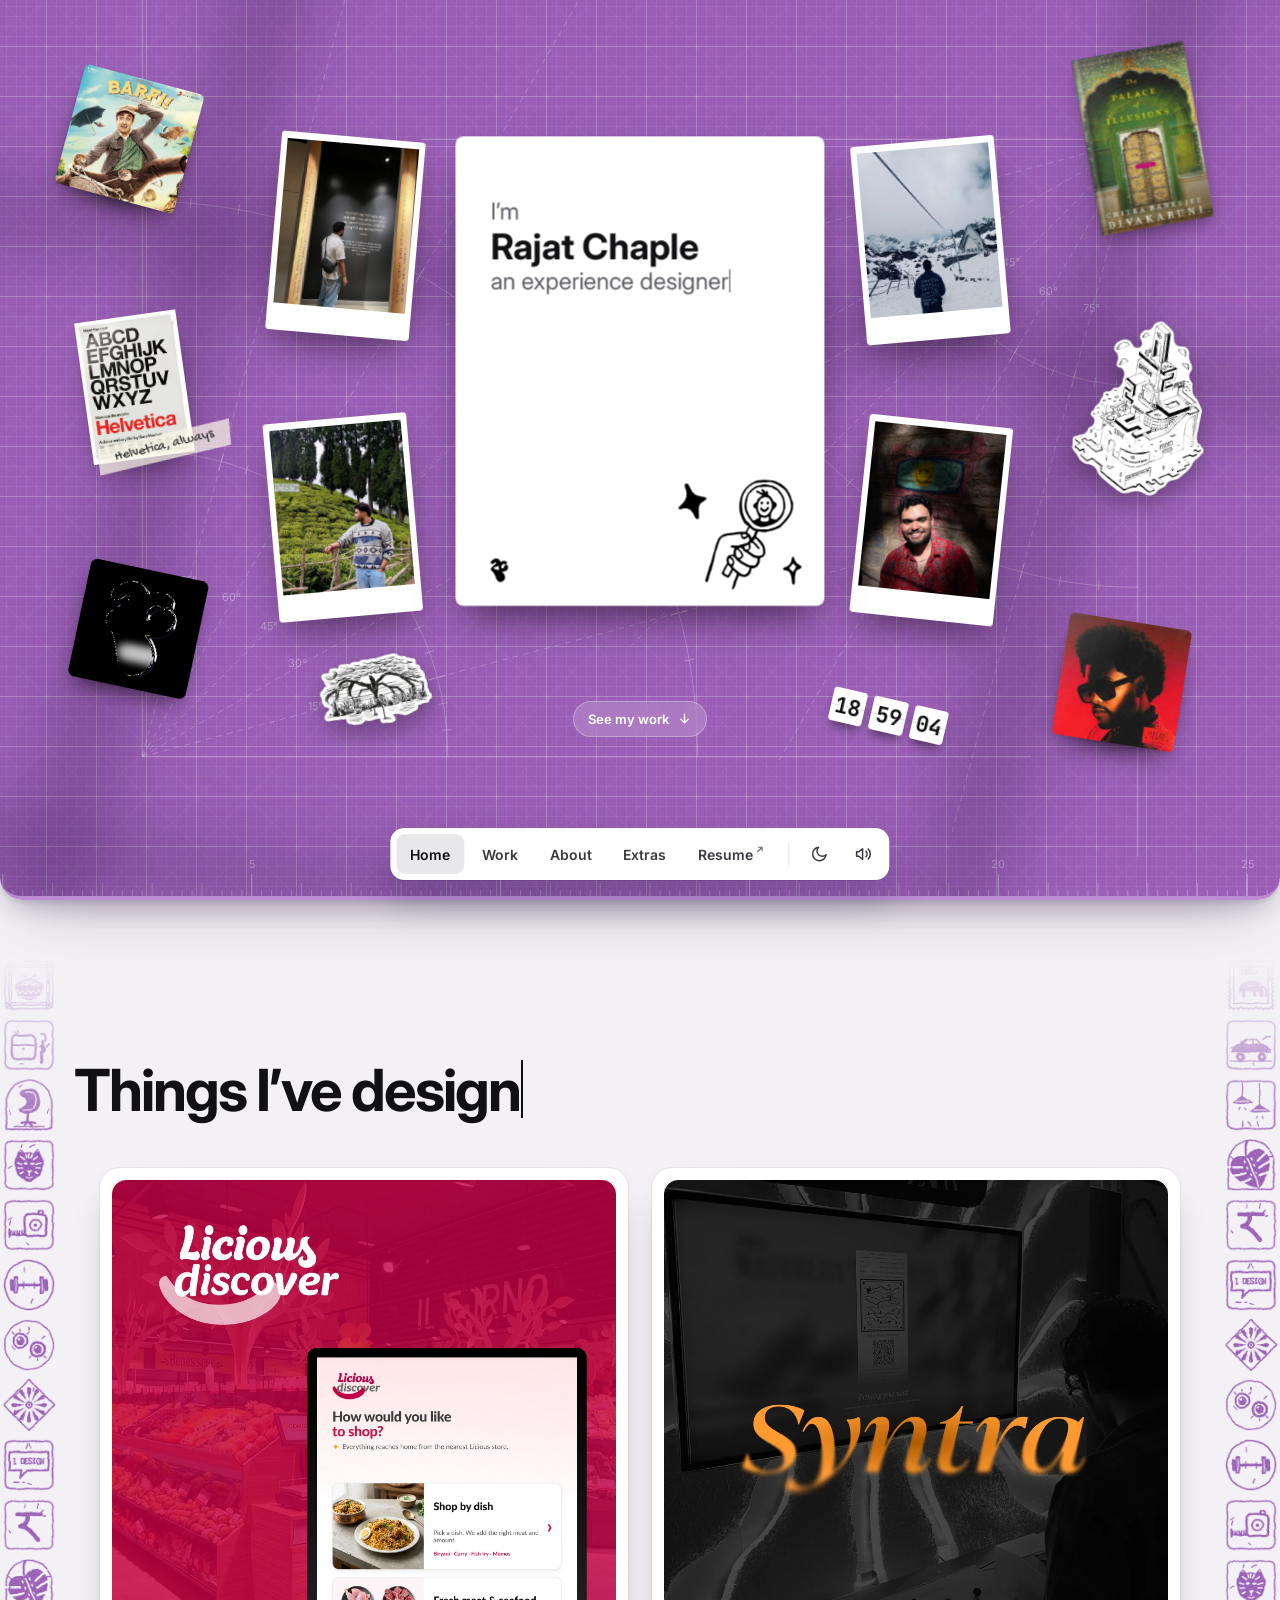
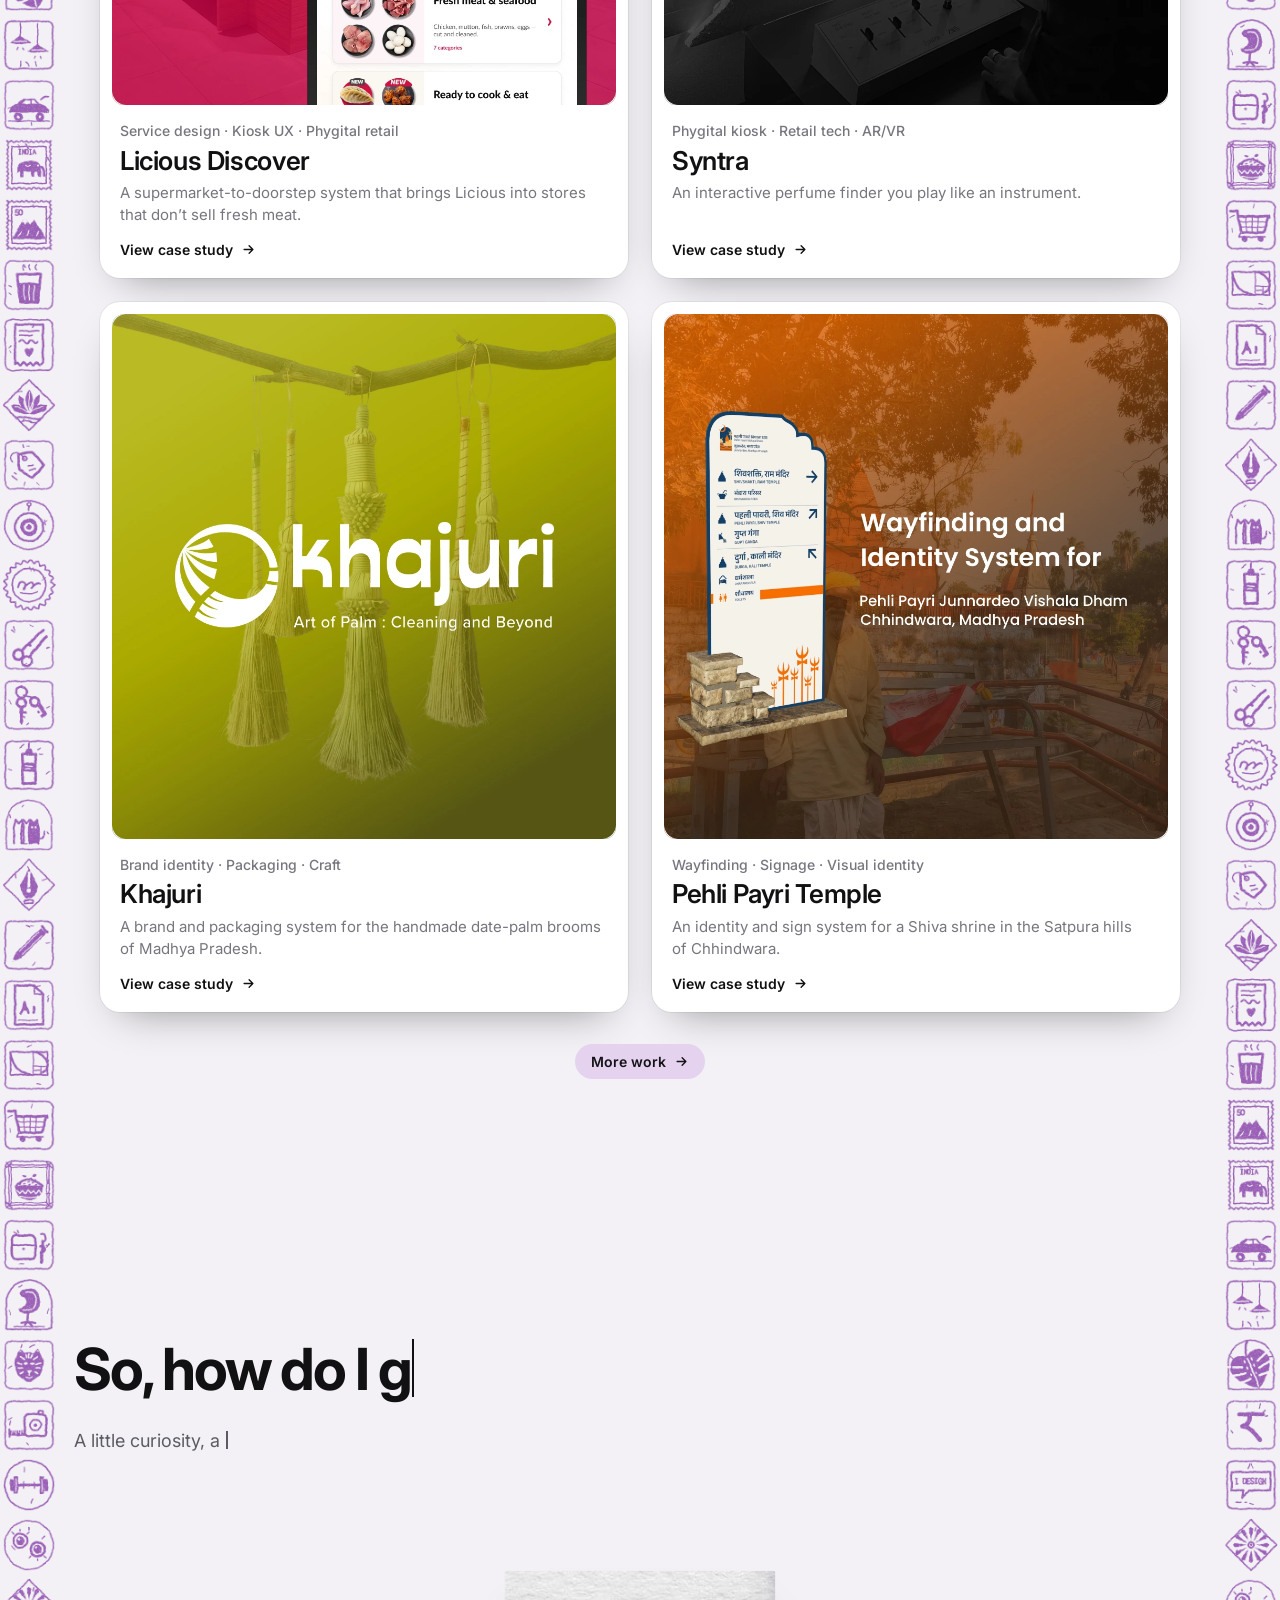
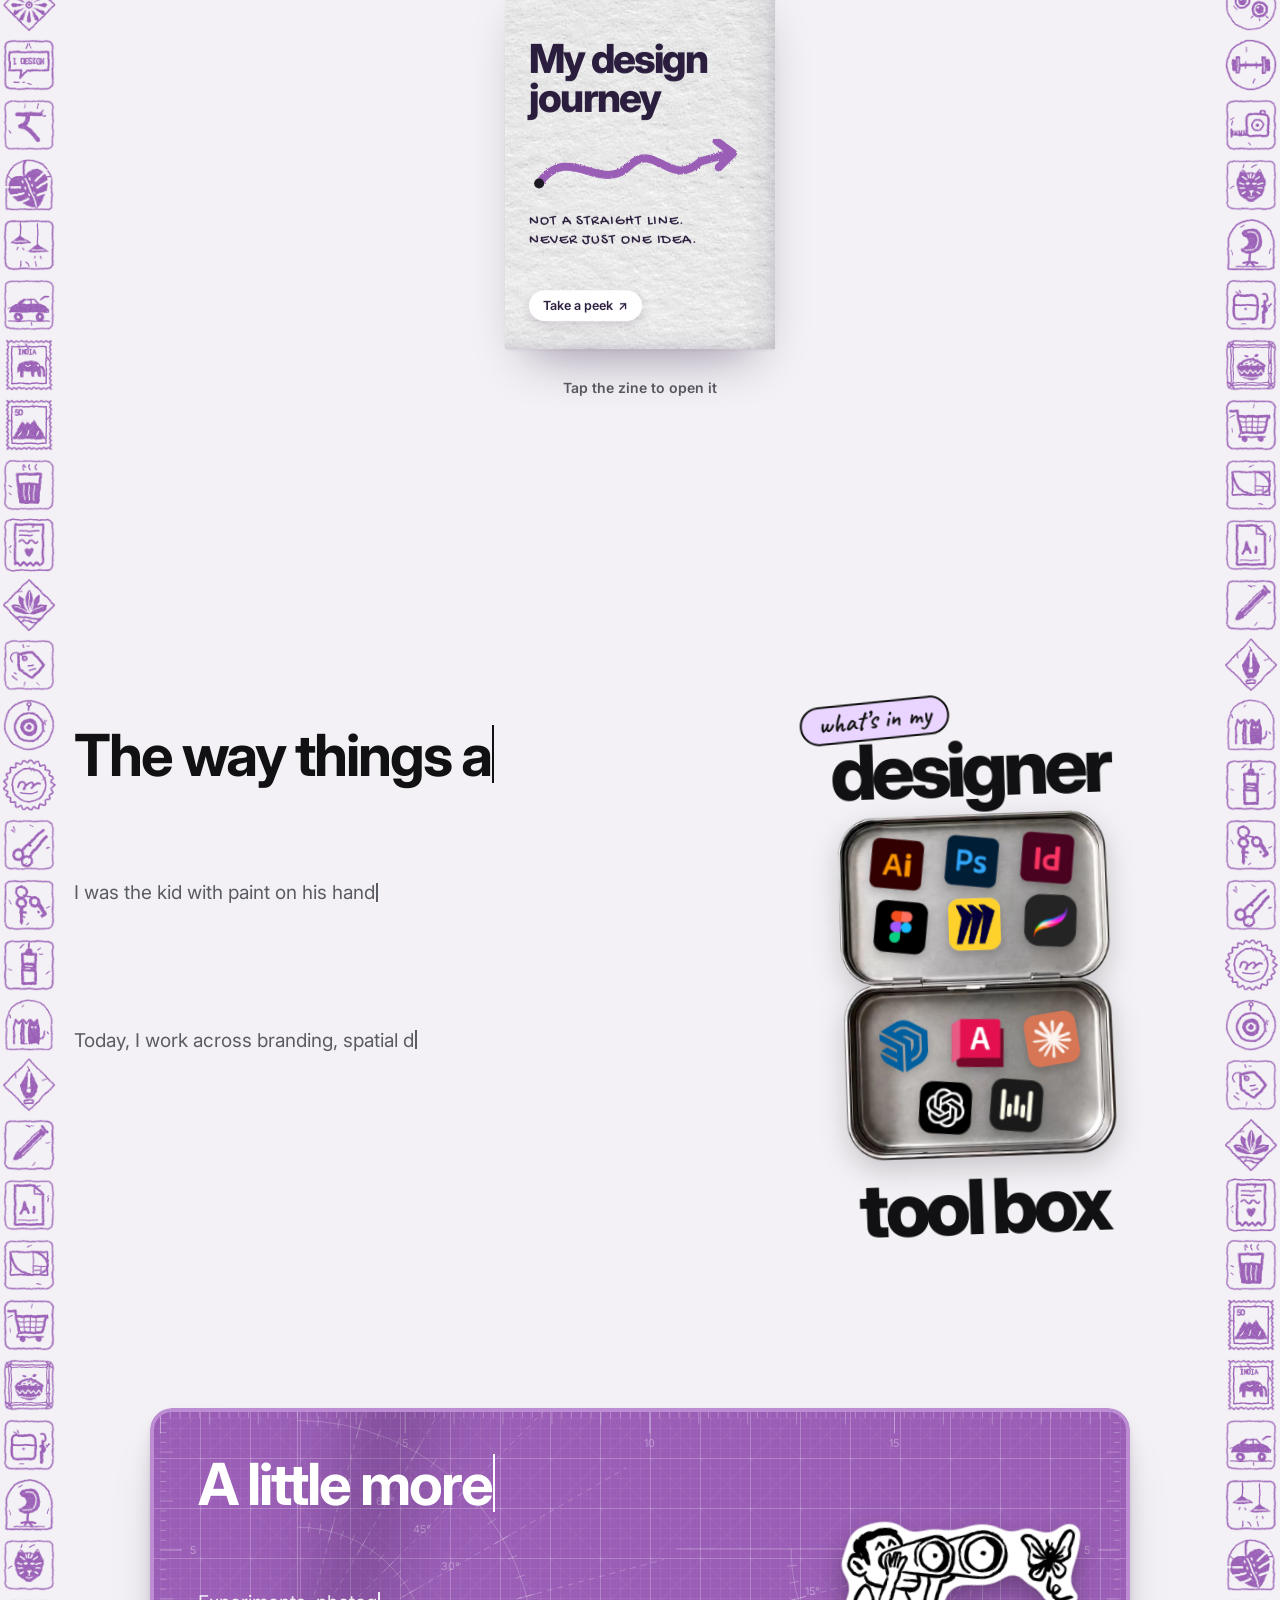
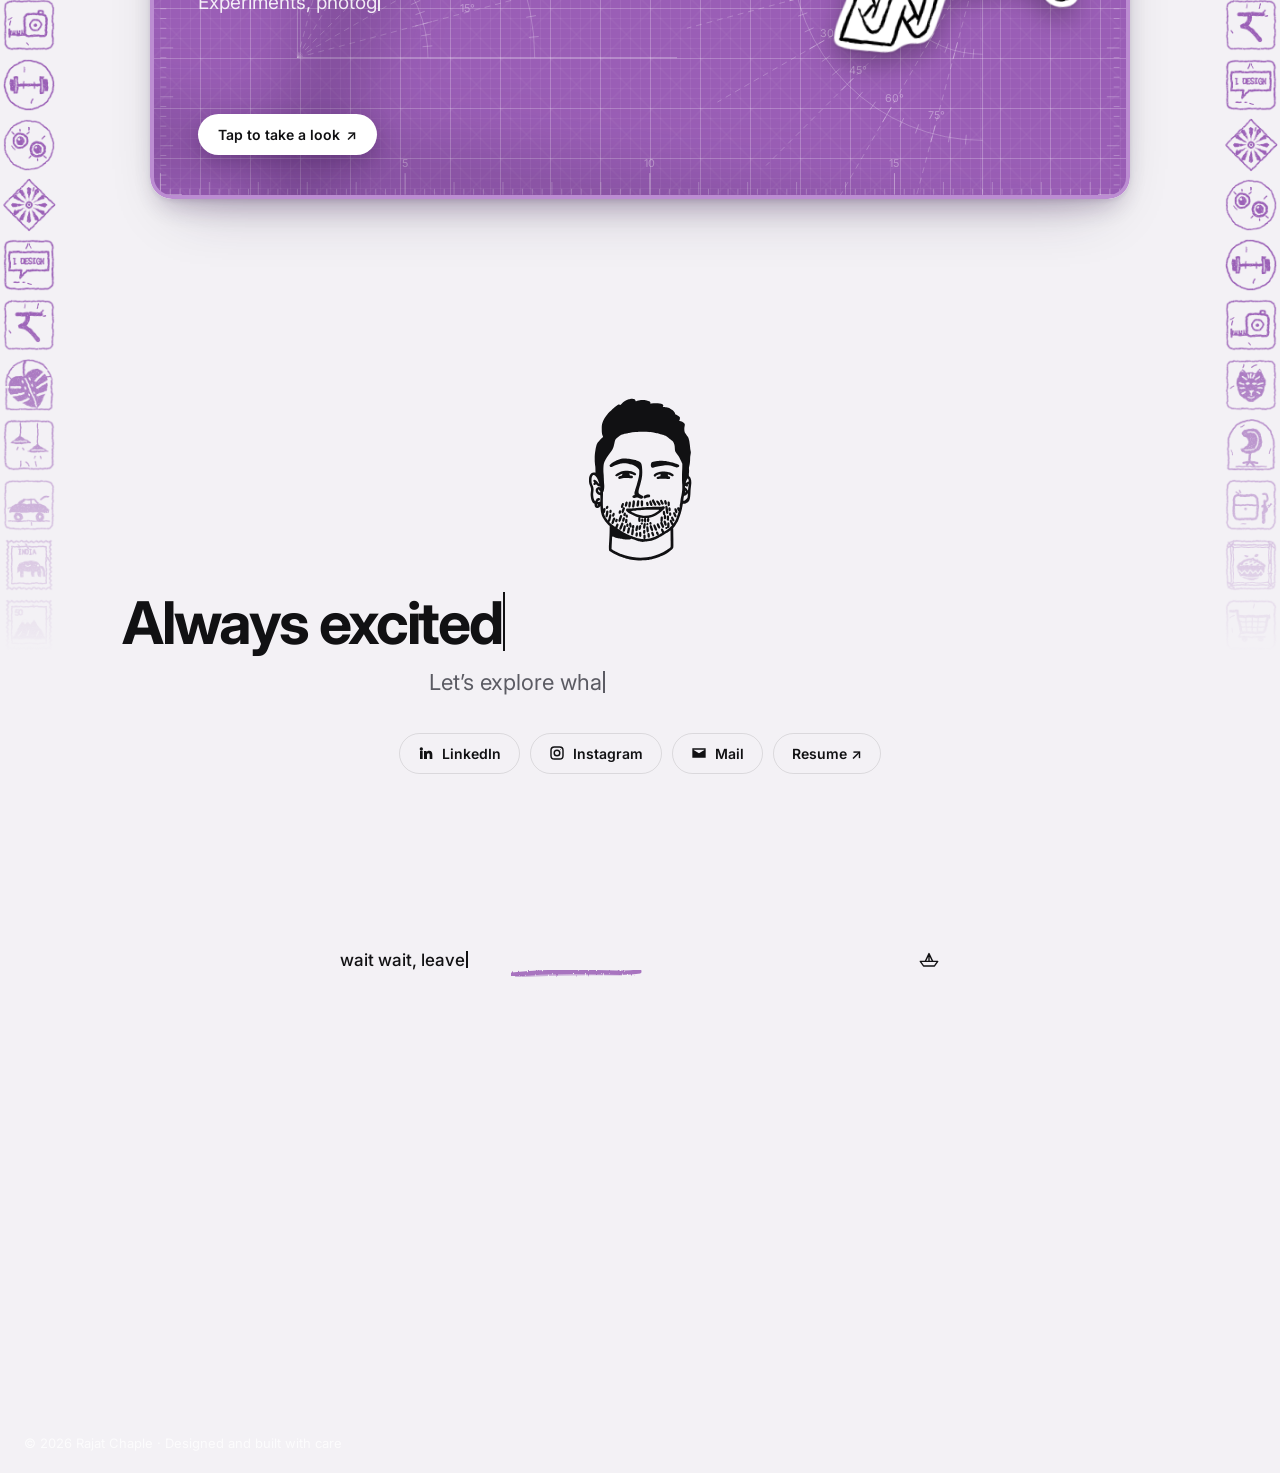
<file: index.html>
<!doctype html>
<html lang="en">
<head>
<meta charset="utf-8" />
<meta name="viewport" content="width=device-width, initial-scale=1, viewport-fit=cover" />
<link rel="icon" href="favicon.svg" type="image/svg+xml">
<link rel="icon" href="favicon-48.png" type="image/png" sizes="48x48">
<link rel="apple-touch-icon" href="apple-touch-icon.png">
<title>Rajat Chaple</title>
<link rel="preconnect" href="https://fonts.googleapis.com" />
<link rel="preconnect" href="https://fonts.gstatic.com" crossorigin />
<link href="https://fonts.googleapis.com/css2?family=Inter:ital,wght@0,200;0,300;0,400;0,500;0,600;0,700;0,800;1,300&family=JetBrains+Mono:wght@500;700&family=Caveat:wght@600&family=Gochi+Hand&family=Noto+Sans+Devanagari:wght@700&display=swap" rel="stylesheet" />
<!-- three.js r160 is kept in assets/vendor so the site never depends on an outside CDN -->
<script type="importmap">{"imports":{"three":"./assets/vendor/three/three.module.js","three/addons/":"./assets/vendor/three/addons/"}}</script>
<style>
/* =========================================================
   THEME TOKENS
   ========================================================= */
:root{
  --board:#9A5EB6;          /* violet cutting mat (day) */
  --board-edge:#BC8DD2;
  --grid:rgba(255,255,255,.19);
  --grid-fine:rgba(255,255,255,.06);
  --diag:rgba(255,255,255,.065);
  --shade:rgba(35,10,55,.50); /* window-light shadow bars */
  --card:#141416;
  --card-2:#1d1d20;
  --line:#2a2a2e;
  --text:#f4f4f5;
  --muted:#9a9aa3;
  --page:#0a0a0a;
  --dock:#151517;
  /* board cards (flip card, projects, clock): day mode = white with black text */
  --c-bg:#ffffff; --c-text:#111113; --c-strong:#000000; --c-muted:#5b5b63; --c-sub:#76767e; --c-faint:#9c9ca4;
  --c-ring:rgba(0,0,0,.06); --c-split:rgba(0,0,0,.12);
  --c-tip-bg:rgba(17,17,19,.78); --c-tip-line:rgba(255,255,255,.12);
  --dk-bg:#ffffff; --dk-fg:#3a3a40; --dk-strong:#111113; --dk-hover:#f2f2f4; --dk-on:#e8e8eb; --dk-line:#e4e4e7; --dk-ring:rgba(0,0,0,.08); --dk-shadow:rgba(10,20,40,.22);
}
html[data-theme="night"]{
  /* deeper shade of the same violet at night */
  --board:#643B7E; --board-edge:#8A62A3;
  --grid:rgba(255,255,255,.15); --grid-fine:rgba(255,255,255,.05); --diag:rgba(255,255,255,.05);
  --shade:rgba(20,5,35,.55);
  --c-bg:#141416; --c-text:#e7e7ea; --c-strong:#ffffff; --c-muted:#bebebe; --c-sub:#9a9aa3; --c-faint:#77777f;
  --c-ring:rgba(255,255,255,.04); --c-split:rgba(0,0,0,.6);
  --c-tip-bg:rgba(255,255,255,.18); --c-tip-line:rgba(255,255,255,.3);
  --dk-bg:#151517; --dk-fg:#cfcfd6; --dk-strong:#ffffff; --dk-hover:#232327; --dk-on:#26262a; --dk-line:#2c2c30; --dk-ring:rgba(255,255,255,.06); --dk-shadow:rgba(0,0,0,.45);
}
*{box-sizing:border-box}
html,body{margin:0;height:100%;background:var(--page);color:var(--text);
  font-family:Inter,system-ui,sans-serif;-webkit-font-smoothing:antialiased;overflow:hidden;
  overscroll-behavior:none}
img{display:block}
button{font:inherit;color:inherit}

/* =========================================================
   VIEWPORT + BOARD (the pannable "infinite" canvas)
   ========================================================= */
#viewport{position:fixed;inset:0;cursor:grab;touch-action:none;user-select:none;-webkit-user-select:none}
#viewport.panning{cursor:grabbing}
#board{position:absolute;left:50%;top:50%;width:3200px;height:2760px;will-change:transform}
.surface{position:absolute;inset:0;border-radius:10px;overflow:hidden;
  background:var(--board);border:4px solid var(--board-edge);transition:background .6s,border-color .6s}
/* 80px square grid */
.surface .g1{position:absolute;inset:0;background-size:50px 50px;background-position:-4px -4px;
  background-image:linear-gradient(90deg,var(--grid) 1px,transparent 0),linear-gradient(var(--grid) 1px,transparent 0),
   linear-gradient(90deg,var(--grid-fine) 1px,transparent 0),linear-gradient(var(--grid-fine) 1px,transparent 0);
  background-size:50px 50px,50px 50px,10px 10px,10px 10px}   /* 50px squares split into 10px */
/* diagonal "X" grid */
.surface .g2{position:absolute;inset:0;background-size:50px 50px;background-position:-2.5px -2.5px;
  background-image:
   linear-gradient(45deg,transparent 49.5%,var(--diag) 0,var(--diag) 50.5%,transparent 0),
   linear-gradient(-45deg,transparent 49.5%,var(--diag) 0,var(--diag) 50.5%,transparent 0)}
/* soft "sunlight through a window" shadow — the original uses a PNG, this is pure CSS */
.surface .marks{position:absolute;inset:0;width:100%;height:100%;pointer-events:none}
.surface .light{position:absolute;inset:-200px;opacity:.6;filter:blur(38px);pointer-events:none;
  background:
   repeating-linear-gradient(98deg,transparent 0 420px,var(--shade) 420px 470px,transparent 470px 900px),
   repeating-linear-gradient(8deg,transparent 0 260px,var(--shade) 260px 300px,transparent 300px 620px);
  mix-blend-mode:multiply;transform:skewX(-6deg)}

/* =========================================================
   ITEMS — everything on the board is an .item
   ========================================================= */
.item{position:absolute;left:0;top:0;transform-origin:center;will-change:transform;
  animation:enter .7s cubic-bezier(.2,.8,.2,1) both;animation-delay:calc(var(--i,0) * 90ms);
  cursor:grab}
.item.grabbed{cursor:grabbing}
.item[data-fixed]{cursor:auto;z-index:5}   /* fixed cards: can't be picked up */
.item .lift{transition:transform .25s cubic-bezier(.2,.8,.2,1),filter .25s}
.item.grabbed .lift{transform:scale(1.05);filter:drop-shadow(0 30px 40px rgba(0,0,0,.35))}
@keyframes enter{from{opacity:0;scale:.85}to{opacity:1;scale:1}}

/* ---------- Flip card (profile) — faces from Figma "Profile card (from site)" ---------- */
.flip-card{position:relative;width:calc(568px * var(--k,1));height:calc(722px * var(--k,1));cursor:pointer;outline:none}
.flip-card .flip-scale{position:absolute;left:0;top:0;width:568px;height:722px;transform:scale(var(--k,1));transform-origin:0 0;perspective:1800px}
.flip-card .flip-inner{position:absolute;inset:0;transform-style:preserve-3d;transition:transform .9s cubic-bezier(.3,1.25,.45,1)}
.flip-card.flipped .flip-inner{transform:rotateY(180deg)}
.flip-card:not(.flipped):hover .flip-inner{transform:rotateY(-4deg)}
.flip-card.flipped:hover .flip-inner{transform:rotateY(184deg)}
.flip-card:focus-visible .flip-scale{outline:3px solid #7dd3fc;outline-offset:6px;border-radius:14px}
.face{position:absolute;inset:0;background:var(--c-bg);transition:background .5s;border-radius:12px;backface-visibility:hidden;-webkit-backface-visibility:hidden;overflow:hidden;
  box-shadow:0 30px 60px -20px rgba(0,0,0,.6),0 0 0 1px var(--c-ring)}
.face.back{transform:rotateY(180deg)}
.face .mark{color:var(--c-strong);position:absolute;left:270px;top:654px;width:27px;height:36px}
/* front face: left-aligned; each line sits on the baseline from the Figma frame (top = baseline − 0.864 × size, Inter) */
.front-text{position:absolute;inset:0;margin:0;color:var(--c-muted);transition:color .5s}
.front-text>span{position:absolute;left:54px;line-height:1;white-space:nowrap}
.front-text .im{top:98px;font-size:36px}
.front-text .nm{top:142.3px;font-size:55px;font-weight:700;color:var(--c-text)}
.front-text .role{top:204px;font-size:36px}
.front-text .desc{top:308.3px;width:434px;font-size:28px;line-height:43px;white-space:normal}
.front-text b{font-weight:600;color:var(--c-strong)}
/* white → soft pink fade on the name and the highlighted words */
.face.front .mark{left:54px;top:650px}
.card-hello,.card-illus{position:absolute;background:var(--c-strong);-webkit-mask:var(--m) center/contain no-repeat;mask:var(--m) center/contain no-repeat;transition:background .5s}
.card-hello{--m:url("assets/card-hello.svg");left:387px;top:82px;width:85px;height:84px;z-index:3;transform:scale(0) rotate(-14deg);transform-origin:22% 92%;transition:transform .45s cubic-bezier(.3,1.7,.5,1),background .5s}
.card-hello.on{transform:none}
.card-illus{--m:url("assets/card-illus.svg");left:328px;top:518px;width:221px;height:191px}
@media (prefers-reduced-motion:reduce){.card-hello{transform:none;transition:none}}
.face.back .mark{left:506px;top:654px}
.card-flower{position:absolute;left:90px;bottom:0;width:97px;height:281px;background:var(--c-strong);transition:background .5s;
  -webkit-mask:url("assets/card-flower.svg") bottom/contain no-repeat;mask:url("assets/card-flower.svg") bottom/contain no-repeat}
/* typewriter: every character is laid out from the start (no reflow), then revealed one by one */
.front-text .ch{visibility:hidden}
.front-text .ch.on{visibility:visible}
.caret{display:inline-block;width:0;height:1em;vertical-align:-.12em;position:relative}
.caret::after{content:"";position:absolute;left:1px;top:0;bottom:0;width:2px;background:var(--c-strong);animation:caretBlink 1s steps(1) infinite}
.caret.done{opacity:0;transition:opacity .6s}
@keyframes caretBlink{50%{opacity:0}}
/* Figma-style selection around "I’m / Rajat Chaple / an experience designer" */
.front-text .dev{font-family:"Noto Sans Devanagari",Inter,sans-serif;font-weight:700}   /* र / च in the name */
.back-text{position:absolute;left:54px;top:39px;width:441px;color:var(--c-text);font-size:55px;line-height:70px;font-weight:200;letter-spacing:0}
.back-text b{font-weight:700}
.back-text i{font-weight:300;font-style:italic}
.flip-tip{position:absolute;left:0;top:0;z-index:5;pointer-events:none;display:flex;align-items:center;gap:6px;padding:7px 12px;border-radius:999px;
  background:var(--c-tip-bg);backdrop-filter:blur(10px);-webkit-backdrop-filter:blur(10px);border:1px solid var(--c-tip-line);
  color:#fff;font:600 13px/1 Inter,sans-serif;white-space:nowrap;box-shadow:0 8px 20px rgba(0,0,0,.35);
  translate:14px 14px;opacity:0;scale:.7;transition:opacity .2s,scale .2s}
.flip-card:hover .flip-tip{opacity:1;scale:1}
.flip-tip svg{width:14px;height:14px}
.flip-tap{display:none}
@media (hover:none){.flip-tip{display:none}
  .flip-tap{display:flex;position:absolute;left:50%;bottom:-40px;translate:-50% 0;align-items:center;gap:6px;padding:6px 11px;border-radius:999px;
    background:#151517;color:#fff;font:600 12px/1 Inter,sans-serif;white-space:nowrap}
  .flip-tap svg{width:13px;height:13px}}

/* ---------- Projects: one card per project, all visible at once ---------- */
.projects{width:min(1080px,100vw - 32px);display:flex;flex-direction:column;align-items:center;gap:32px}
.pj-grid{width:100%;display:grid;grid-template-columns:1fr 1fr;gap:24px}
.pj-card{display:flex;flex-direction:column;min-width:0;padding:12px;border-radius:20px;background:var(--c-bg);color:var(--c-text);text-decoration:none;
  box-shadow:0 18px 40px -22px rgba(0,0,0,.45),0 0 0 1px var(--c-ring);transition:transform .45s cubic-bezier(.2,.8,.2,1),background .5s,box-shadow .25s}
.pj-card.pre{transform:translateY(24px)}   /* soft rise as it scrolls in; never hidden, so no project can be missed */
.pj-card:focus-visible{outline:2px solid #7dd3fc;outline-offset:3px}
.pj-img{position:relative;aspect-ratio:480/500;border-radius:12px;overflow:hidden}
.pj-img img{display:block;width:100%;height:100%;object-fit:cover;object-position:50% 0;transition:filter .45s,transform .45s}
/* hover: the cover blurs and the project summary fades in over it */
.pj-desc{position:absolute;inset:0;display:flex;align-items:center;padding:28px 32px;color:#fff;font-size:15px;line-height:1.55;font-weight:500;text-wrap:pretty;opacity:0;transition:opacity .35s;pointer-events:none}
.pj-info{flex:1;display:flex;flex-direction:column;align-items:flex-start;padding:16px 8px 8px}
.pj-tag{font-size:14px;line-height:1.4;font-weight:500;color:var(--c-sub)}
.pj-title{font-size:26px;font-weight:600;line-height:1.2;letter-spacing:-.015em;margin:4px 0 0}
.pj-blurb{font-size:15px;line-height:1.5;color:var(--c-sub);margin:6px 0 14px;text-wrap:pretty}
.pj-go{display:inline-flex;align-items:center;gap:8px;margin-top:auto;font-size:14px;font-weight:600}
.pj-go svg{width:15px;height:15px;transition:transform .2s}
@media(hover:hover){
  .pj-card:hover{transform:translateY(-4px)}
  .pj-card:hover .pj-img img{filter:blur(16px) brightness(.45);transform:scale(1.08)}
  .pj-card:hover .pj-desc{opacity:1}
  .pj-card:hover .pj-go svg{transform:translateX(3px)}
}
.pj-card:focus-visible .pj-img img{filter:blur(16px) brightness(.45);transform:scale(1.08)}
.pj-card:focus-visible .pj-desc{opacity:1}
.pj-more{all:unset;display:inline-flex;align-items:center;gap:8px;padding:9px 16px;border-radius:999px;cursor:pointer;
  font-size:14px;font-weight:600;color:#141416;background:#E4D2EE;transition:background .2s}
.pj-more:hover{background:#d9c1e6}
.pj-more svg{width:15px;height:15px;transition:transform .2s}
.pj-more:hover svg{transform:translateX(3px)}
.pj-more:focus-visible{outline:2px solid #7dd3fc;outline-offset:3px}
@media(max-width:760px){ .pj-grid{grid-template-columns:1fr;gap:18px} .pj-title{font-size:22px} }

/* ---------- Profile card (social post) ---------- */
.profile{width:568px;max-width:92vw;background:var(--card);border-radius:12px;padding:24px;
  box-shadow:0 30px 60px -20px rgba(0,0,0,.6),0 0 0 1px var(--c-ring)}
.p-head{display:flex;align-items:center;gap:14px}
.avatar{width:48px;height:48px;border-radius:50%;flex:none;display:grid;place-items:center;font-weight:700;
  background:conic-gradient(from 200deg,#ff7a59,#ffcb47,#5ad1a0,#4c8dff,#b56cff,#ff7a59);color:#111;overflow:hidden}
.avatar img{width:100%;height:100%;object-fit:cover}
.p-name{font-weight:600;font-size:18px;line-height:1.2}
.p-role{color:var(--muted);font-size:14px;font-weight:500}
.p-logo{margin-left:auto;width:36px;height:36px}
.p-body{margin-top:18px;font-size:15px;line-height:1.6;color:#e7e7ea}
.p-body p{margin:0 0 12px}
.serif{font:inherit}
.links{display:flex;flex-wrap:wrap;gap:8px;margin-top:16px}
.btn{display:inline-flex;align-items:center;gap:8px;padding:8px 12px;border-radius:7px;background:var(--card-2);
  color:var(--text);text-decoration:none;font-size:13px;font-weight:600;border:0;cursor:pointer;transition:background .15s,transform .15s}
.btn:hover{background:#29292d}
.btn:active{transform:scale(.96)}
.btn svg{width:15px;height:15px}
.sep{border:0;border-top:1px dashed #333;margin:22px 0 16px}
.xp{display:flex;flex-direction:column;gap:6px}
.xp-row{display:flex;align-items:center;gap:12px;padding:6px;margin:0 -6px;border-radius:8px;transition:background .15s}
.xp-row:hover{background:#1b1b1e}
.xp-sq{width:32px;height:32px;border-radius:4px;flex:none}
.xp-t{font-weight:600;font-size:14px}
.xp-s{color:var(--muted);font-size:12.5px}
.xp-d{margin-left:auto;font-family:"JetBrains Mono",monospace;font-size:11px;color:#bdbdc4;
  background:#1f1f22;border:1px solid #2c2c30;border-radius:5px;padding:3px 7px;white-space:nowrap}
.card-title{font-size:13px;color:var(--muted);font-weight:600;text-transform:uppercase;letter-spacing:.08em;margin-bottom:10px}

/* ---------- Polaroid (Aceternity-style draggable card w/ 3D tilt + glare) ---------- */
.polaroid{perspective:900px}
.polaroid .tilt{background:#fff;padding:9px 9px 40px;border-radius:4px;box-shadow:0 20px 40px -10px rgba(0,0,0,.45);
  transform-style:preserve-3d;transition:transform .2s ease-out;position:relative;overflow:hidden}
.polaroid img{width:180px;height:225px;object-fit:cover;pointer-events:none;background:#ddd}
.polaroid .cap{position:absolute;left:0;right:0;bottom:9px;text-align:center;font-family:Caveat,cursive;font-size:20px;color:#333}
.hero .polaroid .tilt{padding:8px 7px 32px}
.hero .polaroid img{width:152px;height:190px}
.polaroid .glare{position:absolute;inset:0;pointer-events:none;opacity:0;transition:opacity .2s;
  background:radial-gradient(circle at var(--gx,50%) var(--gy,50%),rgba(255,255,255,.55),transparent 55%)}

/* ---------- Pinned images on the mat ---------- */
.pin .pf{position:relative;transition:transform .35s cubic-bezier(.3,1.4,.5,1)}
.pin:hover .pf{transform:scale(1.035)}
.pin img{display:block;pointer-events:none;user-select:none}
.pin.print .pf{background:#fff;padding:8px 8px 34px;border-radius:2px;box-shadow:0 18px 32px -14px rgba(0,0,0,.5),0 2px 4px rgba(0,0,0,.08)}
.pin.poster .pf{box-shadow:0 20px 36px -14px rgba(0,0,0,.55),0 2px 4px rgba(0,0,0,.1)}
.pin.poster .pf::before{content:"";position:absolute;left:50%;top:-11px;width:78px;height:24px;translate:-50% 0;rotate:var(--tape,-3deg);z-index:1;
  background:rgba(250,246,230,.72);box-shadow:0 1px 2px rgba(0,0,0,.08);clip-path:polygon(3% 0,100% 6%,97% 100%,0 94%)}   /* washi tape */

.pin .pcap{position:absolute;left:0;right:0;bottom:6px;text-align:center;font:600 19px/1 Caveat,cursive;color:#3a3a3a;white-space:nowrap}
/* posters have no white border, so their caption is written on the washi tape */
.pin.poster .pf::before{content:attr(data-cap);width:auto;height:auto;padding:5px 12px 4px;white-space:nowrap;font:600 16px/1 Caveat,cursive;color:#3a3a3a;top:-13px}

/* the washi tape can sit on the bottom edge instead (data-tape="bottom") */
.pin.poster .pf[data-tape="bottom"]::before{top:auto;bottom:-6px;left:4px;translate:0 0;rotate:-6deg;width:160px;height:32px;box-sizing:border-box;padding:7px 0 0;
  text-align:center;font:400 16px/1 "Gochi Hand",cursive;color:#3a3a3a}

/* ---------- Die-cut sticker ---------- */
.sticker img{display:block;pointer-events:none;user-select:none;filter:drop-shadow(0 12px 14px rgba(0,0,0,.26)) drop-shadow(0 1px 1.5px rgba(0,0,0,.18));
  transition:transform .35s cubic-bezier(.3,1.4,.5,1)}
.item:hover .sticker img{transform:scale(1.04) rotate(-1.5deg)}

/* ---------- Album covers (ref: andregs.com) — tap slides the sleeve off and the record spins ---------- */
.alb{position:relative;width:142px;height:142px}
.alb .disc{position:absolute;inset:5px;border-radius:50%;box-shadow:0 14px 26px -10px rgba(0,0,0,.6);
  background:repeating-radial-gradient(circle,rgba(255,255,255,.05) 0 1px,transparent 1px 4px),radial-gradient(circle,#2b2b2e 0 36%,#121214 37%,#1d1d20 60%,#0b0b0c 100%);
  animation:albSpin 2.6s linear infinite paused}
.alb .disc::after{content:"";position:absolute;inset:0;border-radius:50%;background:conic-gradient(from 30deg,transparent 0 15%,rgba(255,255,255,.08) 20%,transparent 26% 65%,rgba(255,255,255,.06) 70%,transparent 76%)}
.alb .lbl{position:absolute;left:50%;top:50%;width:40%;height:40%;translate:-50% -50%;border-radius:50%;overflow:hidden;border:2px solid rgba(0,0,0,.5)}
.alb .lbl img{width:100%;height:100%;object-fit:cover;pointer-events:none}
.alb .lbl::after{content:"";position:absolute;left:50%;top:50%;width:8px;height:8px;translate:-50% -50%;border-radius:50%;background:#0b0b0c}
.alb .sleeve{position:absolute;inset:0;border-radius:6px;overflow:hidden;box-shadow:0 18px 30px -12px rgba(0,0,0,.55),0 2px 4px rgba(0,0,0,.1);
  transition:transform .6s cubic-bezier(.3,1.15,.4,1)}
.alb .sleeve img{display:block;width:100%;height:100%;object-fit:cover;pointer-events:none}
.alb .sleeve::after{content:"";position:absolute;inset:0;background:linear-gradient(120deg,rgba(255,255,255,.16),transparent 40%)}
.alb.open .sleeve{transform:translateX(calc(var(--dir) * 46%))}
.alb.open .disc{animation-play-state:running}
@keyframes albSpin{to{transform:rotate(360deg)}}
.alb .tip{position:absolute;left:50%;top:calc(100% + 10px);translate:-50% 4px;opacity:0;pointer-events:none;white-space:nowrap;z-index:2;
  padding:6px 11px;border-radius:7px;background:#111113;color:#fff;font-size:12.5px;line-height:1.3;text-align:center;box-shadow:0 6px 16px rgba(0,0,0,.25);transition:opacity .2s,translate .2s}
.alb .tip b{display:block;font-weight:600}.alb .tip span{color:#a1a1aa}
.item:hover .alb .tip{opacity:1;translate:-50% 0}
@media (prefers-reduced-motion:reduce){.alb .disc{animation:none}.alb .sleeve{transition:none}}

/* ---------- Designer toolbox (ref: "what's in my designer tool box") ---------- */
.toolbox{position:relative;width:460px;height:600px;cursor:pointer}   /* no card — sits straight on the mat */
.tb-pill{position:absolute;left:62px;top:34px;rotate:-4deg;padding:3px 16px 5px;border:2.5px solid #111;border-radius:999px;background:#e9d5ff;
  font:600 27px/1 Caveat,cursive;color:#111;z-index:3}
.tb-big{position:absolute;left:0;right:0;text-align:center;font:800 76px/1 Inter,sans-serif;letter-spacing:-.06em;color:var(--tb-text);transition:color .5s}
.tb-big.t1{top:66px}.tb-big.t2{top:504px}
.tb-tin{position:absolute;left:95px;top:150px;width:270px;height:auto;pointer-events:none;filter:drop-shadow(0 10px 14px rgba(0,0,0,.18))}
.tb-logo{position:absolute;left:0;top:0;width:52px;height:52px;object-fit:contain;pointer-events:none;z-index:4;opacity:0;
  filter:drop-shadow(0 4px 5px rgba(0,0,0,.22))}
.tb-tap{position:absolute;right:16px;bottom:12px;font:600 17px/1 Caveat,cursive;color:var(--tb-text);opacity:0;transition:opacity .3s}
.toolbox:hover .tb-tap{opacity:1}

/* ---------- 3D book ---------- */
.book{perspective:600px}
.book .b3d{position:relative;transform-style:preserve-3d;transform-origin:left;transition:transform .3s ease-out;animation:bookIn 1s ease 1}
.item:hover .book .b3d,.book .b3d:hover{transform:rotateY(-22deg) scale(1.03) translateX(-2px)}
@keyframes bookIn{from{transform:rotateY(-30deg)}to{transform:rotateY(0)}}
.book .front{position:absolute;inset:0;border-radius:2px 4px 4px 2px;transform:translateZ(var(--hd));overflow:hidden;
  box-shadow:0 1px 1px rgba(0,0,0,.02),0 4px 8px -4px rgba(0,0,0,.1),0 16px 24px -8px rgba(0,0,0,.03);
  display:flex;flex-direction:column;justify-content:space-between;padding:14px 14px 12px 18px}
.book .front::before{content:"";position:absolute;left:0;top:0;bottom:0;width:8px;background:linear-gradient(90deg,rgba(0,0,0,.25),rgba(255,255,255,.12),transparent)}
.book .front.cover{padding:0}
.book .front.cover img{position:absolute;inset:0;width:100%;height:100%;object-fit:cover;pointer-events:none}
.book .front.cover::before{z-index:1;width:14px;background:linear-gradient(90deg,rgba(0,0,0,.35),rgba(255,255,255,.18) 35%,rgba(0,0,0,.18) 60%,transparent)}
.book .front.cover::after{content:"";position:absolute;inset:0;z-index:1;pointer-events:none;
  background:linear-gradient(115deg,rgba(255,255,255,.22) 0%,rgba(255,255,255,0) 32%,rgba(0,0,0,0) 70%,rgba(0,0,0,.18) 100%)}
.book .pages{position:absolute;left:0;top:3px;background:linear-gradient(90deg,#fff,#f2f2f2,#fff);
  background-size:4px 100%;background-image:repeating-linear-gradient(90deg,#fff 0 2px,#e9e9e9 2px 3px)}
.book .back{position:absolute;inset:0;border-radius:2px 4px 4px 2px;transform:translateZ(calc(var(--hd) * -1));box-shadow:0 10px 20px rgba(0,0,0,.3)}
.book .bt{font-weight:800;line-height:1.02;font-size:19px;letter-spacing:-.02em;position:relative}
.book .ba{font-size:11px;font-weight:600;opacity:.8;position:relative}

/* ---------- Other-work cards (Extras mat) ---------- */
.work-card{position:relative;display:block;width:296px;height:386px;padding:78px 22px 22px;border-radius:30px;background:#fff center/cover no-repeat;
  color:#141416;text-decoration:none;box-shadow:0 30px 50px -20px rgba(30,0,50,.5);transition:transform .35s cubic-bezier(.3,1.4,.5,1)}
.item:hover .work-card{transform:translateY(-6px) scale(1.02)}
.wc-t{display:block;font-size:30px;line-height:1.1;font-weight:600;letter-spacing:-.01em}
.work-card.art{padding:20px 30px 30px}   /* a card with its own artwork (exported from Figma); colours come from WORKS */
.wc-m{display:block;min-height:13px;margin-bottom:6px;font-size:11px;line-height:1.2;font-weight:500;letter-spacing:.08em;text-transform:uppercase;opacity:.7}
.wc-d{display:block;margin-top:8px;max-width:236px;font-size:13px;line-height:1.4;opacity:.85}

/* ---------- Flip clock ---------- */
.clock{display:flex;gap:18px;padding:18px}
.hero-clock{zoom:.42}
.hero-logo{zoom:.46}
.flip{position:relative;width:96px;height:96px;border-radius:10px;font-family:"JetBrains Mono",monospace;font-weight:700;font-size:60px;
  perspective:400px;box-shadow:0 20px 30px -10px rgba(0,0,0,.5)}
.flip .h{position:absolute;inset:0;display:grid;place-items:center;background:var(--c-bg);color:var(--c-text);border-radius:10px;backface-visibility:hidden}
.flip .t{clip-path:polygon(0 0,100% 0,100% 50%,0 50%)}
.flip .b{clip-path:polygon(0 50%,100% 50%,100% 100%,0 100%)}
.flip .ft{z-index:3;transform-origin:50% 50%}
.flip .fb{z-index:3;transform-origin:50% 50%;transform:rotateX(90deg)}
.flip.go .ft{animation:flipTop .3s ease-in forwards}
.flip.go .fb{animation:flipBottom .3s ease-out .3s forwards}
.flip::after{content:"";position:absolute;left:0;right:0;top:50%;height:2px;margin-top:-1px;background:var(--c-split);z-index:4}
@keyframes flipTop{to{transform:rotateX(-90deg)}}
@keyframes flipBottom{to{transform:rotateX(0)}}

/* ---------- Logo material tile (scrub through renders of the mark) ---------- */
.logo-tile{width:300px;height:300px;border-radius:18px;overflow:hidden;background:#000;position:relative;cursor:none;
  box-shadow:0 30px 50px -20px rgba(0,0,0,.6)}
.logo-tile canvas{width:100%;height:100%;display:block;pointer-events:none}
.logo-tile .scrub{position:absolute;left:0;top:0;width:48px;height:48px;margin:-24px 0 0 -24px;border-radius:50%;pointer-events:none;
  background:rgba(255,255,255,.18);backdrop-filter:blur(10px);-webkit-backdrop-filter:blur(10px);border:1px solid rgba(255,255,255,.3);
  box-shadow:0 8px 20px rgba(0,0,0,.35);display:flex;align-items:center;justify-content:center;gap:4px;color:#fff;
  opacity:0;scale:.6;transition:opacity .2s,scale .2s}
.logo-tile:hover .scrub{opacity:1;scale:1}
.logo-tile .scrub svg{width:12px;height:12px}
.logo-tile .mat{position:absolute;left:12px;bottom:10px;font:600 11px/1 "JetBrains Mono",monospace;color:rgba(255,255,255,.55);
  letter-spacing:.06em;text-transform:uppercase;opacity:0;transition:opacity .2s;pointer-events:none}
.logo-tile:hover .mat{opacity:1}

/* ---------- Garden panel (opens at #garden) ---------- */
#garden{position:fixed;inset:0;z-index:40;display:grid;place-items:center;background:rgba(8,12,20,.55);
  backdrop-filter:blur(6px);-webkit-backdrop-filter:blur(6px);opacity:0;pointer-events:none;transition:opacity .25s}
#garden.open{opacity:1;pointer-events:auto}
#garden .gm{position:relative;width:min(94vw,calc(88vh * 1.6));aspect-ratio:1440/900;background:#F9F0DC;border-radius:20px;overflow:hidden;
  box-shadow:0 40px 80px rgba(0,0,0,.5);transform:translateY(16px) scale(.97);transition:transform .35s cubic-bezier(.2,.8,.2,1)}
#garden.open .gm{transform:none}
#garden iframe{position:absolute;inset:0;width:100%;height:100%;border:0;display:block}
#garden .gm-x{position:absolute;top:12px;right:12px;z-index:2;width:38px;height:38px;border-radius:50%;border:0;cursor:pointer;
  background:#151517;color:#fff;font-size:20px;line-height:1;display:grid;place-items:center;box-shadow:0 6px 14px rgba(0,0,0,.3);transition:transform .15s}
#garden .gm-x:hover{transform:scale(1.08)}
@media (max-width:700px){#garden .gm{width:100vw;height:100dvh;aspect-ratio:auto;border-radius:0}
  #garden iframe{top:52px;height:calc(100% - 52px)}   /* phones: the close button gets its own strip above the garden */
  #garden .gm-x{top:8px;right:12px;width:36px;height:36px}}

/* ---------- Fake multiplayer cursor ---------- */
#ghost{position:absolute;left:0;top:0;z-index:9999;pointer-events:none;transition:transform 2.4s cubic-bezier(.45,.05,.25,1)}
#ghost .nm{margin:2px 0 0 14px;background:#0ea5e9;color:#fff;font-size:13px;font-weight:600;padding:3px 9px;border-radius:999px;width:max-content}

/* =========================================================
   CHROME — hint pill, dock, sheets
   ========================================================= */
#hint{position:fixed;left:50%;bottom:92px;translate:-50% 0;background:var(--dk-bg);color:var(--dk-strong);font-size:13px;font-weight:600;
  padding:7px 12px;border-radius:999px;display:flex;gap:8px;align-items:center;box-shadow:0 10px 20px rgba(0,0,0,.3),0 0 0 1px var(--dk-ring);
  transition:opacity .4s,transform .4s,background .4s,color .4s;z-index:20;pointer-events:none}
#hint.gone{opacity:0;transform:translateY(8px)}
#dock{position:fixed;left:50%;bottom:20px;translate:-50% 0;display:flex;align-items:center;gap:4px;padding:6px;background:var(--dk-bg);transition:background .4s;
  border-radius:14px;box-shadow:0 20px 40px var(--dk-shadow),0 0 0 1px var(--dk-ring);z-index:20}
#dock .d{height:40px;min-width:40px;padding:0 10px;border:0;background:transparent;border-radius:9px;display:flex;gap:7px;align-items:center;justify-content:center;
  cursor:pointer;color:var(--dk-fg);font-size:14px;font-weight:600;position:relative;transition:background .15s,color .15s,transform .15s}
#dock .d:hover{background:var(--dk-hover);color:var(--dk-strong)}
#dock .d:active{transform:scale(.92)}
#dock .d.on{background:var(--dk-on);color:var(--dk-strong)}
#dock .d svg{width:18px;height:18px}
#dock .d.t{padding:0 14px;font-size:14px;font-weight:600;letter-spacing:-.005em;text-decoration:none}
#dock .d.t .ext{width:9px;height:9px;align-self:flex-start;margin:11px 0 0 -4px;opacity:.75}   /* thin arrow tucked into the top-right of "Resume" */
#dock .d.t:hover .ext{opacity:1;translate:1px -1px;transition:translate .2s}
#dock .d[data-tip]:hover::after{content:attr(data-tip);position:absolute;bottom:calc(100% + 10px);left:50%;translate:-50% 0;background:#151517;color:#fff;
  padding:5px 9px;border-radius:7px;font-size:12px;white-space:nowrap;box-shadow:0 6px 14px rgba(0,0,0,.35)}
#dock .div{width:1px;height:24px;background:var(--dk-line);margin:0 6px}
#dock [data-act="theme"] svg{transition:transform .45s cubic-bezier(.3,1.4,.5,1),opacity .2s}
#dock [data-act="theme"].swap svg{transform:rotate(-90deg) scale(.4);opacity:0}
#sheet{position:fixed;left:50%;bottom:84px;translate:-50% 0;width:min(620px,calc(100vw - 32px));max-height:min(70vh,640px);overflow:auto;
  background:var(--card);border-radius:16px;padding:22px;z-index:19;box-shadow:0 30px 60px rgba(0,0,0,.55),0 0 0 1px rgba(255,255,255,.06);
  transform:translateY(20px) scale(.97);opacity:0;pointer-events:none;transition:.28s cubic-bezier(.2,.8,.2,1)}
#sheet.open{transform:none;opacity:1;pointer-events:auto}
#sheet h2{margin:0 0 4px;font-size:20px}
#sheet .sub{color:var(--muted);font-size:14px;margin:0 0 18px}
#sheet .grid{display:grid;grid-template-columns:repeat(auto-fill,minmax(170px,1fr));gap:12px}
#sheet .tile{background:var(--card-2);border-radius:12px;overflow:hidden;text-decoration:none;color:inherit;transition:transform .2s}
#sheet .tile:hover{transform:translateY(-3px)}
#sheet .tile .ph{aspect-ratio:4/3;background-size:cover;background-position:center}
#sheet .tile div.tx{padding:10px 12px;font-size:13px}
#sheet .tile b{display:block;font-size:14px;margin-bottom:2px}

@media (max-width:600px){
  #dock .d.t{padding:0 9px;font-size:13px}
  #dock .d{min-width:34px}
  #dock .div{margin:0 3px}
  #hint{bottom:84px}
}
@media (prefers-reduced-motion:reduce){
  .item{animation:none}
  #ghost{transition:none}
}

/* =========================================================
   LONG SCROLL — page, sections, stages
   ========================================================= */
:root{--pg-bg:#F3F1F5;--pg-text:#111113;--pg-muted:#5b5b63;--pg-faint:#8a8a93;--pg-line:rgba(0,0,0,.1);--tb-text:#111113}
html[data-theme="night"]{--pg-bg:#0c0c0e;--pg-text:#f4f4f5;--pg-muted:#a1a1aa;--pg-faint:#71717a;--pg-line:rgba(255,255,255,.12);--tb-text:#ffffff}
html,body{height:auto;overflow-x:hidden;overflow-y:auto;overscroll-behavior:auto;background:var(--pg-bg);color:var(--pg-text);transition:background .5s,color .5s}
html{scroll-behavior:smooth}
@media (prefers-reduced-motion:reduce){html{scroll-behavior:auto}}
section{position:relative}
/* the violet cutting mat, used behind the hero and the "off the clock" section */
.mat-sec{padding:14px 14px 30px}   /* room below for the shadow */
.mat{position:relative;border-radius:22px;overflow:hidden;isolation:isolate;
  box-shadow:0 2px 4px rgba(40,10,60,.08),0 14px 28px -10px rgba(40,10,60,.28),0 30px 60px -30px rgba(40,10,60,.30)}   /* soft shadow: the mat sits on the page */
html[data-theme="night"] .mat{box-shadow:0 2px 4px rgba(0,0,0,.3),0 14px 28px -10px rgba(0,0,0,.6),0 30px 60px -30px rgba(0,0,0,.6)}
.mat .surface{border-radius:22px}
.hero .mat{min-height:calc(100svh - 28px);display:flex;flex-direction:column;align-items:center;justify-content:center;padding:28px 16px 150px}
/* a stage holds draggable items: absolute positions on desktop, a simple wrapped flow on phones */
.stage{position:relative;margin:0 auto;z-index:1}
.stage:not(.flow) .item{position:absolute}
.stage:not(.flow) .item:not([data-fixed]){touch-action:none}
.stage.flow{display:flex;flex-wrap:wrap;justify-content:center;align-items:center;gap:28px 14px;width:100%;max-width:640px}
.stage.flow .item{position:relative}
.stage.flow .item[data-fixed]{margin-bottom:30px;flex-basis:100%;display:flex;justify-content:center}
.scroll-cue{position:absolute;left:50%;bottom:100px;translate:-50% 0;z-index:2;display:flex;align-items:center;gap:8px;padding:9px 14px;border-radius:999px;
  background:rgba(255,255,255,.16);border:1px solid rgba(255,255,255,.3);backdrop-filter:blur(8px);-webkit-backdrop-filter:blur(8px);
  color:#fff;font-size:13px;font-weight:600;text-decoration:none;animation:cue 2.4s ease-in-out infinite}
.scroll-cue svg{width:15px;height:15px}
/* desktop: sits right under the stage, where it is in the Figma hero (not pinned to the mat's bottom) */
@media (min-width:900px){.hero .scroll-cue{position:relative;left:auto;bottom:auto;translate:none;margin-top:4px}}
@keyframes cue{50%{transform:translateY(6px)}}
/* plain sections */
.sec{max-width:1180px;margin:0 auto;padding:130px 24px}
.eyebrow{font:600 12px/1 "JetBrains Mono",monospace;letter-spacing:.12em;text-transform:uppercase;color:var(--pg-faint);margin:0 0 16px}
.sec-h{font-size:clamp(34px,5vw,58px);line-height:1.04;letter-spacing:-.035em;font-weight:700;margin:0 0 18px}
.sec-h em{font:inherit;letter-spacing:inherit}   /* one font everywhere (Inter) */
.sec-sub{font-size:18px;line-height:1.55;color:var(--pg-muted);max-width:560px;margin:0 0 52px}
.work-wrap{display:flex;justify-content:center}
.work-wrap .item,.tb-slot .item{position:relative}
.about{display:grid;grid-template-columns:1fr 460px;gap:64px;align-items:center}
.about .story{font-size:19px;line-height:1.65;color:var(--pg-muted);margin:0 0 22px;max-width:560px}
.about .story b{color:var(--pg-text);font-weight:600}
.xp-list{display:flex;flex-direction:column;border-top:1px solid var(--pg-line);max-width:560px}
.xp-li{display:flex;align-items:baseline;gap:16px;padding:16px 0;border-bottom:1px solid var(--pg-line)}
.xp-li b{font-size:16px;font-weight:600}
.xp-li span{color:var(--pg-muted);font-size:14px}
.xp-li i{margin-left:auto;font:500 12px "JetBrains Mono",monospace;color:var(--pg-faint);white-space:nowrap}
.tb-slot{display:flex;justify-content:center}
.mat-cta{max-width:980px;min-height:380px;margin:0 auto;padding:46px 48px 44px;cursor:pointer;transition:transform .35s cubic-bezier(.2,.8,.2,1)}
.mat-cta:hover{transform:translateY(-4px)}
.mat-cta:focus-visible{outline:3px solid #7dd3fc;outline-offset:4px}
.mat-cta .mat-head{margin:0;max-width:490px;text-align:left}
.mat-cta .sec-h{margin:0 0 14px}
.mat-cta .mat-head p{margin:0;max-width:400px;font-size:19px}
.mat-cta .cta-pill{margin-top:68px;padding:12px 20px;font-size:14px}
.mat-sticker{position:absolute;z-index:1;left:70.3%;top:104px;width:240px;height:auto;rotate:6deg;pointer-events:none;
  filter:drop-shadow(0 12px 14px rgba(0,0,0,.26)) drop-shadow(0 1px 1.5px rgba(0,0,0,.18));transition:transform .4s cubic-bezier(.3,1.4,.5,1)}
.mat-cta:hover .mat-sticker{transform:rotate(-4deg) scale(1.04)}
.cta-pill{display:inline-flex;align-items:center;gap:6px;margin-top:28px;padding:11px 18px;border-radius:999px;background:#fff;color:#111113;font-size:14px;font-weight:600;box-shadow:0 8px 20px rgba(40,10,60,.25)}
/* the endless mat (opens from Extras) */
#pg{position:fixed;inset:0;z-index:45;overflow:hidden;user-select:none;-webkit-user-select:none;background:var(--board);visibility:hidden;opacity:0;transition:opacity .3s,visibility 0s .3s;cursor:grab;touch-action:none}
#pg.open{visibility:visible;opacity:1;transition:opacity .3s}
#pg.panning{cursor:grabbing}
#pg .pg-board{position:absolute;left:0;top:0;width:2000px;height:2000px;will-change:transform}
#pg .pg-board .surface{border-radius:0;border:0}
#pg .pg-board .stage{position:absolute;left:0;top:0;margin:0}
.pg-title{position:fixed;left:20px;top:18px;z-index:2;display:flex;flex-direction:column;gap:2px;padding:10px 16px;border-radius:14px;background:rgba(255,255,255,.92);color:#111113;box-shadow:0 10px 24px rgba(40,10,60,.25);pointer-events:none}
.pg-title b{font-size:15px}.pg-title span{font-size:12px;color:#5b5b63}
.pg-narrow{display:none}
@media (max-width:899px){.pg-wide{display:none}.pg-narrow{display:inline}}
.pg-x{position:fixed;top:18px;right:20px;z-index:2;width:44px;height:44px;border-radius:50%;border:0;background:#fff;color:#111113;font-size:24px;line-height:1;cursor:pointer;box-shadow:0 10px 24px rgba(40,10,60,.25);transition:transform .15s}
.pg-x:hover{transform:scale(1.08)}
html.pg-open{overflow:hidden}
html.pg-open #dock{opacity:0;pointer-events:none}
#garden{z-index:60}
@media (max-width:899px){
  #pg{overflow-y:auto;touch-action:auto;cursor:auto}
  #pg .pg-board{position:relative;width:100%;height:auto;min-height:100%;padding:96px 12px 60px}
  #pg .pg-board .stage{position:relative;left:auto;top:auto;margin:0 auto}
}
.mat-head{position:relative;z-index:1;text-align:center;color:#fff;margin:0 auto 56px;max-width:640px}
.mat-head .eyebrow{color:rgba(255,255,255,.72)}
.mat-head p{color:rgba(255,255,255,.88);margin:0 auto;font-size:17px;line-height:1.5;max-width:460px}
#work .sec-h{margin-bottom:48px}
#process .sec-h{margin-bottom:28px}
.process-sub{max-width:640px}
.about-h{max-width:640px;margin-bottom:32px}
.contact{text-align:center;padding:clamp(120px,13vw,180px) 24px clamp(110px,11vw,160px)}
.contact-face{display:block;width:clamp(96px,8.5vw,122px);aspect-ratio:1392/2157;margin:0 auto 28px;background:var(--pg-text);-webkit-mask:url("assets/rajat-face.svg?v=3") center/contain no-repeat;mask:url("assets/rajat-face.svg?v=3") center/contain no-repeat}
.contact .sec-h{font-size:clamp(34px,4.6vw,64px);text-wrap:balance;max-width:1100px;margin:0 auto 14px}
.contact-sub{font-size:clamp(18px,2vw,22px);line-height:1.45;color:var(--pg-muted);margin:0 auto 34px;max-width:620px}
.contact .mail{display:inline-block;font-size:clamp(20px,2.4vw,28px);font-weight:600;color:var(--pg-text);text-decoration:none;border-bottom:2px solid currentColor;padding-bottom:4px;margin:12px 0 36px}
.contact .row{display:flex;flex-wrap:wrap;gap:10px;justify-content:center}
.pill{display:inline-flex;align-items:center;gap:8px;padding:11px 18px;border-radius:999px;border:1px solid var(--pg-line);color:var(--pg-text);text-decoration:none;font-size:14px;font-weight:600;transition:background .2s}
.pill:hover{background:var(--pg-line)}
.pill svg{width:16px;height:16px}
.foot{color:var(--pg-faint);font-size:13px;margin-top:72px}
/* scroll typewriter: characters keep their place (no reflow) and appear one by one when the text scrolls into view */
.tw-c{visibility:hidden}
.tw-c.on{visibility:visible}
.tw-caret{display:inline-block;width:0;height:1em;vertical-align:-.12em;position:relative}
.tw-caret::after{content:"";position:absolute;left:1px;top:0;bottom:0;width:2px;background:currentColor;animation:caretBlink 1s steps(1) infinite}
@media (max-width:899px){
  .about{grid-template-columns:1fr;gap:40px}
  .sec{padding:96px 20px}
  .hero .mat{padding:40px 12px 140px}
  .mat-cta{padding:44px 24px 40px;min-height:0}
  .mat-cta .cta-pill{margin-top:28px}
  .mat-sticker{position:relative;display:block;left:auto;top:auto;width:min(220px,60%);margin:28px 0 0 auto}
}
@media (max-width:600px){#dock [data-act="home"],#dock [data-act="sound"],#dock .div{display:none}}

/* ---------- Lens cursor: a thin ring; inside it the mat's lines bulge like a magnifier ---------- */
.lens{position:absolute;left:0;top:0;width:var(--lens);height:var(--lens);border-radius:50%;overflow:hidden;pointer-events:none;opacity:0;transition:opacity .15s}
.lens.on{opacity:1}
.lens-fx{position:absolute;left:0;top:0;width:calc(var(--lens) * 2);height:calc(var(--lens) * 2);transform:scale(.5);transform-origin:0 0;filter:url(#lensFx)}   /* drawn at 2× so the lines stay crisp */
.lens-in{position:absolute;left:0;top:0;background:var(--board);transition:background .6s;transform-origin:0 0}
#ring{position:fixed;left:0;top:0;width:var(--lens);height:var(--lens);border-radius:50%;pointer-events:none;z-index:9998;opacity:0;transition:opacity .15s;
  border:1px solid rgba(255,255,255,.95);box-shadow:0 0 0 .5px rgba(30,0,50,.25),inset 0 0 0 .5px rgba(30,0,50,.18)}
#ring.on{opacity:1}
.lensing,.lensing *{cursor:none!important}

/* ---------- Linocut strips: a tight column of hand-printed tiles pinned to each edge of the page (the mats cover them) ---------- */
.lino{position:absolute;width:var(--lt);overflow:hidden;z-index:0}
.lino.l{left:var(--lx)}.lino.r{right:var(--lx)}
.lino-in{display:flex;flex-direction:column;gap:var(--lg)}
.lino img{width:var(--lt);height:var(--lt);display:block;transition:transform .35s cubic-bezier(.3,1.6,.5,1)}
.lino img:hover{transform:rotate(-7deg) scale(1.1)}
main{position:relative}
main>section{z-index:1}
.lino{--lt:54px;--lx:2px;--lg:6px}
@media (min-width:1440px){.lino{--lt:64px;--lg:8px}}
/* landing mat runs off the top and both sides (endless); only its bottom edge shows */
.hero.mat-sec{padding:0 0 30px}
.hero .mat,.hero .mat .surface{border-radius:0 0 22px 22px}
.hero .mat .surface{border-width:0 0 4px}
.hero .mat{min-height:100svh}


/* ---------- Paper boat lake (end of the page) ---------- */
.lake{position:relative;height:clamp(460px,62vh,640px);overflow:hidden;z-index:1}
.lake-cv{position:absolute;inset:0;width:100%;height:100%;display:block;cursor:pointer}
.lake-tag{position:absolute;left:50%;top:26px;translate:-50% 0;z-index:2;display:flex;align-items:center;gap:10px;border:0;background:none;cursor:pointer;
  font:500 17px/1.3 Inter,sans-serif;color:var(--pg-text);text-align:center;padding:8px 12px;border-radius:12px;transition:background .2s;max-width:calc(100% - 32px)}
.lake-tag:hover{background:var(--pg-line)}
.lake-tag svg{width:20px;height:20px;flex:none;transition:transform .3s}
.lake-tag:hover svg{transform:translateX(3px) rotate(-6deg)}
.lake-note{position:absolute;left:0;top:0;z-index:3;max-width:260px;padding:10px 14px;border-radius:12px;background:#fff;color:#111113;font-size:14px;line-height:1.45;
  box-shadow:0 12px 30px rgba(30,10,50,.3);pointer-events:none;opacity:0;transform:translate(-50%,calc(-100% - 14px)) scale(.9);transition:opacity .2s,transform .2s}
.lake-note.on{opacity:1;transform:translate(-50%,calc(-100% - 14px)) scale(1)}
.lake-foot{position:absolute;left:24px;bottom:22px;margin:0;z-index:2;color:rgba(255,255,255,.75);pointer-events:none}

.lake-tag .brush{position:relative;white-space:nowrap}
.lake-tag .brush svg{position:absolute;left:-2%;right:-4%;bottom:-9px;width:106%;height:12px;overflow:visible}
.lake-tag .tag-ic{width:22px;height:22px;flex:none;transition:transform .3s}
.lake-tag:hover .tag-ic{transform:translateX(3px) rotate(-6deg)}
/* ---------- writing a paper boat note ---------- */
#note{position:fixed;inset:0;z-index:70;display:grid;place-items:center;padding:24px;visibility:hidden;opacity:0;transition:opacity .35s,visibility 0s .35s;
  background:color-mix(in srgb,var(--pg-bg) 40%,transparent);backdrop-filter:blur(16px) saturate(.9);-webkit-backdrop-filter:blur(16px) saturate(.9)}
#note.open{visibility:visible;opacity:1;transition:opacity .35s}
html.note-open #dock{opacity:0;pointer-events:none}
.note-in{width:min(920px,100%);display:flex;flex-direction:column;gap:26px}
.note-in h3{margin:0;font-size:clamp(28px,3.4vw,44px);font-weight:700;letter-spacing:-.035em;color:var(--pg-text);transition:opacity .4s}
.sheet-wrap{perspective:1600px}
.sheet{--paper:#f7f7f6 url("assets/paper.jpg") center/cover;
  position:relative;width:100%;aspect-ratio:4/3;max-height:62vh;margin:0 auto;transform-style:preserve-3d;transition:transform .9s cubic-bezier(.45,0,.2,1),width .9s cubic-bezier(.45,0,.2,1)}
.sheet .half{position:absolute;left:0;right:0;height:50%;transform-style:preserve-3d;transition:transform .8s cubic-bezier(.6,0,.3,1)}
.sheet .half.top{top:0;transform-origin:50% 100%;z-index:2}
.sheet .half.bot{bottom:0}
.sheet .face{position:absolute;inset:0;background:var(--paper);box-shadow:0 30px 60px -25px rgba(30,10,50,.45)}
.sheet .half.top .face{box-shadow:none}
.sheet .flat{position:absolute;left:0;right:0;bottom:0;height:50%;background:var(--paper);opacity:0;
  clip-path:polygon(0 0,25% 0,50% 0,75% 0,100% 0,100% 100%,0 100%);transition:clip-path .75s cubic-bezier(.6,0,.3,1),opacity .2s;filter:drop-shadow(0 18px 24px rgba(30,10,50,.35))}
.sheet .crease{position:absolute;inset:0;width:100%;height:100%;opacity:0;transition:opacity .4s .35s}
.sheet .crease path{fill:none;stroke:rgba(90,80,110,.35);stroke-width:.5;vector-effect:non-scaling-stroke}
.sheet textarea{position:absolute;inset:0;z-index:3;width:100%;height:100%;padding:7% 8%;border:0;outline:none;resize:none;background:none;
  font:600 clamp(24px,2.6vw,34px)/1.45 Caveat,cursive;color:#2a2530;transition:opacity .35s}
.sheet textarea::placeholder{color:#b9b3c2}
.sheet .count{position:absolute;right:7%;bottom:6%;z-index:3;font:500 13px "JetBrains Mono",monospace;letter-spacing:.06em;color:#a29cab;transition:opacity .3s}
.release{align-self:flex-start;display:inline-flex;align-items:center;gap:10px;border:0;background:none;cursor:pointer;font:600 18px Inter,sans-serif;color:var(--pg-text);padding:6px 0;transition:opacity .3s}
.release:disabled{opacity:.35;cursor:default}
.release svg{width:22px;height:22px;transition:transform .3s}
.release:not(:disabled):hover svg{transform:translate(3px,-3px)}
.note-x{position:fixed;top:18px;right:20px;width:44px;height:44px;border-radius:50%;border:0;background:#fff;color:#111113;font-size:24px;cursor:pointer;box-shadow:0 10px 24px rgba(30,10,50,.2);transition:opacity .3s}
/* fold sequence */
#note.folding h3,#note.folding .release,#note.folding .note-x,#note.folding .count{opacity:0;pointer-events:none}
#note.s1 textarea{opacity:0}
#note.s1 .sheet{width:min(460px,70%);transform:rotateX(14deg) rotateZ(-5deg)}
#note.s2 .half.top{transform:rotateX(-180deg)}
#note.s3 .half{opacity:0}
#note.s3 .flat{opacity:1;clip-path:polygon(0 100%,25% 50%,50% 0,75% 50%,100% 100%,100% 100%,0 100%)}
#note.s3 .crease.hat{opacity:1}
#note.s4 .flat{clip-path:polygon(0 24%,32% 44%,50% 0,68% 44%,100% 24%,80% 100%,20% 100%)}
#note.s4 .crease.hat{opacity:0}#note.s4 .crease.boat{opacity:1}
#note.s4 .sheet{transform:rotateX(8deg) rotateZ(0)}
#note.s5 .sheet{transition:none}
#note.s5 .flat{filter:drop-shadow(0 6px 8px rgba(30,10,50,.25))}
#note.s5{background:transparent;backdrop-filter:none;-webkit-backdrop-filter:none;transition:background .9s,backdrop-filter .9s}
@media (prefers-reduced-motion:reduce){.sheet,.sheet .half,.sheet .flat{transition:none}}

/* ---------- Design journey zine ---------- */
.journey{display:flex;gap:20px;overflow-x:auto;scroll-snap-type:x mandatory;padding:12px 6px 34px;margin:0 -6px;scrollbar-width:thin;outline:none;
  -webkit-mask:linear-gradient(90deg,transparent,#000 24px,#000 calc(100% - 24px),transparent);mask:linear-gradient(90deg,transparent,#000 24px,#000 calc(100% - 24px),transparent)}
.zine{position:relative;flex:0 0 288px;aspect-ratio:3/4.2;scroll-snap-align:start;background:#f8f7f5 url("assets/paper.jpg") center/cover;border-radius:3px;padding:30px 22px 22px;
  box-shadow:0 1px 2px rgba(30,10,50,.08),0 18px 34px -18px rgba(30,10,50,.35);display:flex;flex-direction:column;transition:transform .35s cubic-bezier(.2,.8,.2,1)}
.zine:nth-child(odd){rotate:-.6deg}.zine:nth-child(even){rotate:.5deg}
.zine:hover{transform:translateY(-6px)}
.zine p{margin:0;font-size:13.5px;line-height:1.45;color:#2a2530;text-align:center;min-height:40px}
.zine svg{flex:1;width:100%;margin-top:6px}
.zine .pg{position:absolute;bottom:12px;right:16px;font:500 10px "JetBrains Mono",monospace;letter-spacing:.08em;color:#a29cab}
.zine .lb{font-family:"Gochi Hand",cursive;font-size:12.5px;letter-spacing:.06em;fill:#1d1922}
.zine .dot{fill:#1d1922}
.zine .ar{fill:none;stroke-linecap:round;stroke-linejoin:round}
.zine .hd{opacity:0;transition:opacity .3s}
.zine.on .hd{opacity:1}
@media (prefers-reduced-motion:reduce){.zine .hd{opacity:1}}

/* ---------- the zine: closed cover → unfolds page by page → fully open (2 × 4) ---------- */
.zbook-wrap{display:none;justify-content:center;perspective:2400px;height:var(--ph);transition:height .9s cubic-bezier(.45,0,.2,1);margin-top:88px}
.zbook-wrap.tall{height:calc(var(--ph) * 2)}
.zb{position:relative;width:var(--w);height:var(--ph);transform-style:preserve-3d;cursor:pointer;outline:none;
  transition:transform .9s cubic-bezier(.45,0,.2,1);transform:translateX(var(--tx,0)) rotateX(var(--tilt,0deg))}
.zb:focus-visible{outline:3px solid #7dd3fc;outline-offset:6px}
.zb .cell,.zb .leaf,.zb .drop{transform-style:preserve-3d}
.zb .cell{position:absolute;inset:0}
.zb .leaf{position:absolute;top:0;left:100%;width:var(--w);height:var(--ph);transform-origin:0 50%;transition:transform 1s cubic-bezier(.55,0,.25,1)}
.zb .leaf.shut{transform:rotateY(-180deg) translateZ(1px)}   /* folded pages stack behind the one they hinge from */
.zb>.cell{transform:translateZ(1px)}
.zb .drop{position:absolute;left:0;top:100%;width:calc(var(--w) * 4);height:var(--ph);transform-origin:50% 0;display:flex;transition:transform 1.1s cubic-bezier(.55,0,.25,1),opacity .2s}
.zb .drop.shut{transform:rotateX(180deg) translateZ(1px)}
.zb .drop.hide{opacity:0;transition:transform 1.1s cubic-bezier(.55,0,.25,1),opacity .2s 1s}
.zb .drop>.dcell{position:relative;flex:1;transform-style:preserve-3d}
.zb .face{position:absolute;inset:0;backface-visibility:hidden;-webkit-backface-visibility:hidden;background:#f8f7f5 url("assets/paper.jpg");
  background-size:740px auto;background-position:calc(var(--w) * var(--c,0) * -1) calc(var(--ph) * var(--r,0) * -1);border-radius:0;box-shadow:none;transition:none}
.zb .crease-fx{position:absolute;inset:0;pointer-events:none;z-index:2}
.zb .face.back{transform:rotateY(180deg);box-shadow:inset 0 0 40px rgba(60,40,80,.08)!important}
.zb .drop .face.back{transform:rotateX(180deg)}
.zb .face .zine{position:absolute;inset:0;flex:none;aspect-ratio:auto;rotate:none!important;border-radius:0;box-shadow:none;background:none;transform:none!important}
.zb::after{content:"";position:absolute;left:0;top:0;width:calc(var(--w) * var(--cols,1));height:calc(var(--ph) * var(--rows,1));transform:translateZ(-3px);
  box-shadow:0 2px 3px rgba(30,10,50,.08),0 28px 50px -24px rgba(30,10,50,.45);pointer-events:none;transition:width 1s cubic-bezier(.55,0,.25,1),height 1.1s cubic-bezier(.55,0,.25,1)}
.zcover{position:absolute;inset:0;display:flex;flex-direction:column;padding:28px 24px}
.zcover small{font:600 10px/1 "JetBrains Mono",monospace;letter-spacing:.14em;color:#8a8a93}
.zcover h4{margin:auto 0 0;font-size:40px;line-height:.98;font-weight:800;letter-spacing:-.045em;color:#2a1d3d}
.zcover svg{width:100%;height:auto;margin:14px 0 10px}
.zcover>span{font-family:"Gochi Hand",cursive;font-size:15px;line-height:1.3;letter-spacing:.06em;color:#2a1d3d}
.zcover em{margin-top:auto;align-self:flex-start;display:inline-flex;gap:5px;font-style:normal;font-size:12.5px;font-weight:600;color:#2a1d3d;padding:8px 14px;border-radius:999px;background:#fff;box-shadow:0 4px 12px rgba(40,10,60,.14);transition:transform .2s}
.zb:hover .zcover em{transform:translateY(-2px)}
.zb-hint{display:none;margin:22px auto 0;border:0;background:none;cursor:pointer;font:600 14px Inter,sans-serif;color:var(--pg-muted);padding:8px 14px;border-radius:999px;transition:background .2s}
.zb-hint:hover{background:var(--pg-line);color:var(--pg-text)}
@media (min-width:900px){.zbook-wrap{display:flex}.zb-hint{display:block}#journey{display:none}}
@media (prefers-reduced-motion:reduce){.zb,.zb .leaf,.zb .drop,.zbook-wrap{transition:none}}
</style>
</head>
<body>

<main>
<section class="hero mat-sec" id="home">
  <div class="mat">
    <div class="surface"><div class="g1"></div><div class="g2"></div><svg class="marks" aria-hidden="true"></svg><div class="light"></div></div>
    <div class="stage" id="heroStage"></div>
    <a class="scroll-cue" href="#work">See my work<svg viewBox="0 0 24 24" fill="none" stroke="currentColor" stroke-width="2.2" stroke-linecap="round" stroke-linejoin="round"><path d="M12 5v14M6 13l6 6 6-6"/></svg></a>
  </div>
</section>

<section class="sec" id="work">
  <h2 class="sec-h">Things I’ve <em>designed</em></h2>
  <div class="work-wrap" id="workSlot"></div>
</section>

<section class="sec" id="process">
  <h2 class="sec-h">So, how do I get there?</h2>
  <p class="sec-sub process-sub">A little curiosity, a lot of questions, and a few unexpected turns.<br>Here’s how an idea finds its way into the world.</p>
  <div class="zbook-wrap" id="zbookWrap">
    <div class="zb" id="zb" role="button" tabindex="0" aria-label="My design journey zine. Tap to unfold."></div>
  </div>
  <button class="zb-hint" type="button" id="zbHint">Tap the zine to open it</button>
  <div class="journey" id="journey" tabindex="0" aria-label="My design process, in seven pages"></div>
</section>

<section class="sec" id="about">
  <div class="about">
    <div>
      <h2 class="sec-h about-h">The way things are isn’t the only way.</h2>
      <div id="story"></div>
    </div>
    <div class="tb-slot" id="tbSlot"></div>
  </div>
</section>

<section class="extras mat-sec" id="extras">
  <div class="mat mat-cta" id="openPg" role="button" tabindex="0" aria-label="A little more of what I make: tap to take a look">
    <div class="surface"><div class="g1"></div><div class="g2"></div><svg class="marks" aria-hidden="true"></svg><div class="light"></div></div>
    <div class="mat-head"><h2 class="sec-h">A little more of what I make.</h2><p>Experiments, photographs, class projects, and other things I’ve made along the way.</p><span class="cta-pill">Tap to take a look <span aria-hidden="true">↗</span></span></div>
    <img class="mat-sticker" src="assets/sticker-binoculars.webp" alt="Sticker: someone looking at a butterfly through binoculars" draggable="false">
  </div>
</section>

<section class="contact" id="contact">
  <span class="contact-face" role="img" aria-label="Illustrated portrait of Rajat"></span>
  <h2 class="sec-h">Always excited to learn, design, and grow.</h2>
  <p class="contact-sub">Let’s explore what we can create together.</p>
  <div class="row" id="links"></div>
</section>

<section class="lake" id="lake" aria-label="Paper boat notes">
  <canvas class="lake-cv" aria-hidden="true"></canvas>
  <button class="lake-tag" type="button" id="boatBtn"><span>wait wait, leave me a <span class="brush">paper boat note<svg viewBox="0 0 200 14" preserveAspectRatio="none" aria-hidden="true"><path d="M4 9C40 6 90 5 130 6s52 1 66-1" fill="none" stroke="#9A5EB6" stroke-width="5" stroke-linecap="round" opacity=".85" filter="url(#brushFx)"/><path d="M10 11C60 9 120 8 170 9" fill="none" stroke="#9A5EB6" stroke-width="2" stroke-linecap="round" opacity=".45" filter="url(#brushFx)"/></svg></span>, would love to hear your thoughts</span>
    <svg class="tag-ic" viewBox="0 0 24 24" fill="none" stroke="currentColor" stroke-width="1.5" stroke-linejoin="round" aria-hidden="true"><path d="M2.5 13.5h19l-3.5 5H6z"/><path d="M8 13.5L12 5l4 8.5M12 5v8.5"/></svg></button>
  <div class="lake-note" id="boatNote" role="status"></div>
  <p class="foot lake-foot">© 2026 Rajat Chaple · Designed and built with care</p>
</section>
</main>

<div id="note" aria-hidden="true" role="dialog" aria-label="Leave a paper boat note">
  <svg width="0" height="0" style="position:absolute"><filter id="brushFx"><feTurbulence type="fractalNoise" baseFrequency=".9 .08" numOctaves="2" seed="3"/><feDisplacementMap in="SourceGraphic" scale="3"/></filter></svg>
  <div class="note-in">
    <h3>Leave something afloat.</h3>
    <div class="sheet-wrap">
      <div class="sheet">
        <div class="half top"><div class="face"></div></div>
        <div class="half bot"><div class="face"></div></div>
        <div class="flat"><svg class="crease hat" viewBox="0 0 100 50" preserveAspectRatio="none"><path d="M25 25L50 0L75 25M50 0V50M0 50L50 25L100 50" /></svg><svg class="crease boat" viewBox="0 0 100 50" preserveAspectRatio="none"><path d="M32 22L50 0L68 22M50 0V50M20 50L32 22H68L80 50M0 12L32 22M100 12L68 22"/></svg></div>
        <textarea maxlength="240" spellcheck="false" aria-label="Your note" placeholder="dear rajat…"></textarea>
        <span class="count">0 / 240</span>
      </div>
    </div>
    <button class="release" type="button" disabled>Fold &amp; release <svg viewBox="0 0 24 24" fill="none" stroke="currentColor" stroke-width="1.6" stroke-linejoin="round"><path d="M21 3L10 14M21 3l-7 18-4-7-7-4z"/></svg></button>
  </div>
  <button class="note-x" type="button" aria-label="Close">×</button>
</div>

<div id="pg" aria-hidden="true" role="dialog" aria-label="Extras — my other work">
  <div class="pg-board"><div class="surface"><div class="g1"></div><div class="g2"></div><svg class="marks" aria-hidden="true"></svg><div class="light"></div></div><div class="stage" id="playStage"></div></div>
  <div class="pg-title"><b>Extras</b><span class="pg-wide">Drag the mat to look around · pick anything up</span><span class="pg-narrow">Scroll to see everything · tap to play</span></div>
  <button class="pg-x" type="button" aria-label="Close">×</button>
</div>

<div id="garden" aria-hidden="true">
  <div class="gm" role="dialog" aria-modal="true" aria-label="R’s Little Garden">
    <iframe title="R’s Little Garden — draw a flower and plant it"></iframe>
    <button class="gm-x" type="button" aria-label="Close garden">×</button>
  </div>
</div>

<div id="ring" aria-hidden="true"></div>
<nav id="dock">
  <button class="d t on" data-act="home">Home</button>
  <button class="d t" data-act="work">Work</button>
  <button class="d t" data-act="about">About</button>
  <button class="d t" data-act="extras">Extras</button>
  <a class="d t" data-act="resume" href="#" target="_blank" rel="noopener">Resume<svg class="ext" viewBox="0 0 10 10" fill="none" stroke="currentColor" stroke-width="1.2" stroke-linecap="round" stroke-linejoin="round" aria-hidden="true"><path d="M2.5 7.5l5-5M3.5 2.5h4v4"/></svg></a>
  <span class="div"></span>
  <button class="d" data-act="theme" data-tip="Night mode" aria-label="Switch to night mode"><svg id="thm" viewBox="0 0 24 24" fill="none" stroke="currentColor" stroke-width="2" stroke-linecap="round" stroke-linejoin="round"></svg></button>
  <button class="d" data-act="sound" data-tip="Sound"><svg id="snd" viewBox="0 0 24 24" fill="none" stroke="currentColor" stroke-width="2" stroke-linecap="round" stroke-linejoin="round"></svg></button>
</nav>

<script src="extras/works.js"></script>
<script>
/* =========================================================================
   ✏️  EDIT EVERYTHING ABOUT YOU HERE
   All images are placeholders (picsum.photos). Swap for your own files,
   e.g.  photo: "photos/me-at-nid.jpg"
   ========================================================================= */
const ME = {
  name: "Rajat Chaple",
  role: "Designer",
  avatar: "",            // e.g. "photos/avatar.jpg" — blank shows initials
  intro: `Welcome to <span class="serif">my little corner of the internet</span>. I’m an experience designer who loves turning everyday moments into something people enjoy.`,
  story: `I was the kid with paint on his hands and clay under his nails, turning every festival at home into an experience for everyone who walked in. Engineering taught me how things work, while graphic design taught me how they communicate.</p><p class="story">Today, I work across branding, spatial design, UX, and research, exploring the space between how things function and how people experience them. <b>I’m drawn to the details others overlook, the questions no one thinks to ask, and the possibilities that emerge when design starts with people.</b>`,
  outro: `Have fun exploring my portfolio, and feel free to connect below.`,
  links: [
    { label:"LinkedIn", url:"https://www.linkedin.com/in/rajat-chaple-2b653818b/", icon:"in" },
    { label:"Instagram",url:"https://www.instagram.com/_rajatc/", icon:"ig" },
    { label:"Mail",     url:"mailto:rajatchaple13@gmail.com", icon:"mail" },
  ],
  experience: [
    { org:"Studio One",     role:"Product Designer",      years:"2025 – Present", color:"#4C9BE8" },
    { org:"National Institute of Design", role:"M.Des, Interaction Design", years:"2023 – 2025", color:"#52B36B" },
    { org:"Freelance",      role:"Visual & UI Designer",  years:"2021 – 2023", color:"#7BAE34" },
    { org:"Agency Name",    role:"Design Intern",         years:"2021",        color:"#F06A35" },
  ],
  education: [
    { org:"National Institute of Design", role:"Interaction Design", years:"2025", color:"#3355A8" },
    { org:"Some University",              role:"B.Des",              years:"2021", color:"#E3A33B" },
  ],
  photos: [
    { src:"photos/me-4.jpg",           cap:"" },   // top-left of the profile card
    { src:"photos/me-tea-garden.jpg",  cap:"" },   // bottom-left
    { src:"photos/me-snow.jpg",        cap:"" },   // top-right
    { src:"photos/me-red-shirt.jpg",   cap:"" },   // bottom-right
  ],
  books: [
    { title:"The Palace of Illusions",       author:"Chitra Banerjee Divakaruni", bg:"#1d4a26", fg:"#fff", cover:"assets/books/palace-of-illusions.webp", ratio:2000/1276, w:128 },
  ],
  // prints on the Extras mat: [file, image width, style, image height, caption]  — style: "print" (white border) or "poster" (taped)
  // positions live in PLAY.pins (same order); sizes match the Figma "Extras — endless mat" frame
  pins: [
    ["gallery/g10.jpg",  180, "print", 240, "Written in ink"],   // tattoo
    ["gallery/g13.webp", 200, "print", 267, "Into the fog"],   // forest canopy
    ["gallery/g15.webp", 180, "print", 180, "Through a telescope"],   // moon
    ["gallery/g09.jpg",  190, "print", 253, "Late night rides"],   // night ride
    ["gallery/g17.webp", 250, "print", 190, "Where it began"],   // family photo
    ["gallery/g14.webp", 200, "print", 267, "Carved in stone"],   // temple
    ["gallery/g05.jpg",  220, "print", 293, "Café scale model"],   // café model
    ["gallery/g08.jpg",  200, "print", 267, "Workshop bench days"],   // workshop bench
    ["gallery/g12.jpg",  320, "print", 240, "Scaled model for yoga centre"],   // pavilion model
    ["gallery/g16.webp", 190, "print", 286, "Comfort food"],   // khichdi
    ["gallery/g11.jpg",  190, "print", 253, "Sunrise, window seat"],   // plane window
  ],
  // die-cut stickers on the Extras mat: [file, width, description]
  playStickers: [
    ["assets/sticker-laptop.webp", 220, "Ink drawing of me lying on the grass, working on a laptop, shoes kicked off"],
  ],
  // taped up around the profile card on the first screen: [file, width, caption, tape at "top" | "bottom"]
  heroPins: [
    ["gallery/g02.jpg", 118, "Helvetica, always", "bottom"],   // Helvetica
  ],
  // die-cut stickers on the first screen: [file, width, description]
  stickers: [
    ["assets/sticker-nid.webp",    152, "Isometric pencil drawing of the NID campus"],
    ["assets/sticker-spider.webp", 127, "Ink drawing of a giant spider creature over a field"],
  ],
  // records on the first screen — tap one to slide the record out and play its song
  // audio: full songs (m4a) in assets/albums/
  albums: [
    { title:"Blinding Lights", artist:"The Weeknd", cover:"assets/albums/blinding-lights.jpg", audio:"assets/albums/blinding-lights.m4a" },
    { title:"Phir Le Aya Dil", artist:"Barfi! · Pritam", cover:"assets/albums/barfi.jpg", audio:"assets/albums/phir-le-aya-dil.m4a" },
  ],
  // four main projects: keywords sit above the title, desc shows on card hover
  projects: [
    { title:"Licious Discover", keywords:"Service design · Kiosk UX · Phygital retail", tag:"System design",
      blurb:"A supermarket-to-doorstep system that brings Licious into stores that don’t sell fresh meat.",
      desc:"Most supermarkets don’t sell meat, so shoppers leave mid-trip to find it. Licious Discover puts a screen in the aisle: pick by dish or by cut, and the order reaches home from the nearest Licious store. Nothing is stored on site, the supermarket earns without handling meat, and Licious wins first orders without paying platform commission.",
      color:"#F2A33A", image:"photos/project-1.webp", link:"projects/licious.html" },
    { title:"Syntra", keywords:"Phygital kiosk · Retail tech · AR/VR", tag:"Retail tech",
      blurb:"An interactive perfume finder you play like an instrument.",
      desc:"Shoppers arrive with a mood, but stores answer in names and notes, and after a few sprays every scent blurs. Syntra is a kiosk with a knob and three sliders. Describe a feeling and the screen finds your ZARA scent, double-press to step into its world, and hold to print a scent ticket that comes alive in AR.",
      color:"#7C9CFF", image:"photos/project-2.webp", link:"projects/syntra.html" },
    { title:"Khajuri", keywords:"Brand identity · Packaging · Craft", tag:"Branding and packaging",
      blurb:"A brand and packaging system for the handmade date-palm brooms of Madhya Pradesh.",
      desc:"The khajur broom lasts long, cuts no tree and goes back to the soil, yet plastic quietly replaced it. Khajuri gives the craft of the Khajur Vanshi artisans a brand for today’s homes: every broom carries its maker’s name and a story in Gond art. From nature, back to nature.",
      color:"#4FC48A", image:"photos/project-3.webp", link:"projects/khajuri.html" },
    { title:"Pehli Payri Temple", keywords:"Wayfinding · Signage · Visual identity", tag:"Signage and wayfinding design",
      blurb:"An identity and sign system for a Shiva shrine in the Satpura hills of Chhindwara.",
      desc:"Pehli Payri is where pilgrims bathe before the Chauragarh yatra: a few hundred visitors on a normal day, up to a lakh during the Mahashivratri mela. From on-site research and pilgrim journeys came a visual identity, a sign family and a temporary mela kit that work on an ordinary Tuesday and on the busiest day of the year.",
      color:"#E9708E", image:"photos/project-4.webp", link:"projects/pehli-payri.html" },
  ],
  resume: "Rajat_Chaple_Resume.pdf",            // e.g. "resume.pdf" (put the file next to index.html) — opens in a new tab
};

/* Where things sit on the two mats (desktop): [x, y, rotationDeg] — top-left corner, inside a fixed-size stage.
   On phones (under 900px wide) the stages switch to a simple wrapped flow and these are ignored. */
const HERO = { w:1440, h:756, profile:[507,110,0], photos:[[297,110,5],[294,435,-5],[972,115,-5],[973,438,6]],
  // same order as ME.heroPins / ME.albums / ME.books; albums: [x, y, rotation, which way the sleeve slides]
  pins:[[78,317,-8]], albums:[[1205,669,9,-1],[60,42,15,1]], books:[[1236,12,-10]], stickers:[[1226,321,10],[351,711,-11]],
  clock:[931,751,13], logo:[72,609,12] };
// the Extras stage covers the whole 2000 × 2000 mat, so these are mat coordinates, copied from the Figma frame
// (w is 32px under the mat so the stage isn't zoomed to fit)
const PLAY = { w:1968, h:2000,
  // same order as ME.pins
  pins:[[673,97,1.6],[1056,81,-6],[323,302,3],[1489,274,8.4],[220,713,4],[1484,756,-4],
        [229,1105,-16.1],[1523,1275,4],[385,1560,2],[888,1474,5],[1231,1572,-8.7]],
  // same order as WORKS in extras/works.js
  works:[[565,478,5.2],[1100,473,-8.5],[590,1066,-14.8],[1142,1067,11.3]],
  stickers:[[913,757,.2]] };


/* =========================================================================
   LOGO MARK — vectorised from the Procreate drawing (assets/logo/rc-mark.svg)
   ========================================================================= */
const RC_PATH = "M 189.514 32.559 C 153.881 37.354, 111.613 56.951, 72.894 86.630 C 21.950 125.680, 17.025 179.175, 62.500 199.513 C 88.752 211.253, 110.228 204.485, 140.632 174.890 C 171.292 145.045, 192.721 140.860, 202.747 162.758 C 212.758 184.625, 189.648 212.877, 126.500 255.968 C 101.029 273.349, 79.124 293.389, 58.847 317.863 C 21.049 363.485, 25.486 401.153, 73.387 441.273 C 108.594 470.761, 119.879 484.076, 140.537 520.500 C 157.548 550.494, 166.610 571.064, 190.537 634 C 217.044 703.719, 249.338 751.413, 286.710 776.031 C 332.073 805.912, 407.775 787.037, 457.975 733.326 C 520.512 666.416, 498.260 552.030, 407.899 475.919 C 386.159 457.607, 387.371 454.355, 415.778 454.780 C 498.845 456.021, 562.242 421.859, 588.164 361.890 C 620.718 286.578, 562.447 203.257, 502.322 239.145 C 485.631 249.109, 476.901 262.693, 460.967 303.500 C 448.273 336.009, 437.058 346.500, 415 346.500 C 363.939 346.500, 350.894 282.724, 392.931 238.606 C 421.832 208.275, 446.719 201.818, 486 214.456 C 513.094 223.174, 525.039 221.135, 541.027 205.061 C 568.744 177.196, 558.837 135.124, 519.931 115.475 C 496.486 103.634, 459.284 98.004, 436.500 102.850 C 409.861 108.515, 386.947 118.905, 365.355 135.109 C 348.462 147.787, 344.864 146.385, 340.682 125.500 C 328.957 66.941, 258.038 23.338, 189.514 32.559 M 267.500 268.107 C 251.141 275.485, 233.824 282.094, 207.500 291.004 C 146.061 311.800, 126.261 324.885, 129.568 342.510 C 132.175 356.407, 148.009 365.626, 190.578 378.032 C 236.204 391.328, 249.303 395.445, 269 402.681 C 307.028 416.649, 311.854 415.841, 302.914 397 C 289.212 368.121, 284.356 337.224, 287.211 297.072 C 289.715 261.848, 287.757 258.970, 267.500 268.107";
const RC_VIEWBOX = "31 31 566 759";

/* Each material is drawn as an SVG (fills, procedural textures, lighting filters).
   Every material is rendered at 3 light angles, so scrubbing feels like a slow turn under a lamp. */
function LOGO_FRAMES(){
  const s=420/759, tx=(600-566*s)/2-31*s, ty=(600-759*s)/2-31*s;
  const T=`translate(${tx.toFixed(1)} ${ty.toFixed(1)}) scale(${s.toFixed(4)})`;
  const P=(attrs='')=>`<path d="${RC_PATH}" fill-rule="evenodd" transform="${T}" ${attrs}/>`;
  const grad=(id,stops,x2=0,y2=1)=>`<linearGradient id="${id}" x1="0" y1="0" x2="${x2}" y2="${y2}">${stops.map((c,i)=>`<stop offset="${(i/(stops.length-1)).toFixed(3)}" stop-color="${c}"/>`).join('')}</linearGradient>`;
  // bevel: blurred alpha as a height map → diffuse shading (multiply) + specular highlight (add)
  const bevel=(az,{blur=12,ss=7,se=28,sc=1.1,el=38,dc=1,lc='#fff'}={})=>`<filter id="bv" x="-10%" y="-10%" width="120%" height="120%" color-interpolation-filters="sRGB">
     <feGaussianBlur in="SourceAlpha" stdDeviation="${blur}" result="a"/>
     <feDiffuseLighting in="a" surfaceScale="${ss}" diffuseConstant="${dc}" lighting-color="#fff" result="df"><feDistantLight azimuth="${az}" elevation="${el+20}"/></feDiffuseLighting>
     <feComposite in="df" in2="SourceAlpha" operator="in" result="dfi"/>
     <feBlend in="SourceGraphic" in2="dfi" mode="multiply" result="lit"/>
     <feSpecularLighting in="a" surfaceScale="${ss}" specularConstant="${sc}" specularExponent="${se}" lighting-color="${lc}" result="sp"><feDistantLight azimuth="${az}" elevation="${el}"/></feSpecularLighting>
     <feComposite in="sp" in2="SourceAlpha" operator="in" result="spi"/>
     <feComposite in="lit" in2="spi" operator="arithmetic" k2="1" k3="1"/></filter>`;
  const noise=(id,type,freq,oct,matrix,seed=3)=>`<filter id="${id}" x="0" y="0" width="100%" height="100%" color-interpolation-filters="sRGB">
     <feTurbulence type="${type}" baseFrequency="${freq}" numOctaves="${oct}" seed="${seed}"/><feColorMatrix type="matrix" values="${matrix}"/></filter>`;
  const clip=`<clipPath id="cp">${P()}</clipPath>`;
  const tex=(f,rot=0)=>`<g clip-path="url(#cp)"><g transform="rotate(${rot} 300 300)"><rect x="-150" y="-150" width="900" height="900" filter="url(#${f})"/></g></g>`;
  const glow=(c,b=18,o=.55)=>`<filter id="gl" x="-30%" y="-30%" width="160%" height="160%"><feGaussianBlur stdDeviation="${b}"/></filter><g opacity="${o}" filter="url(#gl)">${P(`fill="${c}"`)}</g>`;

  const M=[
    ['Neon glass', az=>`<defs>${grad('rim',['#f4f0ff','#b58cff','#7c3aed','#d8b4fe'],1,1)}<radialGradient id="in" cx=".5" cy=".55" r=".6"><stop offset="0" stop-color="#05030a"/><stop offset=".75" stop-color="#140a2a"/><stop offset="1" stop-color="#5b21b6"/></radialGradient>
        <filter id="g2" x="-30%" y="-30%" width="160%" height="160%"><feGaussianBlur stdDeviation="14"/></filter><filter id="g3"><feGaussianBlur stdDeviation="6"/></filter>${clip}</defs>
        <g filter="url(#g2)" opacity=".7">${P('fill="none" stroke="#a855f7" stroke-width="30"')}</g>
        ${P('fill="url(#in)"')}<g clip-path="url(#cp)"><g filter="url(#g3)" opacity="${.6+az/1000}">${P('fill="none" stroke="#c084fc" stroke-width="44" opacity=".55"')}</g></g>
        ${P('fill="none" stroke="url(#rim)" stroke-width="9"')}`],
    ['Chrome', az=>`<defs>${grad('f',['#ffffff','#9aa0a8','#2a2d33','#e8ebef','#4b5058','#f7f8fa','#6c727b'])}${bevel(az,{se:40,sc:1.4})}</defs>${glow('#9aa0a8',22,.25)}<g filter="url(#bv)">${P('fill="url(#f)"')}</g>`],
    ['Gold', az=>`<defs>${grad('f',['#fff4b8','#e2b33a','#8a5a00','#f8dc7a','#b37a12','#ffe9a1'])}${bevel(az,{se:32,sc:1.3,lc:'#fff6d6'})}</defs>${glow('#e2b33a',24,.3)}<g filter="url(#bv)">${P('fill="url(#f)"')}</g>`],
    ['Iridescent foil', az=>`<defs>${grad('f',['#ff9ad5','#a3c8ff','#a6ffd8','#fff7a1','#ffb38a','#d6a3ff','#9af3ff'],1,1)}${bevel(az,{se:22,sc:1.2})}</defs>${glow('#c6b5ff',26,.35)}<g filter="url(#bv)">${P('fill="url(#f)"')}</g>`],
    ['Ice', az=>`<defs>${clip}${noise('n','fractalNoise','0.018',4,'0 0 0 0 1  0 0 0 0 1  0 0 0 0 1  0.9 0 0 0 -0.25')}${bevel(az,{se:45,sc:1.6,ss:9,lc:'#e6f6ff'})}</defs>
        <g filter="url(#bv)"><g>${P('fill="#9fd8ff" fill-opacity=".55"')}${tex('n')}</g></g>${P('fill="none" stroke="#e8f7ff" stroke-width="4" opacity=".7"')}`],
    ['Black glass', az=>`<defs>${bevel(az,{se:55,sc:2.2,ss:9,el:30})}</defs>${glow('#ffffff',18,.12)}<g filter="url(#bv)">${P('fill="#0b0b10"')}</g>${P('fill="none" stroke="#fff" stroke-opacity=".5" stroke-width="4"')}`],
    ['Walnut', az=>`<defs>${clip}${noise('n','fractalNoise','0.006 0.09',3,'0.55 0 0 0 0.22  0.33 0 0 0 0.1  0.15 0 0 0 0.03  0 0 0 0 1',7)}${bevel(az,{se:14,sc:.55,ss:6})}</defs><g filter="url(#bv)">${tex('n',-62)}</g>`],
    ['Marble', az=>`<defs>${clip}${noise('n','turbulence','0.012',5,'-1.3 0 0 0 1.25  -1.3 0 0 0 1.22  -1.3 0 0 0 1.2  0 0 0 0 1',11)}${bevel(az,{se:30,sc:.9})}</defs><g filter="url(#bv)">${tex('n')}</g>`],
    ['Clay', az=>`<defs>${bevel(az,{se:8,sc:.35,ss:10,blur:16})}</defs><g filter="url(#bv)">${P('fill="#ff8a65"')}</g>`],
    ['Jade', az=>`<defs>${clip}${noise('n','fractalNoise','0.02',4,'0.15 0 0 0 0.1  0.55 0 0 0 0.35  0.35 0 0 0 0.22  0 0 0 0 1',5)}${bevel(az,{se:36,sc:1.2})}</defs>${glow('#2dd4a7',24,.3)}<g filter="url(#bv)">${tex('n')}</g>`],
    ['Copper', az=>`<defs>${grad('f',['#ffd2b5','#c46a35','#5e260c','#f2a57a','#8f4520','#ffc29e'])}${bevel(az,{se:30,sc:1.2,lc:'#ffe2cf'})}</defs><g filter="url(#bv)">${P('fill="url(#f)"')}</g>`],
    ['Velvet', az=>`<defs>${grad('f',['#5b4bff','#2a1b9e','#120a5a'])}${bevel(az,{se:6,sc:.5,ss:5,blur:18,lc:'#b9b0ff'})}</defs><g filter="url(#bv)">${P('fill="url(#f)"')}</g>`],
    ['Lava', az=>`<defs>${clip}${noise('n','turbulence','0.022',4,'3 0 0 0 -0.4  1.6 0 0 0 -0.55  0.3 0 0 0 -0.1  0 0 0 0 1',az%97)}${bevel(az,{se:20,sc:.8})}</defs>${glow('#ff5a1f',28,.55)}<g filter="url(#bv)">${tex('n')}</g>`],
    ['Oil slick', az=>`<defs>${clip}${noise('n','fractalNoise','0.012',3,'2.2 0 0 0 -0.6  0 2.2 0 0 -0.6  0 0 2.2 0 -0.6  0 0 0 0 1',az%53)}${bevel(az,{se:40,sc:1.4})}</defs><g filter="url(#bv)"><g>${P('fill="#0b0b10"')}<g opacity=".8" style="mix-blend-mode:screen">${tex('n')}</g></g></g>`],
    ['Frosted glass', az=>`<defs>${clip}${noise('n','fractalNoise','0.9',2,'0 0 0 0 1  0 0 0 0 1  0 0 0 0 1  0.6 0 0 0 0')}${bevel(az,{se:25,sc:1,ss:6})}</defs><g filter="url(#bv)"><g>${P('fill="#fff" fill-opacity=".28"')}${tex('n')}</g></g>${P('fill="none" stroke="#fff" stroke-opacity=".6" stroke-width="3"')}`],
    ['Candy', az=>`<defs><pattern id="st" width="34" height="34" patternUnits="userSpaceOnUse" patternTransform="rotate(${35+az/10})"><rect width="34" height="34" fill="#fff"/><rect width="17" height="34" fill="#ff3b5c"/></pattern>${bevel(az,{se:30,sc:1.1})}</defs><g filter="url(#bv)">${P('fill="url(#st)"')}</g>`],
    ['Holo dots', az=>`<defs><pattern id="dt" width="18" height="18" patternUnits="userSpaceOnUse"><rect width="18" height="18" fill="#101018"/><circle cx="9" cy="9" r="5" fill="url(#hg)"/></pattern>${grad('hg',['#ff7ad9','#7ad7ff','#9bff9b','#fff27a'],1,1)}${bevel(az,{se:30,sc:1})}</defs><g filter="url(#bv)">${P('fill="url(#dt)"')}</g>`],
    ['Wireframe', az=>`<defs><filter id="g2" x="-20%" y="-20%" width="140%" height="140%"><feGaussianBlur stdDeviation="8"/></filter></defs>
        <g filter="url(#g2)" opacity=".6">${P('fill="none" stroke="#7dd3fc" stroke-width="8"')}</g>${P(`fill="none" stroke="#e0f2fe" stroke-width="4" stroke-dasharray="18 10" stroke-dashoffset="${az}"`)}`],
    ['Rubber', az=>`<defs>${bevel(az,{se:12,sc:.6,ss:9,blur:14})}</defs><g filter="url(#bv)">${P('fill="#ff4fa3"')}</g>`],
    ['Paper', az=>`<defs>${clip}${noise('n','fractalNoise','0.8',3,'0 0 0 0 0  0 0 0 0 0  0 0 0 0 0  0.12 0 0 0 0')}${bevel(az,{se:4,sc:.15,ss:3,blur:6})}</defs><g filter="url(#bv)"><g>${P('fill="#f3efe4"')}${tex('n')}</g></g>`],
    ['Cobalt glass', az=>`<defs>${grad('f',['#7fb0ff','#1e4fff','#0a1f7a','#3d7bff'],1,1)}${bevel(az,{se:50,sc:1.7,ss:8})}</defs>${glow('#2f6bff',26,.45)}<g filter="url(#bv)">${P('fill="url(#f)" fill-opacity=".9"')}</g>`],
    ['Pixel', az=>`<defs><pattern id="px" width="24" height="24" patternUnits="userSpaceOnUse" patternTransform="translate(${az/10} 0)"><rect width="24" height="24" fill="#16f2a6"/><rect width="12" height="12" fill="#0fbf83"/><rect x="12" y="12" width="12" height="12" fill="#0fbf83"/></pattern>${bevel(az,{se:20,sc:.7,ss:4,blur:4})}</defs><g filter="url(#bv)">${P('fill="url(#px)"')}</g>`],
  ];
  const out=[];
  M.forEach(([name,fn])=>[225,300,15].forEach(az=>out.push({name,svg:`<svg xmlns="http://www.w3.org/2000/svg" width="600" height="600" viewBox="0 0 600 600"><rect width="600" height="600" fill="#000"/>${fn(az)}</svg>`})));
  return out;
}

/* =========================================================================
   CUTTING-MAT MARKINGS — edge rulers (unit = 80px, numbers every 5) + angle guides
   ========================================================================= */
function drawMat(svg){
  const W=svg.parentElement.offsetWidth,H=svg.parentElement.offsetHeight,U=50,FADE=.6,ln=(x1,y1,x2,y2,o,w=1,dash='')=>`<line x1="${x1}" y1="${y1}" x2="${x2}" y2="${y2}" stroke="#fff" stroke-opacity="${(o*FADE).toFixed(3)}" stroke-width="${w}"${dash?` stroke-dasharray="${dash}"`:''}/>`;
  const tx=(x,y,t,a='middle',sz=11)=>`<text x="${x}" y="${y}" fill="#fff" fill-opacity=".36" font-family="Inter,sans-serif" font-size="${sz}" text-anchor="${a}">${t}</text>`;
  let g='';
  const endless=!!svg.closest('.hero');   // the landing mat has no top or side edges, so no rulers there
  for(let x=0;x<=W;x+=10){ const m=x%U===0, f=x%(U*5)===0, L=f?22:m?13:6;
    g+=(endless?'':ln(x,0,x,L,f?.7:.45))+ln(x,H,x,H-L,f?.7:.45); if(f&&x>0&&x<W){ g+=(endless?'':tx(x,36,x/U))+tx(x,H-28,x/U); } }
  if(!endless) for(let v=0;v<=H;v+=10){ const y=H-v, m=v%U===0, f=v%(U*5)===0, L=f?22:m?13:6;   // side rulers count up from the bottom
    g+=ln(0,y,L,y,f?.7:.45)+ln(W,y,W-L,y,f?.7:.45); if(f&&v>0&&v<H){ g+=tx(30,y+4,v/U,'start')+tx(W-30,y+4,v/U,'end'); } }
  // angle guides from a corner point: dashed rays + labelled degrees + arcs
  const guide=(ox,oy,sx,sy,R)=>{ let o='';
    [15,30,45,60,75].forEach(d=>{ const a=d*Math.PI/180, ex=ox+sx*Math.cos(a)*R*1.6, ey=oy-sy*Math.sin(a)*R*1.6;
      o+=ln(ox,oy,ex,ey,.38,1,'6 5'); const lx=ox+sx*Math.cos(a)*180, ly=oy-sy*Math.sin(a)*180; o+=tx(lx,ly,d+'°','middle',11); });
    o+=ln(ox,oy,ox+sx*R*1.6,oy,.45,1.1)+ln(ox,oy,ox,oy-sy*R*1.6,.45,1.1);
    [R*.55,R].forEach(r=>{ o+=`<path d="M${ox+sx*r} ${oy} A${r} ${r} 0 0 ${sx*sy>0?0:1} ${ox} ${oy-sy*r}" fill="none" stroke="#fff" stroke-opacity="${(.38*FADE).toFixed(3)}" stroke-width="1"/>`;
      for(let d=5;d<90;d+=5){ const a=d*Math.PI/180, k=d%15===0?9:5; o+=ln(ox+sx*Math.cos(a)*(r-k),oy-sy*Math.sin(a)*(r-k),ox+sx*Math.cos(a)*(r+k),oy-sy*Math.sin(a)*(r+k),.45); } });
    return o; };
  g+=guide(140,H-140,1,1,Math.min(1100,H*.62))+guide(W-140,140,-1,-1,Math.min(900,H*.5));
  svg.setAttribute('viewBox',`0 0 ${W} ${H}`); svg.innerHTML=g;
}
const drawMats=()=>document.querySelectorAll('.surface .marks').forEach(drawMat);

/* =========================================================================
   HELPERS
   ========================================================================= */
const $ = (s,el=document)=>el.querySelector(s);
const h = (html)=>{const t=document.createElement('template');t.innerHTML=html.trim();return t.content.firstElementChild};
const heroStage=$('#heroStage'), playStage=$('#playStage');
let zTop = 10, order = 0;
const ICONS = {
  x:'<svg viewBox="0 0 24 24" fill="currentColor"><path d="M18.2 2H21l-6.5 7.4L22 22h-6l-4.7-6.1L5.9 22H3l7-8L2 2h6.1l4.2 5.6zM17.2 20h1.6L7 3.7H5.3z"/></svg>',
  in:'<svg viewBox="0 0 24 24" fill="currentColor"><path d="M4.98 3.5a2.5 2.5 0 11-.01 5 2.5 2.5 0 01.01-5zM3 9h4v12H3zM9 9h3.8v1.7h.1c.5-1 1.8-2 3.8-2 4 0 4.8 2.6 4.8 6V21h-4v-5.6c0-1.3 0-3-1.9-3s-2.1 1.4-2.1 2.9V21H9z"/></svg>',
  be:'<svg viewBox="0 0 24 24" fill="currentColor"><path d="M8.2 11.3c1-.5 1.6-1.3 1.6-2.5C9.8 6.4 8 5.5 5.8 5.5H0v13h6c2.3 0 4.4-1.1 4.4-3.6 0-1.6-.8-2.9-2.2-3.6zM2.7 7.7h2.6c1 0 1.9.3 1.9 1.4s-.7 1.5-1.7 1.5H2.7zm2.9 8.6H2.7v-3.6h3c1.2 0 2 .5 2 1.8s-.9 1.8-2.1 1.8zM21.6 6.5h-6v-1.5h6zM24 13.8c0-2.9-1.7-5.3-4.8-5.3-3 0-5 2.2-5 5.2 0 3.1 1.9 5.2 5 5.2 2.4 0 3.9-1.1 4.6-3.3h-2.4c-.3.8-1.3 1.3-2.1 1.3-1.6 0-2.5-.9-2.5-2.5h7.2v-.6zm-7.1-1c.1-1.3 1-2.1 2.3-2.1s2 .8 2.1 2.1z"/></svg>',
  ig:'<svg viewBox="0 0 24 24" fill="none" stroke="currentColor" stroke-width="2.2"><rect x="3" y="3" width="18" height="18" rx="5"/><circle cx="12" cy="12" r="4.2"/><circle cx="17.4" cy="6.6" r=".6" fill="currentColor" stroke="none"/></svg>',
  mail:'<svg viewBox="0 0 24 24" fill="currentColor"><path d="M2 5h20v14H2zm2 2v.5l8 5 8-5V7z"/></svg>',
};
function place(el,[x,y,r=0],into){
  const st={x,y,r,baseR:r,vx:0,vy:0,hx:x,hy:y,lay:[x,y]};   // hx/hy = home it springs back to; lay = its desktop spot
  el.style.setProperty('--i',order++);
  el._st=st; apply(el); into.appendChild(el); return el;
}
function apply(el){const s=el._st;el.style.transform=`translate(${s.x}px,${s.y}px) rotate(${s.r}deg)`;}

/* =========================================================================
   SOUND (tiny WebAudio synth — no files needed)
   ========================================================================= */
let soundOn = true, actx = null, master = null;
function ac(){ if(!actx){ actx=new (window.AudioContext||window.webkitAudioContext)(); master=actx.createGain(); master.gain.value=.9; master.connect(actx.destination);} if(actx.state==='suspended')actx.resume(); return actx;}
function blip(freq=900,dur=.05,type='sine',vol=.06){
  if(!soundOn) return; const a=ac(),o=a.createOscillator(),g=a.createGain();
  o.type=type;o.frequency.setValueAtTime(freq,a.currentTime);o.frequency.exponentialRampToValueAtTime(freq*.5,a.currentTime+dur);
  g.gain.setValueAtTime(vol,a.currentTime);g.gain.exponentialRampToValueAtTime(.0001,a.currentTime+dur);
  o.connect(g).connect(master);o.start();o.stop(a.currentTime+dur+.02);
}
const sfx={pick:()=>blip(1100,.04,'triangle',.05),drop:()=>blip(260,.08,'sine',.09),click:()=>blip(1600,.03,'square',.025)};
/* =========================================================================
   BUILD THE ITEMS
   ========================================================================= */
// --- Profile flip card (front: who I am, back: what I do). Fixed in place: tap/click flips it, dragging pans the board.
const markSVG=`<svg class="mark" viewBox="${RC_VIEWBOX}" aria-hidden="true"><path d="${RC_PATH}" fill="currentColor" fill-rule="evenodd"/></svg>`;
place(h(`<div class="item" data-fixed><div class="lift">
  <div class="flip-card" role="button" tabindex="0" aria-pressed="false" aria-label="Profile card. Press to flip.">
    <div class="flip-scale"><div class="flip-inner">
      <div class="face front">
        <p class="front-text"><span class="im">I’m</span><span class="nm">Rajat Chaple</span><span class="role">an experience designer</span><span class="desc">I build <b>brand identities</b>, design <b>experiences</b> and <b>spaces</b>, and dig into <b>research</b> until the real problem shows up.</span></p>
        <span class="card-hello" aria-hidden="true"></span>
        <span class="card-illus" role="img" aria-label="A hand holding a magnifying glass over a smiling face"></span>
        ${markSVG}
      </div>
      <div class="face back">
        <p class="back-text" style="margin:0">a curious mind who designs<br>to make <b>everyday life<br>a little easier</b><i>.</i></p>
        <span class="card-flower" role="img" aria-label="A flower growing out of a pencil tip"></span>
        ${markSVG}
      </div>
    </div></div>
    <div class="flip-tip"><svg viewBox="0 0 24 24" fill="none" stroke="currentColor" stroke-width="2.2" stroke-linecap="round" stroke-linejoin="round"><path d="M3 12a9 9 0 0115.5-6.2L21 8M21 3v5h-5M21 12a9 9 0 01-15.5 6.2L3 16M3 21v-5h5"/></svg><span>Click to flip</span></div>
    <div class="flip-tap"><svg viewBox="0 0 24 24" fill="none" stroke="currentColor" stroke-width="2.2" stroke-linecap="round" stroke-linejoin="round"><path d="M3 12a9 9 0 0115.5-6.2L21 8M21 3v5h-5M21 12a9 9 0 01-15.5 6.2L3 16M3 21v-5h5"/></svg><span>Tap to flip</span></div>
  </div>
</div></div>`), HERO.profile, heroStage);
const flipCard=$('.flip-card');
const typer=(()=>{
  const face=$('.face.front',flipCard), lines=['.im','.nm','.role','.desc'].map(q=>$(q,face)), hello=$('.card-hello',face);
  const SPEED=[70,55,34,13];                      // ms per character for each line (the paragraph types fast)
  const wrap=n=>[...n.childNodes].forEach(c=>{ if(c.nodeType===3){ const f=document.createDocumentFragment(); for(const ch of c.textContent){ const x=document.createElement('span'); x.className='ch'; x.textContent=ch; f.appendChild(x);} c.replaceWith(f);} else wrap(c); });
  lines.forEach(wrap);
  const chars=lines.map(l=>[...l.querySelectorAll('.ch')]);
  const caret=document.createElement('i'); caret.className='caret';
  let timer=0, run=0;
  // whole-name swap: erase "Rajat Chaple", type "रजत चापले", hold, erase, type it back in English — on a loop
  const nmEl=lines[1], nmOrig=[...nmEl.childNodes], NAMES=['Rajat Chaple','रजत चापले'];
  const graphemes=t=>[...new Intl.Segmenter('hi',{granularity:'grapheme'}).segment(t)].map(x=>x.segment);   // र, ज, त, चा, प, ले — never half a syllable
  const HOLD=2000, TYPE=110, ERASE=45;
  let showing=0;
  const render=(i,n)=>{ const sp=document.createElement('span'); sp.textContent=graphemes(NAMES[i]).slice(0,n).join(''); if(i===1) sp.className='dev'; nmEl.replaceChildren(sp,caret); };
  const morph=id=>{ timer=setTimeout(()=>{ if(id!==run) return; caret.classList.remove('done'); let n=graphemes(NAMES[showing]).length;
      const erase=()=>{ if(id!==run) return;
        if(n>0){ render(showing,--n); timer=setTimeout(erase,ERASE); return; }
        showing=1-showing; const total=graphemes(NAMES[showing]).length; let m=0;
        const type=()=>{ if(id!==run) return;
          if(m<total){ render(showing,++m); timer=setTimeout(type,TYPE*(.75+Math.random()*.5)); return; }
          setTimeout(()=>{ if(id===run) caret.classList.add('done'); },700); morph(id); };
        timer=setTimeout(type,260); };
      erase(); }, HOLD); };
  const reset=show=>{ showing=0; nmEl.replaceChildren(...nmOrig); chars.flat().forEach(c=>c.classList.toggle('on',show)); hello.classList.toggle('on',show); caret.classList.remove('done'); caret.remove(); };
  const play=()=>{ clearTimeout(timer); const id=++run; reset(false); let li=0, ci=0;
    if(matchMedia('(prefers-reduced-motion: reduce)').matches){ reset(true); return; }   // no typing or letter swaps
    const step=()=>{ if(id!==run) return;
      if(li>=chars.length){ setTimeout(()=>{ if(id===run) caret.classList.add('done'); },1200); morph(id); return; }
      const arr=chars[li];
      if(ci<arr.length){ const c=arr[ci++]; c.classList.add('on'); c.after(caret);
        timer=setTimeout(step, SPEED[li]*(c.textContent===' '?.5:.7+Math.random()*.6)); }
      else { li++; ci=0; if(li===3){ setTimeout(()=>{ if(id===run) hello.classList.add('on'); },650); timer=setTimeout(step,900); } else timer=setTimeout(step,180); } };
    timer=setTimeout(step,300); };
  return { play, stop:()=>{ run++; clearTimeout(timer); } };
})();
document.fonts.ready.then(()=>setTimeout(typer.play,500));
function flipProfile(){ const on=flipCard.classList.toggle('flipped'); if(on) typer.stop(); else setTimeout(typer.play,420); flipCard.setAttribute('aria-pressed',on); blip(on?520:440,.12,'sine',.06); setTimeout(()=>sfx.click(),380); }
flipCard.addEventListener('keydown',e=>{ if(e.key==='Enter'||e.key===' '){ e.preventDefault(); flipProfile(); } });
flipCard.addEventListener('pointermove',e=>{ const r=flipCard.getBoundingClientRect(), t=$('.flip-tip',flipCard); t.style.left=(e.clientX-r.left)+'px'; t.style.top=(e.clientY-r.top)+'px'; });
const FLIP_SCALE=.75;   /* card is 75% of the 568×722 Figma size */
const fitFlip=()=>flipCard.style.setProperty('--k',Math.min(FLIP_SCALE,(innerWidth-64)/568).toFixed(4));   // phones: fits inside the mat   // phones: scale the whole card down
fitFlip(); addEventListener('resize',fitFlip);

// --- Projects: each project has its own card and every card opens its case study
{
  const arrow='<svg viewBox="0 0 24 24" fill="none" stroke="currentColor" stroke-width="2.2" stroke-linecap="round" stroke-linejoin="round"><path d="M5 12h14M13 6l6 6-6 6"/></svg>';
  const el=place(h(`<div class="item" data-fixed><div class="lift"><div class="projects">
    <div class="pj-grid">${ME.projects.map(x=>`<a class="pj-card" href="${x.link}" draggable="false">
      <div class="pj-img" style="background:linear-gradient(150deg,${x.color},#141416 140%)"><img src="${x.image}" alt="${x.title}" draggable="false">${x.desc?`<div class="pj-desc">${x.desc}</div>`:''}</div>
      <div class="pj-info"><span class="pj-tag">${x.keywords||x.tag}</span><h3 class="pj-title">${x.title}</h3><p class="pj-blurb">${x.blurb}</p><span class="pj-go">View case study ${arrow}</span></div>
    </a>`).join('')}</div>
    <button class="pj-more" type="button" onclick="openPg()">More work${arrow}</button>
  </div></div></div>`), [0,0,0], $('#workSlot'));
  // soft rise as the cards scroll in; without IntersectionObserver they simply stay visible
  if('IntersectionObserver' in window && !matchMedia('(prefers-reduced-motion:reduce)').matches){
    const io=new IntersectionObserver(es=>es.forEach(e=>{ if(e.isIntersecting){ e.target.classList.remove('pre'); io.unobserve(e.target); } }),{rootMargin:'0px 0px -6% 0px'});
    el.querySelectorAll('.pj-card').forEach(c=>{ c.classList.add('pre'); io.observe(c); });
  }
}

// --- Polaroids
ME.photos.forEach((p,i)=>{
  const el=place(h(`<div class="item polaroid"><div class="lift"><div class="tilt"><img src="${p.src}" alt="" draggable="false">${p.cap?`<div class="cap">${p.cap}</div>`:''}<div class="glare"></div></div></div></div>`), HERO.photos[i], heroStage);
  const tilt=$('.tilt',el), glare=$('.glare',el);
  el.addEventListener('pointermove',e=>{const r=tilt.getBoundingClientRect(),px=(e.clientX-r.left)/r.width,py=(e.clientY-r.top)/r.height;
    tilt.style.transform=`rotateX(${(.5-py)*22}deg) rotateY(${(px-.5)*22}deg)`;glare.style.opacity=.9;glare.style.setProperty('--gx',px*100+'%');glare.style.setProperty('--gy',py*100+'%');});
  el.addEventListener('pointerleave',()=>{tilt.style.transform='';glare.style.opacity=0;});
});

// --- Other work: colour cards on the Extras mat; tap one to open its long scroll (extras/view.html)
WORKS.forEach((w,i)=>{
  const el=place(h(`<div class="item work"><a class="lift work-card${w.card?' art':''}" href="extras/view.html?w=${w.id}" draggable="false"
     ${w.card?`style="background-image:url(extras/${w.id}/card.webp);background-color:${w.bg};color:${w.ink}"`:''}><span class="wc-m">${w.module||''}</span><b class="wc-t">${w.title}</b>${w.desc?`<span class="wc-d">${w.desc}</span>`:''}</a></div>`), PLAY.works[i], playStage);
  const link=$('a',el); link.addEventListener('click',e=>e.preventDefault());   // a drag shouldn't open it; taps go through _onTap
  el._onTap=()=>{ location.href=link.href; };
});

// --- Stickers on the Extras mat
ME.playStickers.forEach(([src,w,alt],i)=>{
  place(h(`<div class="item"><div class="lift sticker"><img src="${src}" alt="${alt}" draggable="false" loading="lazy" style="width:${w}px"></div></div>`), PLAY.stickers[i], playStage);
});

// --- Pinned images (draggable; spring back home like everything else)
ME.pins.forEach(([src,w,kind,ih,cap],i)=>{
  place(h(`<div class="item pin ${kind}"><div class="lift"><div class="pf" style="--tape:${i%2?4:-3}deg" data-cap="${cap||''}"><img src="${src}" alt="${cap||''}" draggable="false" loading="lazy" style="width:${w}px;height:${ih}px;object-fit:cover">${kind==='print'&&cap?`<span class="pcap">${cap}</span>`:''}</div></div></div>`), PLAY.pins[i], playStage);
});

// --- Posters taped up on the first screen
ME.heroPins.forEach(([src,w,cap,tape],i)=>{
  place(h(`<div class="item pin poster"><div class="lift"><div class="pf" style="--tape:${i%2?4:-3}deg" data-cap="${cap}" data-tape="${tape}"><img src="${src}" alt="${cap}" draggable="false" style="width:${w}px"></div></div></div>`), HERO.pins[i], heroStage);
});

// --- Stickers
ME.stickers.forEach(([src,w,alt],i)=>{
  place(h(`<div class="item"><div class="lift sticker"><img src="${src}" alt="${alt}" draggable="false" style="width:${w}px"></div></div>`), HERO.stickers[i], heroStage);
});

// --- Records: hover names the album, tap slides the sleeve off and the record spins
const records=[];
function fadeTo(au,v,ms,done){ cancelAnimationFrame(au._f); const v0=au.volume,t0=performance.now();
  const step=t=>{ const k=Math.min(1,(t-t0)/ms); au.volume=v0+(v-v0)*k; if(k<1) au._f=requestAnimationFrame(step); else done&&done(); }; au._f=requestAnimationFrame(step); }
ME.albums.forEach((a,i)=>{
  const [x,y,r,dir]=HERO.albums[i];
  const el=place(h(`<div class="item"><div class="lift"><div class="alb" style="--dir:${dir}">
     <div class="disc"><div class="lbl"><img src="${a.cover}" alt="" draggable="false"></div></div>
     <div class="sleeve"><img src="${a.cover}" alt="${a.title} by ${a.artist}" draggable="false"></div>
     <div class="tip"><b>${a.title}</b><span>${a.artist}</span></div></div></div></div>`), [x,y,r], heroStage);
  const alb=$('.alb',el);
  const rec={alb,au:null,
    play(){ if(!a.audio||!soundOn) return; if(!this.au){ this.au=new Audio(a.audio); this.au.preload='auto'; this.au.onended=()=>this.close(); }
      const au=this.au; au.volume=0; au.play().then(()=>fadeTo(au,.8,600)).catch(()=>{}); },
    stop(){ const au=this.au; if(au&&!au.paused) fadeTo(au,0,350,()=>au.pause()); },
    close(){ alb.classList.remove('open'); this.stop(); }};
  records.push(rec);
  el._onTap=()=>{ const open=alb.classList.toggle('open'); if(soundOn) blip(open?520:340,.09,'triangle',.05);
    if(open){ records.forEach(o=>o!==rec&&o.close()); rec.play(); } else rec.stop(); };   // one record plays at a time
});

// --- Designer toolbox: the logos drop into the tin when it comes into view; tap to tip them out and drop again
{
  const TOOLS=['illustrator','photoshop','indesign','figma','miro','procreate','sketchup','autocad','claude','chatgpt','waves'];
  const el=place(h(`<div class="item"><div class="lift toolbox" title="Shake the toolbox">
     <span class="tb-pill">what’s in my</span><div class="tb-big t1">designer</div>
     <img class="tb-tin" src="assets/tools/tin.png" alt="" draggable="false">
     ${TOOLS.map(t=>`<img class="tb-logo" src="assets/tools/${t}.png" alt="${t}" draggable="false">`).join('')}
     <div class="tb-big t2">tool box</div><span class="tb-tap">tap to shake ↻</span></div></div>`), [0,0,-2], $('#tbSlot'));
  const logos=[...el.querySelectorAll('.tb-logo')];
  // resting spots: 6 in the lid (3 + 3), 5 in the tray (3 + 2) — 52px logos, 22px apart, centred in each half
  const ROWS=[[3,172],[3,234],[3,353],[2,415]], spots=[];
  ROWS.forEach(([n,y])=>{ const w=n*52+(n-1)*22, x0=230-w/2; for(let k=0;k<n;k++) spots.push({ x:x0+k*74+(Math.random()*4-2), y:y+(Math.random()*4-2), r:Math.random()*16-8 }); });
  let busy=false;
  const drop=()=>{ if(busy) return; busy=true;
    logos.forEach((lg,i)=>{ const s=spots[i], d=i*110+Math.random()*60, x0=s.x+(Math.random()*80-40), r0=s.r+(Math.random()*240-120);
      lg.animate([
        {opacity:1, transform:`translate(${x0}px,-180px) rotate(${r0}deg)`, easing:'cubic-bezier(.45,0,.85,.5)'},   // fall
        {opacity:1, transform:`translate(${s.x}px,${s.y}px) rotate(${s.r+8}deg)`, offset:.62, easing:'cubic-bezier(.2,.7,.4,1)'},
        {opacity:1, transform:`translate(${s.x}px,${s.y-16}px) rotate(${s.r-5}deg)`, offset:.8, easing:'cubic-bezier(.6,0,.9,.6)'},   // bounce
        {opacity:1, transform:`translate(${s.x}px,${s.y}px) rotate(${s.r}deg)`}
      ],{duration:950, delay:d, fill:'both'});
      setTimeout(()=>{ if(soundOn&&actx) blip(260+i*25,.06,'triangle',.05); }, d+590);
    });
    setTimeout(()=>busy=false, logos.length*110+1100); };
  const tipOut=()=>{ if(busy) return; busy=true;
    logos.forEach((lg,i)=>{ const s=spots[i]; lg.animate([{opacity:1,transform:`translate(${s.x}px,${s.y}px) rotate(${s.r}deg)`},
      {opacity:0,transform:`translate(${s.x+(Math.random()*120-60)}px,${s.y-260}px) rotate(${s.r+(Math.random()*300-150)}deg)`}],
      {duration:420, delay:i*25, easing:'cubic-bezier(.2,.6,.4,1)', fill:'both'}); });
    setTimeout(()=>{ busy=false; drop(); }, 600); };
  const io=new IntersectionObserver(es=>{ if(es.some(e=>e.isIntersecting)){ io.disconnect(); setTimeout(drop,250); } },{threshold:.45});
  io.observe($('.toolbox',el));
  if(matchMedia('(prefers-reduced-motion: reduce)').matches) logos.forEach((lg,i)=>{ const s=spots[i]; lg.style.opacity=1; lg.style.transform=`translate(${s.x}px,${s.y}px) rotate(${s.r}deg)`; });
  el._onTap=()=>{ ac(); tipOut(); };
}

// --- Books (3D)
ME.books.forEach((b,i)=>{
  const w=b.w||(b.cover?140:[150,135,160,140,130,150,140][i%7]), hgt=b.cover?Math.round(w*b.ratio):200, depth=Math.round(w*.2);
  place(h(`<div class="item"><div class="lift book"><div class="b3d" style="width:${w}px;height:${hgt}px;--hd:${depth/2}px">
    ${b.cover
      ? `<div class="front cover" style="background:${b.bg}"><img src="${b.cover}" alt="${b.title} by ${b.author}" draggable="false"></div>`
      : `<div class="front" style="background:${b.bg};color:${b.fg}"><div class="bt">${b.title}</div><div class="ba">${b.author}</div></div>`}
    <div class="pages" style="width:${depth-4}px;height:${hgt-6}px;transform:translateX(${w-depth/2-2}px) rotateY(90deg)"></div>
    <div class="back" style="background:${b.bg}"></div>
  </div></div></div>`), HERO.books[i], heroStage);
});

const gardenEl=$('#garden'), gardenFrame=$('#garden iframe');
function openGarden(){
  if(!gardenFrame.src) gardenFrame.src='garden/index.html';
  gardenEl.classList.add('open'); gardenEl.setAttribute('aria-hidden','false'); sfx.click();
  if(location.hash!=='#garden') history.replaceState(null,'','#garden');
}
function closeGarden(){
  if(!gardenEl.classList.contains('open')) return;
  gardenEl.classList.remove('open'); gardenEl.setAttribute('aria-hidden','true');
  if(location.hash==='#garden') history.replaceState(null,'',location.pathname+location.search);
}
$('#garden .gm-x').addEventListener('click',closeGarden);
gardenEl.addEventListener('click',e=>{if(e.target===gardenEl)closeGarden()});
addEventListener('keydown',e=>{if(e.key==='Escape')closeGarden()});
gardenFrame.addEventListener('load',()=>{try{gardenFrame.contentWindow.addEventListener('keydown',e=>{if(e.key==='Escape')closeGarden()})}catch(_){}});

// --- Flip clock (live time)
{
  const el=place(h(`<div class="item"><div class="lift clock hero-clock">${[0,1,2].map(()=>`<div class="flip"><div class="h t s-top"></div><div class="h b s-bot"></div><div class="h t ft"></div><div class="h b fb"></div></div>`).join('')}</div></div>`), HERO.clock, heroStage);
  const cards=[...el.querySelectorAll('.flip')], prev=['','',''];
  const set=(c,v,old)=>{const q=s=>c.querySelector(s);
    if(old===''){q('.s-top').textContent=q('.s-bot').textContent=q('.ft').textContent=q('.fb').textContent=v;return}   /* all four layers start on the same value */
    q('.s-top').textContent=v; q('.s-bot').textContent=old; q('.ft').textContent=old; q('.fb').textContent=v;
    c.classList.remove('go'); void c.offsetWidth; c.classList.add('go');
    setTimeout(()=>{q('.s-bot').textContent=q('.ft').textContent=v;c.classList.remove('go')},620);   /* flap rests showing the new value */};
  const tick=()=>{const d=new Date(),v=[d.getHours(),d.getMinutes(),d.getSeconds()].map(n=>String(n).padStart(2,'0'));
    v.forEach((x,i)=>{if(x!==prev[i]){set(cards[i],x,prev[i]);prev[i]=x}});};
  tick(); setInterval(tick,250);   /* checks 4×/s so flips land on the real second */
}

// --- Logo material tile: drag your cursor across it to flip through materials
{
  const el=place(h(`<div class="item"><div class="lift logo-tile hero-logo">
     <canvas width="600" height="600"></canvas>
     <div class="scrub"><svg viewBox="0 0 24 24" fill="none" stroke="currentColor" stroke-width="2.4" stroke-linecap="round" stroke-linejoin="round"><path d="M15 19l-7-7 7-7"/></svg><svg viewBox="0 0 24 24" fill="none" stroke="currentColor" stroke-width="2.4" stroke-linecap="round" stroke-linejoin="round"><path d="M9 5l7 7-7 7"/></svg></div>
     <div class="mat"></div></div></div>`), HERO.logo, heroStage);
  const tile=$('.logo-tile',el), cv=$('canvas',el), cur=$('.scrub',el), lab=$('.mat',el);
  // Real 3D renderer (assets/logo3d.js); falls back to the 2D SVG materials if WebGL/modules aren't available
  let api=null, ctx=null, frames=null, imgs=[], count=1, idx=0, acc=0, last=null;
  const load=i=>imgs[i]||(imgs[i]=Object.assign(new Image(),{src:'data:image/svg+xml;charset=utf-8,'+encodeURIComponent(frames[i].svg)}));
  const show=i=>{ idx=(i+count)%count;
    if(api){ api.show(idx); lab.textContent=api.names[idx]; return; }
    if(!ctx) return; const im=load(idx); lab.textContent=frames[idx].name;
    const draw=()=>{ctx.clearRect(0,0,600,600);ctx.drawImage(im,0,0,600,600)}; im.complete&&im.naturalWidth?draw():im.onload=draw; };
  const fallback=err=>{ console.warn('3D logo unavailable, using 2D:',err); frames=LOGO_FRAMES(); count=frames.length; ctx=cv.getContext('2d'); show(0);
    let w=0;(function warm(){if(w<frames.length){load(w++);setTimeout(warm,60)}})(); };
  import('./assets/logo3d.js').then(m=>{ try{ api=m.createLogo3D(cv,RC_PATH); count=api.count; show(0);}catch(e){fallback(e)} }).catch(fallback);
  tile.addEventListener('pointermove',e=>{
    const r=tile.getBoundingClientRect(), a=-el._st.r*Math.PI/180, k=300*(Math.abs(Math.cos(a))+Math.abs(Math.sin(a)))/r.width;   // undo the tile's rotation and any zoom
    const vx=e.clientX-(r.left+r.width/2), vy=e.clientY-(r.top+r.height/2);
    const x=150+(vx*Math.cos(a)-vy*Math.sin(a))*k, y=150+(vx*Math.sin(a)+vy*Math.cos(a))*k;
    cur.style.left=x+'px'; cur.style.top=y+'px';
    if(last){const dx=e.clientX-last[0],dy=e.clientY-last[1];acc+=Math.abs(dx)>=Math.abs(dy)?dx:dy;
      const STEP=7; while(Math.abs(acc)>=STEP){const d=Math.sign(acc);acc-=d*STEP;show(idx+d);}}
    last=[e.clientX,e.clientY];
  });
  tile.addEventListener('pointerleave',()=>{last=null;acc=0});
}

/* =========================================================================
   DRAGGING ITEMS (with fling inertia, wobble & bring-to-front)
   ========================================================================= */
let dragging=null; const clampV=v=>Math.max(-40,Math.min(40,v));
document.addEventListener('pointerdown',e=>{
  const el=e.target.closest('.item'); if(!el || el.hasAttribute('data-fixed')) return;
  if(e.pointerType==='touch' && (el.closest('.flow') || el.closest('#tbSlot'))) return;   // phones: a swipe on an item scrolls the page
  // pads/scratch cards only drag from their handle; buttons & links behave normally
  if(e.target.closest('[data-no-drag]') && !e.target.closest('[data-handle]')) return;
  if(e.target.closest('button')) return;
  e.stopPropagation(); e.preventDefault(); ac();
  const s=el._st; s.vx=s.vy=0; cancelAnimationFrame(s.raf);
  el.style.zIndex=++zTop; el.classList.add('grabbed'); el.setPointerCapture(e.pointerId); sfx.pick();
  dragging={el,id:e.pointerId,sx:e.clientX,sy:e.clientY,ox:s.x,oy:s.y,lx:e.clientX,ly:e.clientY,lt:performance.now(),moved:false,z:(el.parentElement._z||1)*(el._z||1)};
});
window.addEventListener('pointermove',e=>{
  if(!dragging||e.pointerId!==dragging.id) return;
  const d=dragging,s=d.el._st,now=performance.now(),dt=Math.max(8,now-d.lt);
  s.vx=clampV(s.vx*.4+(e.clientX-d.lx)/dt*16*.6); s.vy=clampV(s.vy*.4+(e.clientY-d.ly)/dt*16*.6); d.lx=e.clientX; d.ly=e.clientY; d.lt=now;
  s.x=d.ox+(e.clientX-d.sx)/d.z; s.y=d.oy+(e.clientY-d.sy)/d.z;
  if(Math.hypot(e.clientX-d.sx,e.clientY-d.sy)>4) d.moved=true;
  s.r=s.baseR+Math.max(-10,Math.min(10,s.vx*.6));            // playful wobble while moving
  apply(d.el);
});
window.addEventListener('pointerup',e=>{
  if(!dragging||e.pointerId!==dragging.id) return;
  const {el,moved,lt:dragging_lt}=dragging; dragging=null; el.classList.remove('grabbed');
  if(!moved){ el._tapT=performance.now(); el._onTap&&el._onTap(); return; }
  sfx.drop(); const s=el._st; if(performance.now()-dragging_lt>90) s.vx=s.vy=0;
  (function spring(){                                         // springs back home with a little overshoot
    s.vx=(s.vx+(s.hx-s.x)*.06)*.82; s.vy=(s.vy+(s.hy-s.y)*.06)*.82; s.x+=s.vx; s.y+=s.vy; s.r+=(s.baseR-s.r)*.15;
    apply(el);
    if(Math.abs(s.hx-s.x)+Math.abs(s.hy-s.y)+Math.abs(s.vx)+Math.abs(s.vy)>.2||Math.abs(s.r-s.baseR)>.05) s.raf=requestAnimationFrame(spring);
    else { s.x=s.hx; s.y=s.hy; s.r=s.baseR; s.vx=s.vy=0; apply(el); }
  })();
});

// taps on phones (where items don't drag) still shake the toolbox / open a work card
document.addEventListener('click',e=>{ const el=e.target.closest('.item'); if(el&&el._onTap&&performance.now()-(el._tapT||0)>500){ ac(); el._onTap(); } });

flipCard.addEventListener('click',flipProfile);

/* =========================================================================
   STAGES — desktop: the stage keeps its design size and zooms to fit;
   phones: items wrap in a flow (photos two to a row) and spring back to their own spot
   ========================================================================= */
const STAGES=[[heroStage,HERO],[playStage,PLAY]];
function fitStages(){
  const wide=innerWidth>=900;
  STAGES.forEach(([st,L])=>{
    st.classList.toggle('flow',!wide);
    const avail=st.clientWidth-8;
    // desktop: fit the width; the hero also fits the screen height so the card and photos are all in the first view
    const z=wide?Math.min(1,(st.parentElement.clientWidth-32)/L.w,st===heroStage?(innerHeight-200)/L.h:9):1;
    st._z=z; st.style.zoom=wide&&z<1?z:''; st.style.width=wide?L.w+'px':''; st.style.height=wide?L.h+'px':'';
    [...st.children].forEach(el=>{ const s=el._st; if(!s) return;
      [s.hx,s.hy]=wide?s.lay:[0,0]; s.x=s.hx; s.y=s.hy; el.style.zoom=''; el._z=1;
      if(!wide){ const w=el.offsetWidth, two=el.matches('.polaroid,.pin,.work,#playStage>.item:has(.sticker)'), iz=Math.min(1,(two?(avail-14)/2:avail)/w); if(iz<1){ el.style.zoom=iz; el._z=iz; } }
      apply(el); });
  });
  const tb=$('#tbSlot .item'); if(tb){ const iz=Math.min(1,(innerWidth-40)/460); tb.style.zoom=iz<1?iz:''; tb._z=iz; }
  drawMats(); buildLenses(); if(window.layoutLino) layoutLino();
}
/* =========================================================================
   LENS CURSOR — on the mats the cursor becomes a small glass ring; the cutting-mat
   lines inside it bulge outward (like a magnifier). Cards, photos and colours stay as they are.
   ========================================================================= */
const LENS=48;                                           // ring diameter in px
const lensOK=matchMedia('(hover:hover) and (pointer:fine)').matches;
const lenses=[];
function buildLenses(){
  if(!lensOK) return;
  document.querySelectorAll('.mat-sec>.mat, #pg .pg-board').forEach(mat=>{
    let L=lenses.find(l=>l.mat===mat);
    if(!L){ const el=h('<div class="lens"><div class="lens-fx"><div class="lens-in"></div></div></div>'); mat.querySelector('.surface').after(el); L={mat,el,in:$('.lens-in',el)}; lenses.push(L); }
    // a live copy of the mat's grid, ruler and light layers, moved so it lines up under the ring
    L.in.style.width=mat.offsetWidth+'px'; L.in.style.height=mat.offsetHeight+'px';
    L.in.replaceChildren(mat.querySelector('.surface').cloneNode(true));
  });
}
if(lensOK){
  document.documentElement.style.setProperty('--lens',LENS+'px');
  // displacement map: every pixel stores where to sample from (red = x, green = y). Near the centre it samples
  // closer to the middle, so the lines swell out and curve towards the rim.
  const F=2*LENS, N=F, R=F/2, SCALE=.5*R, cv=document.createElement('canvas'); cv.width=cv.height=N;
  const g=cv.getContext('2d'), im=g.createImageData(N,N);
  for(let j=0;j<N;j++) for(let i=0;i<N;i++){
    const vx=i+.5-R, vy=j+.5-R, t=Math.hypot(vx,vy)/R, m=t<1?.42+.58*t*t:1, k=(j*N+i)*4;
    im.data[k]=Math.round(255*(.5+vx*(m-1)/SCALE)); im.data[k+1]=Math.round(255*(.5+vy*(m-1)/SCALE)); im.data[k+2]=128; im.data[k+3]=255; }
  g.putImageData(im,0,0);
  const defs=document.createElementNS('http://www.w3.org/2000/svg','svg'); defs.setAttribute('width',0); defs.setAttribute('height',0); defs.style.position='absolute';
  defs.innerHTML=`<filter id="lensFx" filterUnits="userSpaceOnUse" primitiveUnits="userSpaceOnUse" x="0" y="0" width="${F}" height="${F}" color-interpolation-filters="sRGB">
    <feImage href="${cv.toDataURL()}" x="0" y="0" width="${F}" height="${F}" preserveAspectRatio="none" result="map"/>
    <feDisplacementMap in="SourceGraphic" in2="map" scale="${SCALE}" xChannelSelector="R" yChannelSelector="G"/></filter>`;
  document.body.appendChild(defs);
  const ring=$('#ring'), root=document.documentElement; let pt=null, raf=0;
  const update=()=>{ raf=0; if(!pt) return;
    const t=document.elementFromPoint(pt.x,pt.y), mat=t&&t.closest('.mat-sec>.mat, #pg .pg-board'), on=!!mat&&!t.closest('.item,a,button,#dock');
    ring.style.transform=`translate(${pt.x-LENS/2}px,${pt.y-LENS/2}px)`; ring.classList.toggle('on',on); root.classList.toggle('lensing',on);
    lenses.forEach(L=>{ const me=on&&L.mat===mat; L.el.classList.toggle('on',me); if(!me) return;
      const r=mat.getBoundingClientRect(), x=pt.x-r.left-LENS/2, y=pt.y-r.top-LENS/2;
      L.el.style.transform=`translate(${x}px,${y}px)`; L.in.style.transform=`scale(2) translate(${-x}px,${-y}px)`; }); };
  const queue=()=>{ if(!raf) raf=requestAnimationFrame(update); };
  addEventListener('pointermove',e=>{ if(e.pointerType!=='mouse') return; pt={x:e.clientX,y:e.clientY}; queue(); },{passive:true});
  addEventListener('scroll',queue,{passive:true});
  document.addEventListener('pointerleave',()=>{ pt=null; ring.classList.remove('on'); root.classList.remove('lensing'); lenses.forEach(L=>L.el.classList.remove('on')); });
}

/* =========================================================================
   LINOCUT STRIPS — hand-printed tiles (assets/lino) in a tight column pinned to each edge of the page;
   the mats cover them, so they only show on the plain page
   ========================================================================= */
{
  const LINO=['khichdi','airpods','eggchair','tiger','tape','dumbbell','eyes','shibori','idesign','ra','monstera','lamps','car','stampindia','stampmountain',
              'chai','receipt','lotus','tags','nazar','cap','scissors','keys','glue','cats','nib','pencil','aifile','golden','cart'];
  // line-only tiles: the violet carving prints straight onto the page (no grey block)
  const FILLED=[0];
  // strips run from Work down past the Extras mat, then fade out to the page
  const SEGS=[['work','extras']], PAST=90, FADE=340, FADE_IN=3;   // fade in over the first FADE_IN tiles; solid for PAST px below the mat, then a FADE px fade out
  window.layoutLino=()=>{
    document.querySelectorAll('.lino').forEach(e=>e.remove());
    if(innerWidth<1280) return;                                   // no room beside the content
    const lt=innerWidth>=1440?64:54, lg=innerWidth>=1440?8:6, pad=28, main=$('main'); let n0=0;
    SEGS.forEach(([a,b])=>{
      const A=document.getElementById(a), B=document.getElementById(b), top=A.offsetTop+pad, hh=B.offsetTop+B.offsetHeight+PAST+FADE-top;
      const cnt=Math.max(0,Math.floor((hh+lg)/(lt+lg))), used=cnt*(lt+lg)-lg;   // whole tiles only
      ['l','r'].forEach((side,k)=>{
        const col=h(`<div class="lino ${side}" aria-hidden="true"><div class="lino-in"></div></div>`), inn=col.firstElementChild;
        col.style.top=top+'px'; col.style.height=used+'px';
        col.style.webkitMaskImage=col.style.maskImage=`linear-gradient(transparent,#000 ${FADE_IN*(lt+lg)}px,#000 ${used-FADE}px,transparent)`;
        for(let i=0;i<cnt;i++){ const n=n0+i, id=LINO[((k?13:0)+n*(k?-1:1)+LINO.length*20)%LINO.length], f=FILLED[(n+k*3)%FILLED.length];
          inn.insertAdjacentHTML('beforeend',`<img src="assets/lino/${id}${f?'':'-line'}.png" alt="" draggable="false">`); }
        main.prepend(col);
      });
      n0+=cnt;
    });
  };
}

/* =========================================================================
   EXTRAS — the small mat opens an endless cutting mat with the other work on it.
   Desktop: drag the empty mat (or scroll / trackpad) to look around. Phones: it scrolls.
   ========================================================================= */
{
  const pg=$('#pg'), board=$('.pg-board',pg), BW=2000, BH=2000, root=document.documentElement;
  const pan={x:0,y:0}; let pd=null;
  const wide=()=>innerWidth>=900;
  const render=()=>{ if(!wide()){ board.style.transform=''; return; }
    pan.x=Math.min(0,Math.max(innerWidth-BW,pan.x)); pan.y=Math.min(0,Math.max(innerHeight-BH,pan.y));
    board.style.transform=`translate(${pan.x}px,${pan.y}px)`; };
  window.openPg=()=>{ ac(); sfx.click(); pg.classList.add('open'); pg.setAttribute('aria-hidden','false'); root.classList.add('pg-open');
    pan.x=(innerWidth-BW)/2; pan.y=(innerHeight-BH)/2; render(); fitStages(); setTimeout(()=>$('.pg-x',pg).focus({preventScroll:true}),50); };
  const closePg=()=>{ if(!pg.classList.contains('open')) return; pg.classList.remove('open'); pg.setAttribute('aria-hidden','true'); root.classList.remove('pg-open'); $('#openPg').focus({preventScroll:true}); };
  $('#openPg').addEventListener('click',openPg);
  $('#openPg').addEventListener('keydown',e=>{ if(e.key==='Enter'||e.key===' '){ e.preventDefault(); openPg(); } });
  $('.pg-x',pg).addEventListener('click',closePg);
  addEventListener('keydown',e=>{ if(e.key==='Escape'&&!$('#garden').classList.contains('open')) closePg(); });
  pg.addEventListener('pointerdown',e=>{ if(!wide()||e.target.closest('.item,button,a')) return; pd={id:e.pointerId,x:e.clientX,y:e.clientY,ox:pan.x,oy:pan.y}; pg.setPointerCapture(e.pointerId); pg.classList.add('panning'); });
  pg.addEventListener('pointermove',e=>{ if(!pd||e.pointerId!==pd.id) return; pan.x=pd.ox+e.clientX-pd.x; pan.y=pd.oy+e.clientY-pd.y; render(); });
  ['pointerup','pointercancel'].forEach(t=>pg.addEventListener(t,()=>{ pd=null; pg.classList.remove('panning'); }));
  pg.addEventListener('wheel',e=>{ if(!wide()) return; e.preventDefault(); pan.x-=e.deltaX; pan.y-=e.deltaY; render(); },{passive:false});
  addEventListener('resize',render);
  if(location.hash==='#extras'){ history.replaceState(null,'',location.pathname+location.search); requestAnimationFrame(openPg); }
}

/* =========================================================================
   DESIGN JOURNEY — seven zine pages; the brush arrows draw themselves when a page scrolls into view
   ========================================================================= */
{
  const C=['#5B3A86','#C46BCF','#9A5EB6','#3F3577','#B78BD8','#6C5BD6','#8E4FA8'];
  const PAGES=[
    {t:'Every project begins the same way, with a brief.', dots:[[40,160]], ar:['M60 160 C120 156 180 164 250 158'], lb:[[34,136,'A BRIEF']]},
    {t:'I talk to people, a lot of them, and listen for what they need.', dots:[[52,160],[178,72],[192,114],[198,160],[188,206],[162,252]],
      ar:['M64 152 C100 96 130 70 164 72','M66 156 C110 118 150 110 178 114','M66 160 C120 150 160 170 184 160','M64 166 C110 200 150 212 174 206','M60 172 C80 236 120 256 148 252'],
      lb:[[2,200,'SIT WITH\nPEOPLE'],[124,30,'STEP INTO\nTHEIR WORLD'],[214,102,'LISTEN\nCLOSELY'],[220,150,'HEAR THE\nUNSAID'],[208,196,"WHAT THEY'VE\nTRIED"],[122,282,'WHAT LIGHTS\nTHEM UP']]},
    {t:'I dig through references and stumble onto things I wasn’t looking for.', dots:[[40,252],[108,190],[270,104]],
      ar:['M44 238 C36 214 70 222 66 206 C64 194 86 198 98 194','M118 184 C140 148 178 138 192 164 C206 190 170 214 160 190 C150 160 200 116 254 108'],
      lb:[[56,274,'LOOK FOR\nMETAPHORS'],[86,98,'TAKE A\nWRONG TURN'],[240,148,'A DOOR\nOPENS']]},
    {t:'I push ideas around, on paper and on screen, until they land somewhere new.', dots:[[40,244],[212,82],[262,166],[266,244]],
      ar:['M50 232 C100 170 150 120 198 92','M54 238 C130 210 190 186 248 170','M56 246 C130 248 190 246 250 244'],
      lb:[[56,152,'PUSH'],[116,184,'THINGS'],[130,228,'AROUND']]},
    {t:'Sometimes an idea fails, and the failure points somewhere better.', dots:[[60,252],[256,78]],
      ar:['M66 240 C36 192 58 140 110 150 C170 160 152 230 110 222 C78 214 150 122 238 86'],
      lb:[[34,282,'I EXPLORE'],[196,148,'SOMETHING\nUNEXPECTED']]},
    {t:'I revisit. I refine. I step back and refine again.', dots:[[44,142],[218,214]],
      ar:['M58 120 C82 96 116 110 112 134','M100 166 C80 184 50 176 46 160','M124 144 C152 122 152 172 170 182 C184 190 190 204 202 210','M230 194 C254 180 282 196 276 220','M264 246 C240 262 214 252 212 234'],
      lb:[[6,200,'ITERATE,\nITERATE'],[148,98,'SLEEP\nON IT'],[214,284,'MORE\nRESEARCH']]},
    {t:'And somewhere in all that wandering, the real design happens.', dots:[[44,112],[166,92],[152,252]],
      ar:['M112 272 C60 252 100 202 70 172 C56 152 56 138 56 128','M150 240 C112 200 120 132 156 106','M180 100 C232 120 236 200 184 228'],
      lb:[[12,80,'HAPPY\nACCIDENTS'],[184,56,'FOLLOW\nTHE HAND'],[168,280,'TRUST YOUR\nGUT']]},
  ];
  const NS='http://www.w3.org/2000/svg', box=$('#journey');
  const lbl=([x,y,txt])=>`<text class="lb" x="${x}" y="${y}">${txt.split('\n').map((l,i)=>`<tspan x="${x}" dy="${i?14:0}">${l}</tspan>`).join('')}</text>`;
  box.innerHTML=`<svg width="0" height="0" style="position:absolute"><filter id="zBrush" x="-5%" y="-5%" width="110%" height="110%"><feTurbulence type="fractalNoise" baseFrequency=".7" numOctaves="2" seed="5"/><feDisplacementMap in="SourceGraphic" scale="2.6"/></filter></svg>`+
    PAGES.map((pg,i)=>`<article class="zine"><p>${pg.t}</p><svg viewBox="0 0 300 300" aria-hidden="true"><g filter="url(#zBrush)">
      ${pg.ar.map(d=>`<path class="ar" d="${d}" stroke="${C[i]}" stroke-width="9"/><path class="ar hl" d="${d}" stroke="#fff" stroke-opacity=".28" stroke-width="2.5" transform="translate(-1 -1.5)"/>`).join('')}
      </g>${pg.dots.map(([x,y])=>`<circle class="dot" cx="${x}" cy="${y}" r="5"/>`).join('')}${pg.lb.map(lbl).join('')}</svg><span class="pg">${String(i+1).padStart(2,'0')} / 07</span></article>`).join('');
  const reduceM=matchMedia('(prefers-reduced-motion: reduce)').matches;
  // arrowheads at the end of each main stroke, and the draw-in (call draw(page) to play it)
  const prep=(z,i)=>{ const g=z.querySelector('g');
    z.querySelectorAll('.ar:not(.hl):not(.hd)').forEach(p=>{ const L=p.getTotalLength(), a=p.getPointAtLength(L), b=p.getPointAtLength(L-6), ang=Math.atan2(a.y-b.y,a.x-b.x)*180/Math.PI;
      const hd=document.createElementNS(NS,'path'); hd.setAttribute('d','M-15 -12L0 0L-15 12'); hd.setAttribute('class','ar hd'); hd.setAttribute('stroke',C[i]); hd.setAttribute('stroke-width','9');
      hd.setAttribute('transform',`translate(${a.x} ${a.y}) rotate(${ang})`); g.appendChild(hd); });
    z.querySelectorAll('.ar:not(.hd)').forEach(p=>{ const L=p.getTotalLength(); p.style.strokeDasharray=L; p.style.strokeDashoffset=reduceM?0:L; }); };
  const draw=z=>{ if(z.classList.contains('on')) return;
    z.querySelectorAll('.ar:not(.hd)').forEach((p,k)=>{ p.style.transition=`stroke-dashoffset .9s cubic-bezier(.6,.05,.3,1) ${Math.floor(k/2)*.18}s`; p.style.strokeDashoffset=0; });
    setTimeout(()=>z.classList.add('on'),700+z.querySelectorAll('.ar.hl').length*90); };
  const undraw=z=>{ z.classList.remove('on'); z.querySelectorAll('.ar:not(.hd)').forEach(p=>{ p.style.transition='none'; p.style.strokeDashoffset=reduceM?0:p.getTotalLength(); }); };
  // phones: the swipeable row
  box.querySelectorAll('.zine').forEach((z,i)=>prep(z,i));
  const io=new IntersectionObserver(es=>es.forEach(e=>{ if(e.isIntersecting){ io.unobserve(e.target); draw(e.target); } }),{threshold:.5});
  box.querySelectorAll('.zine').forEach(z=>io.observe(z));
  let d=null; box.addEventListener('pointerdown',e=>{ if(e.pointerType!=='mouse') return; d={x:e.clientX,s:box.scrollLeft}; box.style.scrollSnapType='none'; });
  addEventListener('pointermove',e=>{ if(d) box.scrollLeft=d.s-(e.clientX-d.x); });
  addEventListener('pointerup',()=>{ if(d){ d=null; box.style.scrollSnapType=''; } });

  // desktop: the folded zine
  const zb=$('#zb'), wrap=$('#zbookWrap'), hint=$('#zbHint'), pages=[...box.querySelectorAll('.zine')];
  // folds across the sheet: between columns valley / mountain / valley, between the rows a mountain fold
  const VF=['','v','m','v'], HF='m';
  const edge=(type,dir,side)=>{ // dir: 90deg = fold on the left of this panel, 270deg = on the right, 180deg = top, 0deg = bottom
    const d=`${dir}deg`;
    return type==='v' ? `linear-gradient(${d},rgba(45,30,70,.13),rgba(45,30,70,.05) 10px,rgba(45,30,70,0) 30px)`
      : (side ? `linear-gradient(${d},rgba(45,30,70,.16),rgba(45,30,70,0) 2px,rgba(255,255,255,.55) 2px,rgba(255,255,255,0) 26px)`
              : `linear-gradient(${d},rgba(45,30,70,.10),rgba(45,30,70,.04) 8px,rgba(45,30,70,0) 22px)`); };
  const creases=(c,r)=>{ const g=[];
    if(c>0) g.push(edge(VF[c],90,true)); if(c<3) g.push(edge(VF[c+1],270,false));
    if(r===1) g.push(edge(HF,180,true)); if(r===0) g.push(edge(HF,0,false));
    return `<div class="crease-fx" style="background:${g.join(',')}"></div>`; };
  const face=(html,c,r)=>`<div class="face" style="--c:${c};--r:${r}">${html}${creases(c,r)}</div><div class="face back" style="--c:${3-c};--r:${r}"></div>`;
  const pg=i=>{ const z=pages[i].cloneNode(true); return z.outerHTML; };
  const cover=`<div class="zcover"><h4>My design<br>journey</h4>
    <svg viewBox="0 0 220 70" aria-hidden="true"><g filter="url(#zBrush)"><path fill="none" stroke-linecap="round" stroke-linejoin="round" d="M10 52 C40 10 70 64 100 34 C125 10 140 58 170 30 L200 22" stroke="#9A5EB6" stroke-width="8"/><path fill="none" stroke-linecap="round" stroke-linejoin="round" d="M186 10 L202 22 L188 36" stroke="#9A5EB6" stroke-width="8"/></g><circle cx="10" cy="52" r="5" fill="#1d1922"/></svg>
    <span>NOT A STRAIGHT LINE.<br>NEVER JUST ONE IDEA.</span><em>Take a peek <span aria-hidden="true">↗</span></em></div>`;
  zb.innerHTML=`<div class="cell">${face(cover,0,0)}</div>
    <div class="leaf l1 shut">${face(pg(0),1,0)}<div class="leaf l2 shut">${face(pg(1),2,0)}<div class="leaf l3 shut">${face(pg(2),3,0)}</div></div></div>
    <div class="drop shut hide">${[3,4,5,6].map((i,k)=>`<div class="dcell">${face(pg(i),k,1)}</div>`).join('')}</div>`;
  const zp=[...zb.querySelectorAll('.face:not(.back) .zine')]; zp.forEach((z,k)=>prep(z,[0,1,2,3,4,5,6][k]));
  const L=[zb.querySelector('.l1'),zb.querySelector('.l2'),zb.querySelector('.l3')], drop=zb.querySelector('.drop');
  const HINT=['Tap the zine to open it','Keep tapping to unfold','Keep tapping to unfold','One more, open it fully','Tap to fold it back up'];
  let step=0, W=270;
  const size=()=>{ W=Math.min(270,Math.floor((wrap.parentElement.clientWidth-8)/4)); wrap.style.setProperty('--w',W+'px'); wrap.style.setProperty('--ph',Math.round(W*1.4)+'px'); render(); };
  const render=()=>{ const cols=Math.min(step,3)+1; zb.style.setProperty('--tx',(-(cols-1)*W/2)+'px'); zb.style.setProperty('--cols',cols); zb.style.setProperty('--rows',step>=4?2:1);
    L.forEach((l,k)=>l.classList.toggle('shut',step<k+1));
    drop.classList.toggle('shut',step<4); drop.classList.toggle('hide',step<4); wrap.classList.toggle('tall',step>=4);
    hint.textContent=HINT[step]; zb.setAttribute('aria-label',`My design journey zine. ${HINT[step]}.`); };
  const go=()=>{ ac(); if(step<4){ step++; try{blip(420+step*70,.09,'triangle',.04)}catch(_){}
      if(step<=3) setTimeout(()=>draw(zp[step-1]),650); else zp.slice(3).forEach((z,k)=>setTimeout(()=>draw(z),800+k*220)); }
    else { step=0; try{blip(300,.12,'sine',.05)}catch(_){} setTimeout(()=>zp.forEach(undraw),1100); }
    render(); };
  zb.addEventListener('click',go); hint.addEventListener('click',go);
  zb.addEventListener('keydown',e=>{ if(e.key==='Enter'||e.key===' '){ e.preventDefault(); go(); } });
  size(); addEventListener('resize',size);
}

fitStages(); addEventListener('resize',fitStages); document.fonts.ready.then(fitStages);

// about + contact content (edit ME at the top)
$('#story').innerHTML=`<p class="story">${ME.story}</p>`;
$('#links').innerHTML=ME.links.map(l=>`<a class="pill" href="${l.url}" target="_blank" rel="noopener">${ICONS[l.icon]||''}${l.label}</a>`).join('')
  +(ME.resume?`<a class="pill" href="${ME.resume}" target="_blank" rel="noopener">Resume ↗</a>`:'');

/* =========================================================================
   DOCK
   ========================================================================= */
const SECTIONS=['home','work','about','extras'];
function setOn(act){document.querySelectorAll('#dock .d').forEach(b=>SECTIONS.includes(b.dataset.act)&&b.classList.toggle('on',b.dataset.act===act))}
document.querySelector('#dock').addEventListener('click',e=>{
  const b=e.target.closest('.d'); if(!b) return; ac(); sfx.click(); const a=b.dataset.act;
  if(a==='resume'){ if(!ME.resume) e.preventDefault(); return; }
  if(SECTIONS.includes(a)){ document.getElementById(a).scrollIntoView({behavior:matchMedia('(prefers-reduced-motion: reduce)').matches?'auto':'smooth'}); return; }
  if(a==='theme'){ const night=document.documentElement.dataset.theme!=='night'; b.classList.add('swap');
    setTimeout(()=>{ document.documentElement.dataset.theme=night?'night':''; drawTheme(); b.classList.remove('swap'); },180); return; }
  if(a==='sound'){soundOn=!soundOn;drawSnd();records.forEach(o=>soundOn?(o.alb.classList.contains('open')&&o.play()):o.stop());return}
});
const spy=new IntersectionObserver(es=>es.forEach(e=>{ if(e.isIntersecting) setOn(e.target.id); }),{rootMargin:'-45% 0px -50% 0px'});
[...SECTIONS,'contact'].forEach(id=>spy.observe(document.getElementById(id)));
if(ME.resume) $('#dock [data-act="resume"]').href=ME.resume;
function drawTheme(){ const night=document.documentElement.dataset.theme==='night', b=$('#dock [data-act="theme"]');
  $('#thm').innerHTML=night
    ?'<circle cx="12" cy="12" r="4"/><path d="M12 2v2M12 20v2M4.9 4.9l1.4 1.4M17.7 17.7l1.4 1.4M2 12h2M20 12h2M4.9 19.1l1.4-1.4M17.7 6.3l1.4-1.4"/>'
    :'<path d="M21 13A9 9 0 1111 3a7 7 0 0010 10z"/>';
  b.dataset.tip=night?'Day mode':'Night mode'; b.setAttribute('aria-label',night?'Switch to day mode':'Switch to night mode'); }
drawTheme();
function drawSnd(){$('#snd').innerHTML=soundOn
  ?'<path d="M11 5L6 9H3v6h3l5 4z"/><path d="M15.5 8.5a5 5 0 010 7M18.5 5.5a9 9 0 010 13"/>'
  :'<path d="M11 5L6 9H3v6h3l5 4z"/><path d="M16 9l6 6M22 9l-6 6"/>';}
drawSnd();

/* =========================================================================
   SCROLL TYPEWRITER — headings and copy type themselves out as they come into view
   ========================================================================= */
if(!matchMedia('(prefers-reduced-motion: reduce)').matches){
  const TW=['.sec .sec-h','.sec .sec-sub','.about .story','.mat-cta .sec-h','.mat-cta .mat-head p','.contact .sec-h','.contact-sub','.lake-tag>span'];
  const split=n=>[...n.childNodes].forEach(c=>{
    if(c.nodeType===3){ const f=document.createDocumentFragment(); for(const ch of c.textContent){ const x=document.createElement('span'); x.className='tw-c'; x.textContent=ch; f.appendChild(x);} c.replaceWith(f); }
    else if(c.nodeType===1&&c.tagName!=='svg') split(c); });
  const typeOut=el=>{ const cs=[...el.querySelectorAll('.tw-c')], caret=document.createElement('i'); caret.className='tw-caret'; caret.setAttribute('aria-hidden','true');
    const big=el.matches('.sec-h'), per=Math.max(big?30:11,Math.min(big?75:32,(big?2000:3200)/cs.length));   // headings ~2s, paragraphs ~3s
    let i=0; const step=()=>{ if(i<cs.length){ cs[i].classList.add('on'); cs[i].after(caret); i++; setTimeout(step,per*(.7+Math.random()*.6)); } else setTimeout(()=>caret.remove(),900); };
    step(); };
  const io=new IntersectionObserver(es=>es.forEach(e=>{ if(e.isIntersecting){ io.unobserve(e.target); typeOut(e.target); } }),{threshold:.6});
  document.querySelectorAll(TW.join(',')).forEach(el=>{ if(!el.textContent.trim()) return; el.setAttribute('aria-label',el.textContent.replace(/\s+/g,' ').trim()); split(el); io.observe(el); });
}
</script>
<script type="module">
/* =========================================================================
   PAPER BOAT LAKE — a dark lavender lake with folded paper boats bobbing on it.
   Tap the line at the top to write a note: it folds into a boat and sails off.
   Notes are kept in this browser (localStorage). Tap a boat to read its note.
   ========================================================================= */
import * as THREE from 'three';
const sec=document.getElementById('lake'), cv=sec.querySelector('.lake-cv');
const reduce=matchMedia('(prefers-reduced-motion: reduce)').matches;
const renderer=new THREE.WebGLRenderer({canvas:cv,antialias:true,alpha:false});
renderer.setPixelRatio(Math.min(devicePixelRatio,2)); renderer.outputColorSpace=THREE.SRGBColorSpace;
renderer.toneMapping=THREE.ACESFilmicToneMapping; renderer.toneMappingExposure=1.05;
const scene=new THREE.Scene(), cam=new THREE.PerspectiveCamera(38,1,.1,200);
cam.position.set(0,6.2,15); cam.lookAt(0,0,-3);
const bg=new THREE.Color(); const readBg=()=>bg.set(getComputedStyle(document.documentElement).getPropertyValue('--pg-bg').trim()||'#F3F1F5');
readBg(); scene.background=bg; scene.fog=new THREE.Fog(bg,14,42);
scene.add(new THREE.HemisphereLight(0xfdfbff,0x6a4a8a,1.5));
const sun=new THREE.DirectionalLight(0xfff6ee,2.6); sun.position.set(-5,9,12); scene.add(sun);

/* ---- water: gentle crossing swells, same function on GPU and CPU so boats ride the surface ---- */
const W=[[.16,1.6,.0,.9,.55],[.10,1.1,.8,-.5,.8],[.06,.62,-.6,.3,1.25],[.035,.38,.4,.9,1.7]];   // amp, wavelength-ish, dirX, dirZ, speed
const height=(x,z,t)=>{ let h=0; for(const [a,l,dx,dz,s] of W){ const d=Math.hypot(dx,dz)||1; h+=a*Math.sin(((dx*x+dz*z)/d)/l*2+t*s); } return h; };
const wGLSL=W.map(([a,l,dx,dz,s])=>{const d=Math.hypot(dx,dz)||1;return `vec4(${a.toFixed(3)},${(2/l).toFixed(4)},${(s).toFixed(3)},0.)`;}).join(',');
const wDir=W.map(([a,l,dx,dz])=>{const d=Math.hypot(dx,dz)||1;return `vec2(${(dx/d).toFixed(4)},${(dz/d).toFixed(4)})`;}).join(',');
const waterMat=new THREE.ShaderMaterial({
  uniforms:{t:{value:0},deep:{value:new THREE.Color('#2A1840')},mid:{value:new THREE.Color('#4F3370')},sky:{value:new THREE.Color('#9C7DBE')},fogC:{value:bg},fogN:{value:14},fogF:{value:42},sunD:{value:sun.position.clone().normalize()}},
  vertexShader:`uniform float t; varying vec3 vP; varying vec3 vN;
    const vec4 A[4]=vec4[4](${wGLSL}); const vec2 D[4]=vec2[4](${wDir});
    void main(){ vec3 p=position.xzy; p.z=-p.z; float h=0.; vec2 g=vec2(0.);
      for(int i=0;i<4;i++){ float ph=dot(D[i],p.xz)*A[i].y+t*A[i].z; h+=A[i].x*sin(ph); g+=A[i].x*A[i].y*cos(ph)*D[i]; }
      p.y=h; vP=p; vN=normalize(vec3(-g.x,1.,-g.y)); gl_Position=projectionMatrix*viewMatrix*vec4(p,1.); }`,
  fragmentShader:`uniform vec3 deep,mid,sky,fogC,sunD; uniform float fogN,fogF,t; varying vec3 vP; varying vec3 vN;
    float n2(vec2 p){ return fract(sin(dot(p,vec2(12.9898,78.233)))*43758.5453); }
    float vn(vec2 p){ vec2 i=floor(p),f=fract(p); f=f*f*(3.-2.*f); return mix(mix(n2(i),n2(i+vec2(1,0)),f.x),mix(n2(i+vec2(0,1)),n2(i+1.),f.x),f.y); }
    void main(){ vec3 V=normalize(cameraPosition-vP);
      // fine ripples on top of the swells
      vec2 q=vP.xz*2.2; float r=vn(q+vec2(t*.35,t*.2))+.5*vn(q*2.3-vec2(t*.5,0.));
      vec3 N=normalize(vN+vec3((r-.75)*.1,0.,(vn(q.yx+t*.3)-.5)*.1));
      float fr=pow(1.-max(dot(N,V),0.),3.);
      vec3 c=mix(deep,mid,.3+.45*N.y*(1.-fr)); c=mix(c,sky,fr*.5);
      vec3 H=normalize(sunD+V); c+=vec3(.95,.9,1.)*pow(max(dot(N,H),0.),220.)*.45;
      float d=length(cameraPosition-vP); c=mix(c,fogC,smoothstep(fogN,fogF,d));
      gl_FragColor=vec4(c,1.);
      #include <colorspace_fragment>
    }`
});
const water=new THREE.Mesh(new THREE.PlaneGeometry(90,70,200,160),waterMat); water.frustumCulled=false; scene.add(water);

/* ---- paper: off-white with fibres, faint creases ---- */
const paperTex=new THREE.TextureLoader().load('assets/paper.jpg'); paperTex.colorSpace=THREE.SRGBColorSpace; paperTex.wrapS=paperTex.wrapT=THREE.RepeatWrapping; paperTex.anisotropy=4;
const paperBump=new THREE.TextureLoader().load('assets/paper.jpg'); paperBump.wrapS=paperBump.wrapT=THREE.RepeatWrapping;
const paper=new THREE.MeshStandardMaterial({map:paperTex,bumpMap:paperBump,bumpScale:2.5,roughness:1,metalness:0,side:THREE.DoubleSide,flatShading:true,emissive:0x2a2440,emissiveIntensity:.35});   // soft, matte paper; a touch of lake light in the shadows

/* ---- a classic folded paper boat: tall pointed ends, curved hull, small peaked sail, visible folds ---- */
function boatGeo(seed){
  let sd=seed; const R=()=>((sd=(sd*16807)%2147483647)/2147483647-.5)*.025;   // hand-folded irregularity
  const pos=[]; const tri=(a,b,c)=>pos.push(...a,...b,...c);
  const J=v=>[v[0]+R(),v[1]+R(),v[2]+R()];
  // one side wall (z>0); the other side is mirrored. The rim dips from the tips to the sail, the bottom curves.
  const side=k=>{ const z=v=>[v[0],v[1],v[2]*k];
    const tipL=J([-1.12,.78,.02]), tipR=J([1.12,.78,.02]),
          rimL=J([-.46,.44,.30]),  rimR=J([.46,.44,.30]),
          bL=J([-.62,.02,.13]), bR=J([.62,.02,.13]), bM=J([0,-.03,.15]),
          cL=J([-.86,.36,.08]), cR=J([.86,.36,.08]);        // curve points along the bottom edge towards the tips
    const P=[tipL,tipR,rimL,rimR,bL,bR,bM,cL,cR].map(z);
    const [TL,TR,RL,RR,BL,BR,BM,CL,CR]=P;
    // outer flaps (fold from the tip down to the bottom)
    tri(TL,RL,CL); tri(CL,RL,BL);  tri(TR,CR,RR); tri(CR,BR,RR);
    // middle band
    tri(RL,RR,BM); tri(RL,BM,BL); tri(RR,BR,BM);
    return P; };
  const F=side(1), B=side(-1);
  // closed ends + narrow bottom strip
  tri(F[0],F[7],B[7]); tri(B[0],B[7],F[7]); tri(F[7],F[4],B[4]); tri(F[7],B[4],B[7]);
  tri(F[1],B[8],F[8]); tri(B[1],F[8],B[8]); tri(F[8],B[5],F[5]); tri(F[8],B[8],B[5]);
  tri(F[4],F[6],B[6]); tri(F[4],B[6],B[4]); tri(F[6],F[5],B[5]); tri(F[6],B[5],B[6]);
  // the sail: a folded triangle with a centre crease, two layers slightly apart
  for(const k of [1,-1]){ const sl=J([-.46,.44,.06*k]), sr=J([.46,.44,.06*k]), top=J([0,.98,.015*k]), mid=J([0,.44,.10*k]);
    tri(sl,top,mid); tri(mid,top,sr); }
  const g=new THREE.BufferGeometry(); g.setAttribute('position',new THREE.Float32BufferAttribute(pos,3));
  const uv=[]; for(let i=0;i<pos.length;i+=3) uv.push(pos[i]*.45+.5,pos[i+1]*.7+pos[i+2]*.3); g.setAttribute('uv',new THREE.Float32BufferAttribute(uv,2));
  g.computeVertexNormals(); return g;
}
// soft wet shadow under each boat
const shadowTex=(()=>{ const c=document.createElement('canvas'); c.width=c.height=128; const g=c.getContext('2d'); const r=g.createRadialGradient(64,64,4,64,64,62);
  r.addColorStop(0,'rgba(20,6,35,.55)'); r.addColorStop(1,'rgba(20,6,35,0)'); g.fillStyle=r; g.fillRect(0,0,128,128); return new THREE.CanvasTexture(c); })();
const shadowMat=new THREE.MeshBasicMaterial({map:shadowTex,transparent:true,depthWrite:false});


const ripples=[], ringGeo=new THREE.RingGeometry(.92,1,64);
function ripple(x,z,delay){ const m=new THREE.Mesh(ringGeo,new THREE.MeshBasicMaterial({color:0xf2ecfa,transparent:true,opacity:0,depthWrite:false}));
  m.rotation.x=-Math.PI/2; scene.add(m); ripples.push({m,x,z,t:-delay}); }
const KEY='rajat-paperboats-v1', boats=[];
const saved=(()=>{ try{ return JSON.parse(localStorage.getItem(KEY))||[]; }catch(e){ return []; } })();
function addBoat(note,x,z,fresh){
  const g=new THREE.Group(), m=new THREE.Mesh(boatGeo(boats.length*97+13),paper); g.add(m);
  const sh=new THREE.Mesh(new THREE.PlaneGeometry(3,1.3),shadowMat); sh.rotation.x=-Math.PI/2; sh.position.y=.02; sh.renderOrder=-1;
  const k=.5+Math.random()*.22; g.scale.setScalar(k); scene.add(g); scene.add(sh);
  const b={g,m,sh,note,x,z,yaw:Math.random()*Math.PI*2,turn:(Math.random()-.5)*.08,v:.12+Math.random()*.12,ph:Math.random()*6,k,drop:0,vy:0,age:99};
  m.userData.boat=b; boats.push(b); return b;
}
const N0=innerWidth<700?12:22;
for(let i=0;i<N0;i++) addBoat('',(Math.random()-.5)*26,-14+Math.random()*20);
saved.forEach(n=>addBoat(n.text,(Math.random()-.5)*16,-6+Math.random()*10));

/* ---- motion: drift slowly, wander, ride the swells, pitch and roll with the slope ---- */
const clock=new THREE.Clock(); let T=0;
function step(dt){
  T+=dt; waterMat.uniforms.t.value=T;
  for(let i=ripples.length-1;i>=0;i--){ const r=ripples[i]; r.t+=dt; if(r.t<0) continue; const k=r.t/2.2;
    if(k>=1){ scene.remove(r.m); r.m.material.dispose(); ripples.splice(i,1); continue; }
    const sc=.5+k*3.2; r.m.scale.set(sc,sc*1,sc); r.m.position.set(r.x,height(r.x,r.z,T)+.03,r.z); r.m.material.opacity=.45*(1-k)*(1-k); }
  for(const b of boats){
    b.age+=dt;
    if(b.age<6){                                    // just landed: settle, then slowly get going and turn away
      b.vy+=(-55*b.drop-5.5*b.vy)*dt; b.drop+=b.vy*dt;
      b.v=Math.min(b.cruise,Math.max(0,(b.age-1.2)*.08));
      if(b.age>1.6) b.yaw+=(b.aim-b.yaw)*Math.min(1,dt*.35);
    } else { b.drop*=.9; b.turn+=(Math.random()-.5)*.02*dt; b.turn*=.995; b.yaw+=b.turn*dt; }
    b.x+=Math.cos(b.yaw)*b.v*dt; b.z+=Math.sin(b.yaw)*b.v*dt*.6+.04*dt;
    if(b.x>15) b.x=-15; if(b.x<-15) b.x=15; if(b.z>7) b.z=-16; if(b.z<-16) b.z=7;
    const y=height(b.x,b.z,T), e=.25, sx=(height(b.x+e,b.z,T)-height(b.x-e,b.z,T))/(2*e), sz=(height(b.x,b.z+e,T)-height(b.x,b.z-e,T))/(2*e);
    b.g.position.set(b.x,y+.02+b.drop,b.z);
    b.g.rotation.set(0,0,0); b.g.rotateY(-b.yaw);
    b.g.rotateZ(Math.atan(sx*Math.cos(b.yaw)+sz*Math.sin(b.yaw))*1.1+Math.sin(T*1.3+b.ph)*.03);
    b.g.rotateX(-Math.atan(-sx*Math.sin(b.yaw)+sz*Math.cos(b.yaw))*1.1);
    b.sh.position.set(b.x,y+.015,b.z); b.sh.rotation.z=-b.yaw; b.sh.scale.setScalar(b.k);
  }
}
function resize(){ const w=sec.clientWidth,h=sec.clientHeight; renderer.setSize(w,h,false); cam.aspect=w/h; cam.fov=w<700?52:38; cam.updateProjectionMatrix(); }
resize(); addEventListener('resize',resize);
new MutationObserver(()=>{ readBg(); waterMat.uniforms.fogC.value=bg; }).observe(document.documentElement,{attributes:true,attributeFilter:['data-theme']});
let on=false; new IntersectionObserver(es=>{ on=es[0].isIntersecting; if(on) clock.getDelta(); },{rootMargin:'100px'}).observe(sec);
(function loop(){ requestAnimationFrame(loop); if(!on) return; const dt=Math.min(.05,clock.getDelta()); if(!reduce||T===0) step(reduce?0.016:dt); renderer.render(scene,cam); })();

/* ---- tap a boat to read its note ---- */
const ray=new THREE.Raycaster(), mp=new THREE.Vector2(), noteEl=document.getElementById('boatNote'); let noteT=0;
cv.addEventListener('click',e=>{ const r=cv.getBoundingClientRect(); mp.set((e.clientX-r.left)/r.width*2-1,-(e.clientY-r.top)/r.height*2+1);
  ray.setFromCamera(mp,cam); const hit=ray.intersectObjects(boats.map(b=>b.m))[0];
  if(!hit){ openNote(); return; }   // tapping open water starts a new note; tapping a boat reads its note
  const b=hit.object.userData.boat;
  noteEl.textContent=b.note||'An empty boat, still waiting for a note. Write one ↑';
  noteEl.style.left=(e.clientX-r.left)+'px'; noteEl.style.top=(e.clientY-r.top)+'px'; noteEl.classList.add('on');
  clearTimeout(noteT); noteT=setTimeout(()=>noteEl.classList.remove('on'),3200); });

const LAND={x:0,z:3.2,k:.62};
function landSpot(){ const y=height(LAND.x,LAND.z,T)+.02, v=new THREE.Vector3(), r=cv.getBoundingClientRect(), P=p=>{ v.set(...p).project(cam); return [r.left+(v.x+1)/2*r.width, r.top+(1-v.y)/2*r.height]; };
  const c=P([LAND.x,y+.32*LAND.k,LAND.z]), a=P([LAND.x-1.12*LAND.k,y,LAND.z]), b=P([LAND.x+1.12*LAND.k,y,LAND.z]); return {x:c[0],y:c[1],w:b[0]-a[0]}; }
function landBoat(text){ const b=addBoat(text,LAND.x,LAND.z,true); b.g.scale.setScalar(LAND.k); b.k=LAND.k;
  b.yaw=0; b.aim=-Math.PI/2+(Math.random()-.5)*.6; b.cruise=.3; b.v=0; b.age=0; b.drop=.05; b.vy=-1.1;
  ripple(LAND.x,LAND.z,0); ripple(LAND.x,LAND.z,.35); ripple(LAND.x,LAND.z,.8); return b; }

/* ---- write a note on a sheet of paper → it folds into a boat → the boat sails off ---- */
const ov=document.getElementById('note'), ta=ov.querySelector('textarea'), cnt=ov.querySelector('.count'), rel=ov.querySelector('.release'), root=document.documentElement;
const sleep=ms=>new Promise(r=>setTimeout(r,ms));
let busy=false;
const openNote=()=>{ ov.className='open'; ov.setAttribute('aria-hidden','false'); root.classList.add('note-open'); ta.value=''; cnt.textContent='0 / 240'; rel.disabled=true; setTimeout(()=>ta.focus(),120); };
const closeNote=()=>{ if(busy) return; ov.className=''; ov.setAttribute('aria-hidden','true'); root.classList.remove('note-open'); };
document.getElementById('boatBtn').addEventListener('click',openNote);
ov.querySelector('.note-x').addEventListener('click',closeNote);
ov.addEventListener('wheel',e=>{ if(e.target!==ta) e.preventDefault(); },{passive:false});   // page stays put while writing (no layout-shifting scroll lock)
ov.addEventListener('touchmove',e=>{ if(e.target!==ta) e.preventDefault(); },{passive:false});
ov.addEventListener('click',e=>{ if(e.target===ov) closeNote(); });
addEventListener('keydown',e=>{ if(e.key==='Escape'&&ov.classList.contains('open')) closeNote(); });
ta.addEventListener('input',()=>{ cnt.textContent=`${ta.value.length} / 240`; rel.disabled=!ta.value.trim(); });
rel.addEventListener('click',async()=>{
  const text=ta.value.trim(); if(!text||busy) return; busy=true; ta.blur();
  const fast=matchMedia('(prefers-reduced-motion: reduce)').matches?.2:1, tick=(f,d)=>{ try{ window.blip&&window.blip(f,d,'triangle',.04); }catch(_){} };
  ov.classList.add('folding');
  ov.classList.add('s1'); tick(520,.08); await sleep(950*fast);          // the paper turns and shrinks
  ov.classList.add('s2'); tick(380,.1);  await sleep(850*fast);          // folds in half
  ov.classList.add('s3'); tick(440,.08); await sleep(800*fast);          // corners fold down into a triangle
  ov.classList.add('s4'); tick(600,.1);  await sleep(900*fast);          // opens out into a boat
  // the folded boat glides down like falling paper to the spot where it lands, shrinking to the real boat's size…
  sec.scrollIntoView({behavior:'smooth',block:'end'}); await sleep(650);
  ov.classList.add('s5');
  const sheet=ov.querySelector('.sheet'), flat=ov.querySelector('.flat'), fr=flat.getBoundingClientRect(), L=landSpot();
  const fx=fr.left+fr.width/2, fy=fr.top+fr.height*.55, sc=L.w/(fr.width*.96), dx=L.x-fx, dy=L.y-fy;
  const base=getComputedStyle(sheet).transform==='none'?'':getComputedStyle(sheet).transform;
  const kf=[[0,0,0,1,0],[.3,.18,.12,.8,-7],[.6,.55,.5,.5,6],[.85,.86,.85,.28,-3],[1,1,1,sc,0]].map(([o,ex,ey,s1,rz])=>({offset:o,
    transform:`translate(${dx*ex}px,${dy*ey}px) scale(${o<1?Math.max(sc,s1):sc}) rotateZ(${rz}deg) rotateX(${8*(1-o)}deg)`}));
  sheet.style.transformOrigin=`${fx-sheet.getBoundingClientRect().left}px ${fy-sheet.getBoundingClientRect().top}px`;
  await sheet.animate(kf,{duration:1700*fast,easing:'cubic-bezier(.35,.05,.45,1)',fill:'forwards'}).finished;
  // …and at touchdown the real boat takes over in the same spot: dips, bobs back up, ripples spread
  landBoat(text);
  saved.push({text,t:Date.now()}); try{ localStorage.setItem(KEY,JSON.stringify(saved)); }catch(_){}
  sheet.style.visibility='hidden';                                     // the paper is now the 3D boat
  setTimeout(()=>{ sheet.getAnimations().forEach(a=>a.cancel()); sheet.style.transformOrigin=''; sheet.style.visibility=''; },500);
  busy=false; ov.className=''; ov.setAttribute('aria-hidden','true'); root.classList.remove('note-open');
});
</script>
</body>
</html>
</file>
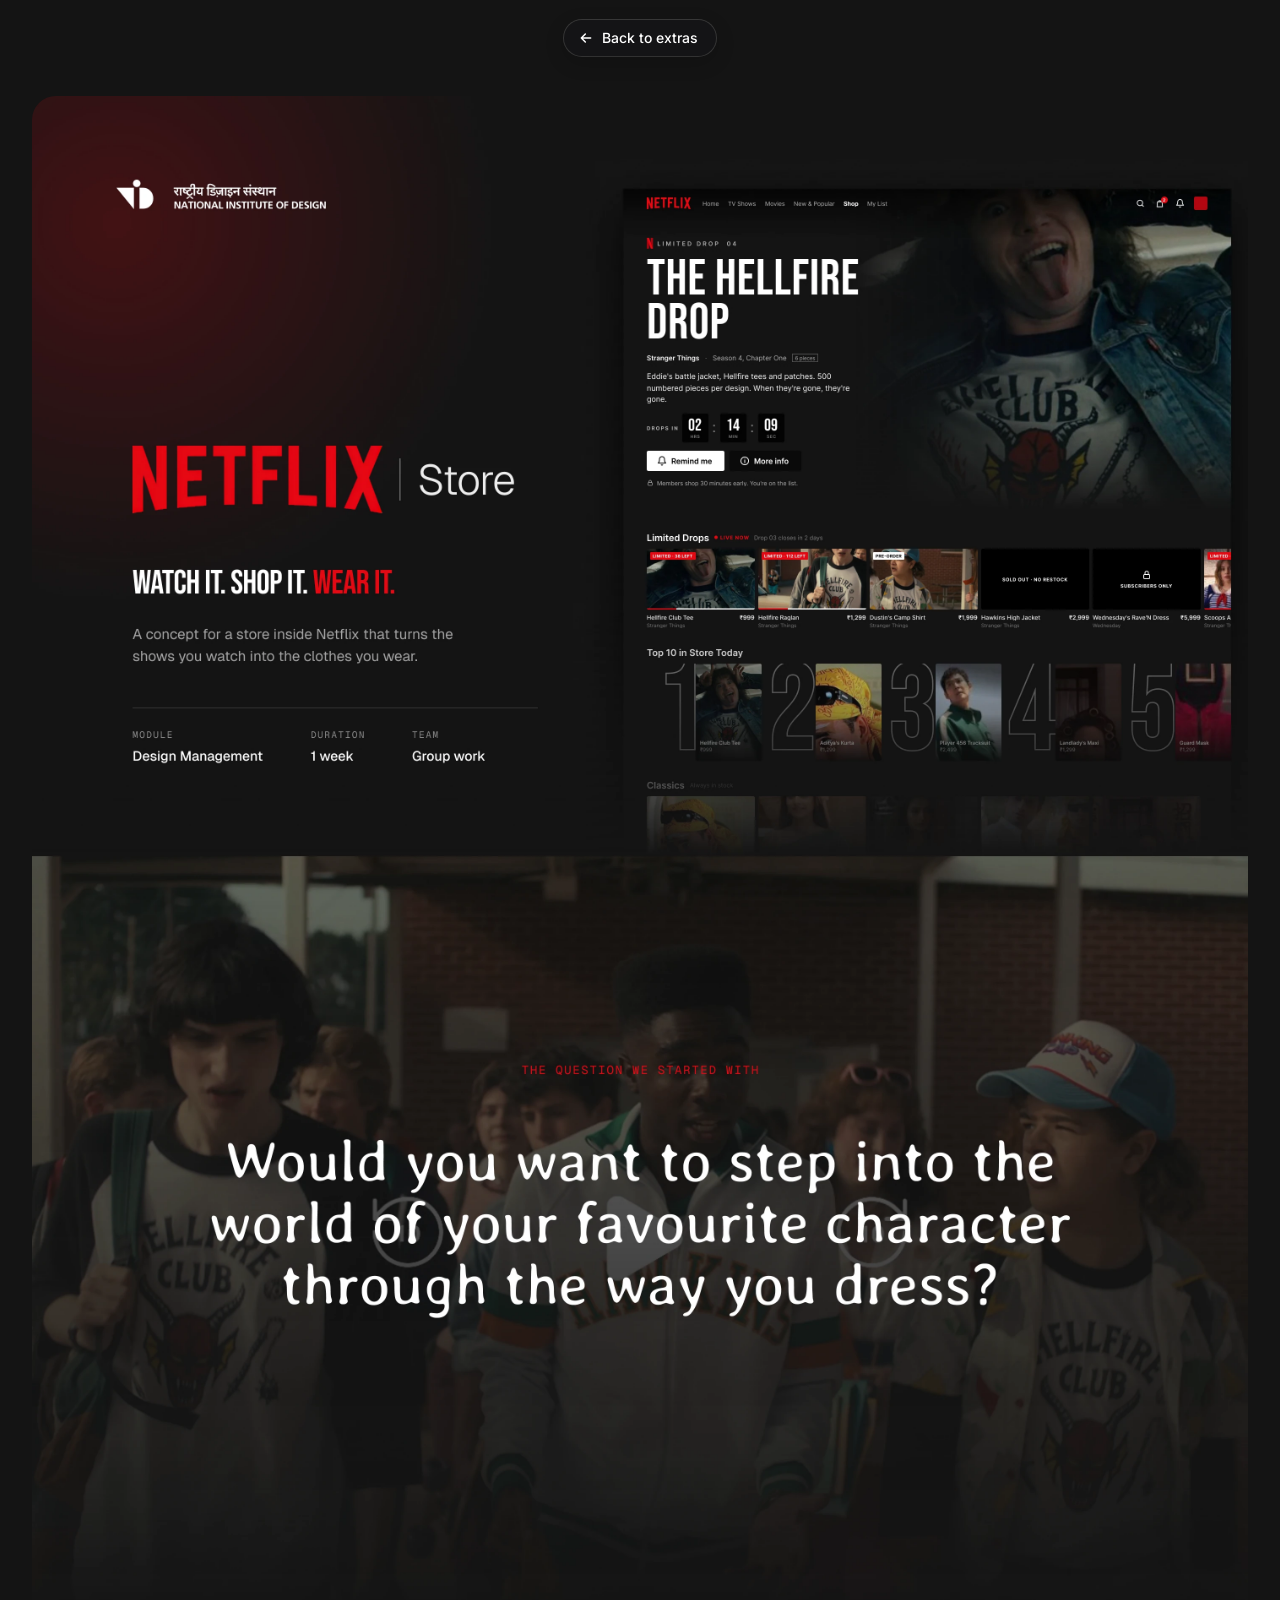
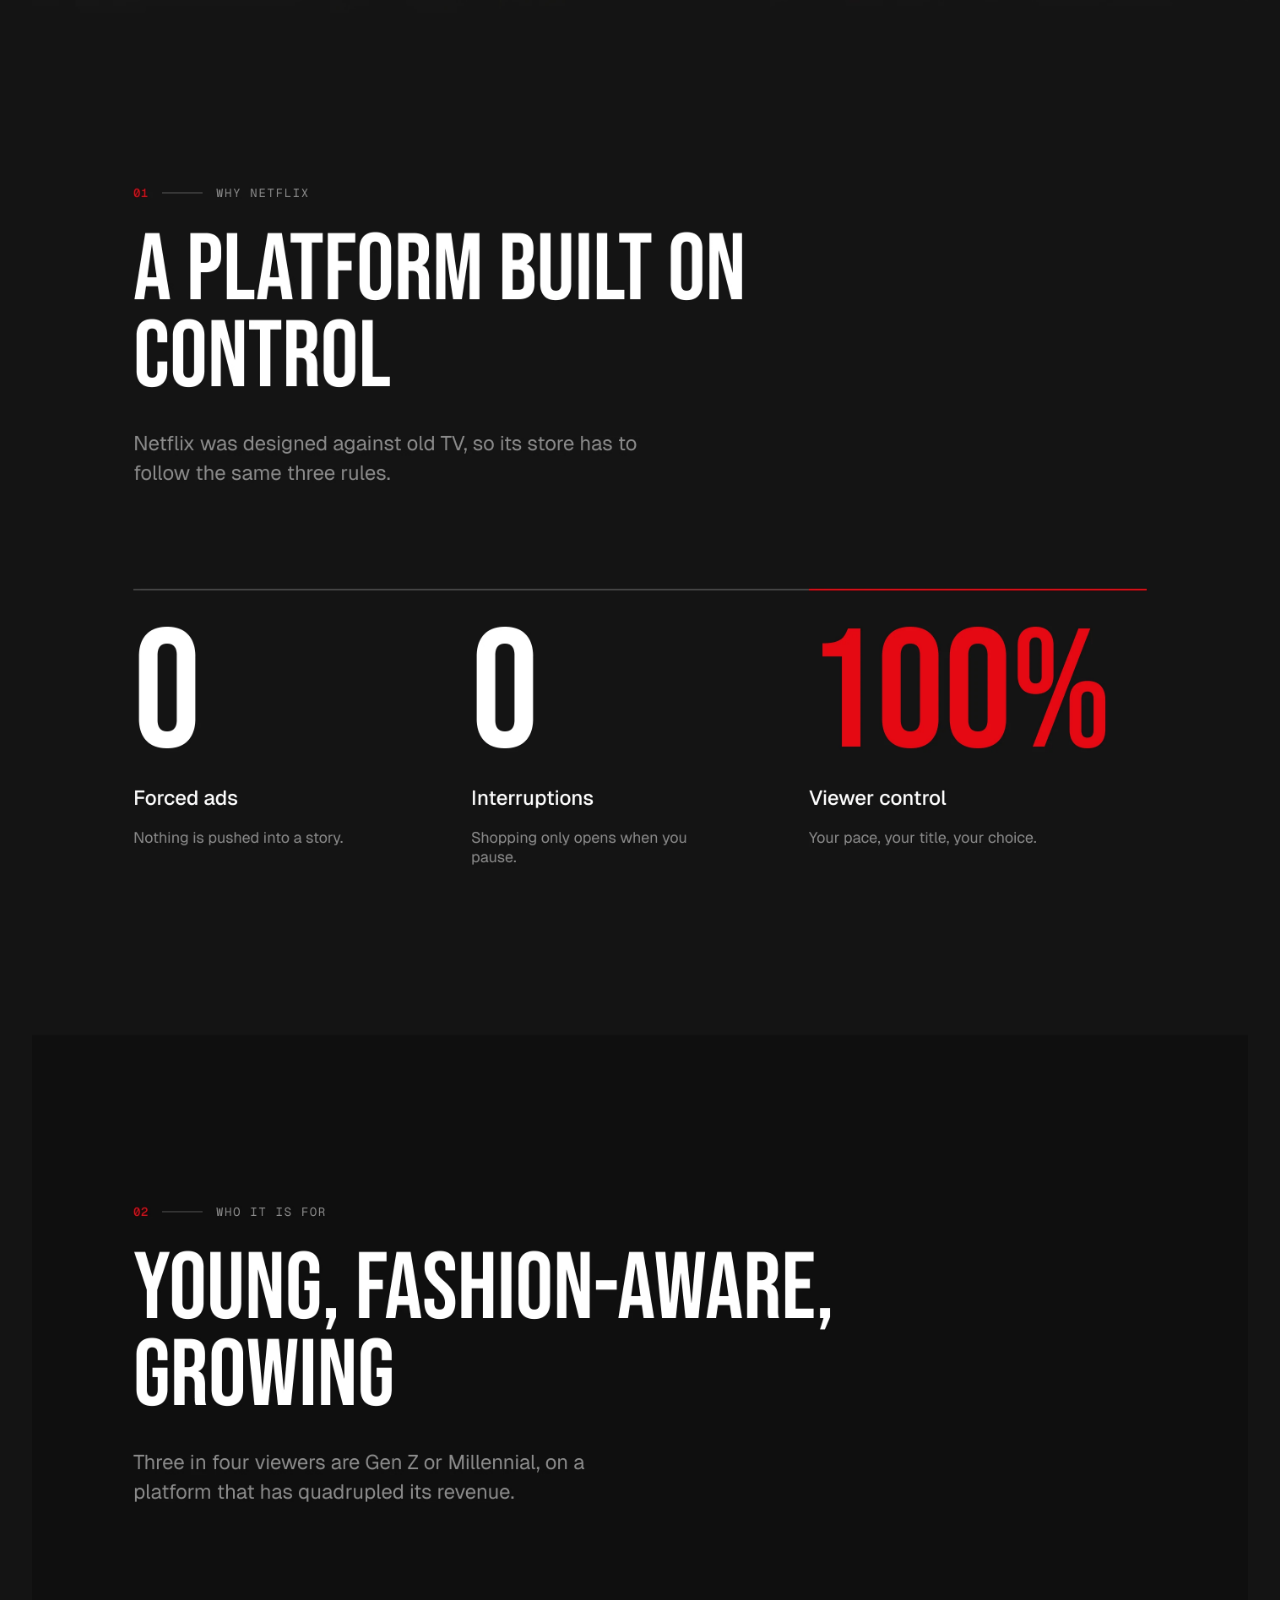
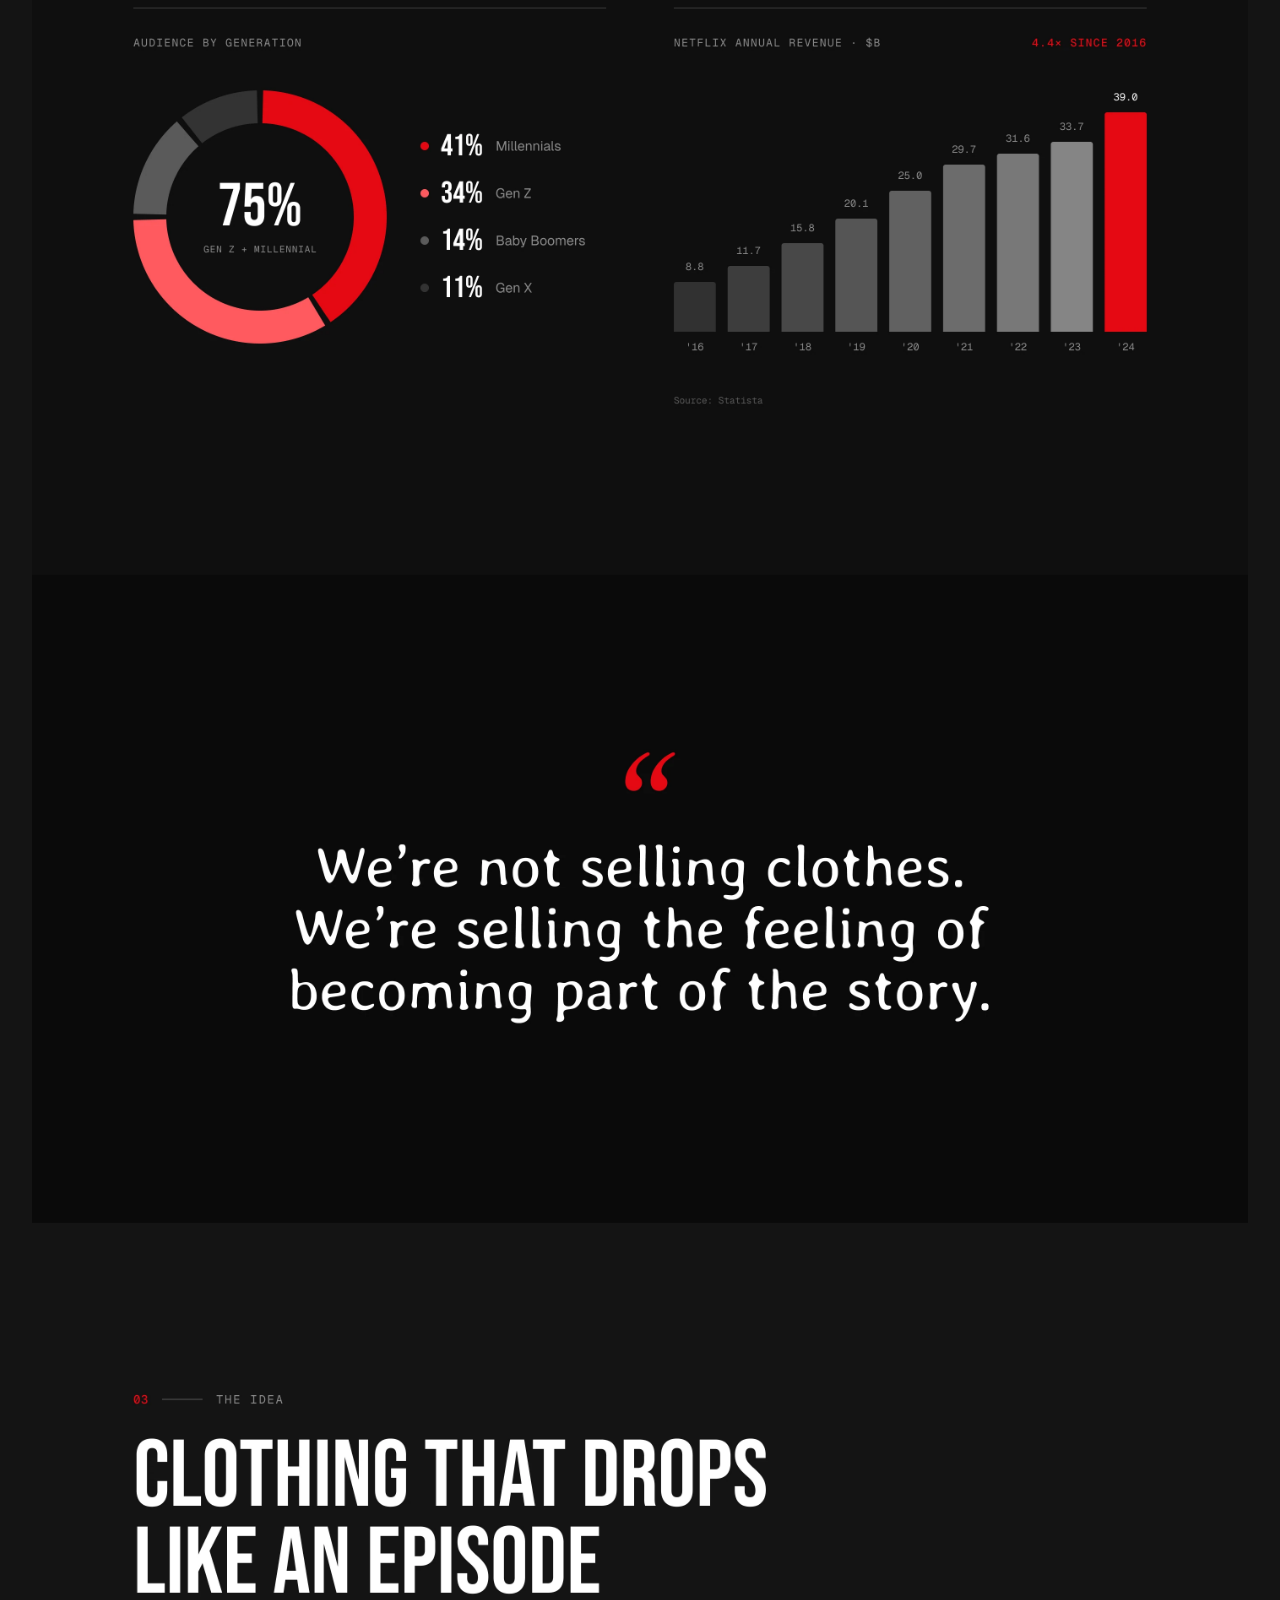
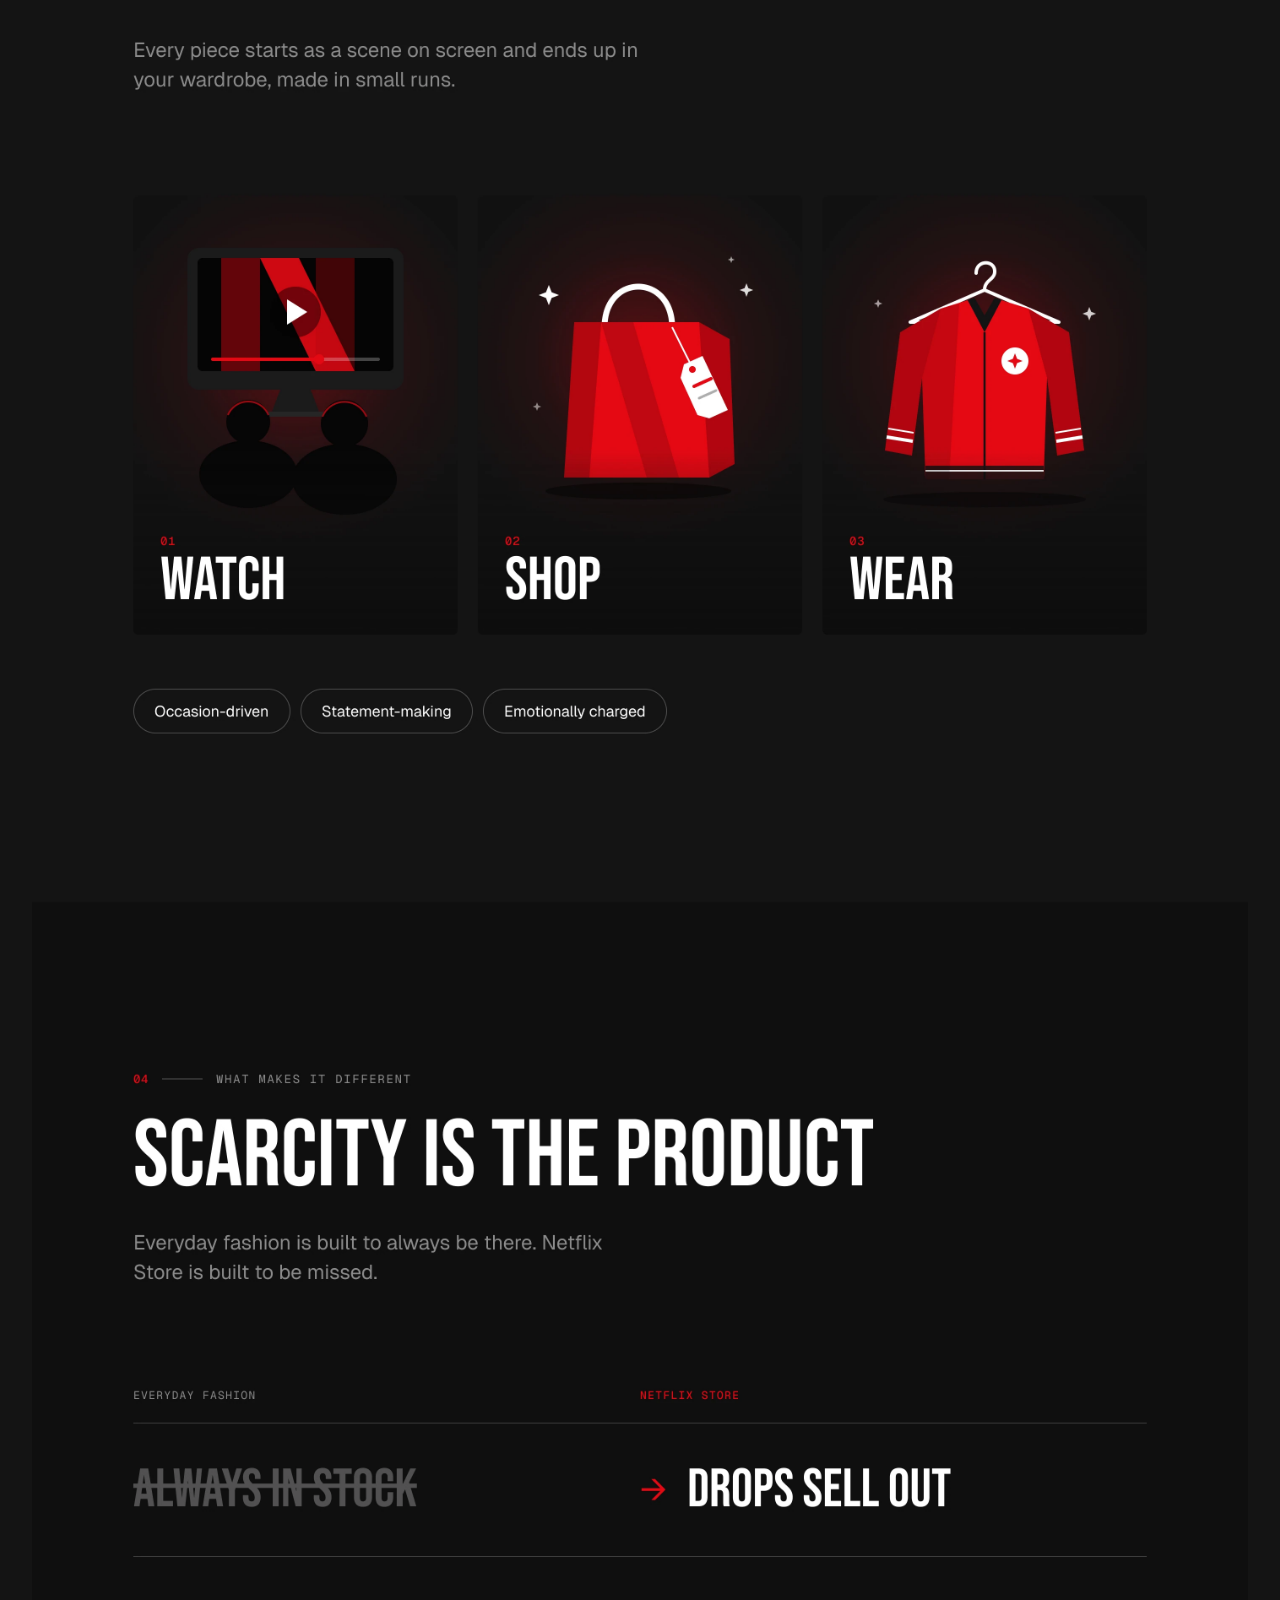
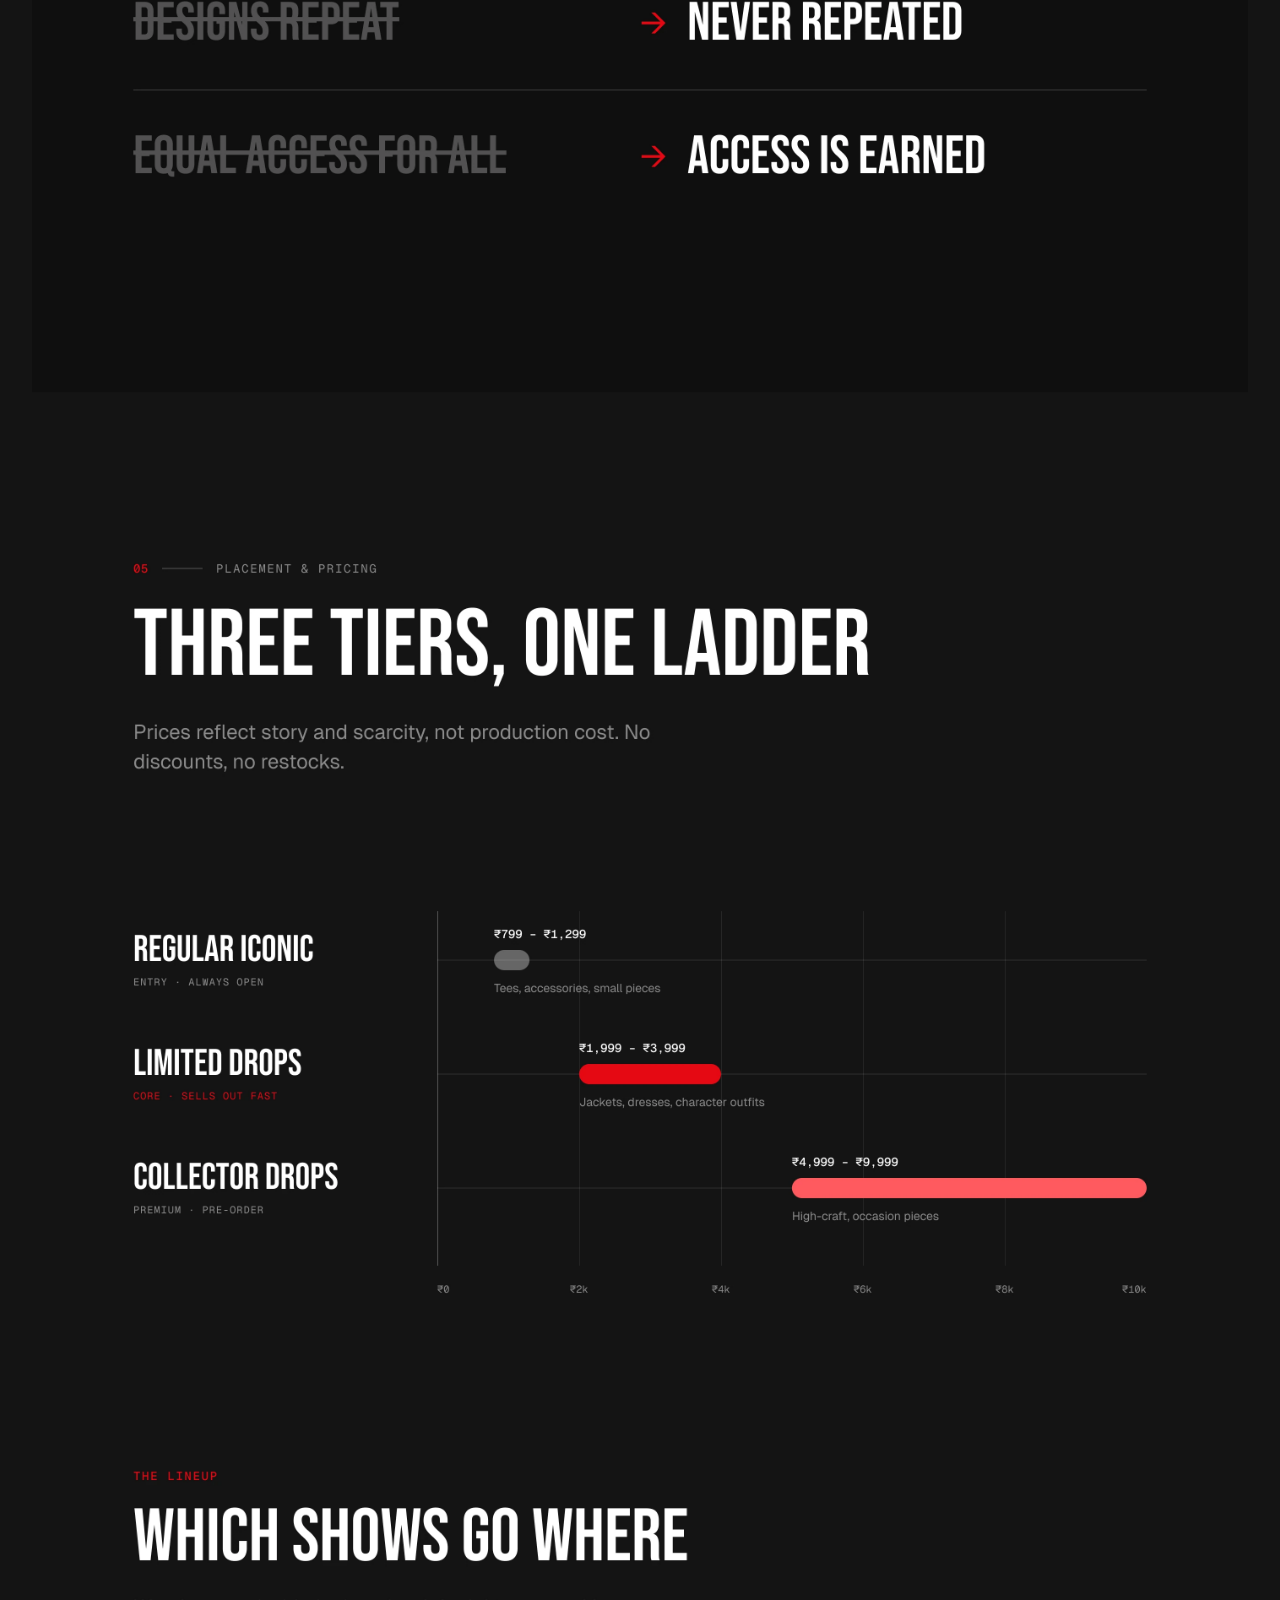
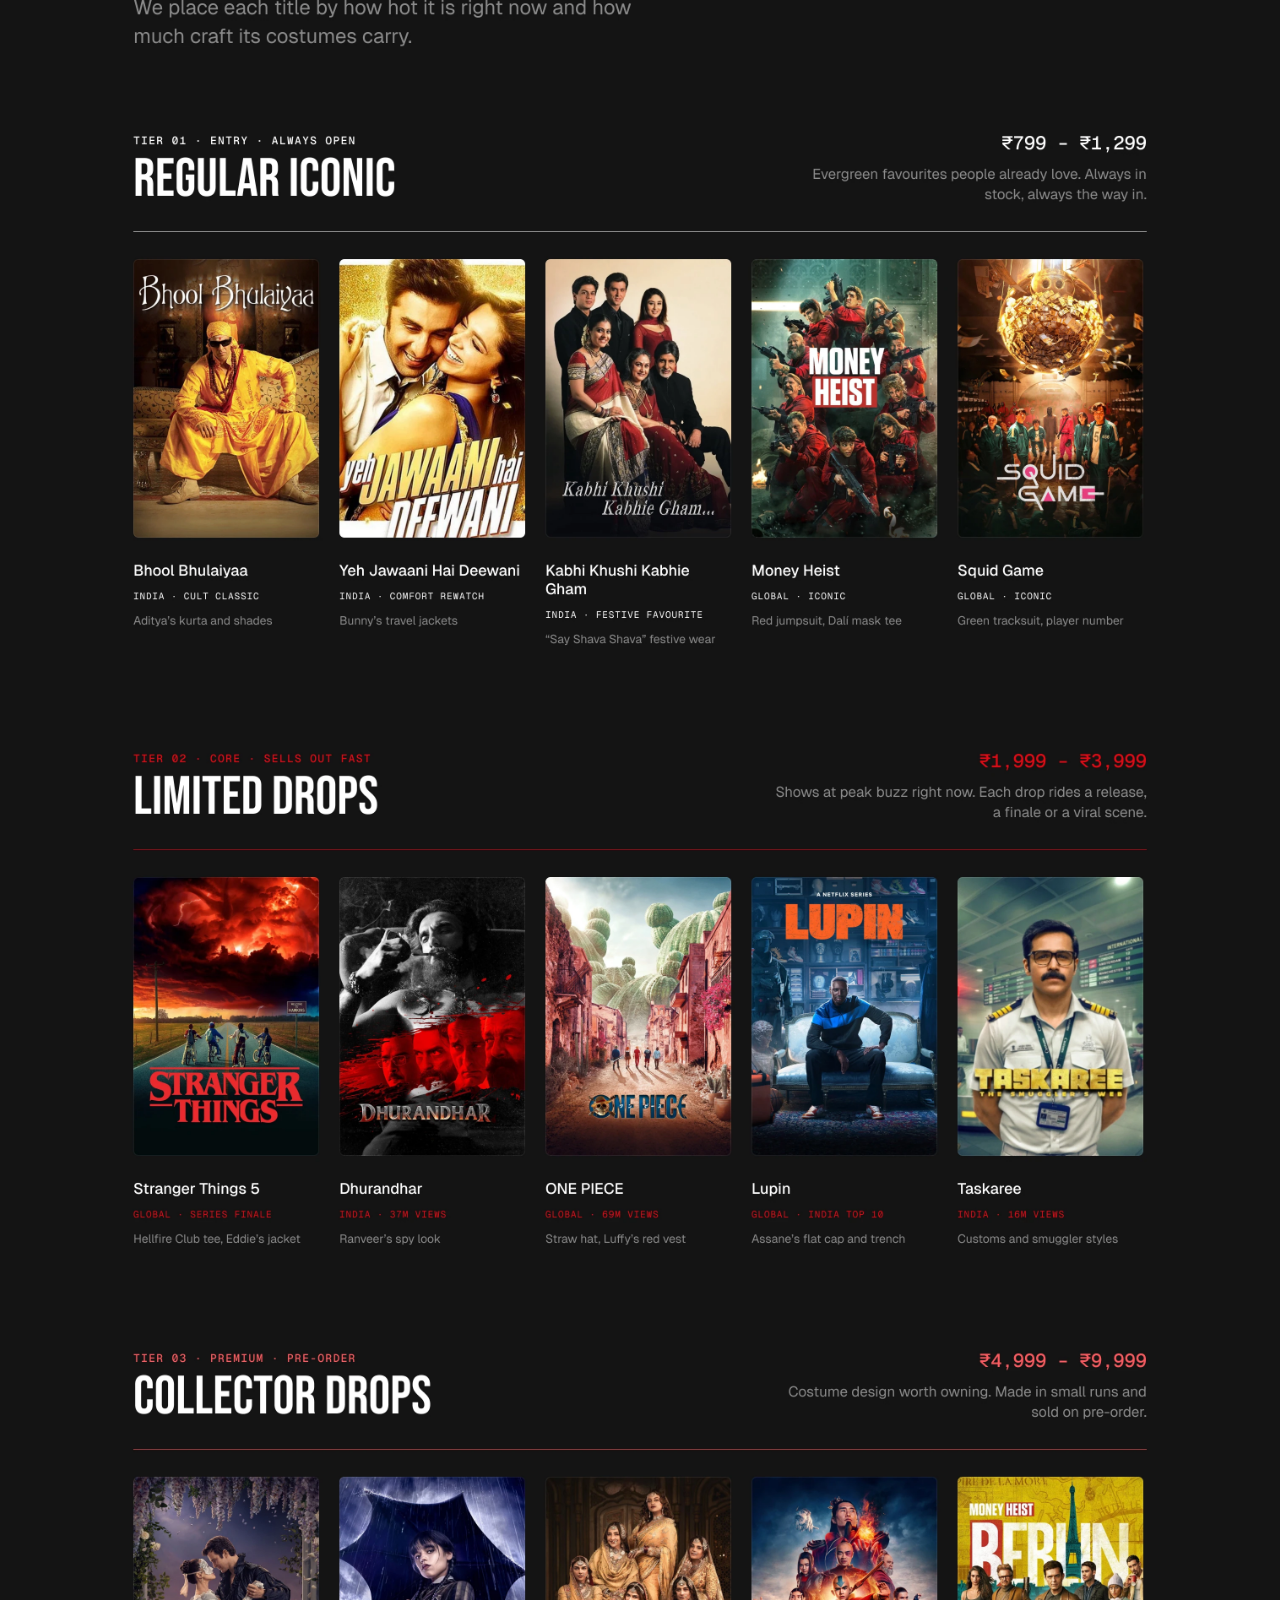
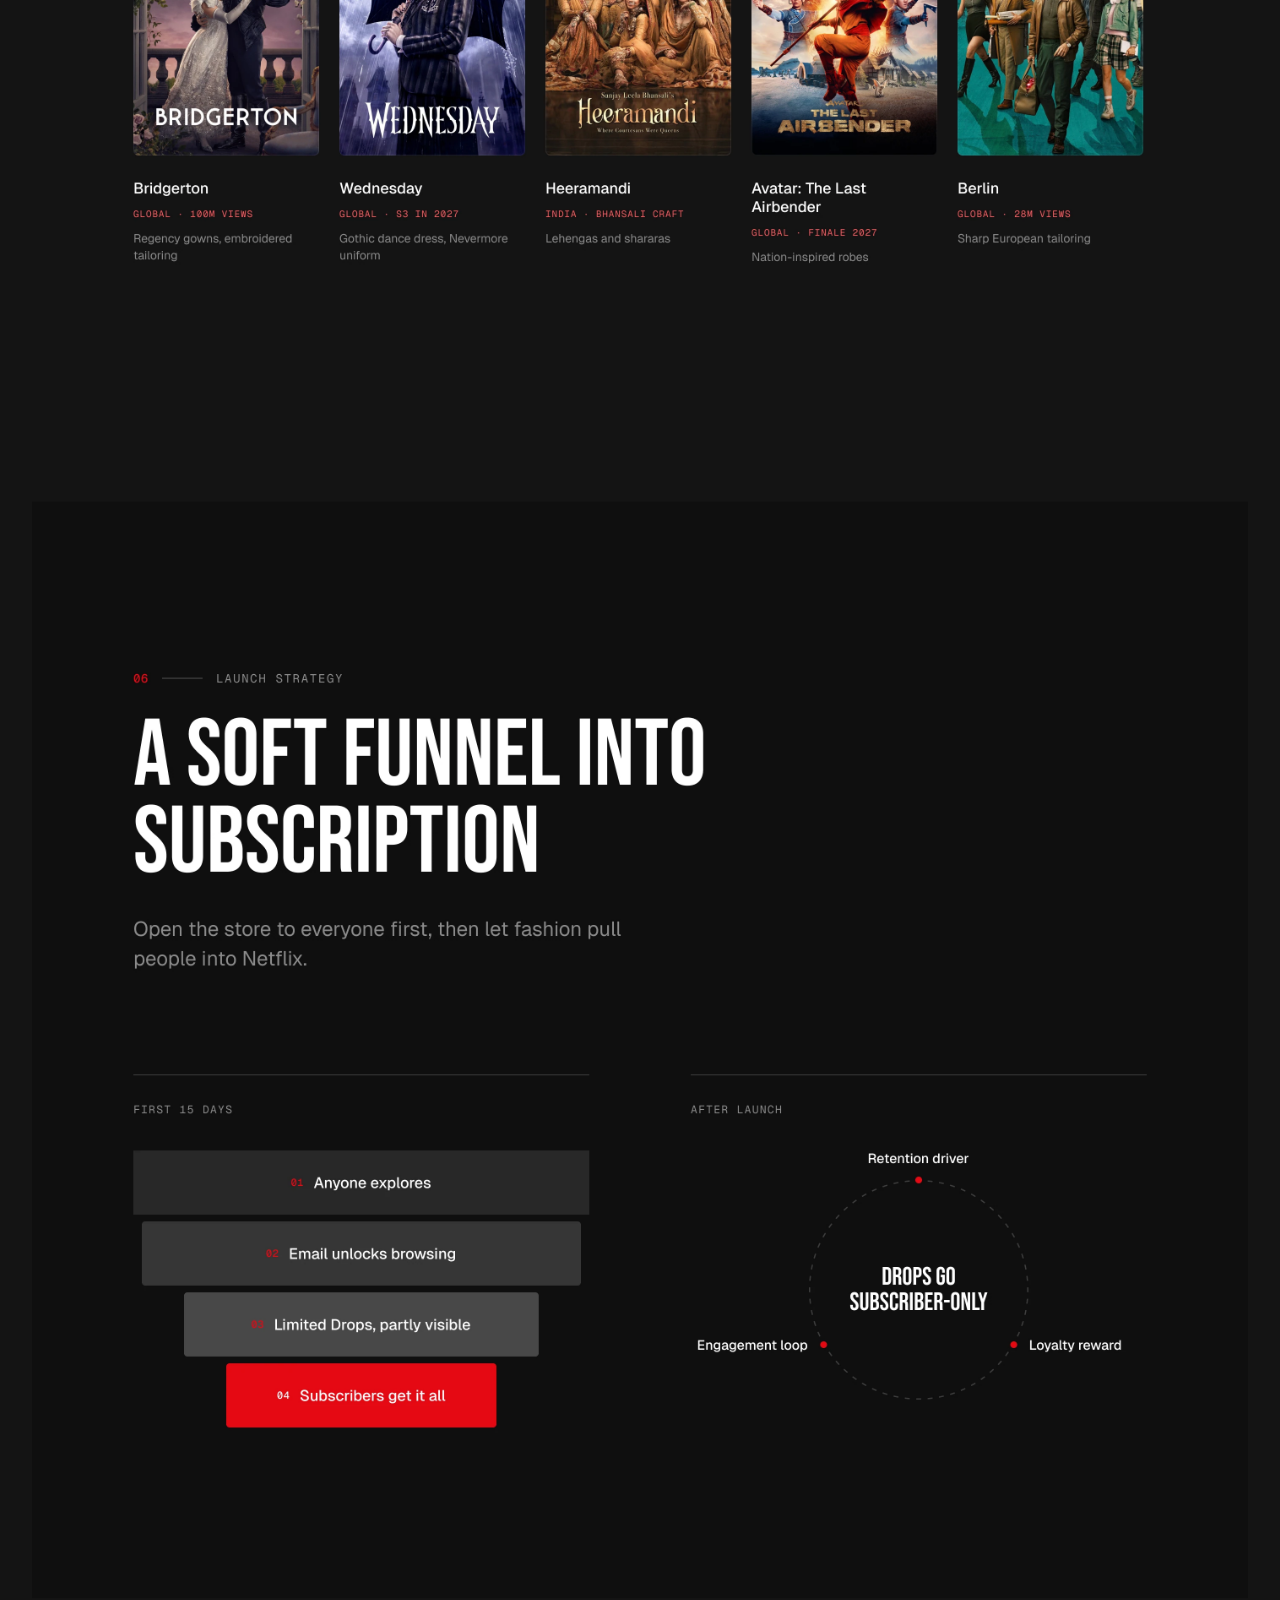
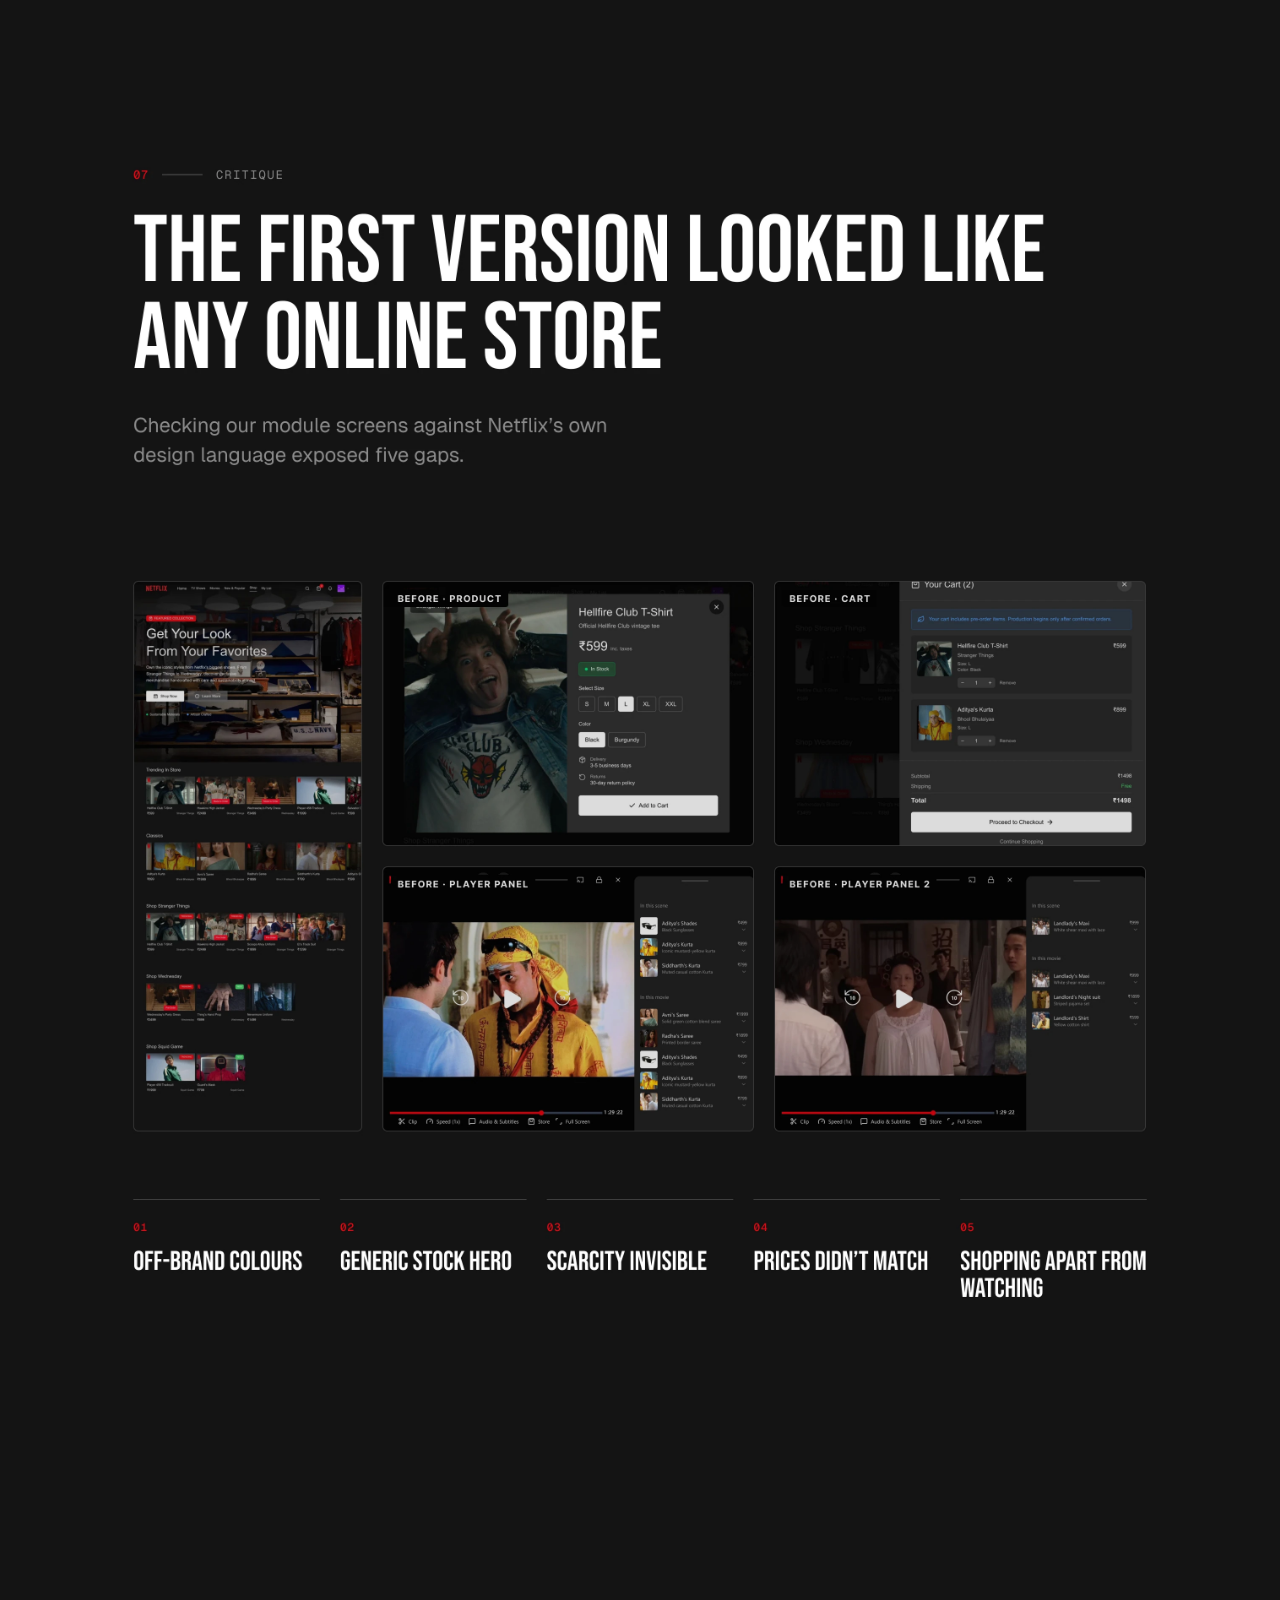
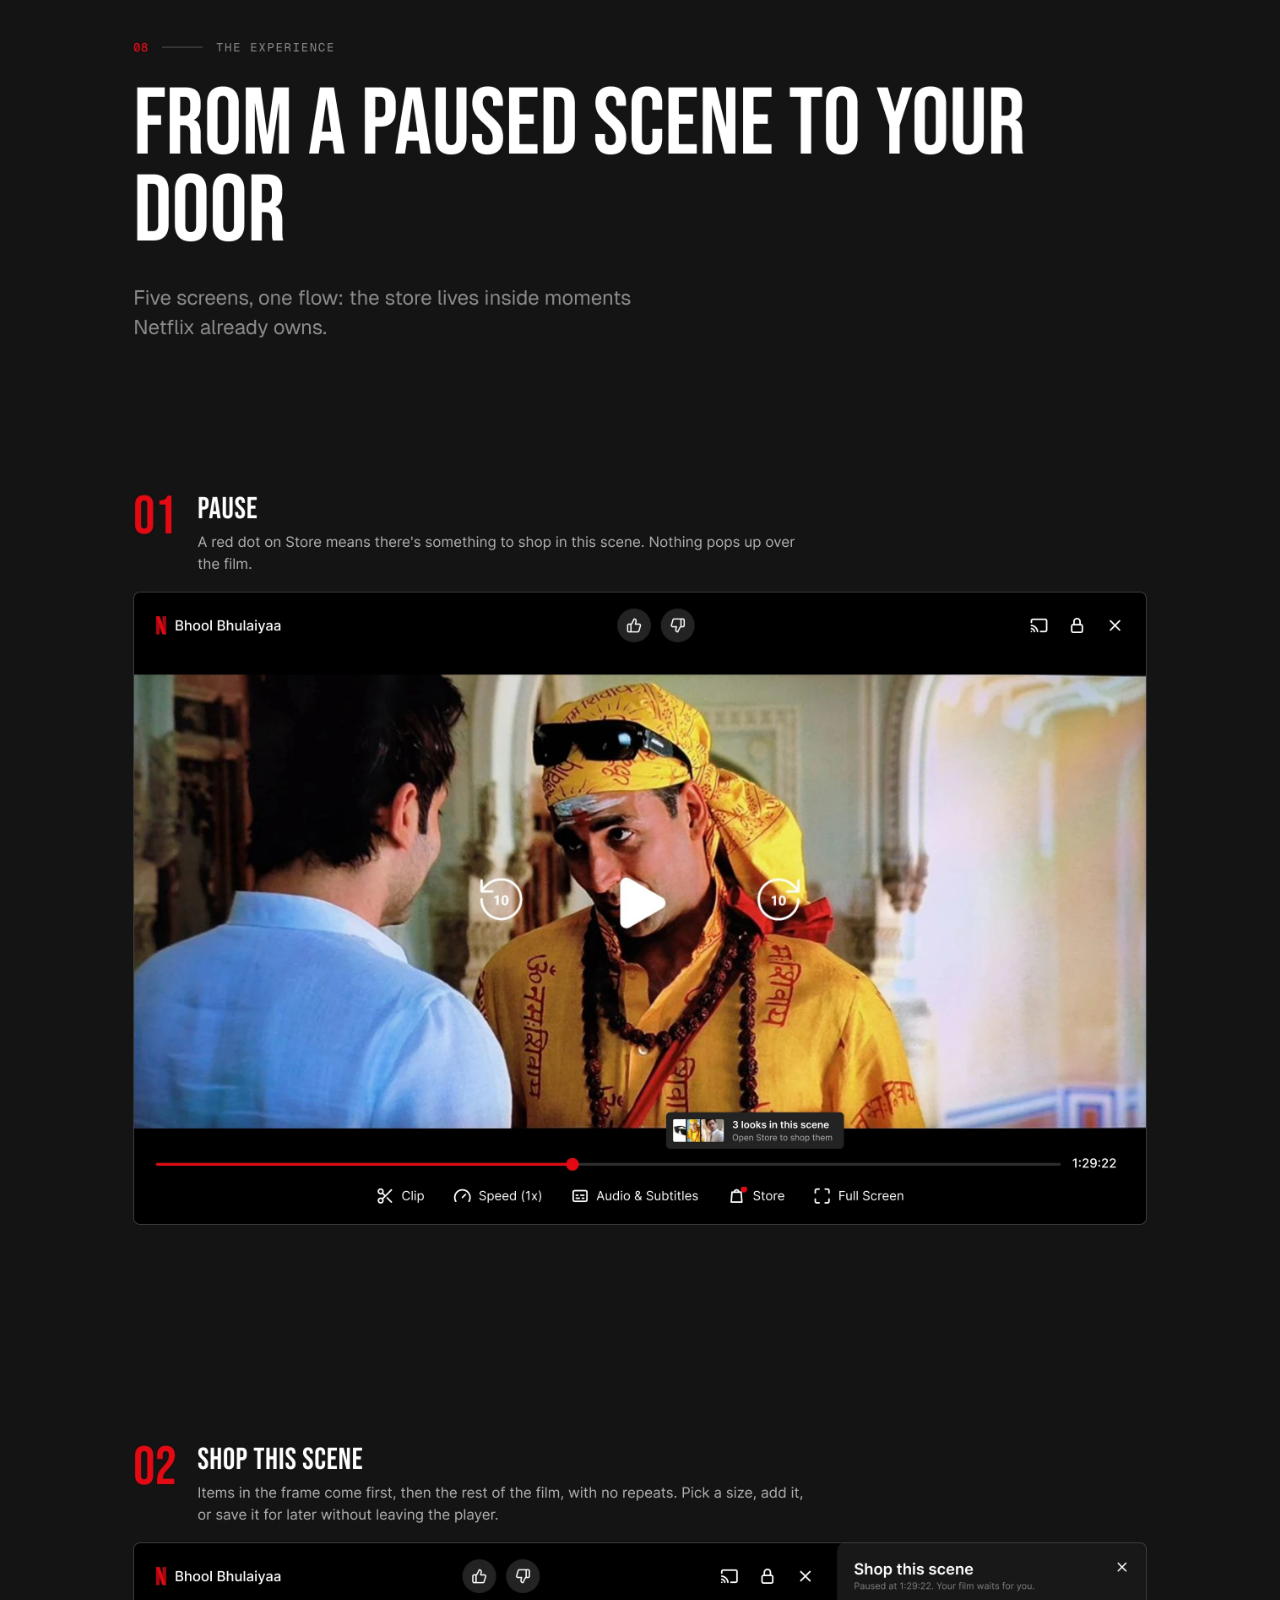
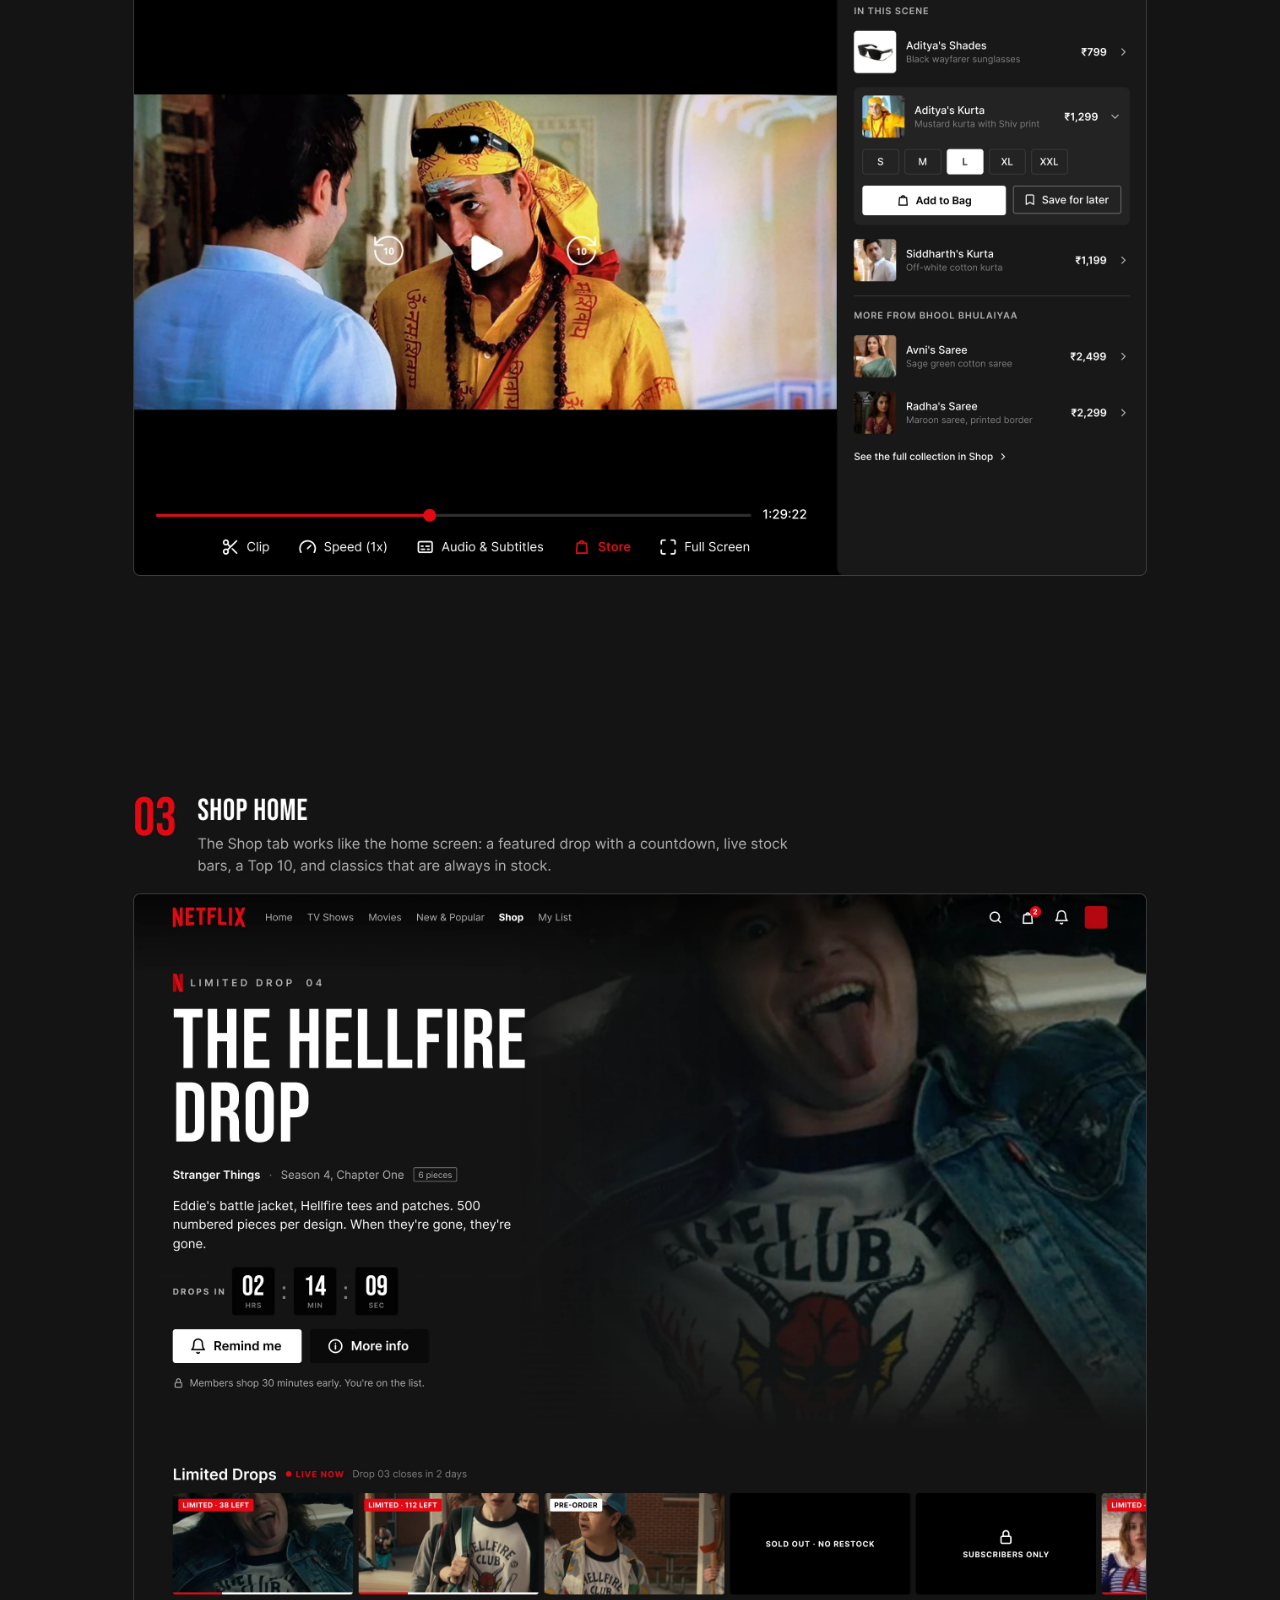
<file: extras/view.html>
<!doctype html>
<html lang="en">
<head>
<meta charset="utf-8">
<meta name="viewport" content="width=device-width, initial-scale=1">
<link rel="icon" href="../favicon.svg" type="image/svg+xml">
<link rel="icon" href="../favicon-48.png" type="image/png" sizes="48x48">
<link rel="apple-touch-icon" href="../apple-touch-icon.png">
<title>Rajat Chaple</title>
<link rel="preconnect" href="https://fonts.googleapis.com">
<link href="https://fonts.googleapis.com/css2?family=Inter:wght@500;600&display=swap" rel="stylesheet">
<style>
  *{box-sizing:border-box;margin:0}
  html{background:#fff}
  body{background:#fff;font-family:Inter,system-ui,sans-serif;-webkit-font-smoothing:antialiased;color:#141416}
  /* same frame as the case studies: a 1440px artboard scaled to the window, never reflowed */
  .scroll{width:min(1312px,100% - 64px);margin:96px auto 120px;border-radius:24px;overflow:hidden;line-height:0}
  .scroll img{display:block;width:100%;height:auto}
  .scroll.has-video{position:relative}
  /* the film sits exactly over its poster in the scroll; a click swaps the poster for the player */
  .film{position:absolute;border:0;padding:0;background:transparent;cursor:pointer;border-radius:.6%/1.2%;overflow:hidden}
  .film:focus-visible{outline:3px solid #fff;outline-offset:3px}
  .film video{display:block;width:100%;height:100%;object-fit:cover;background:#000}
  .soon{width:min(1312px,100% - 64px);margin:96px auto 120px;min-height:60vh;border-radius:24px;display:flex;flex-direction:column;
    align-items:center;justify-content:center;gap:12px;text-align:center;padding:40px;background:#f3f3f5;color:#141416}
  .soon h1{font-size:clamp(32px,5vw,56px);font-weight:600;letter-spacing:-.02em}
  .soon p{font-size:17px;color:#5c5c63}
  .back{position:fixed;top:20px;left:50%;translate:-50% 0;z-index:5;display:flex;align-items:center;gap:8px;
    padding:10px 18px 10px 14px;border-radius:999px;background:#141416;color:#fff;font:500 14px/1 Inter,sans-serif;text-decoration:none;
    box-shadow:0 6px 20px rgba(0,0,0,.18),0 0 0 1px rgba(255,255,255,.16);transition:transform .2s}   /* the thin ring keeps it visible on dark scrolls */
  .back:hover{transform:translateY(-1px)}
  .back svg{width:16px;height:16px}
  @media(max-width:700px){ .scroll,.soon{width:calc(100% - 32px);margin-top:76px;border-radius:14px} }
</style>
</head>
<body>
<a class="back" href="../index.html#extras"><svg viewBox="0 0 24 24" fill="none" stroke="currentColor" stroke-width="2.2" stroke-linecap="round" stroke-linejoin="round"><path d="M19 12H5M11 6l-6 6 6 6"/></svg>Back to extras</a>
<main id="main"></main>
<script src="works.js"></script>
<script>
  const id = new URLSearchParams(location.search).get('w');
  const w = WORKS.find(x => x.id === id) || WORKS[0];
  const main = document.getElementById('main');
  document.title = `${w.title} — Rajat Chaple`;
  if (w.pages) {
    const [sw, sh] = w.strip || [2880, 4080];
    main.className = 'scroll'; main.setAttribute('aria-label', w.title);
    main.style.maxWidth = sw / 2 + 'px';   // never wider than its artboard
    if (w.page) document.body.style.background = document.documentElement.style.background = w.page;
    main.innerHTML = Array.from({ length: w.pages }, (_, i) => {
      const h = i === w.pages - 1 && w.last ? w.last : sh;
      return `<img src="${w.id}/${String(i).padStart(2, '0')}.webp" width="${sw}" height="${h}" alt="${i ? '' : w.title}"${i > 1 ? ' loading="lazy"' : ''}>`;
    }).join('');
    if (w.video) {
      // place the film over its poster: x and width against the artboard width, y and height against the scroll's full height
      const W = sw / 2, H = (sh * (w.pages - 1) + (w.last || sh)) / 2, [bx, by, bw, bh] = w.video.box;
      const film = document.createElement('button');
      film.type = 'button'; film.className = 'film'; film.setAttribute('aria-label', `Play the ${w.title} film`);
      Object.assign(film.style, { left: bx / W * 100 + '%', width: bw / W * 100 + '%', top: by / H * 100 + '%', height: bh / H * 100 + '%' });
      film.addEventListener('click', () => {
        const box = document.createElement('div');   // a plain box, so the player's own controls get the clicks
        box.className = 'film'; box.style.cssText = film.style.cssText; box.style.cursor = 'auto';
        box.innerHTML = `<video src="${w.id}/${w.video.src}" controls autoplay playsinline></video>`;
        film.replaceWith(box); box.querySelector('video').focus();
      }, { once: true });
      main.classList.add('has-video'); main.appendChild(film);
    }
  } else {
    main.className = 'soon';
    main.innerHTML = `<h1>${w.title}</h1><p>The long scroll for this one is on its way.</p>`;
  }
</script>
</body>
</html>
</file>
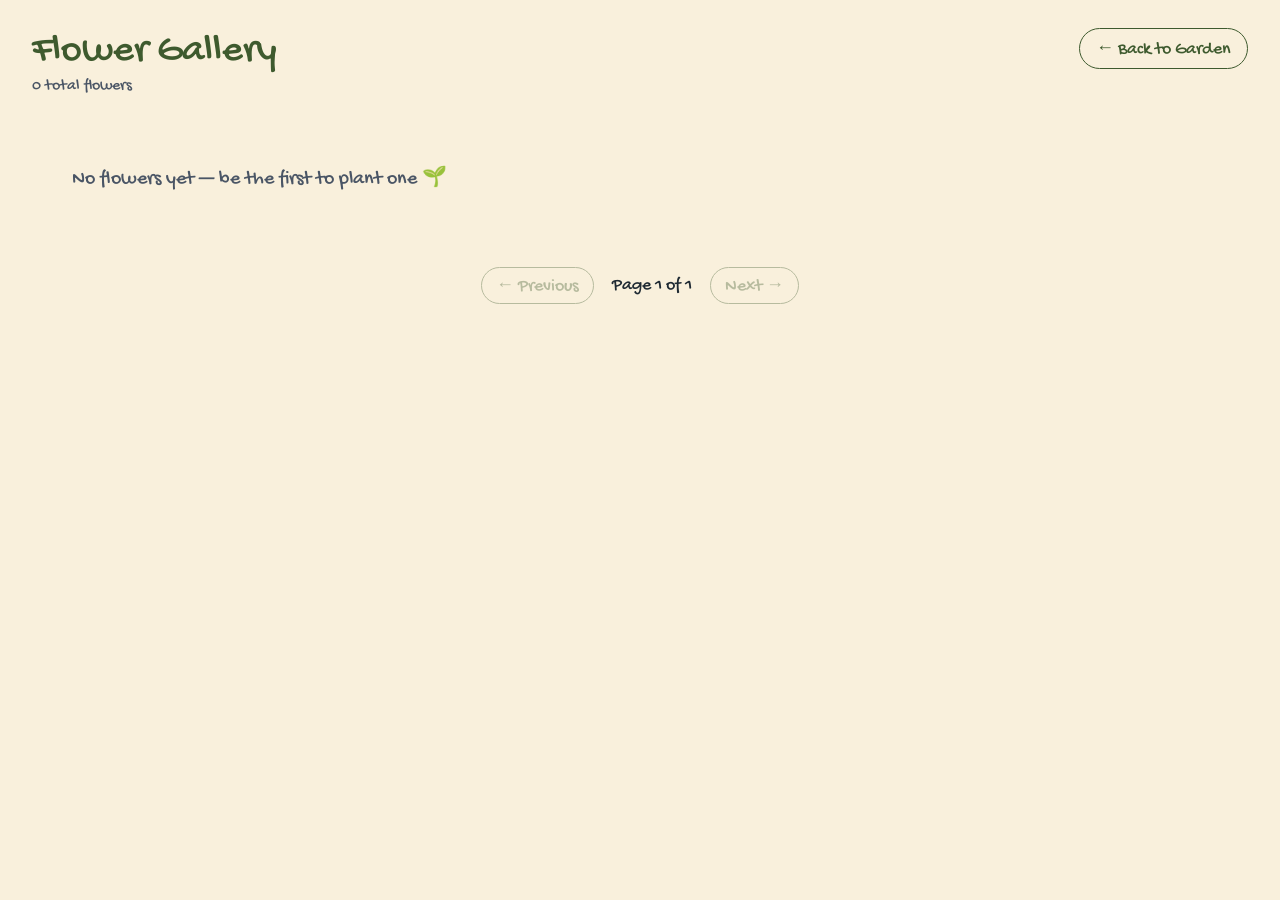
<file: garden/gallery.html>
<!doctype html>
<html lang="en">
<head>
<meta charset="utf-8">
<meta name="viewport" content="width=device-width, initial-scale=1">
<title>Flower Gallery — Rajat's Garden</title>
<link rel="preconnect" href="https://fonts.googleapis.com">
<link rel="preconnect" href="https://fonts.gstatic.com" crossorigin>
<link rel="stylesheet" href="https://fonts.googleapis.com/css2?family=Gochi+Hand&family=Patrick+Hand&display=swap">
<link rel="stylesheet" href="style.css">
</head>
<body>
<header class="g-head">
  <div>
    <h1 class="g-title">Flower Gallery</h1>
    <p class="g-count" id="count"></p>
  </div>
  <a class="back" href="index.html">← Back to Garden</a>
</header>
<main>
  <div class="g-grid" id="grid"></div>
  <nav class="pager" id="pager" aria-label="Pages">
    <button id="prev" type="button">← Previous</button>
    <span id="page"></span>
    <button id="next" type="button">Next →</button>
  </nav>
</main>
<script src="garden.js"></script>
<script>
const PER_PAGE = 200;
const list = allFlowers().slice().reverse();          // newest first
const pages = Math.max(1, Math.ceil(list.length / PER_PAGE));
let page = 1;
document.getElementById('count').textContent = list.length + ' total flower' + (list.length === 1 ? '' : 's');
function show() {
  const grid = document.getElementById('grid'); grid.innerHTML = '';
  const slice = list.slice((page - 1) * PER_PAGE, page * PER_PAGE);
  if (!slice.length) grid.innerHTML = '<p class="g-empty">No flowers yet — be the first to plant one 🌱</p>';
  slice.forEach((f, i) => {
    const t = document.createElement('button'); t.type = 'button'; t.className = 'tile'; t.style.animationDelay = Math.min(i, 60) * 0.012 + 's';
    t.innerHTML = `<img src="${f.src}" alt="Flower ${list.length - ((page - 1) * PER_PAGE + i)}">`;
    t.addEventListener('click', () => {                 // tap a flower to see it bigger
      const z = document.createElement('div'); z.className = 'zoom'; z.innerHTML = `<img src="${f.src}" alt="">`;
      z.addEventListener('click', () => z.remove()); document.body.appendChild(z);
    });
    grid.appendChild(t);
  });
  document.getElementById('page').textContent = `Page ${page} of ${pages}`;
  document.getElementById('prev').disabled = page === 1;
  document.getElementById('next').disabled = page === pages;
  scrollTo(0, 0);
}
document.getElementById('prev').addEventListener('click', () => { if (page > 1) { page--; show(); } });
document.getElementById('next').addEventListener('click', () => { if (page < pages) { page++; show(); } });
addEventListener('keydown', e => { if (e.key === 'Escape') document.querySelector('.zoom')?.remove(); });
show();
</script>
</body>
</html>
</file>
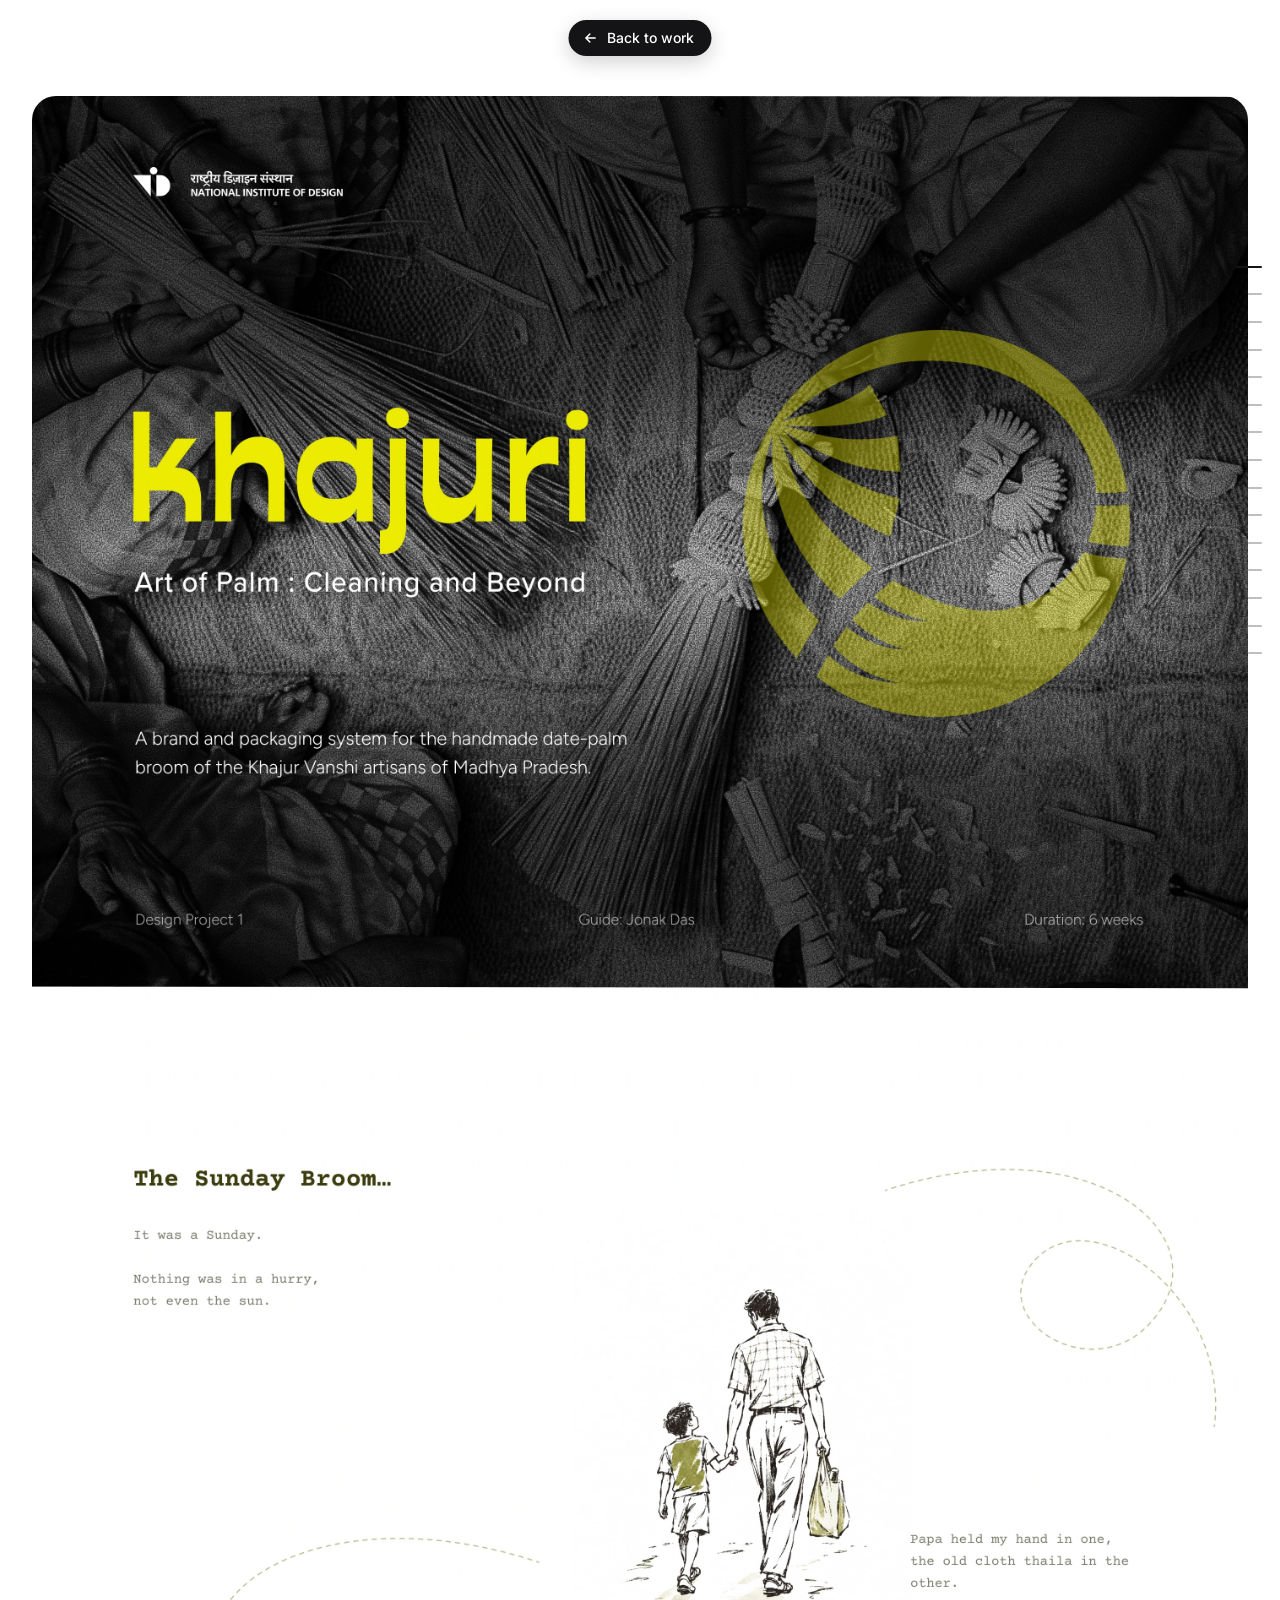
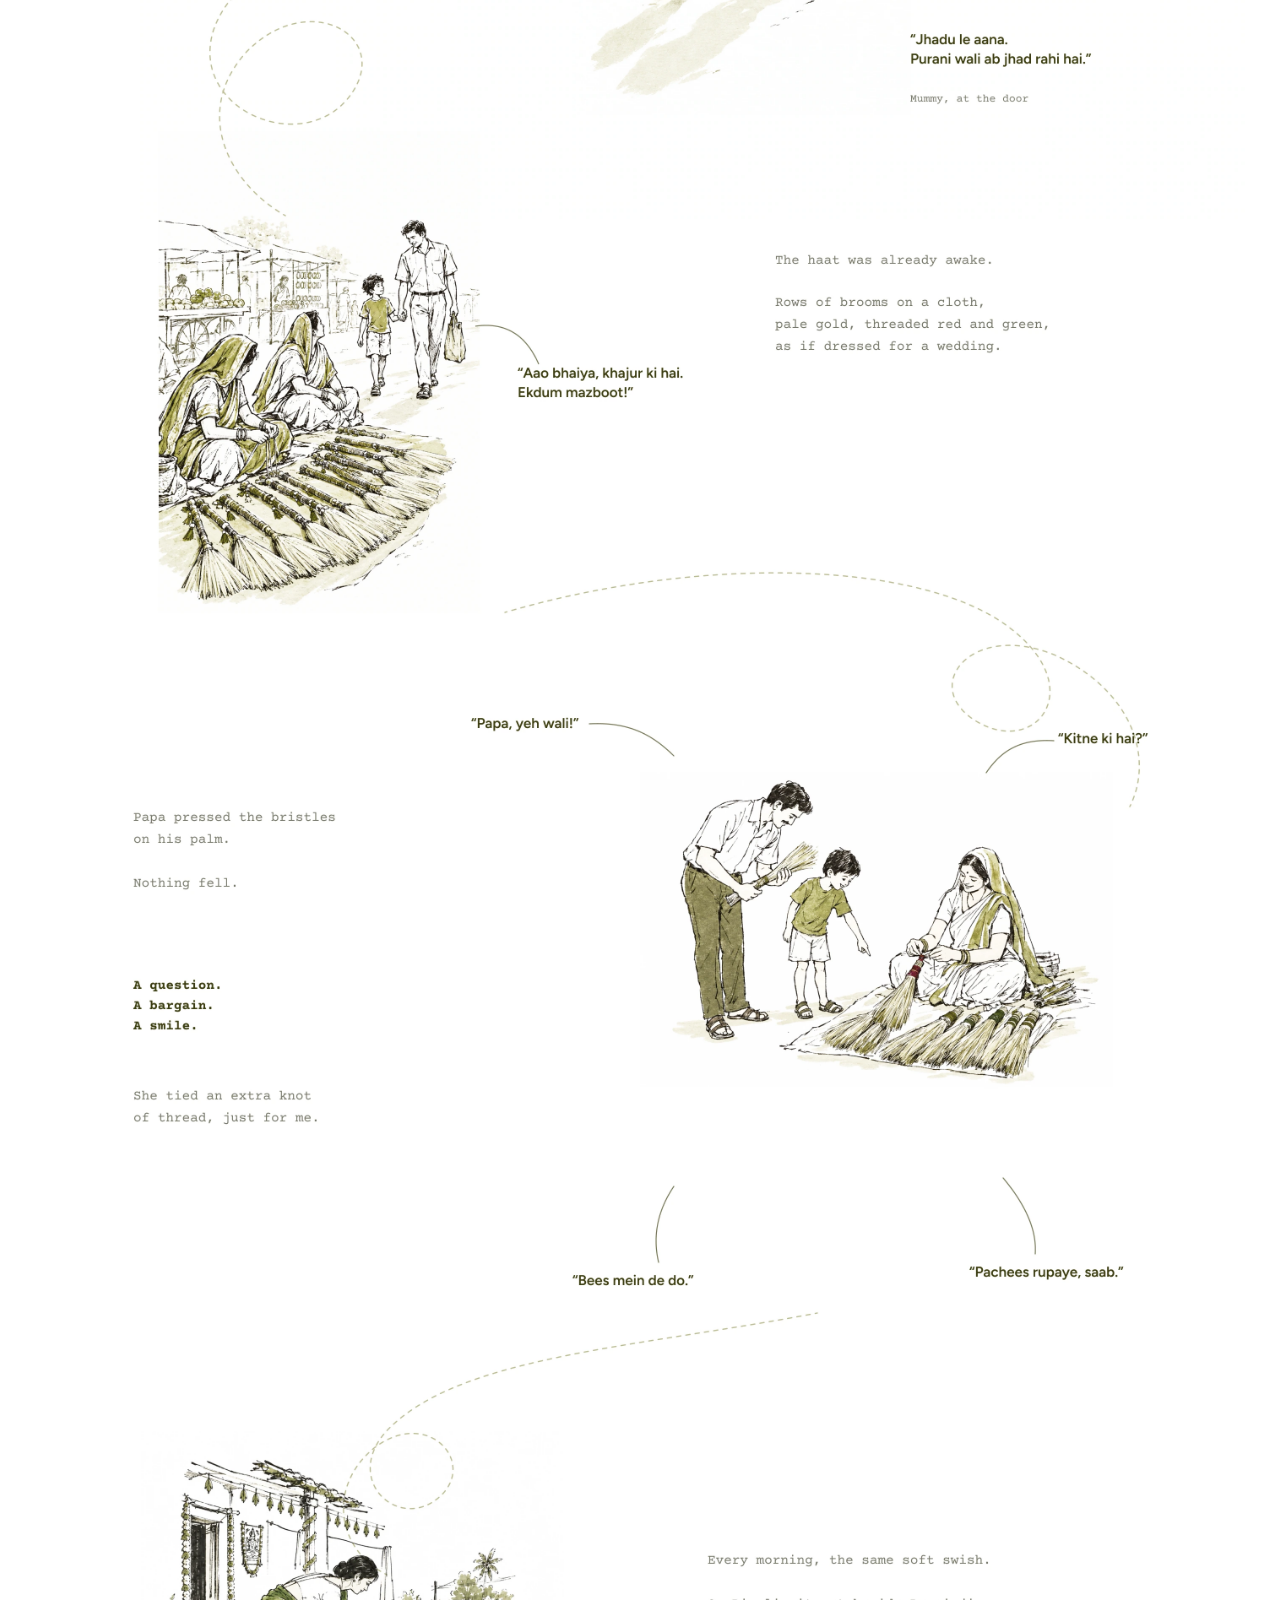
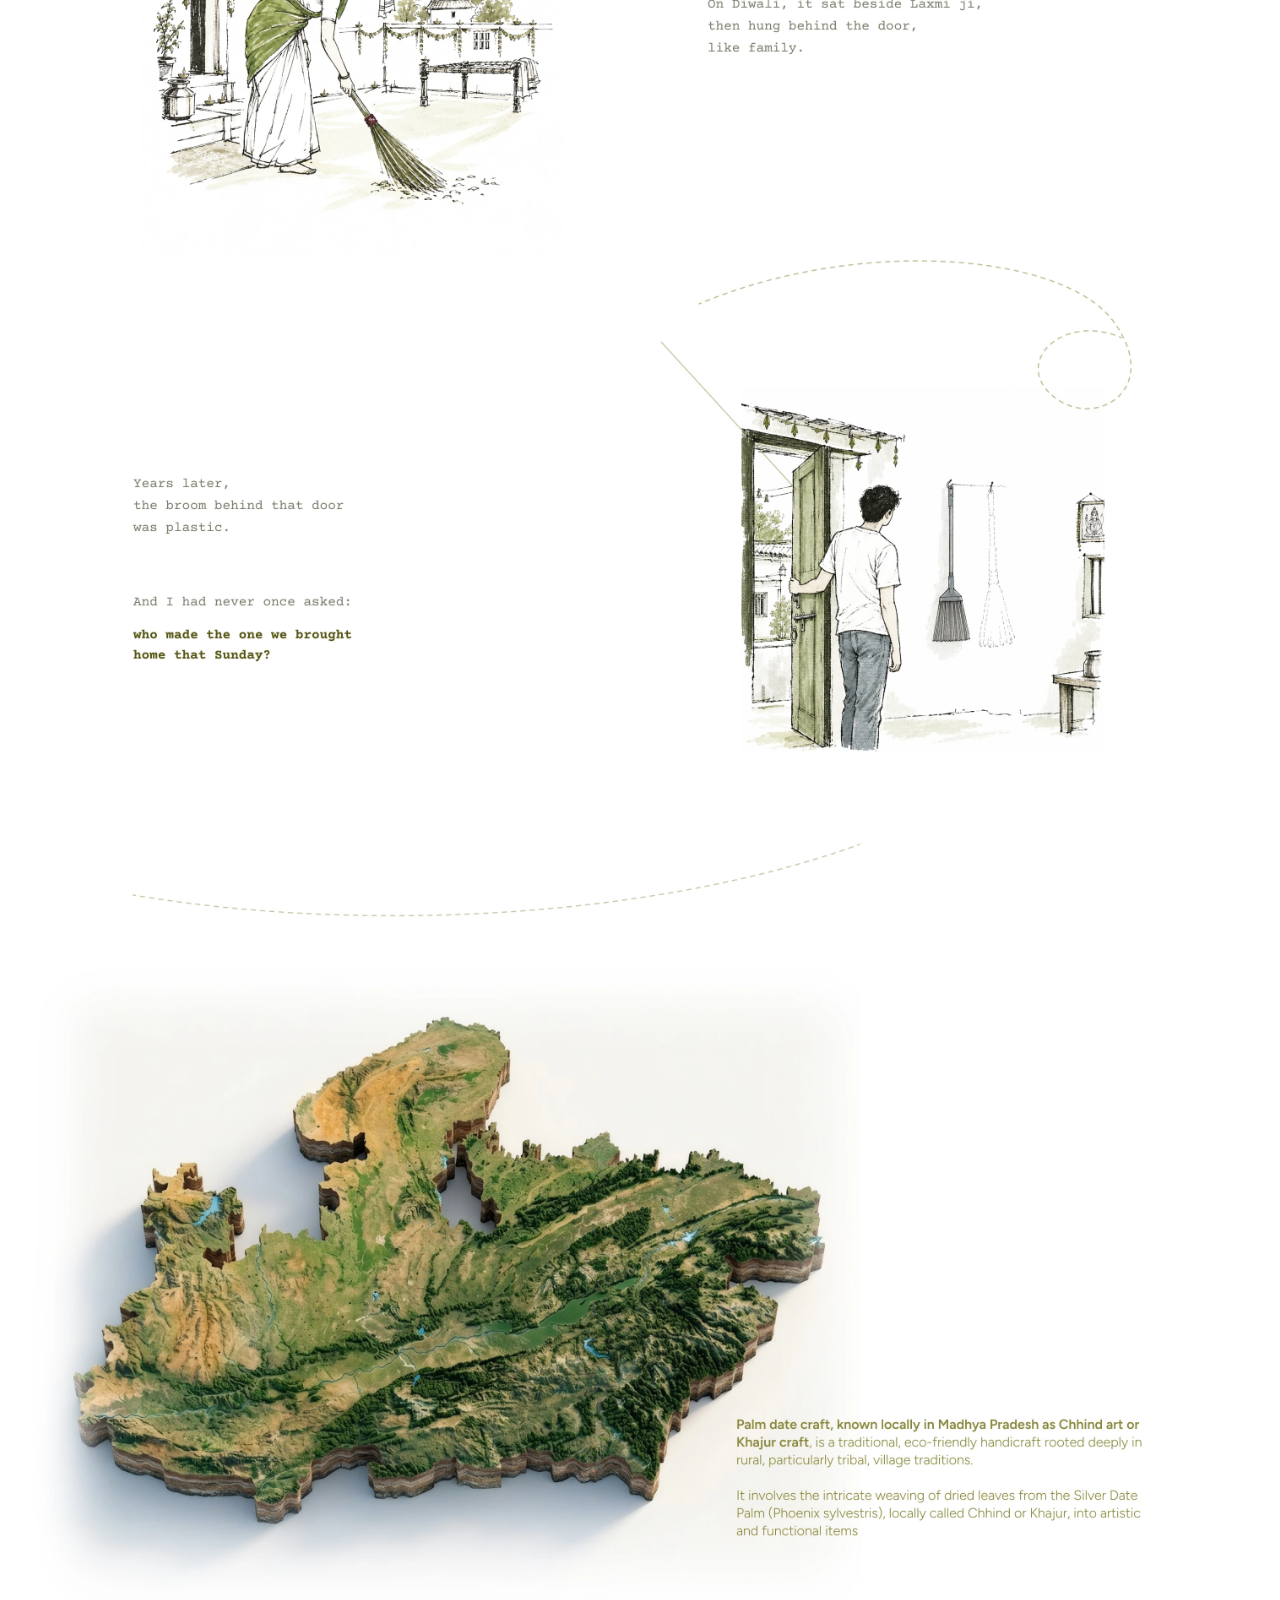
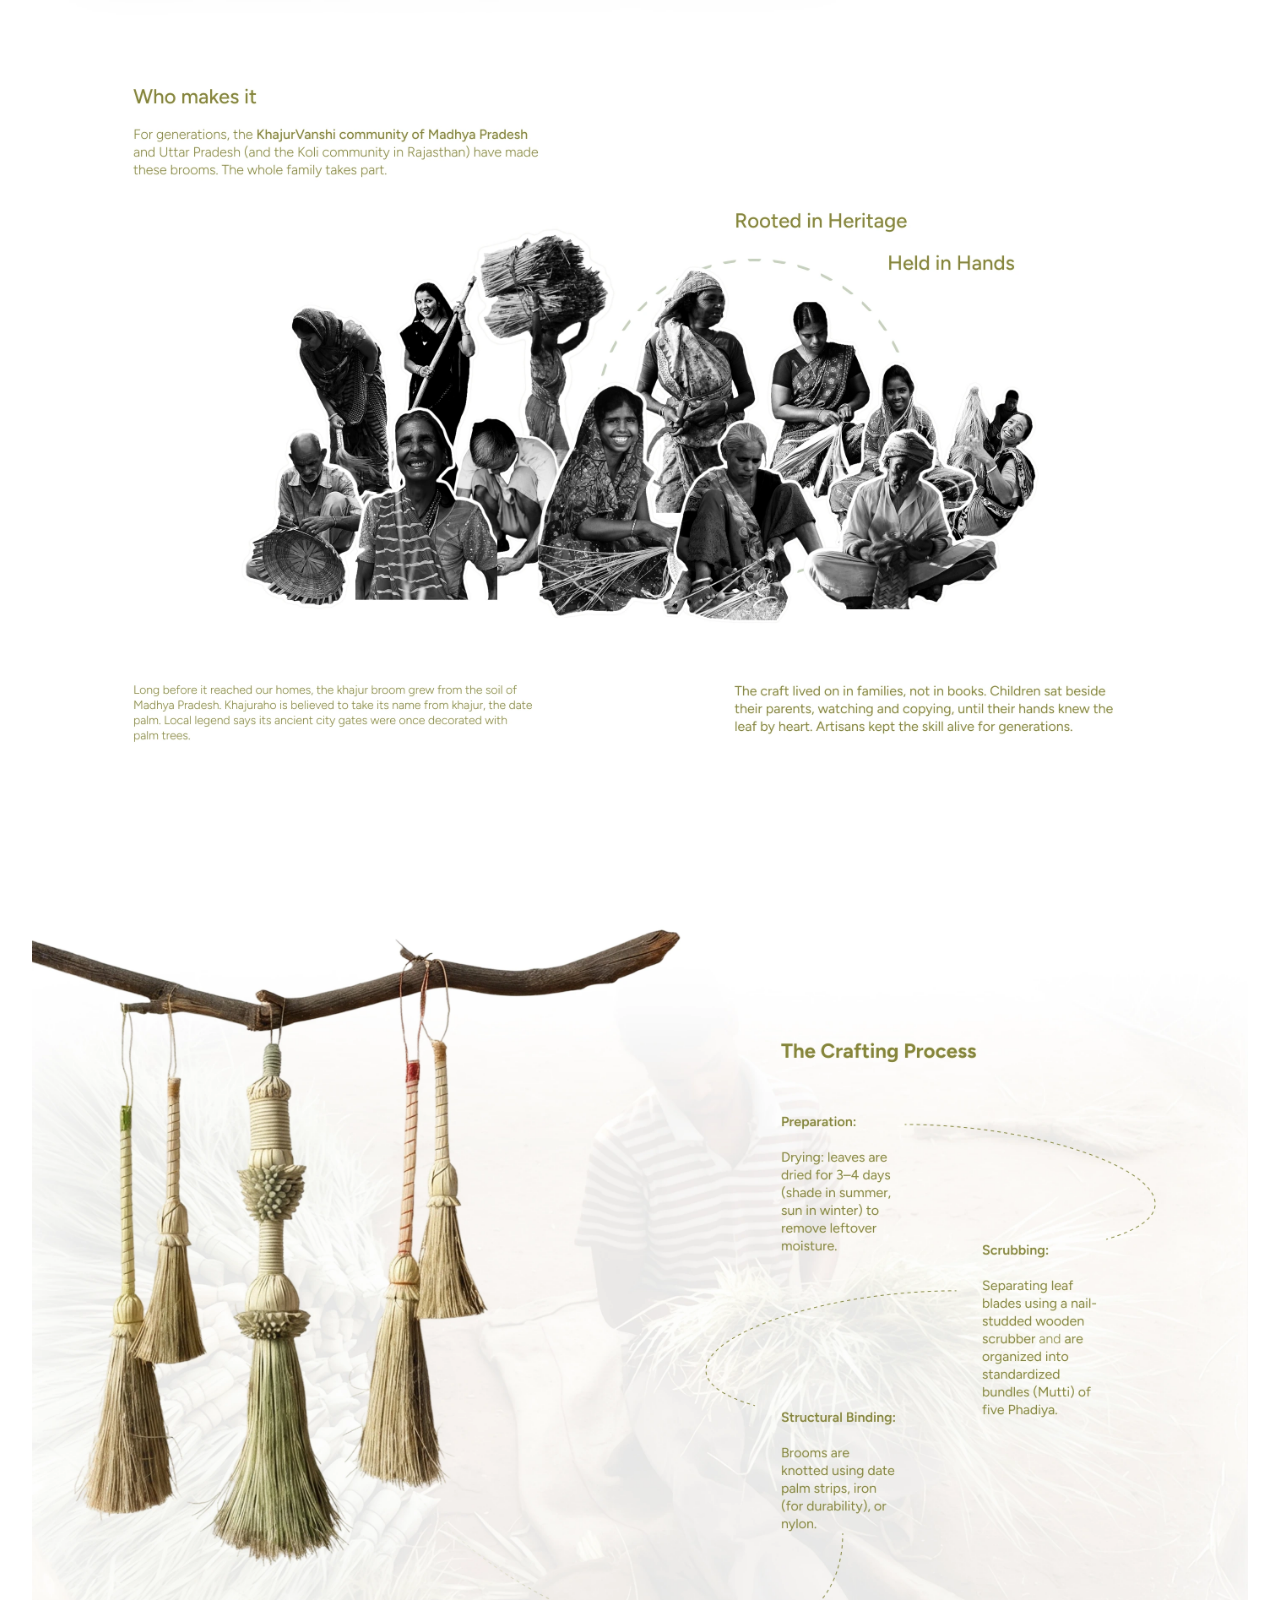
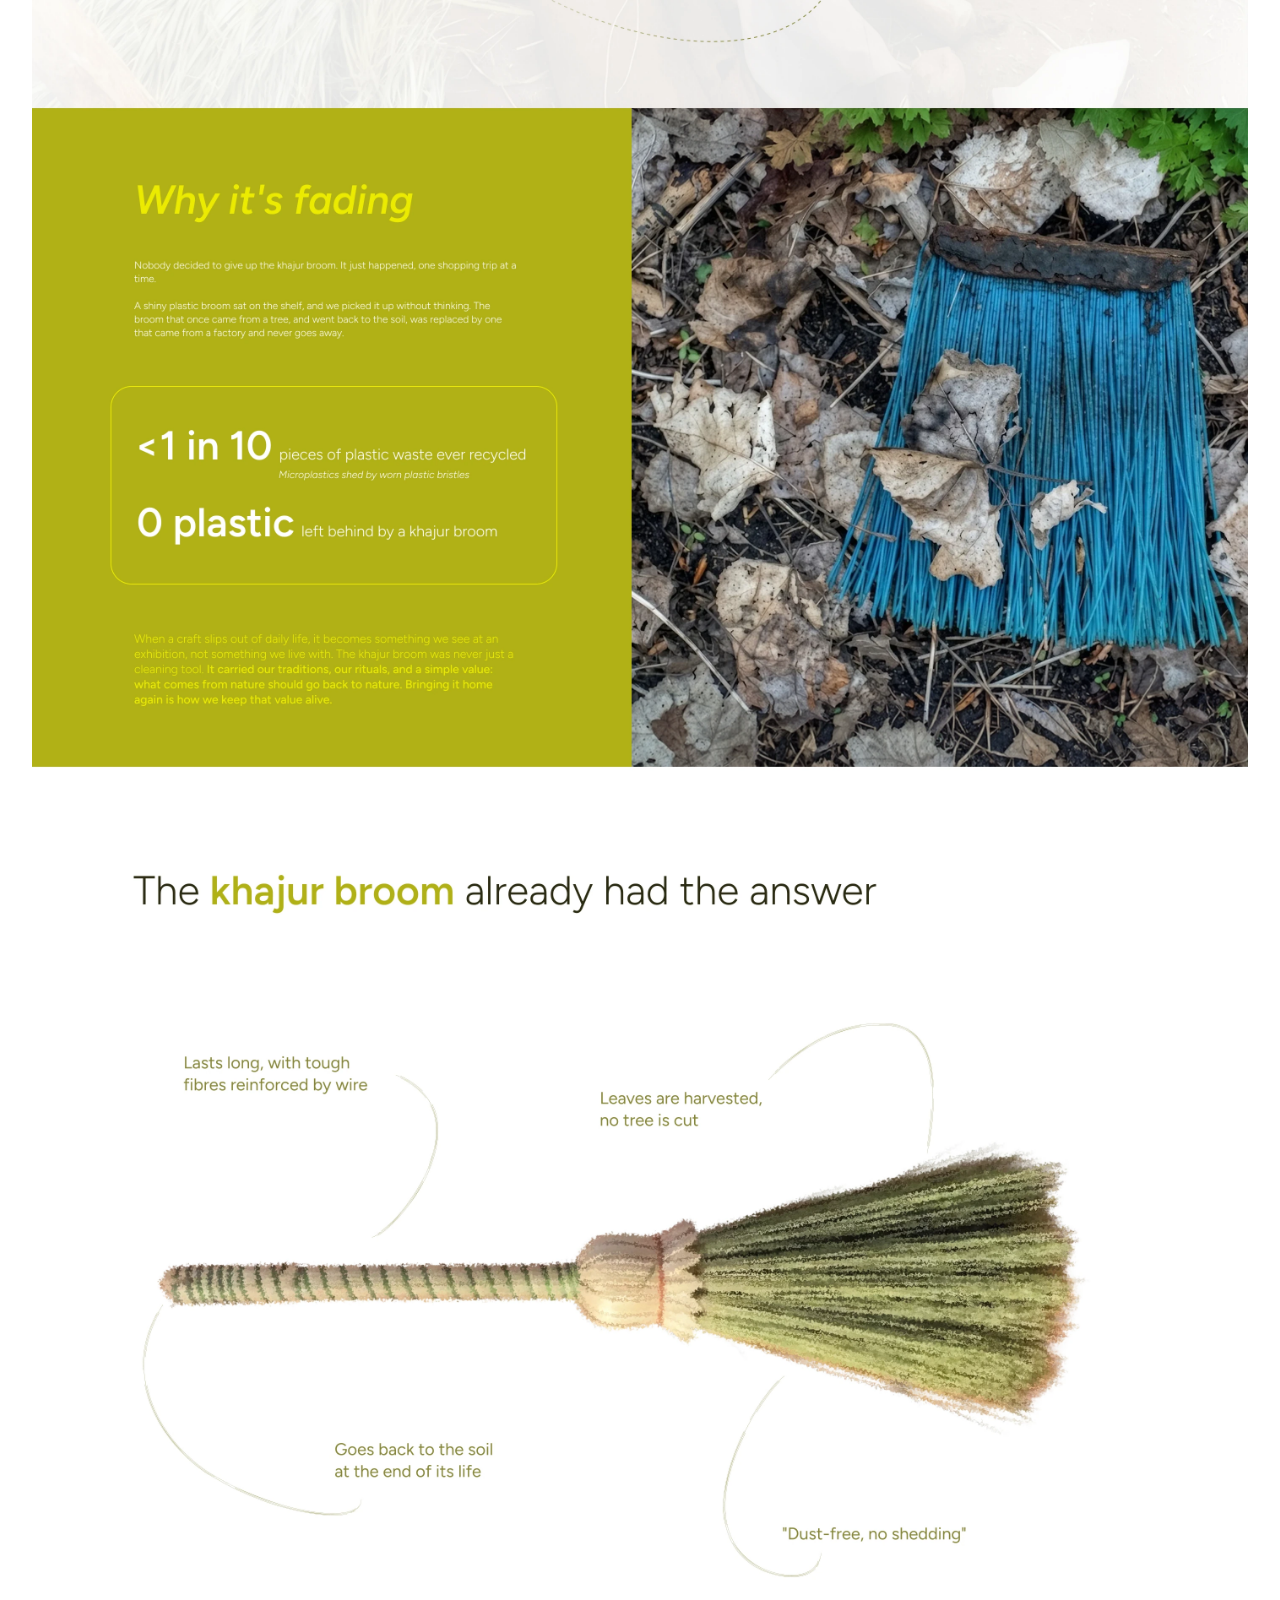
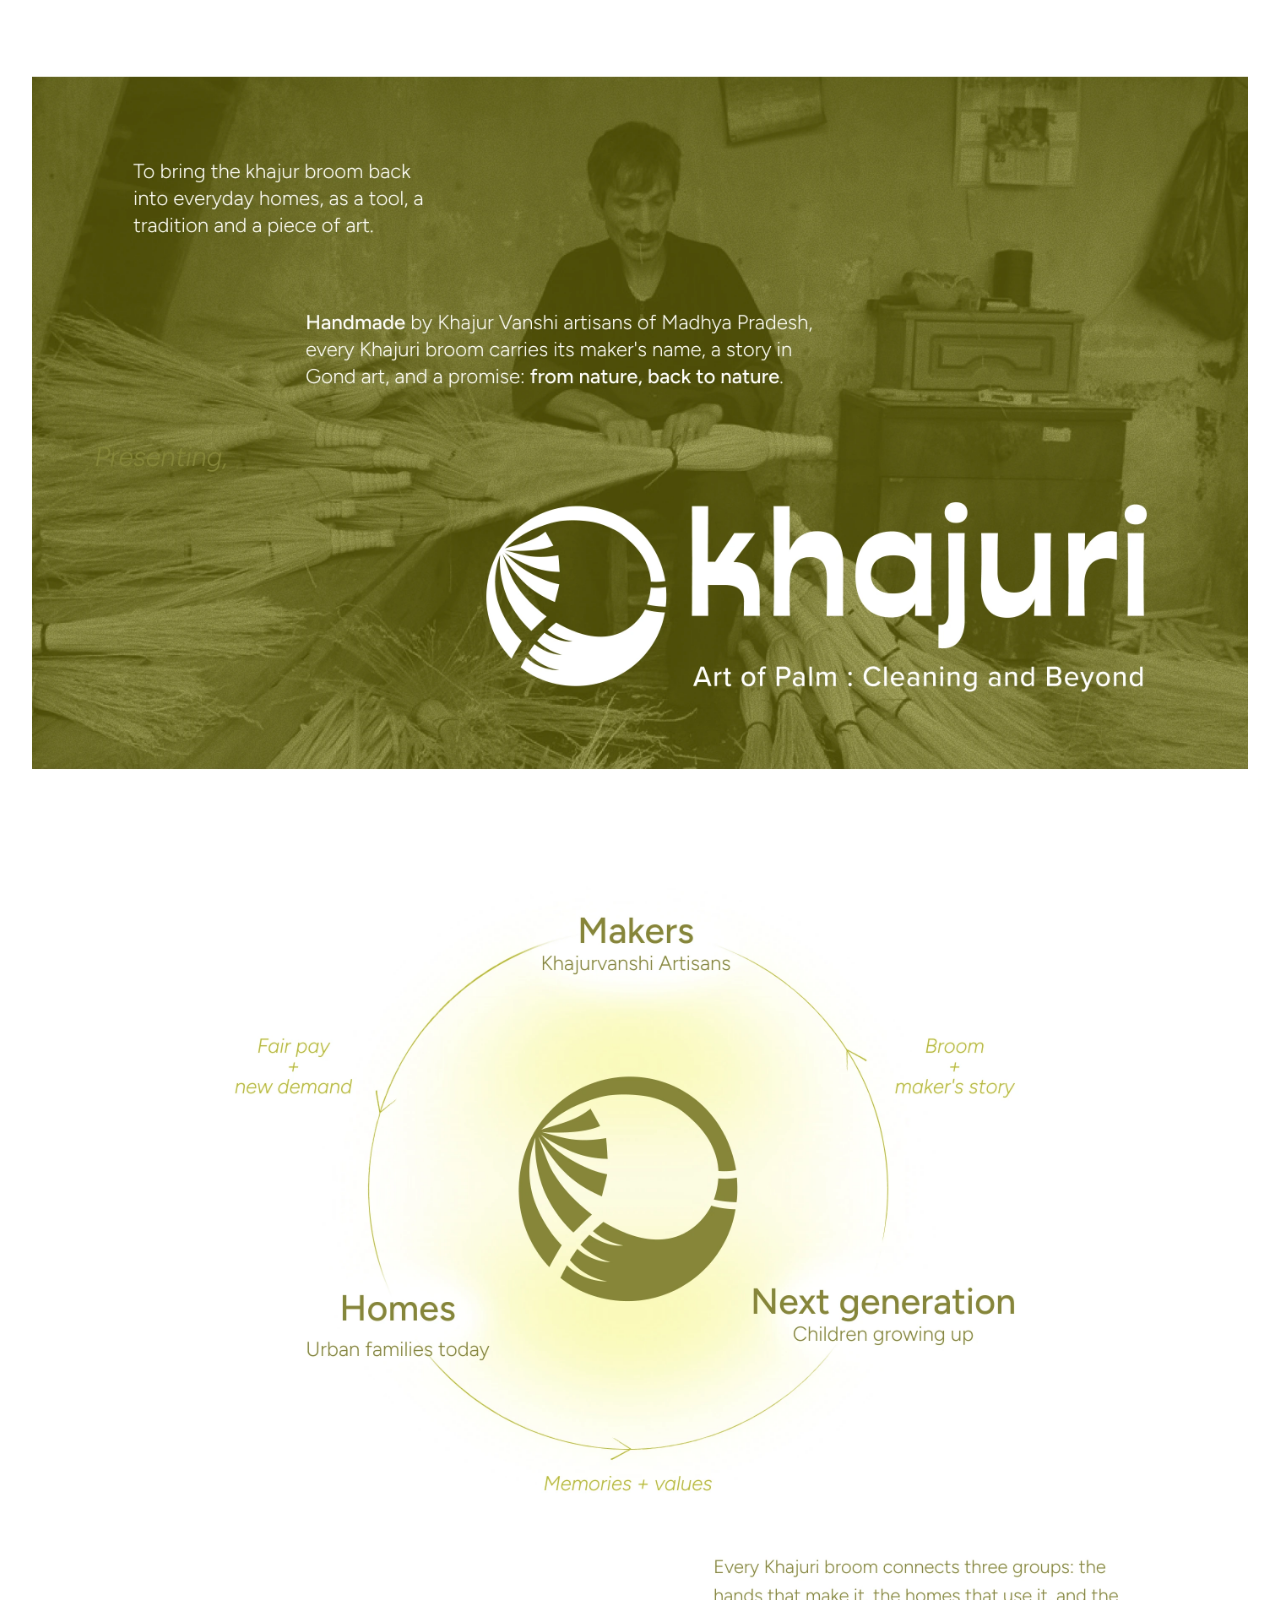
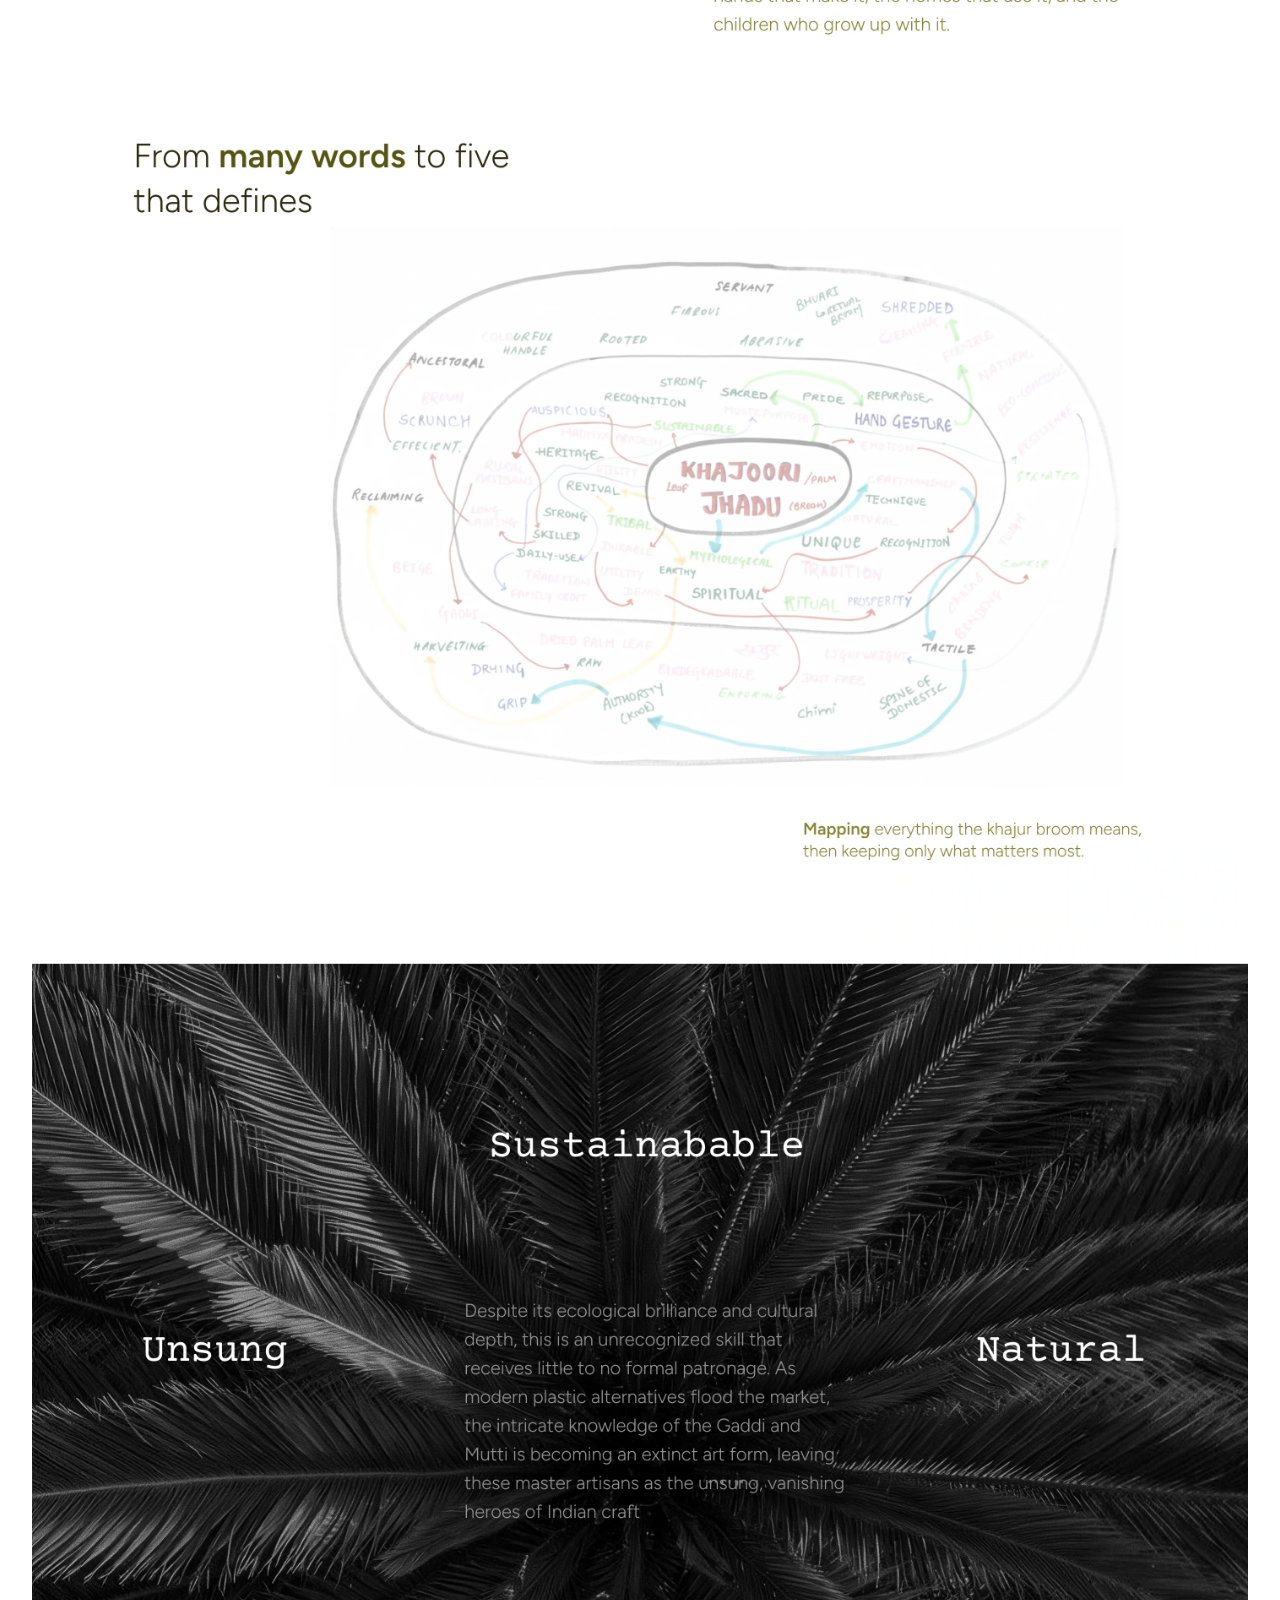
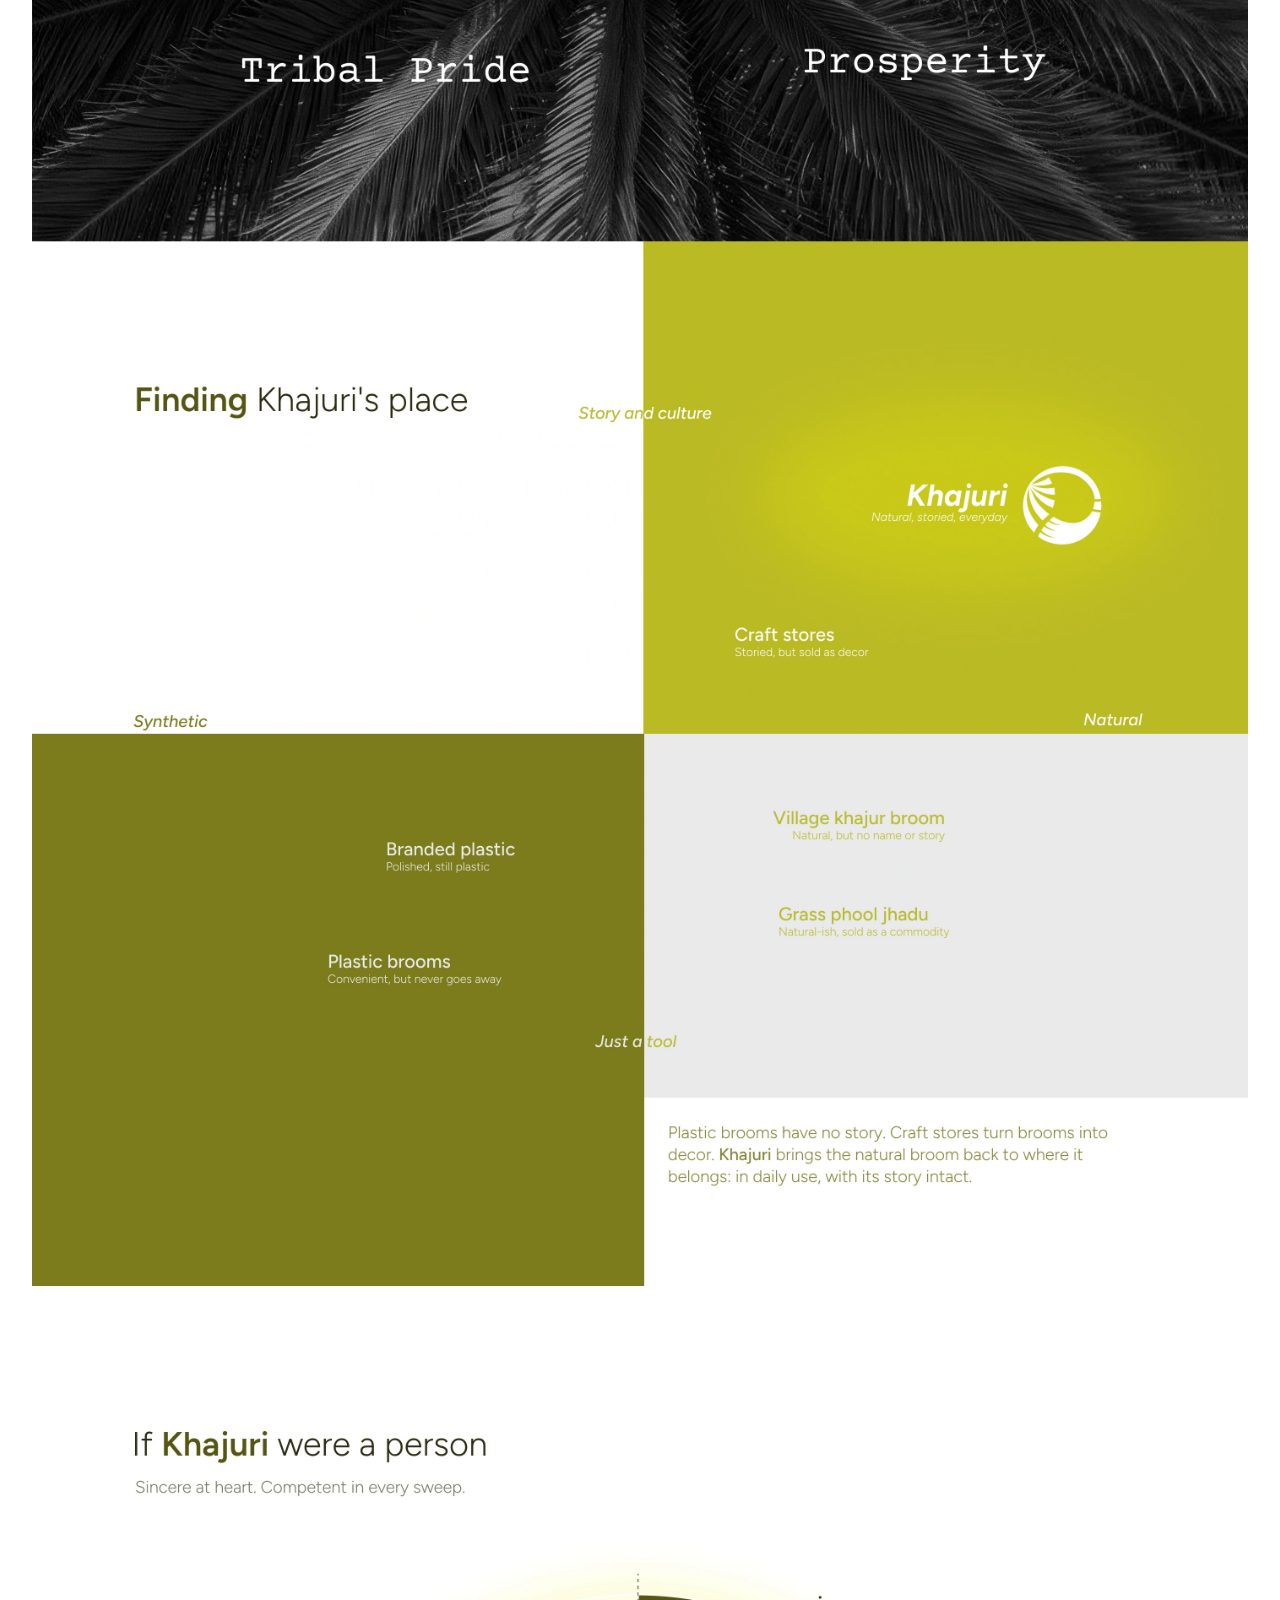
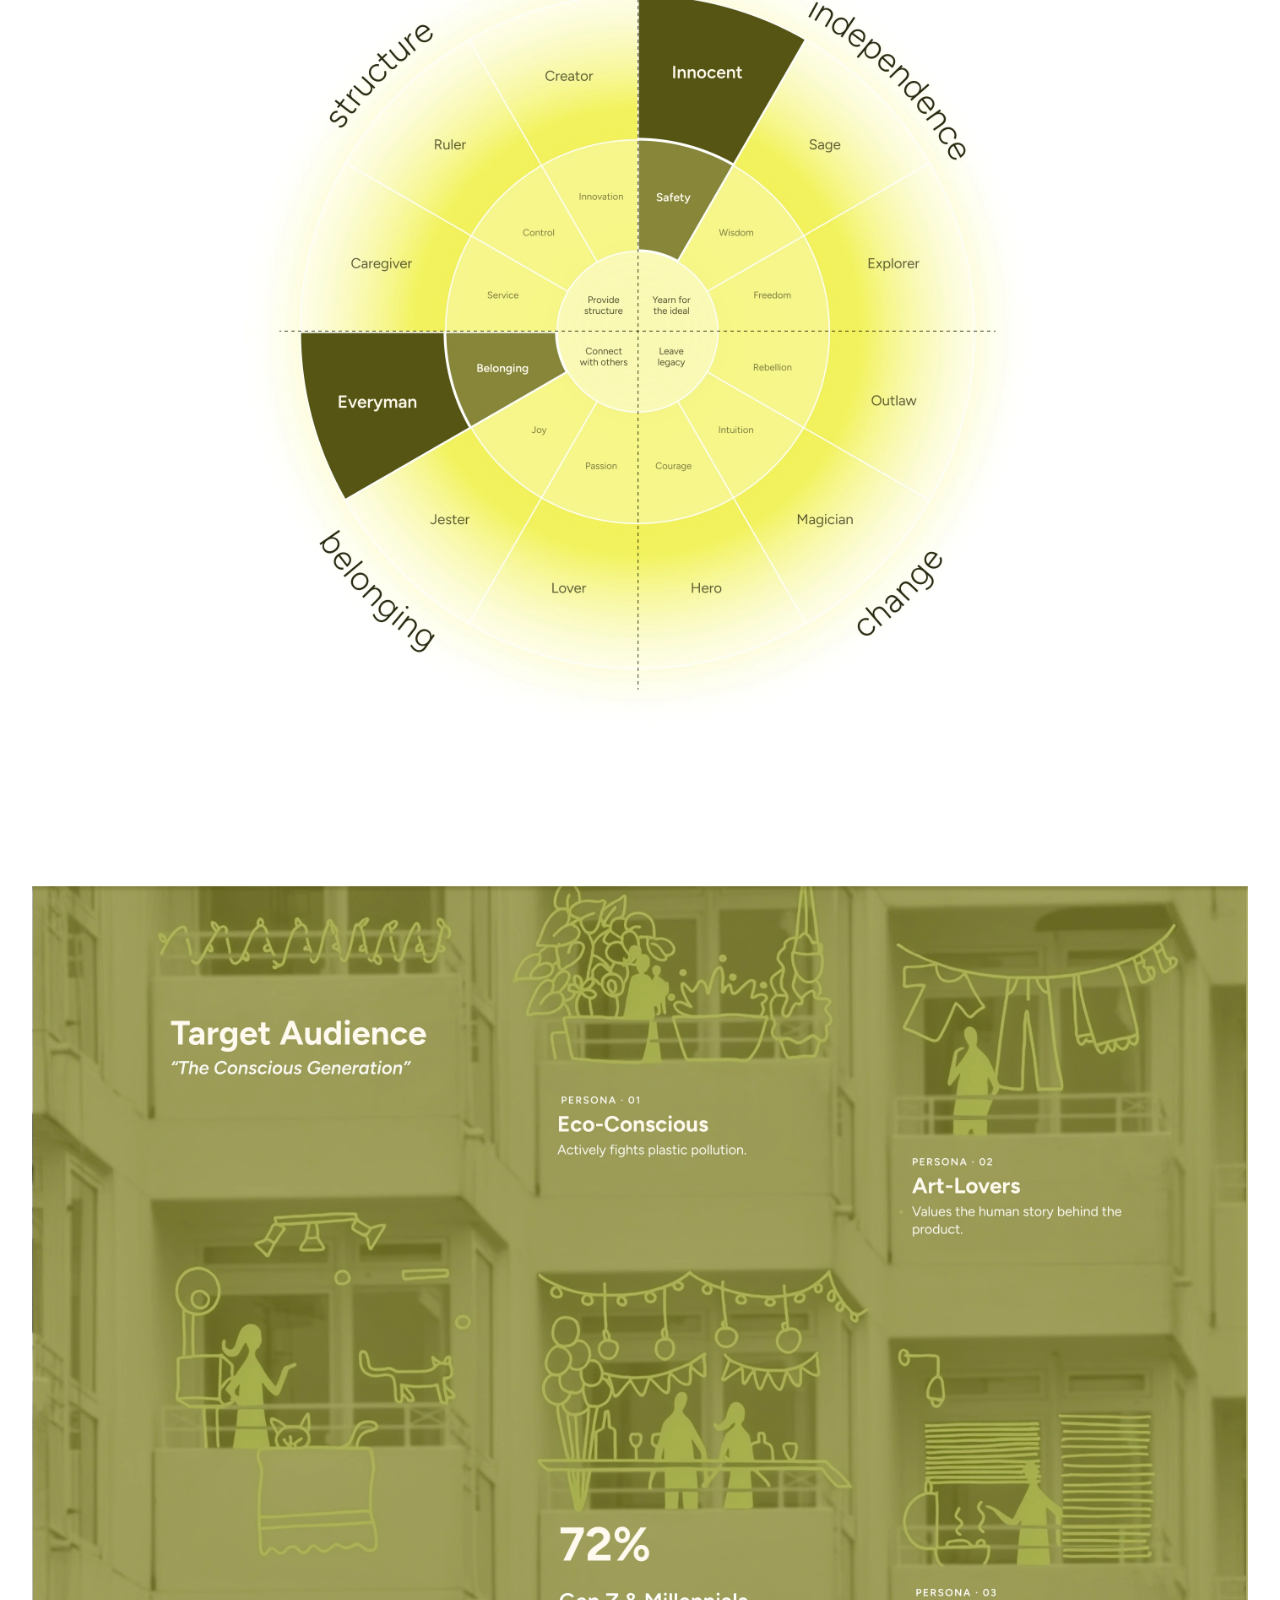
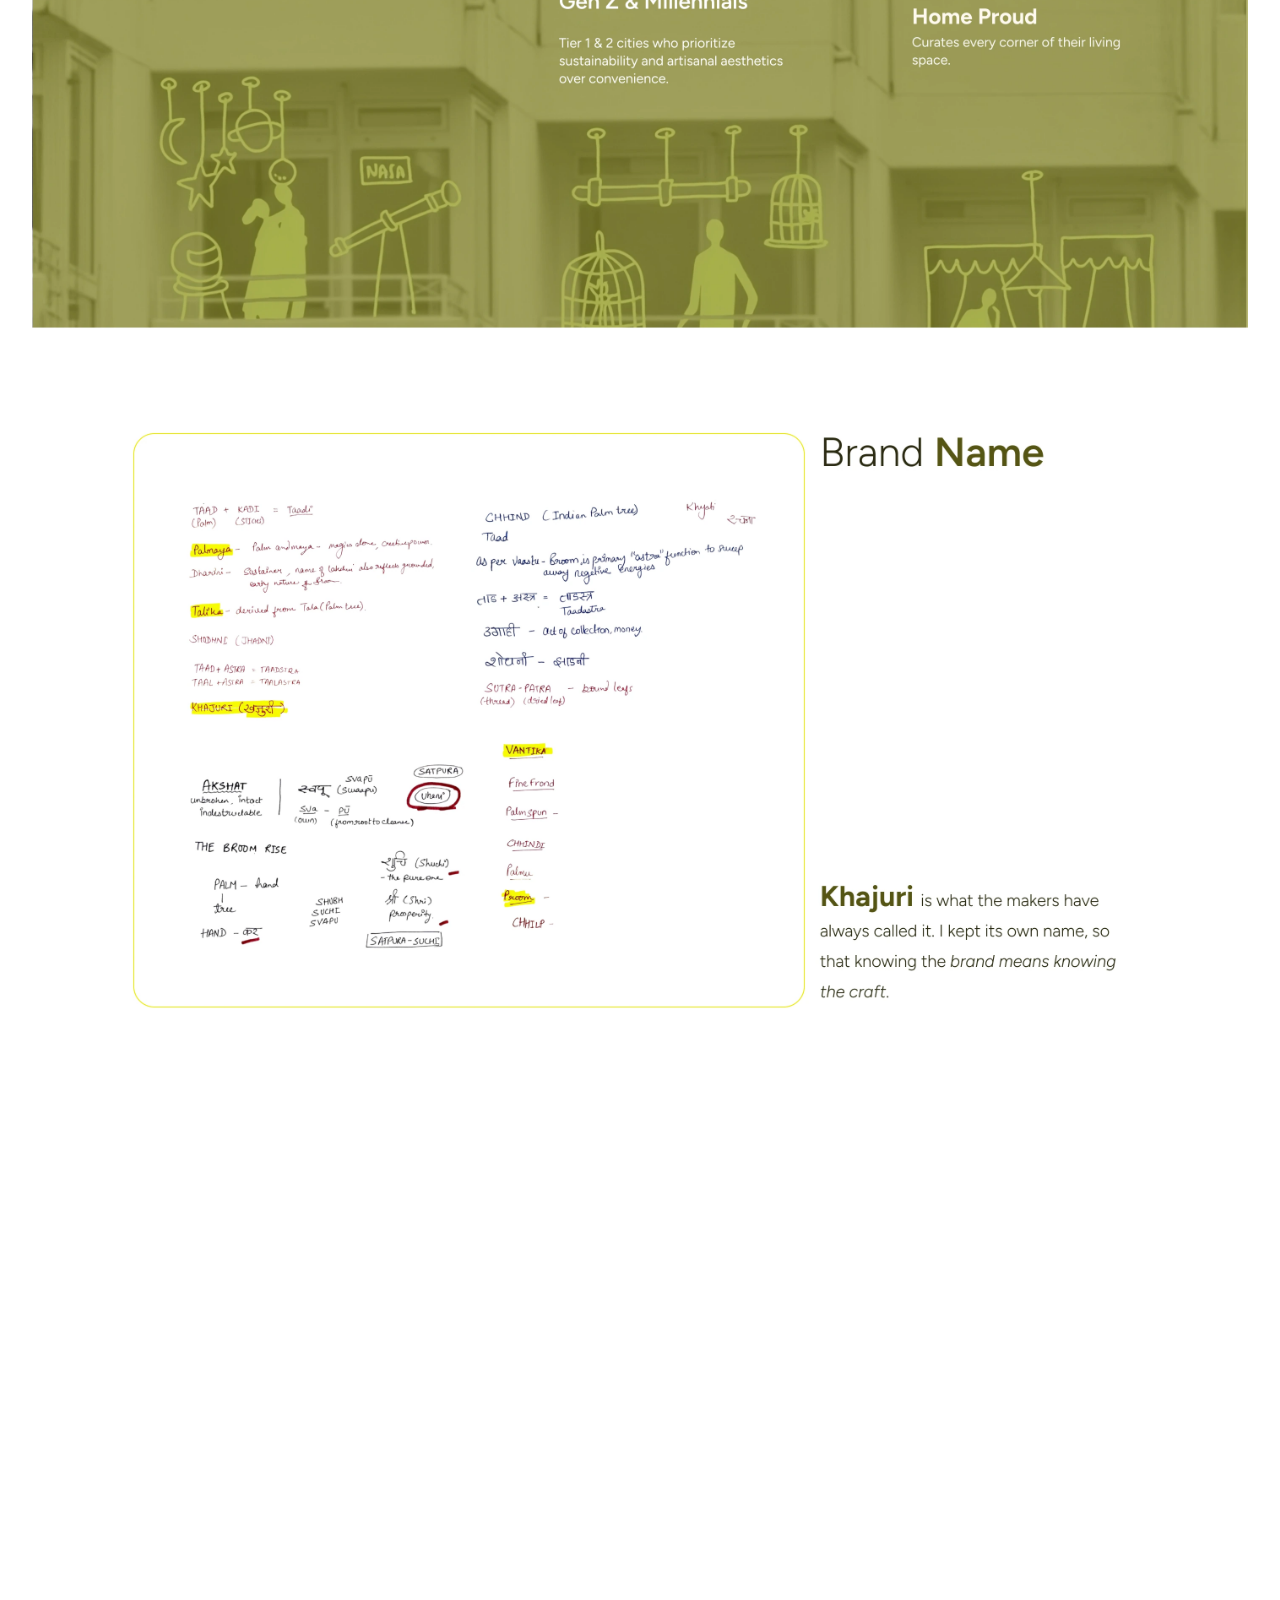
<file: projects/khajuri.html>
<!doctype html>
<html lang="en">
<head>
<meta charset="utf-8">
<meta name="viewport" content="width=device-width, initial-scale=1">
<link rel="icon" href="../favicon.svg" type="image/svg+xml">
<link rel="icon" href="../favicon-48.png" type="image/png" sizes="48x48">
<link rel="apple-touch-icon" href="../apple-touch-icon.png">
<title>Khajuri — Rajat Chaple</title>
<link rel="preconnect" href="https://fonts.googleapis.com">
<link href="https://fonts.googleapis.com/css2?family=Inter:wght@500;600&display=swap" rel="stylesheet">
<style>
  *{box-sizing:border-box;margin:0}
  html{background:#fff}
  body{background:#fff;font-family:Inter,system-ui,sans-serif;-webkit-font-smoothing:antialiased}
  /* the long scroll is a 1440px desktop artboard: keep its proportions and only scale it to the window, never reflow it */
  .scroll{width:min(1312px,100% - 64px);margin:96px auto 120px;border-radius:24px;overflow:hidden;line-height:0}
  .scroll img{display:block;width:100%;height:auto}
  .back{position:fixed;top:20px;left:50%;translate:-50% 0;z-index:5;display:flex;align-items:center;gap:8px;
    padding:10px 18px 10px 14px;border-radius:999px;background:#141416;color:#fff;font:500 14px/1 Inter,sans-serif;text-decoration:none;
    box-shadow:0 6px 20px rgba(0,0,0,.18);transition:transform .2s}
  .back:hover{transform:translateY(-1px)}
  .back svg{width:16px;height:16px}
  @media(max-width:700px){ .scroll{width:calc(100% - 32px);margin-top:76px;border-radius:14px} }
</style>
</head>
<body>
<a class="back" href="../index.html#work"><svg viewBox="0 0 24 24" fill="none" stroke="currentColor" stroke-width="2.2" stroke-linecap="round" stroke-linejoin="round"><path d="M19 12H5M11 6l-6 6 6 6"/></svg>Back to work</a>
<main class="scroll" aria-label="Khajuri — art of palm: cleaning and beyond">
  <img src="khajuri/00.webp" width="2880" height="4080" alt="Khajuri — art of palm: cleaning and beyond">
  <img src="khajuri/01.webp" width="2880" height="4080" alt="">
  <img src="khajuri/02.webp" width="2880" height="4080" alt="" loading="lazy">
  <img src="khajuri/03.webp" width="2880" height="4080" alt="" loading="lazy">
  <img src="khajuri/04.webp" width="2880" height="4080" alt="" loading="lazy">
  <img src="khajuri/05.webp" width="2880" height="4080" alt="" loading="lazy">
  <img src="khajuri/06.webp" width="2880" height="4080" alt="" loading="lazy">
  <img src="khajuri/07.webp" width="2880" height="4080" alt="" loading="lazy">
  <img src="khajuri/08.webp" width="2880" height="4080" alt="" loading="lazy">
  <img src="khajuri/09.webp" width="2880" height="4080" alt="" loading="lazy">
  <img src="khajuri/10.webp" width="2880" height="4080" alt="" loading="lazy">
  <img src="khajuri/11.webp" width="2880" height="4080" alt="" loading="lazy">
  <img src="khajuri/12.webp" width="2880" height="4080" alt="" loading="lazy">
  <img src="khajuri/13.webp" width="2880" height="4080" alt="" loading="lazy">
  <img src="khajuri/14.webp" width="2880" height="4080" alt="" loading="lazy">
  <img src="khajuri/15.webp" width="2880" height="4080" alt="" loading="lazy">
  <img src="khajuri/16.webp" width="2880" height="4080" alt="" loading="lazy">
  <img src="khajuri/17.webp" width="2880" height="4080" alt="" loading="lazy">
  <img src="khajuri/18.webp" width="2880" height="2600" alt="" loading="lazy">
</main>
<script>window.SECTIONS={"h": 38020, "list": [[0, "Introduction"], [1056, "The Sunday broom"], [7670, "Why it's fading"], [8488, "The answer"], [11412, "Brand values"], [13595, "Positioning"], [14832, "Brand persona"], [16000, "Target audience"], [17443, "Brand name"], [18351, "Creating identity"], [22402, "Brand colours"], [24507, "Packaging"], [27060, "Gond art"], [28194, "Packaging dielines"], [34216, "Brand campaign"]]};</script>
<script src="sections.js"></script>
<script src="next.js?v=3"></script>
</body>
</html>
</file>
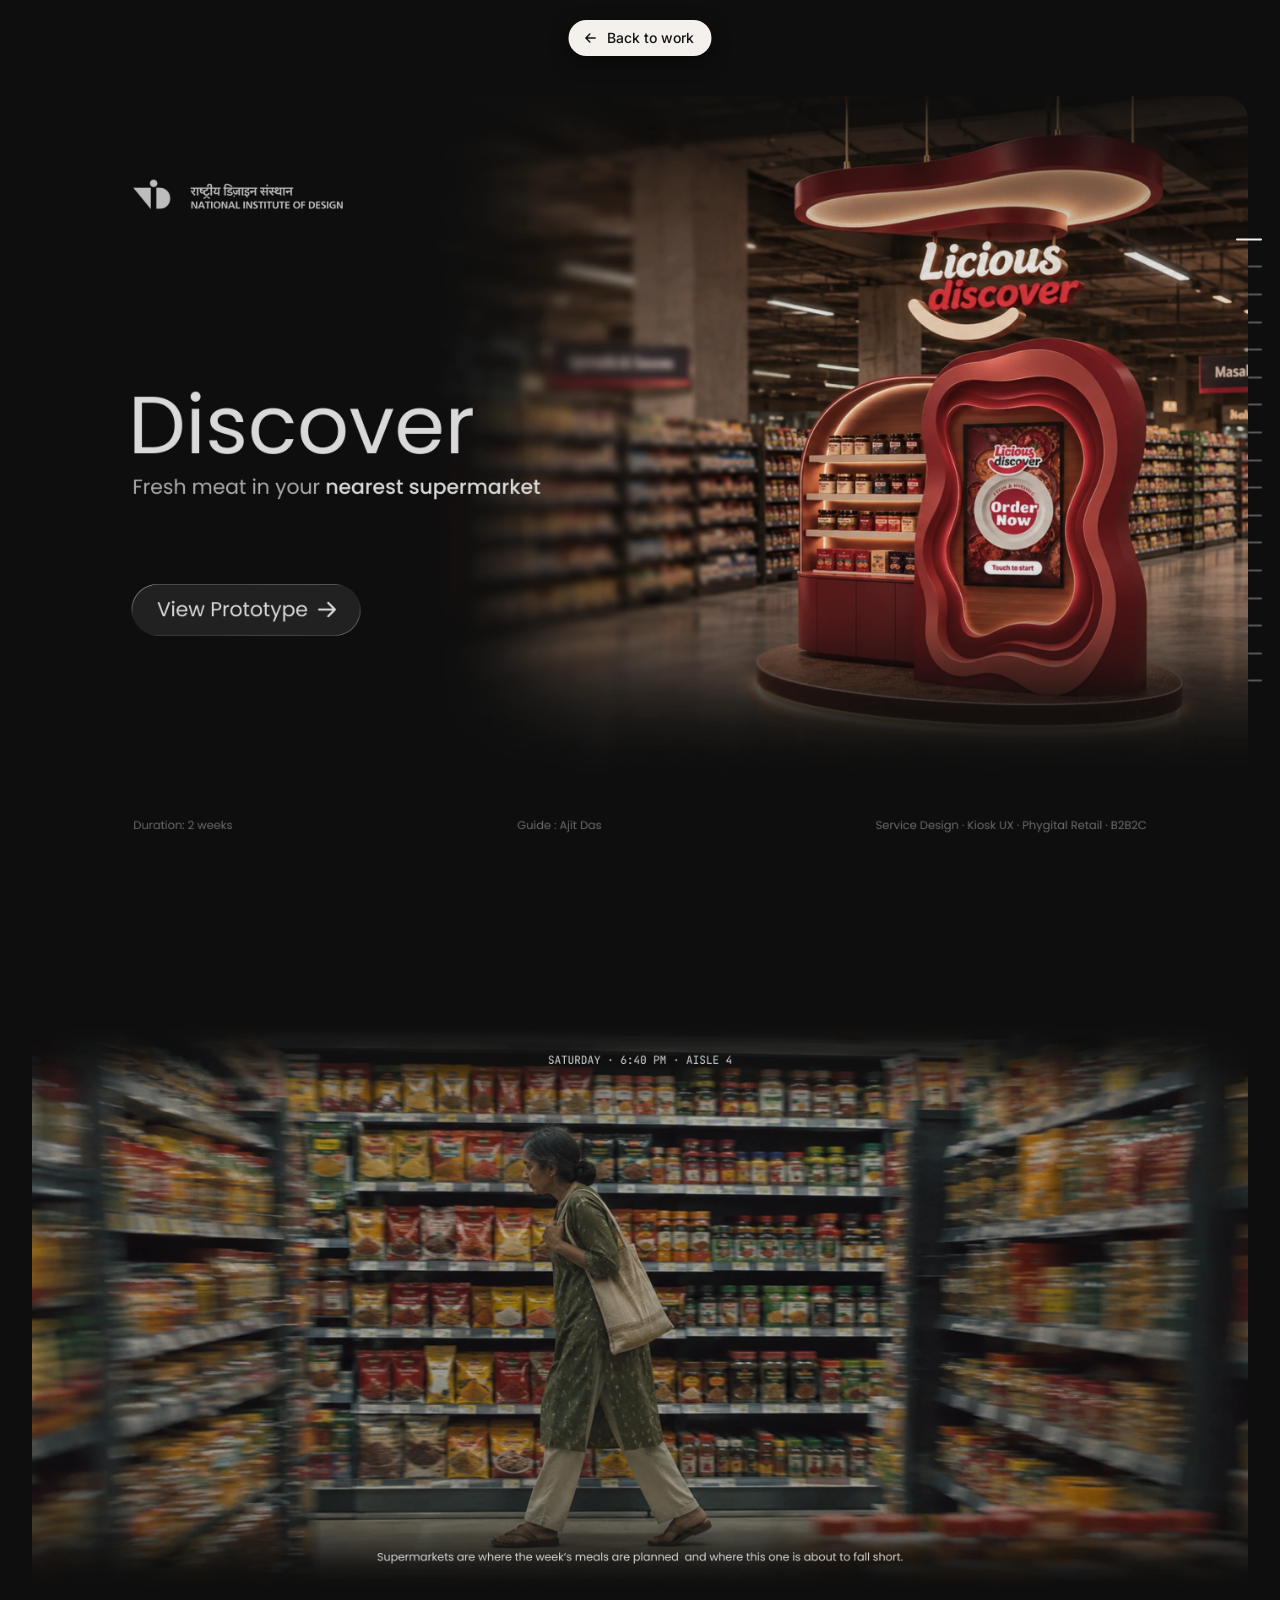
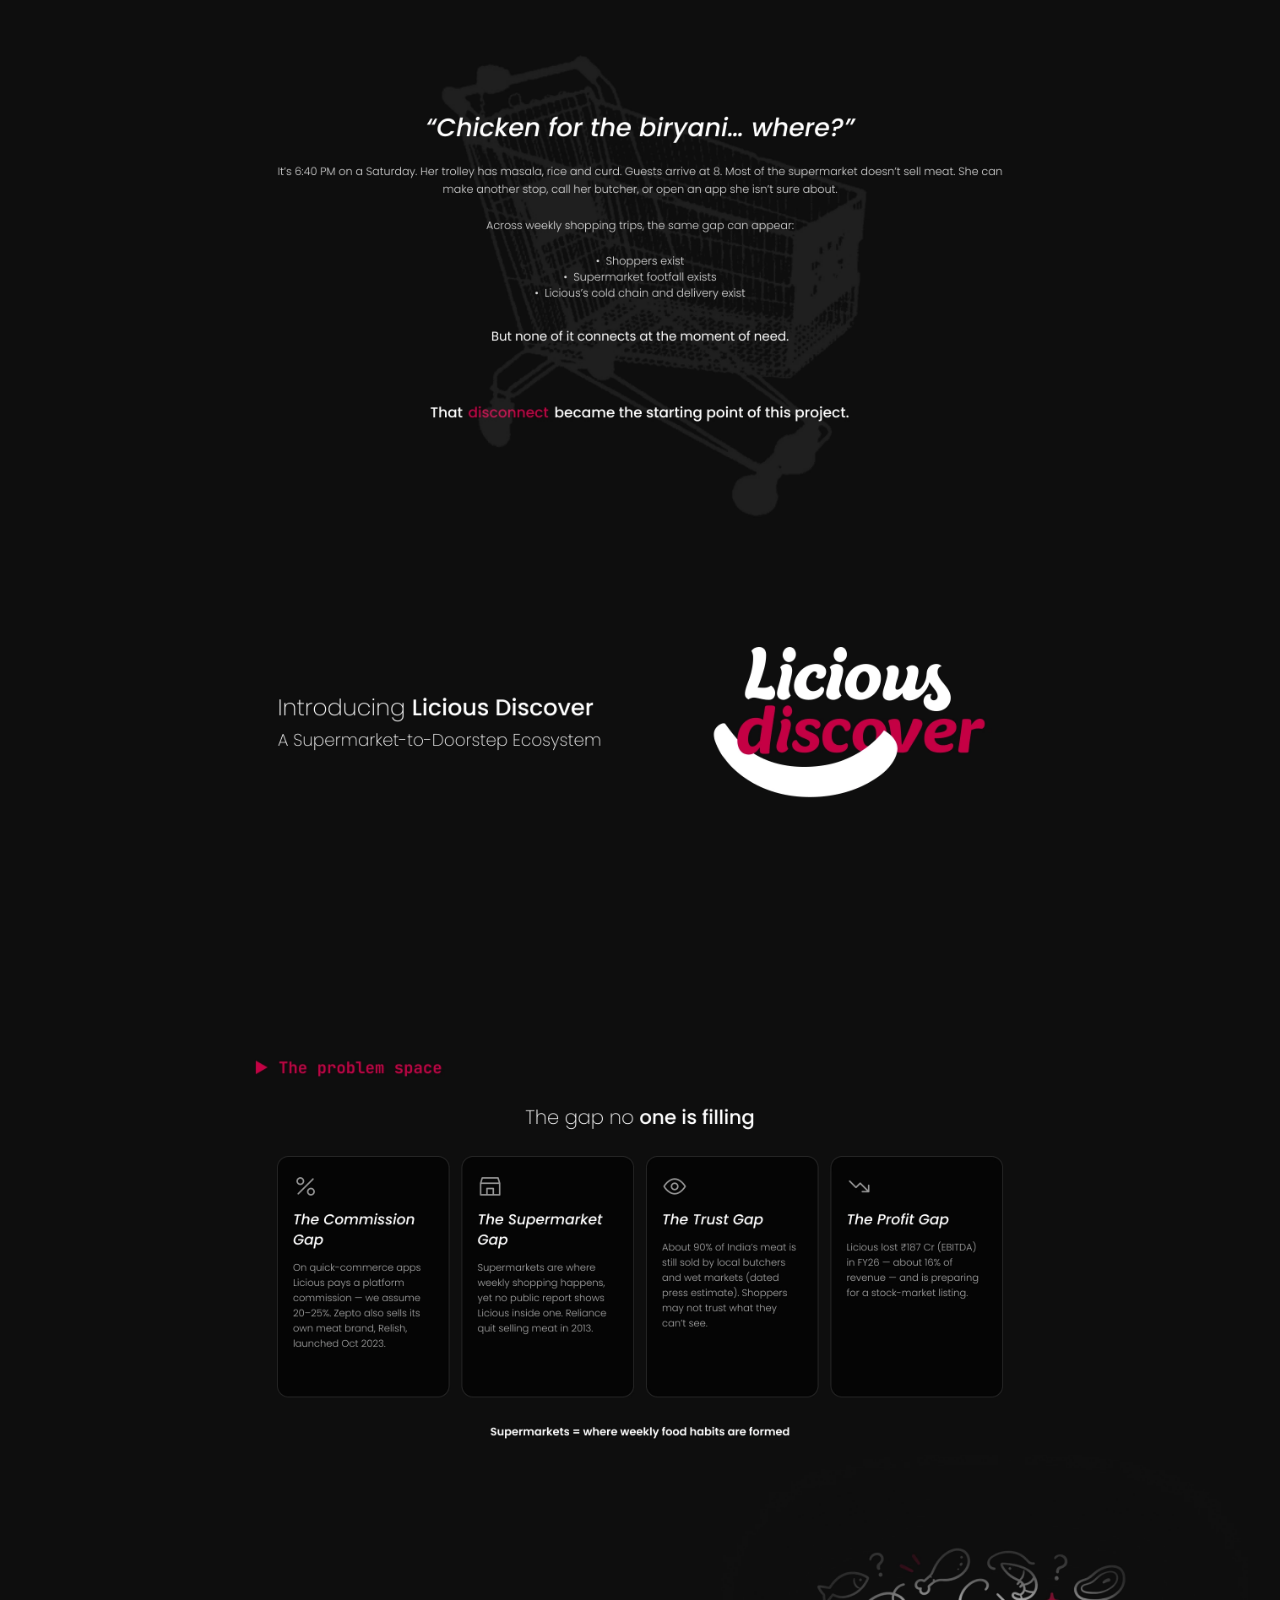
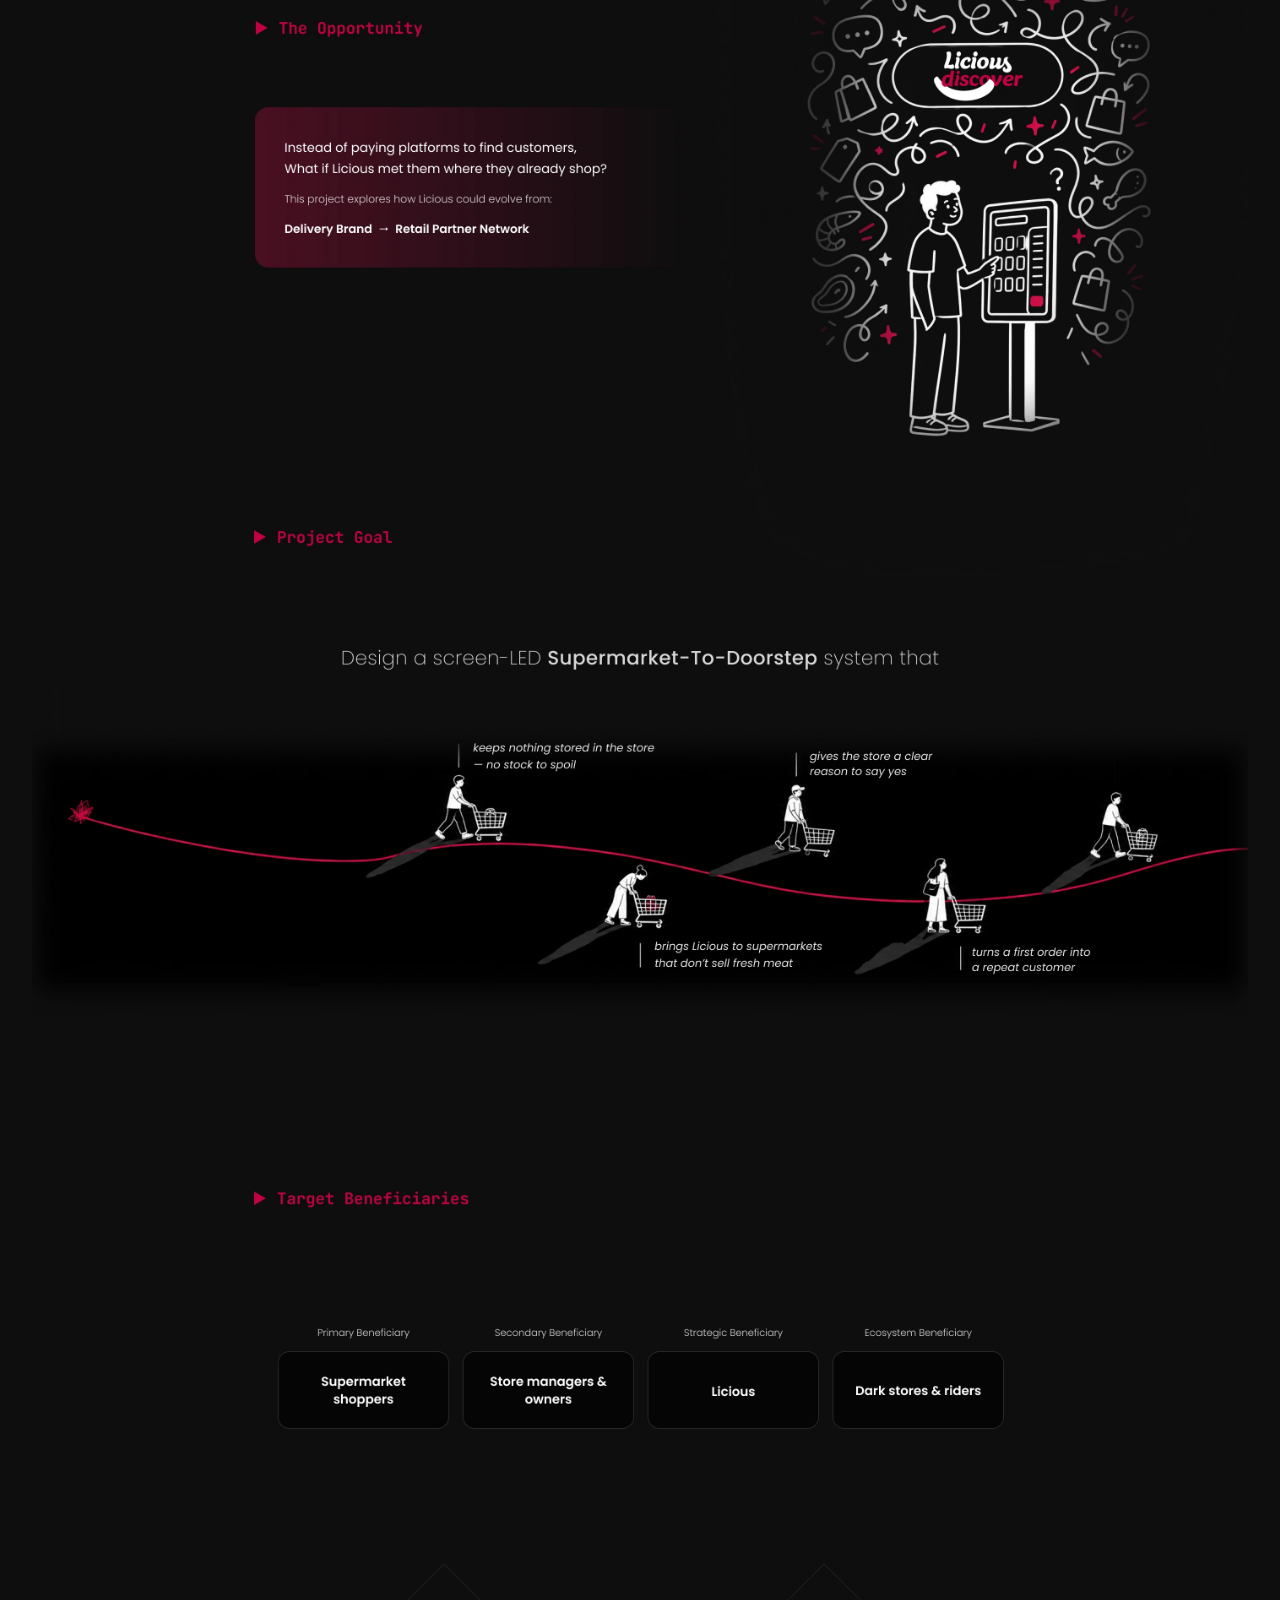
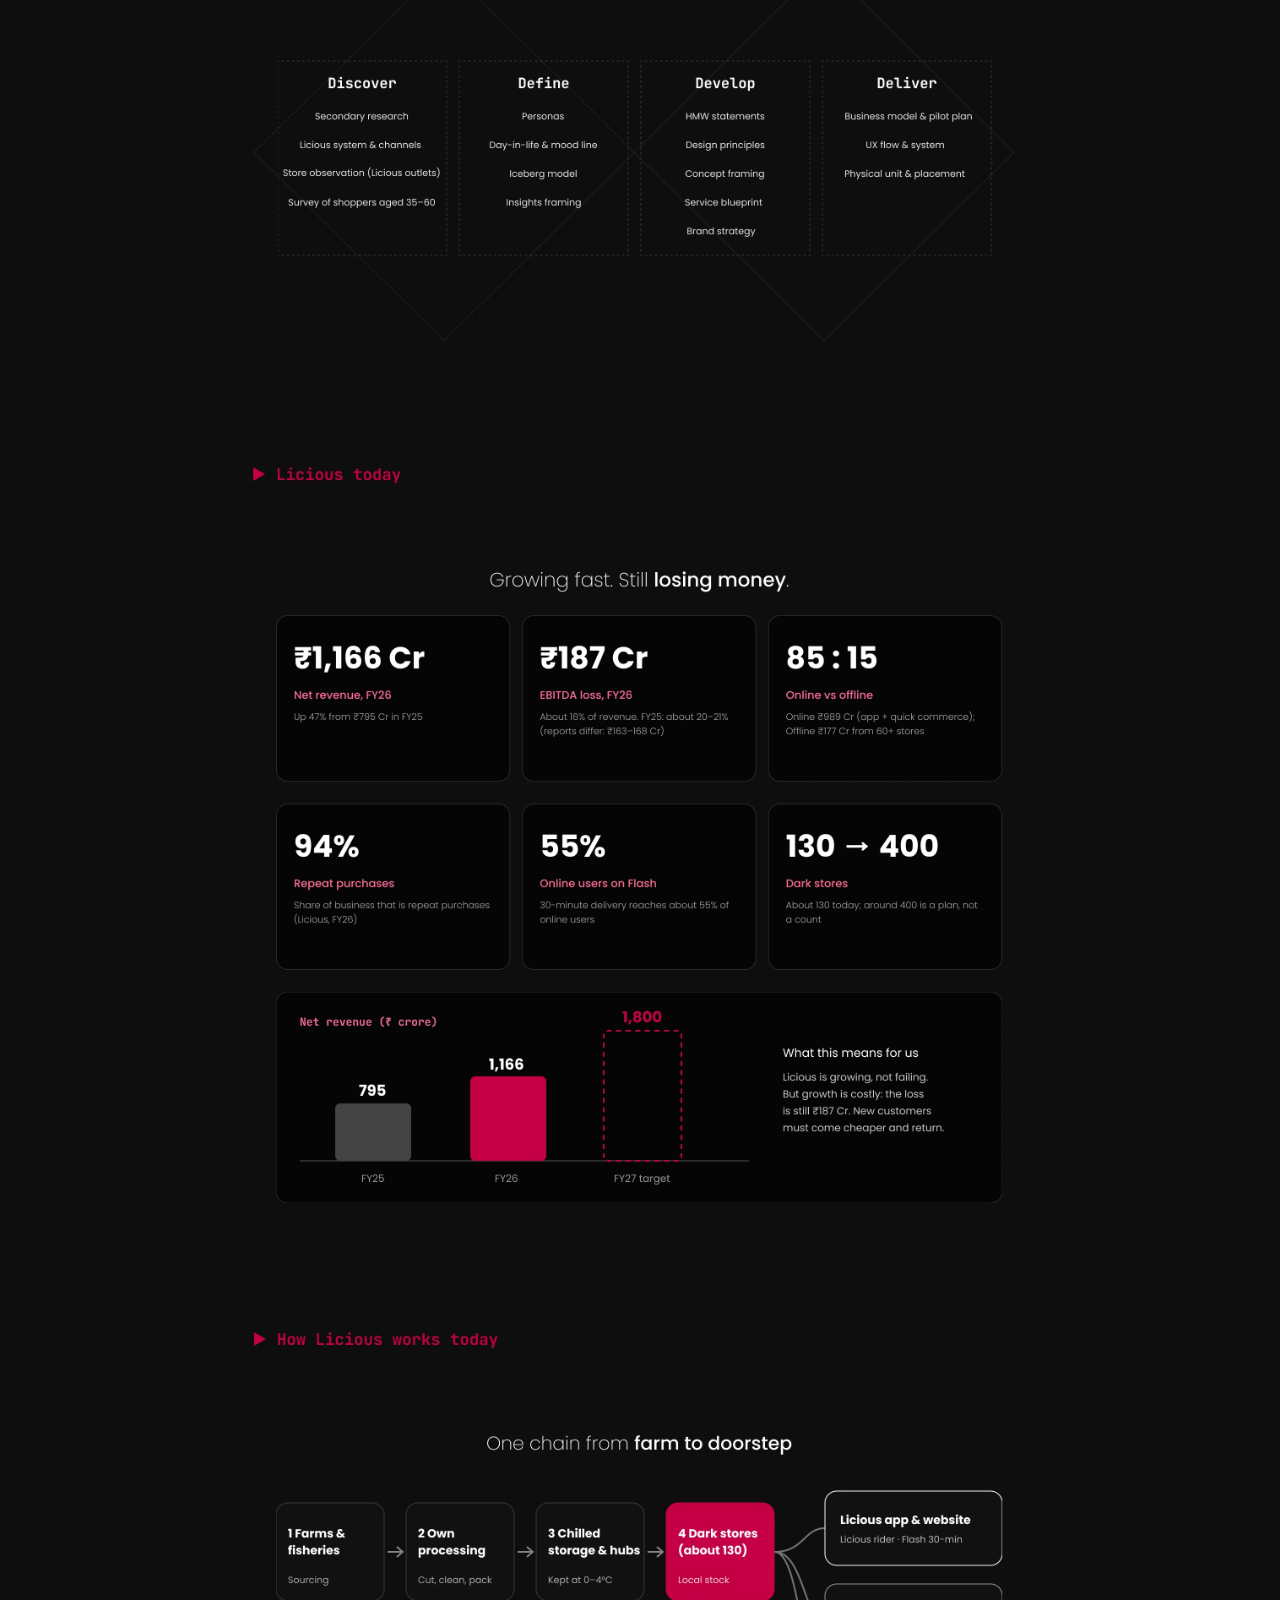
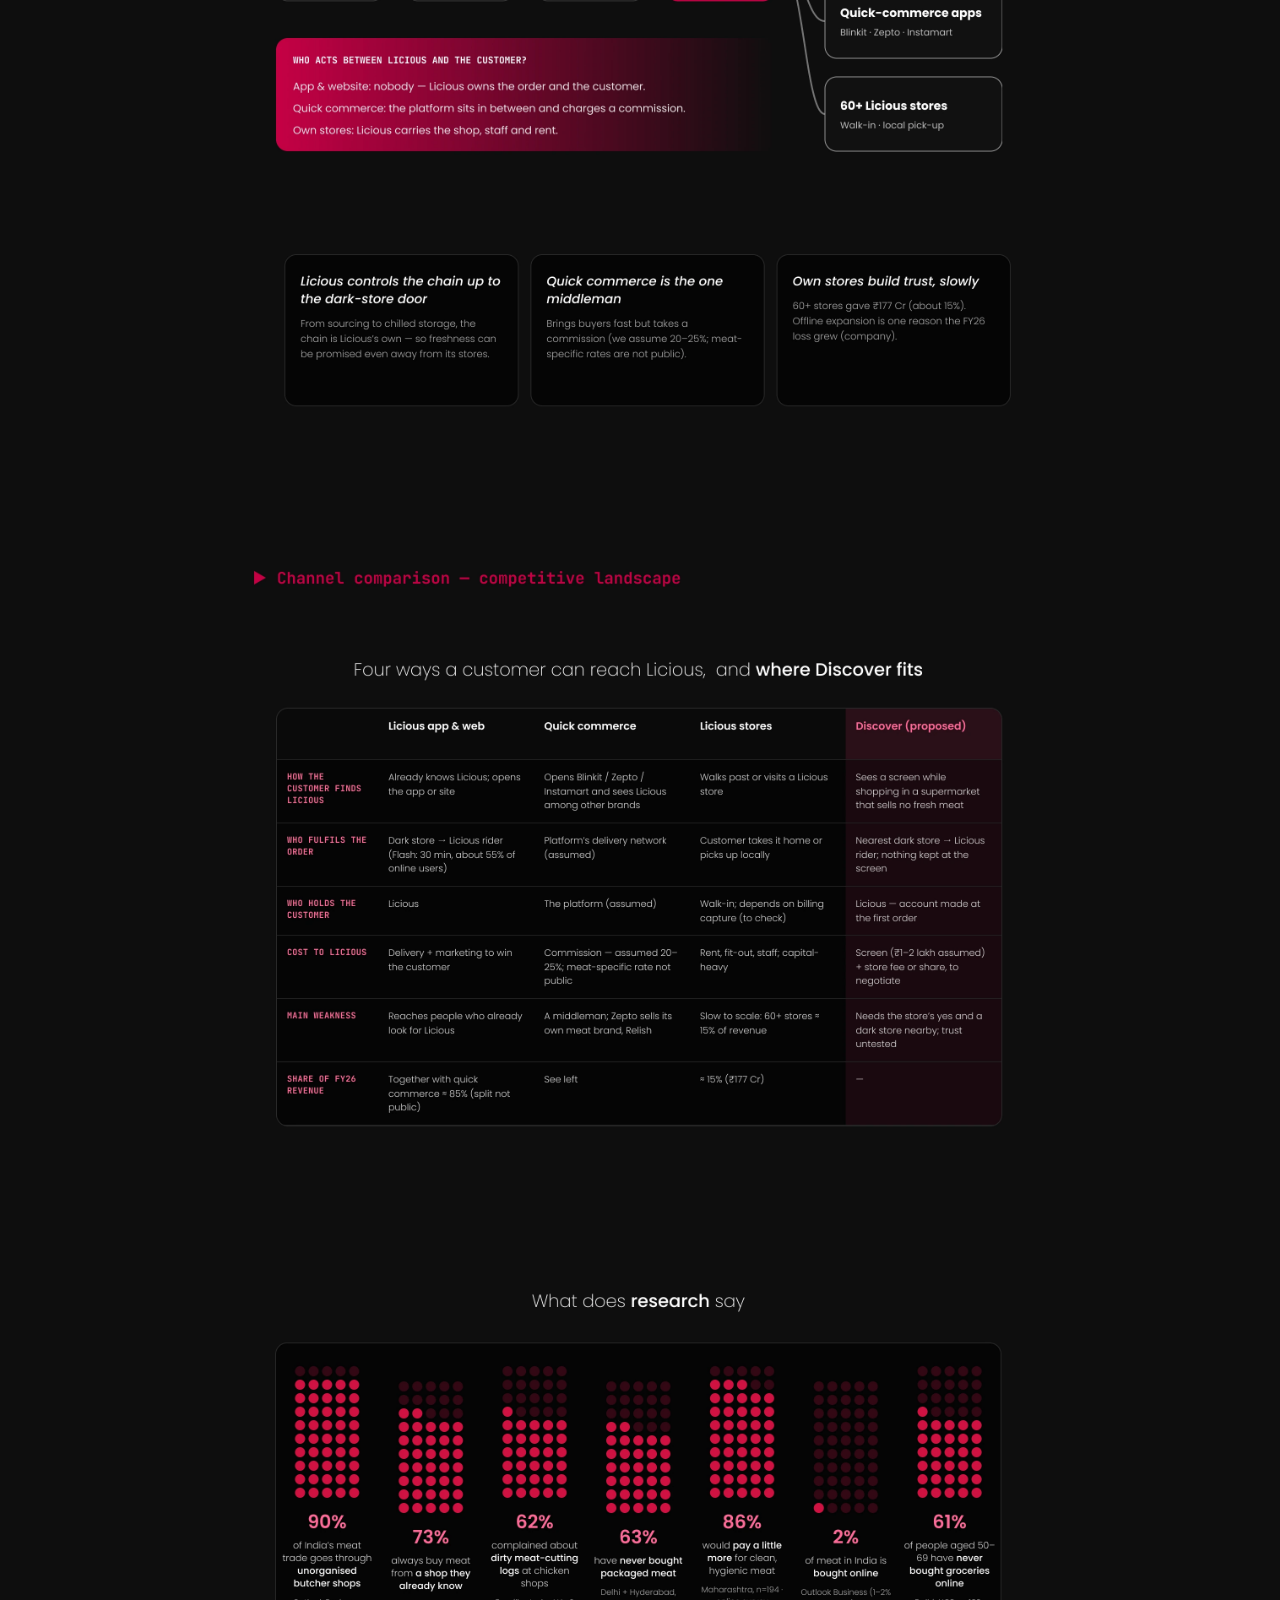
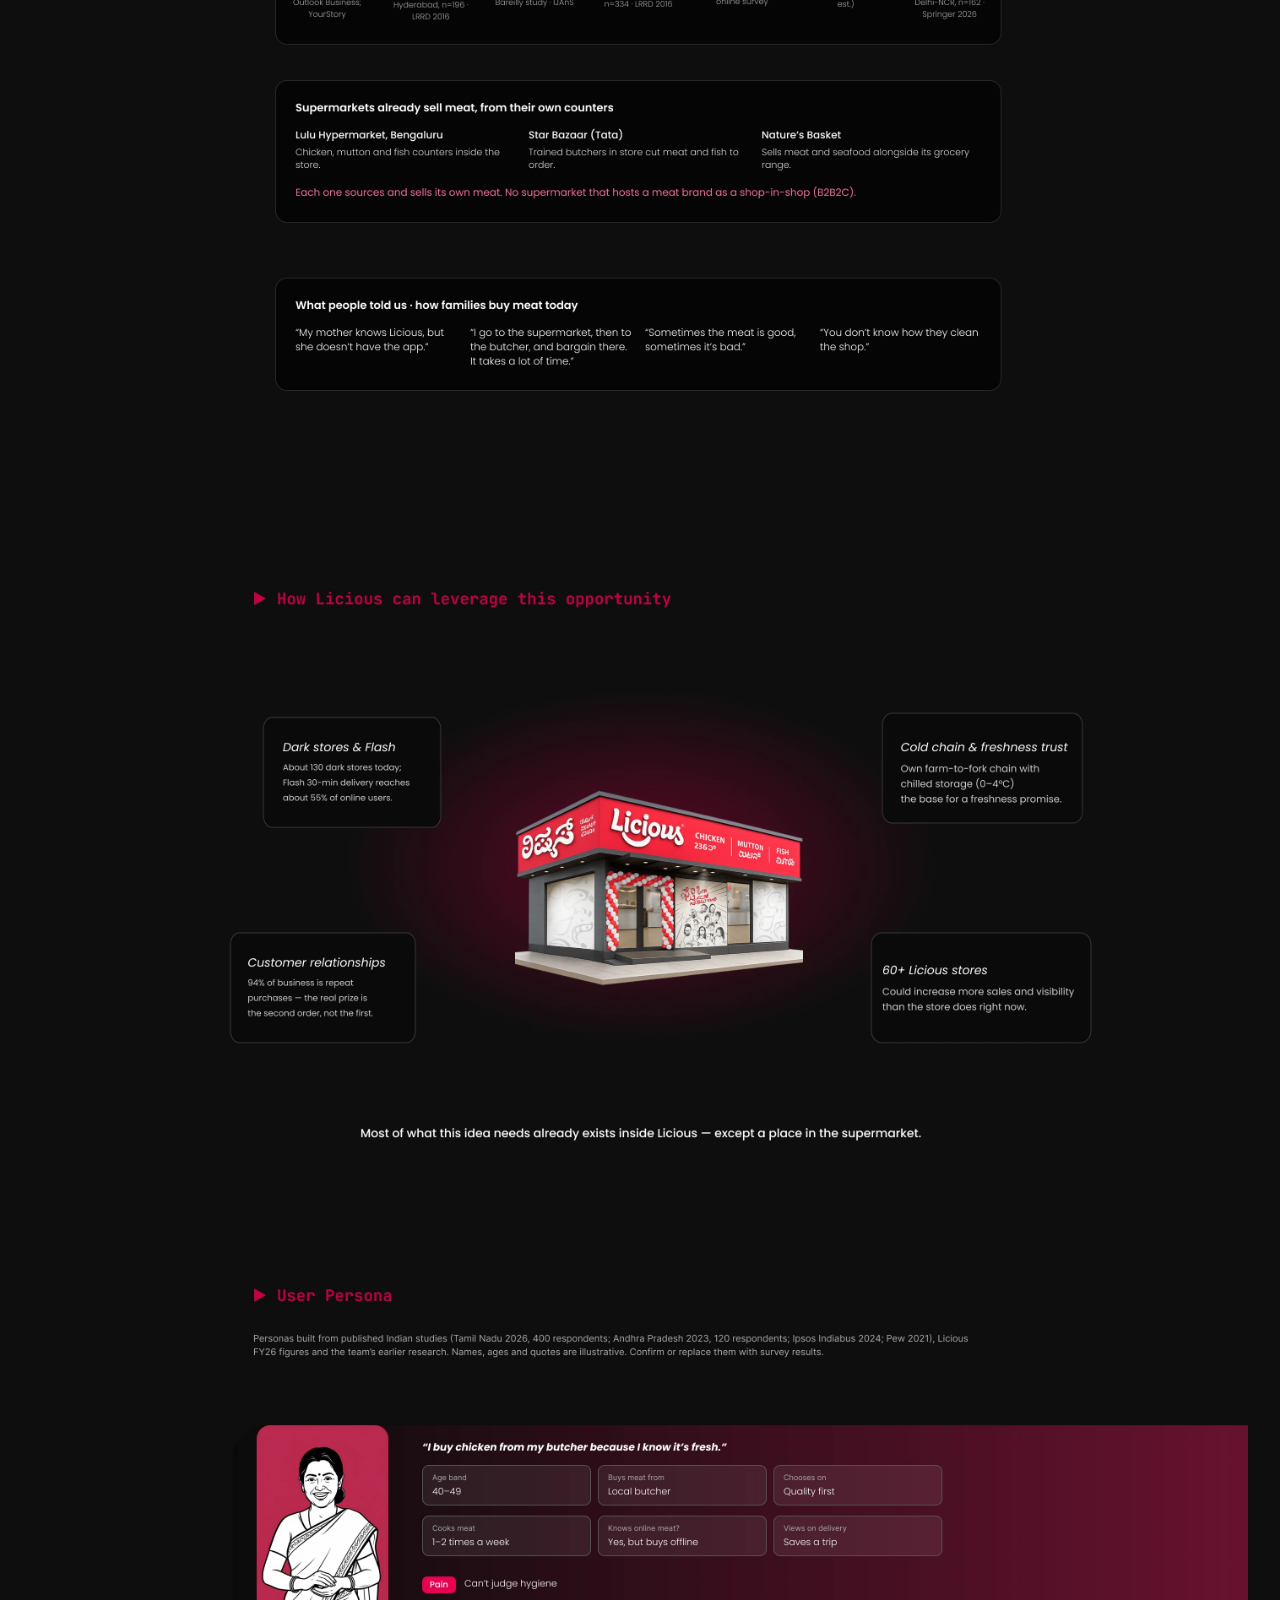
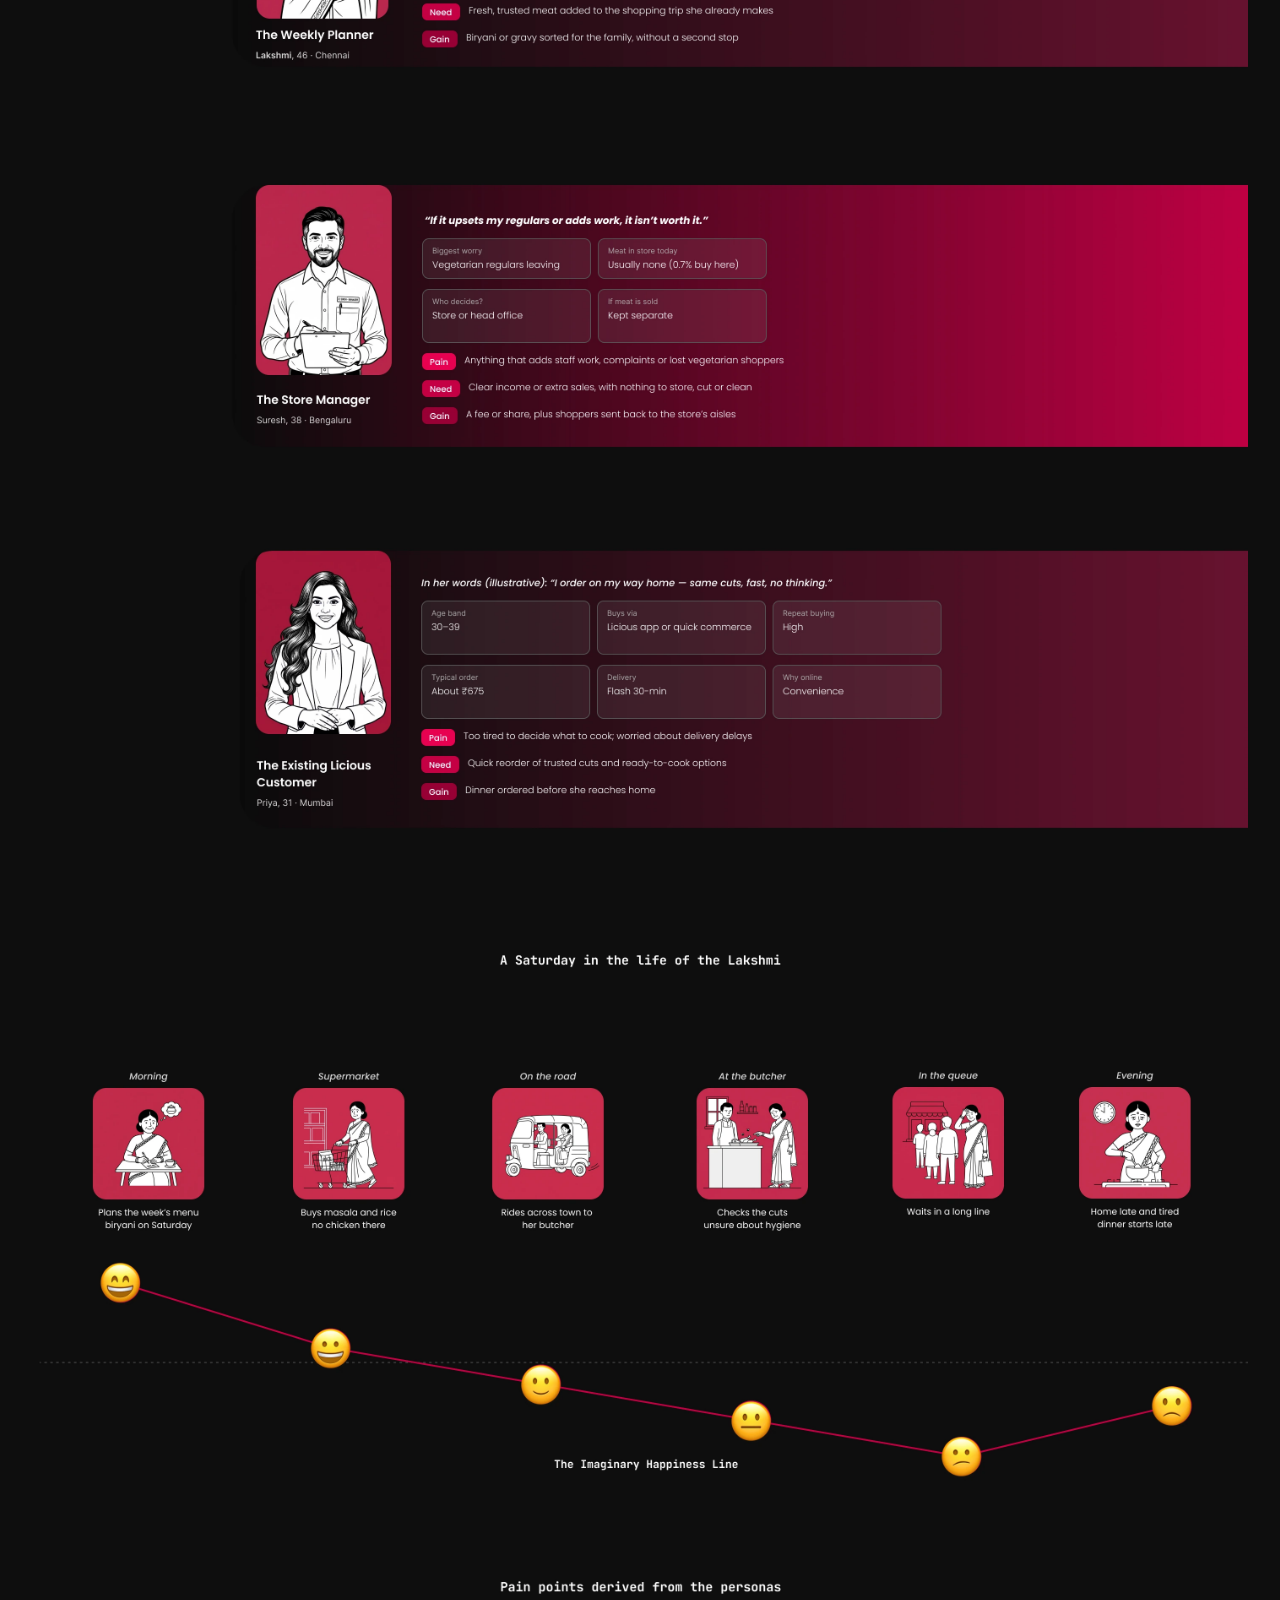
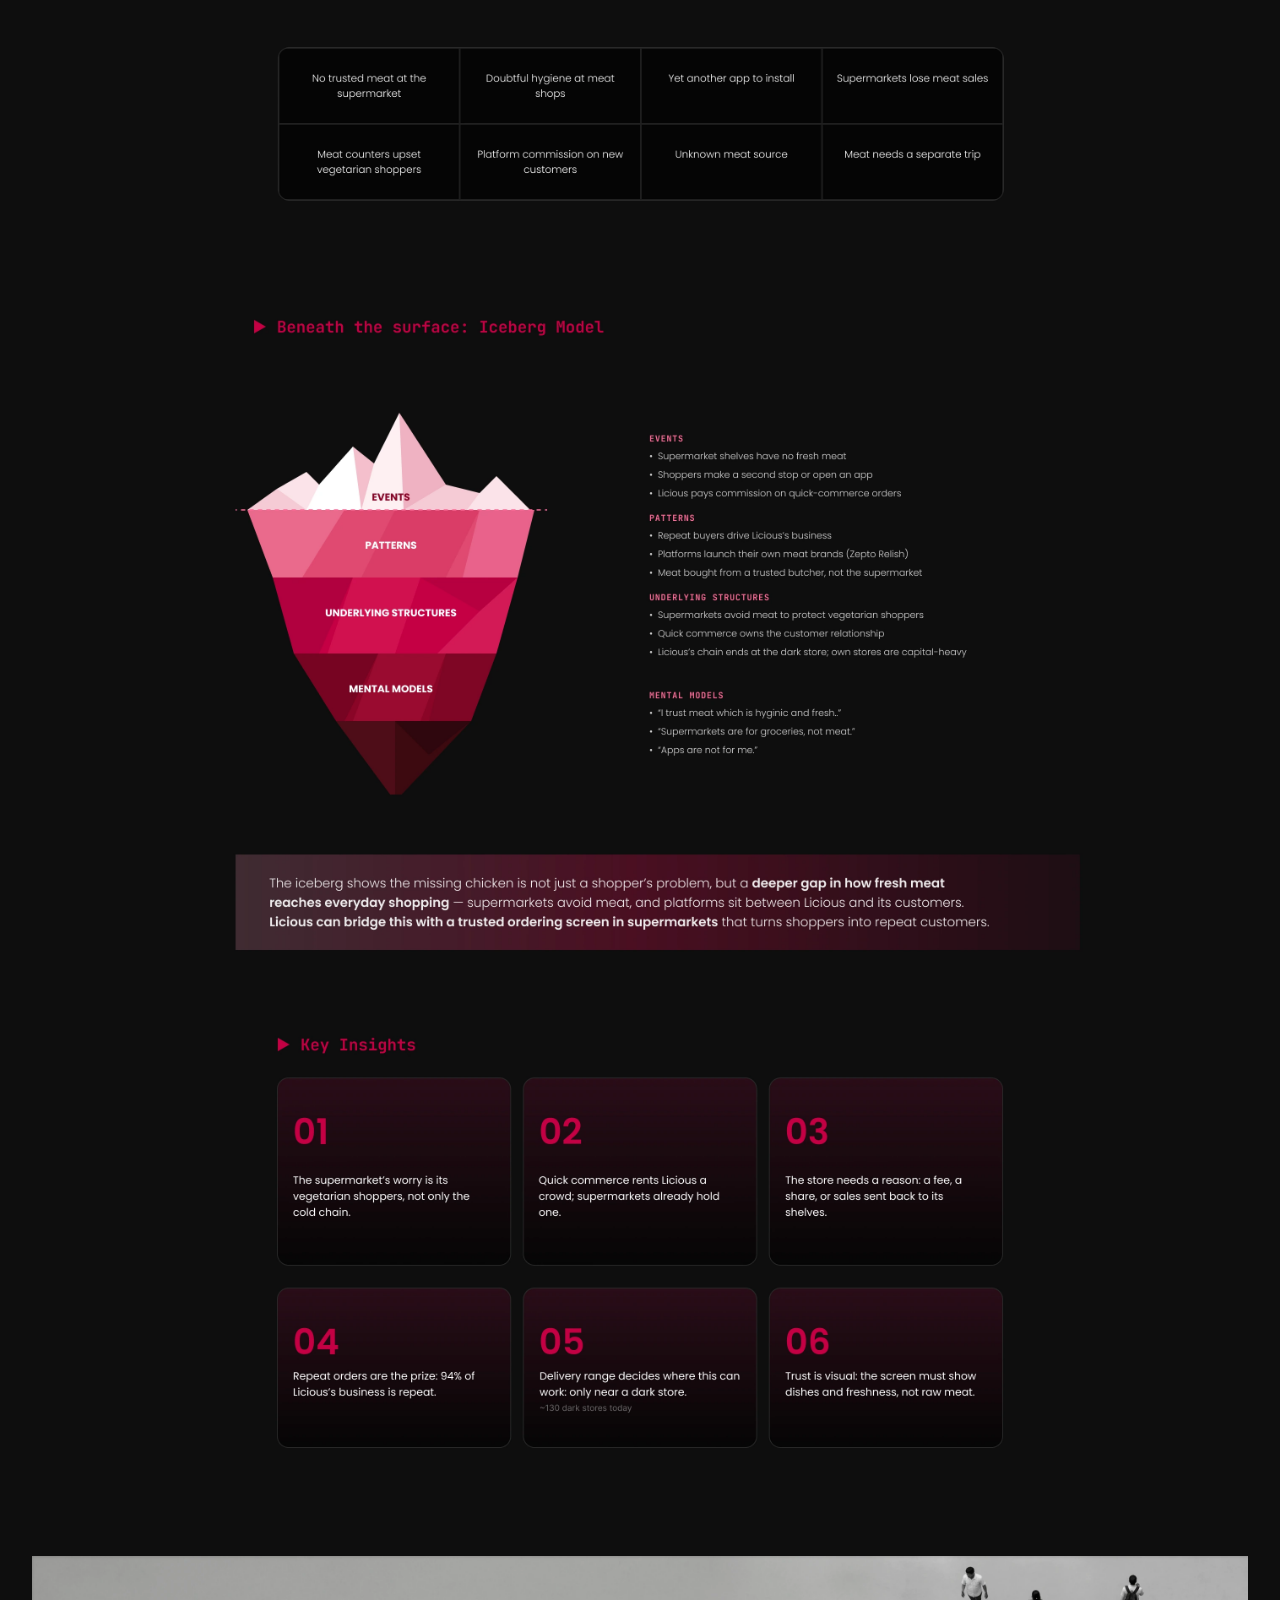
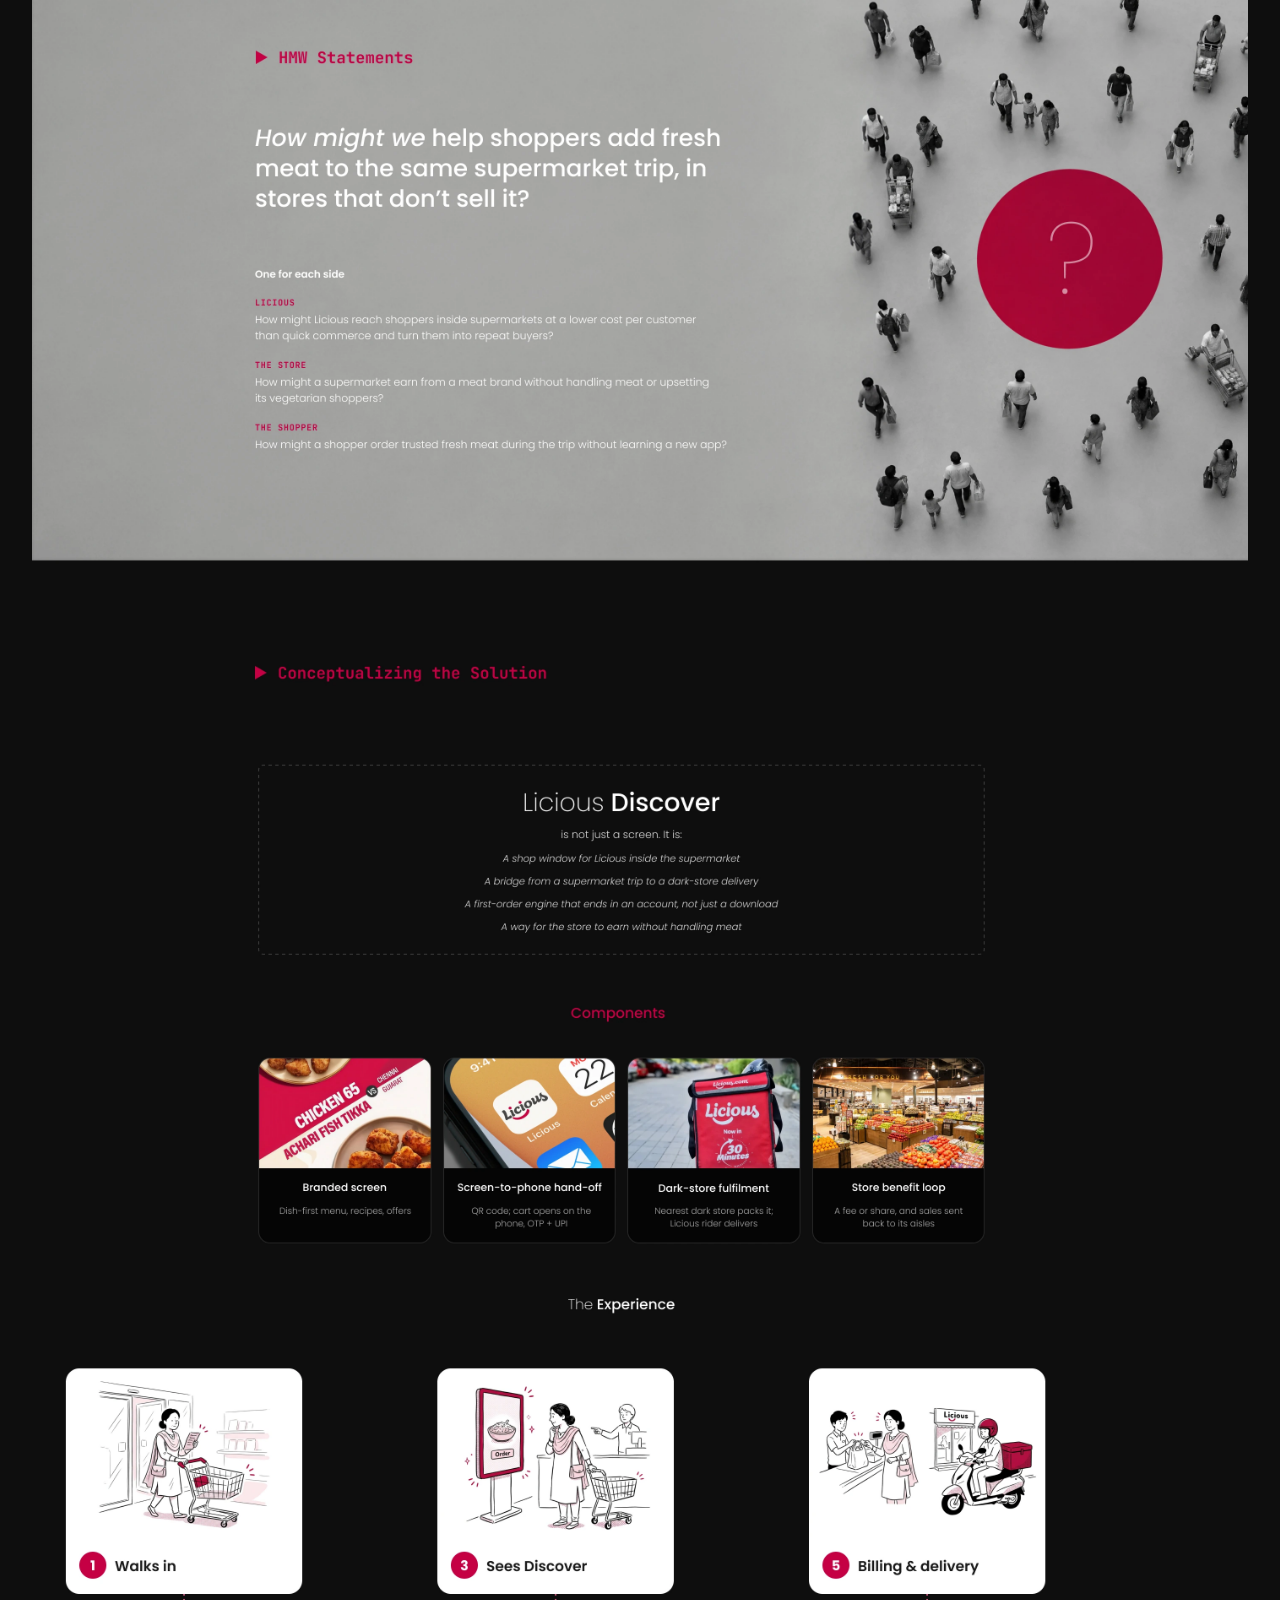
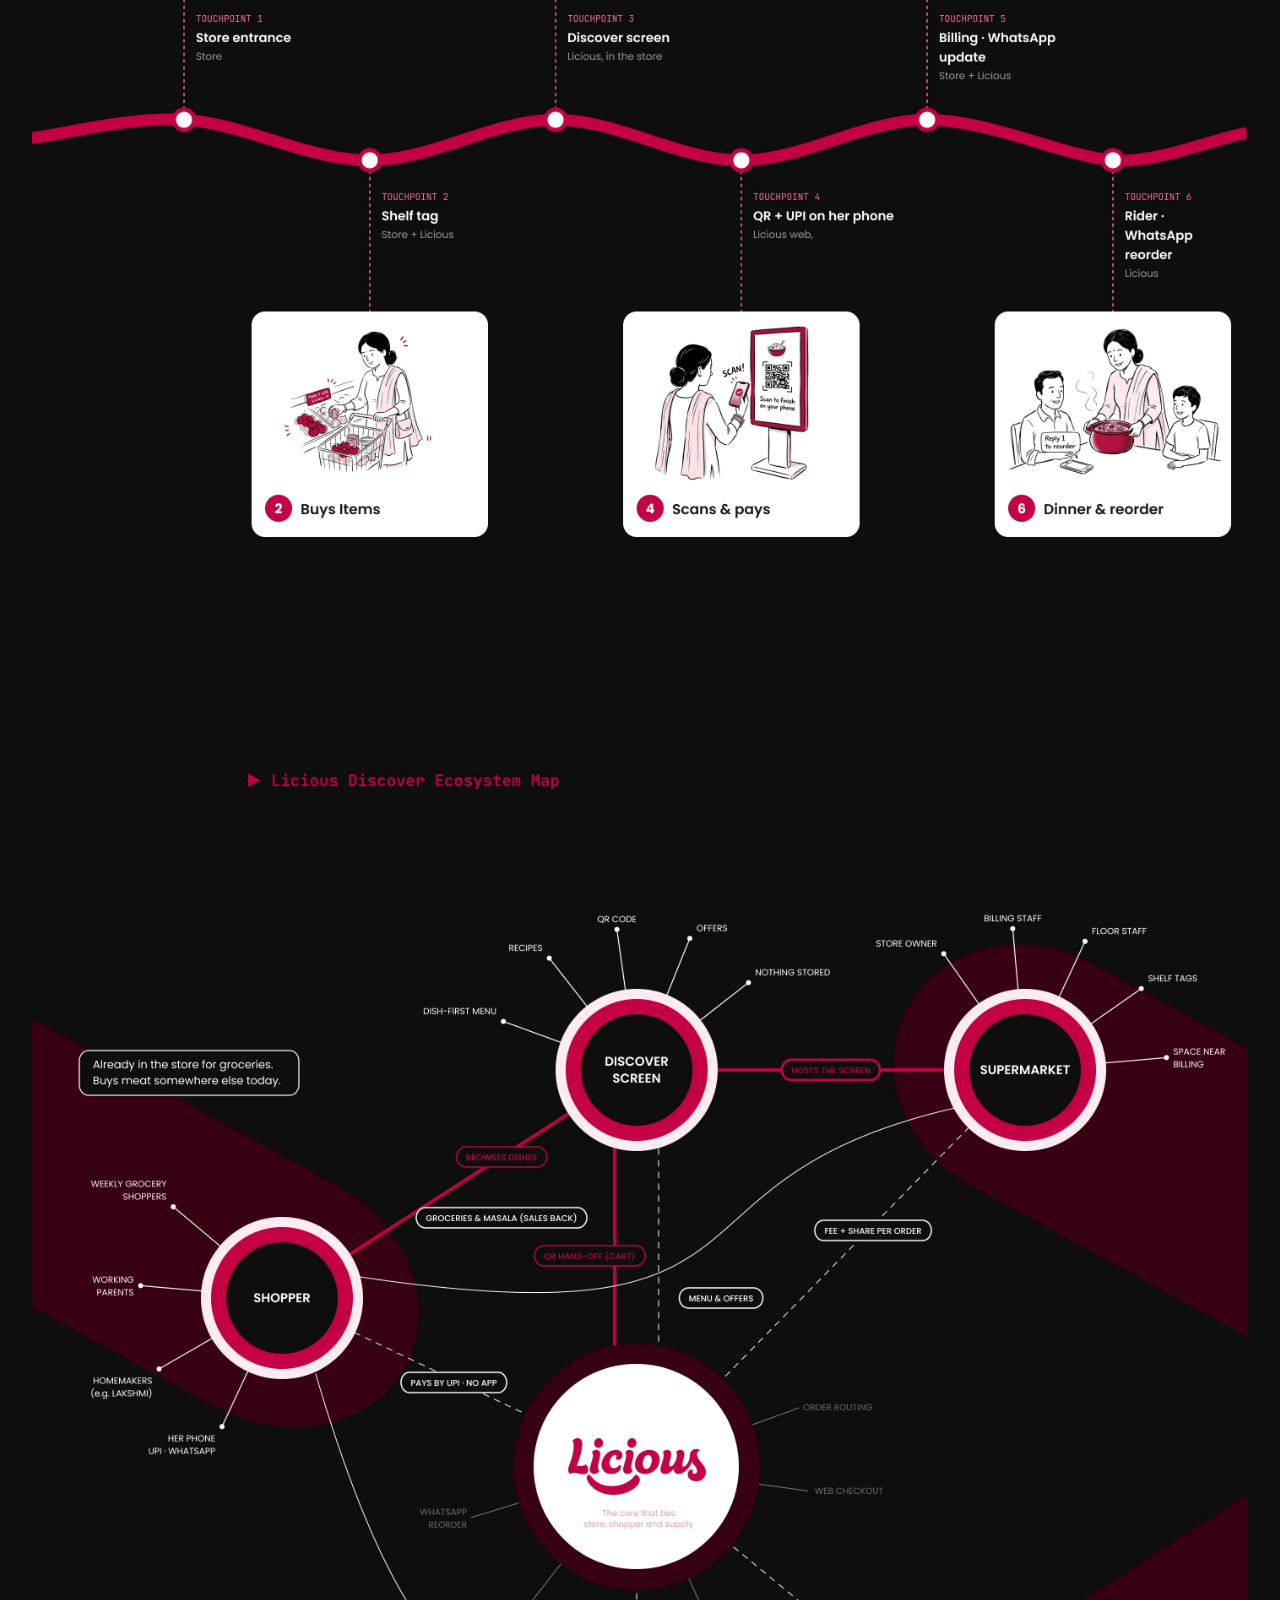
<file: projects/licious.html>
<!doctype html>
<html lang="en">
<head>
<meta charset="utf-8">
<meta name="viewport" content="width=device-width, initial-scale=1">
<link rel="icon" href="../favicon.svg" type="image/svg+xml">
<link rel="icon" href="../favicon-48.png" type="image/png" sizes="48x48">
<link rel="apple-touch-icon" href="../apple-touch-icon.png">
<title>Licious Discover — Rajat Chaple</title>
<link rel="preconnect" href="https://fonts.googleapis.com">
<link href="https://fonts.googleapis.com/css2?family=Inter:wght@500;600&display=swap" rel="stylesheet">
<style>
  *{box-sizing:border-box;margin:0}
  html{background:#0e0e0e}
  body{background:#0e0e0e;font-family:Inter,system-ui,sans-serif;-webkit-font-smoothing:antialiased}
  /* the long scroll is a 1440px desktop artboard: keep its proportions and only scale it to the window, never reflow it */
  .scroll{width:min(1312px,100% - 64px);margin:96px auto 120px;border-radius:24px;overflow:hidden;line-height:0}
  .scroll img{display:block;width:100%;height:auto}
  .back{position:fixed;top:20px;left:50%;translate:-50% 0;z-index:5;display:flex;align-items:center;gap:8px;
    padding:10px 18px 10px 14px;border-radius:999px;background:#f4f1ec;color:#141416;font:500 14px/1 Inter,sans-serif;text-decoration:none;
    box-shadow:0 6px 20px rgba(0,0,0,.4);transition:transform .2s}
  .back:hover{transform:translateY(-1px)}
  .back svg{width:16px;height:16px}
  @media(max-width:700px){ .scroll{width:calc(100% - 32px);margin-top:76px;border-radius:14px} }
  /* "View Prototype" pill in the hero: an invisible hotspot over the drawn button (artboard 117–386 × 577–636 of 1440 × 34520) */
  .scroll{position:relative}
  .proto-hit{position:absolute;left:calc(112 / 1440 * 100%);top:calc(572 / 34520 * 100%);width:calc(280 / 1440 * 100%);height:calc(70 / 34520 * 100%);
    border:0;padding:0;background:transparent;border-radius:999px;cursor:pointer;transition:box-shadow .2s,background .2s}
  .proto-hit:hover,.proto-hit:focus-visible{background:rgba(255,255,255,.06);box-shadow:0 0 0 2px rgba(255,255,255,.55);outline:none}
  .proto{position:fixed;inset:0;z-index:20;display:grid;place-items:center;background:rgba(8,8,8,.86);backdrop-filter:blur(6px);
    opacity:0;visibility:hidden;transition:opacity .25s,visibility .25s}
  .proto.on{opacity:1;visibility:visible}
  .proto video{max-height:88vh;max-width:92vw;border-radius:22px;background:#000;box-shadow:0 20px 60px rgba(0,0,0,.6)}
  .proto-x{position:absolute;top:20px;right:20px;width:44px;height:44px;border:0;border-radius:50%;background:#f4f1ec;color:#141416;cursor:pointer;display:grid;place-items:center}
  .proto-x svg{width:18px;height:18px}
</style>
</head>
<body class="dark">
<a class="back" href="../index.html#work"><svg viewBox="0 0 24 24" fill="none" stroke="currentColor" stroke-width="2.2" stroke-linecap="round" stroke-linejoin="round"><path d="M19 12H5M11 6l-6 6 6 6"/></svg>Back to work</a>
<main class="scroll" aria-label="Licious Discover — fresh meat in your nearest supermarket">
  <img src="licious/00.webp" width="2880" height="4080" alt="Licious Discover — fresh meat in your nearest supermarket">
  <img src="licious/01.webp" width="2880" height="4080" alt="">
  <img src="licious/02.webp" width="2880" height="4080" alt="" loading="lazy">
  <img src="licious/03.webp" width="2880" height="4080" alt="" loading="lazy">
  <img src="licious/04.webp" width="2880" height="4080" alt="" loading="lazy">
  <img src="licious/05.webp" width="2880" height="4080" alt="" loading="lazy">
  <img src="licious/06.webp" width="2880" height="4080" alt="" loading="lazy">
  <img src="licious/07.webp" width="2880" height="4080" alt="" loading="lazy">
  <img src="licious/08.webp" width="2880" height="4080" alt="" loading="lazy">
  <img src="licious/09.webp" width="2880" height="4080" alt="" loading="lazy">
  <img src="licious/10.webp" width="2880" height="4080" alt="" loading="lazy">
  <img src="licious/11.webp" width="2880" height="4080" alt="" loading="lazy">
  <img src="licious/12.webp" width="2880" height="4080" alt="" loading="lazy">
  <img src="licious/13.webp" width="2880" height="4080" alt="" loading="lazy">
  <img src="licious/14.webp" width="2880" height="4080" alt="" loading="lazy">
  <img src="licious/15.webp" width="2880" height="4080" alt="" loading="lazy">
  <img src="licious/16.webp" width="2880" height="3760" alt="" loading="lazy">
  <button class="proto-hit" type="button" aria-label="View prototype video"></button>
</main>
<div class="proto" role="dialog" aria-modal="true" aria-label="Licious Discover prototype">
  <button class="proto-x" type="button" aria-label="Close"><svg viewBox="0 0 24 24" fill="none" stroke="currentColor" stroke-width="2.4" stroke-linecap="round"><path d="M6 6l12 12M18 6L6 18"/></svg></button>
  <video src="licious/prototype.mp4" controls playsinline preload="none"></video>
</div>
<script>
  const box=document.querySelector('.proto'), vid=box.querySelector('video');
  const open=()=>{ box.classList.add('on'); vid.currentTime=0; vid.play().catch(()=>{}); };
  const shut=()=>{ box.classList.remove('on'); vid.pause(); };
  document.querySelector('.proto-hit').addEventListener('click',open);
  box.querySelector('.proto-x').addEventListener('click',shut);
  box.addEventListener('click',e=>{ if(e.target===box) shut(); });
  addEventListener('keydown',e=>{ if(e.key==='Escape') shut(); });
</script>
<script>window.SECTIONS={"h": 34520, "list": [[0, "Introduction"], [1801, "The story"], [2952, "Problem space"], [3626, "Opportunity & goal"], [5486, "Process"], [6052, "Licious today"], [8136, "Competitive landscape"], [10827, "Personas"], [13043, "Pain points"], [14293, "Key insights"], [15793, "The solution"], [17766, "Ecosystem & blueprint"], [20502, "Brand strategy"], [22352, "Business model"], [23363, "User flow"], [25322, "Screens, step by step"], [32420, "Discover in the store"]]};</script>
<script src="sections.js"></script>
<script src="next.js?v=3"></script>
</body>
</html>
</file>
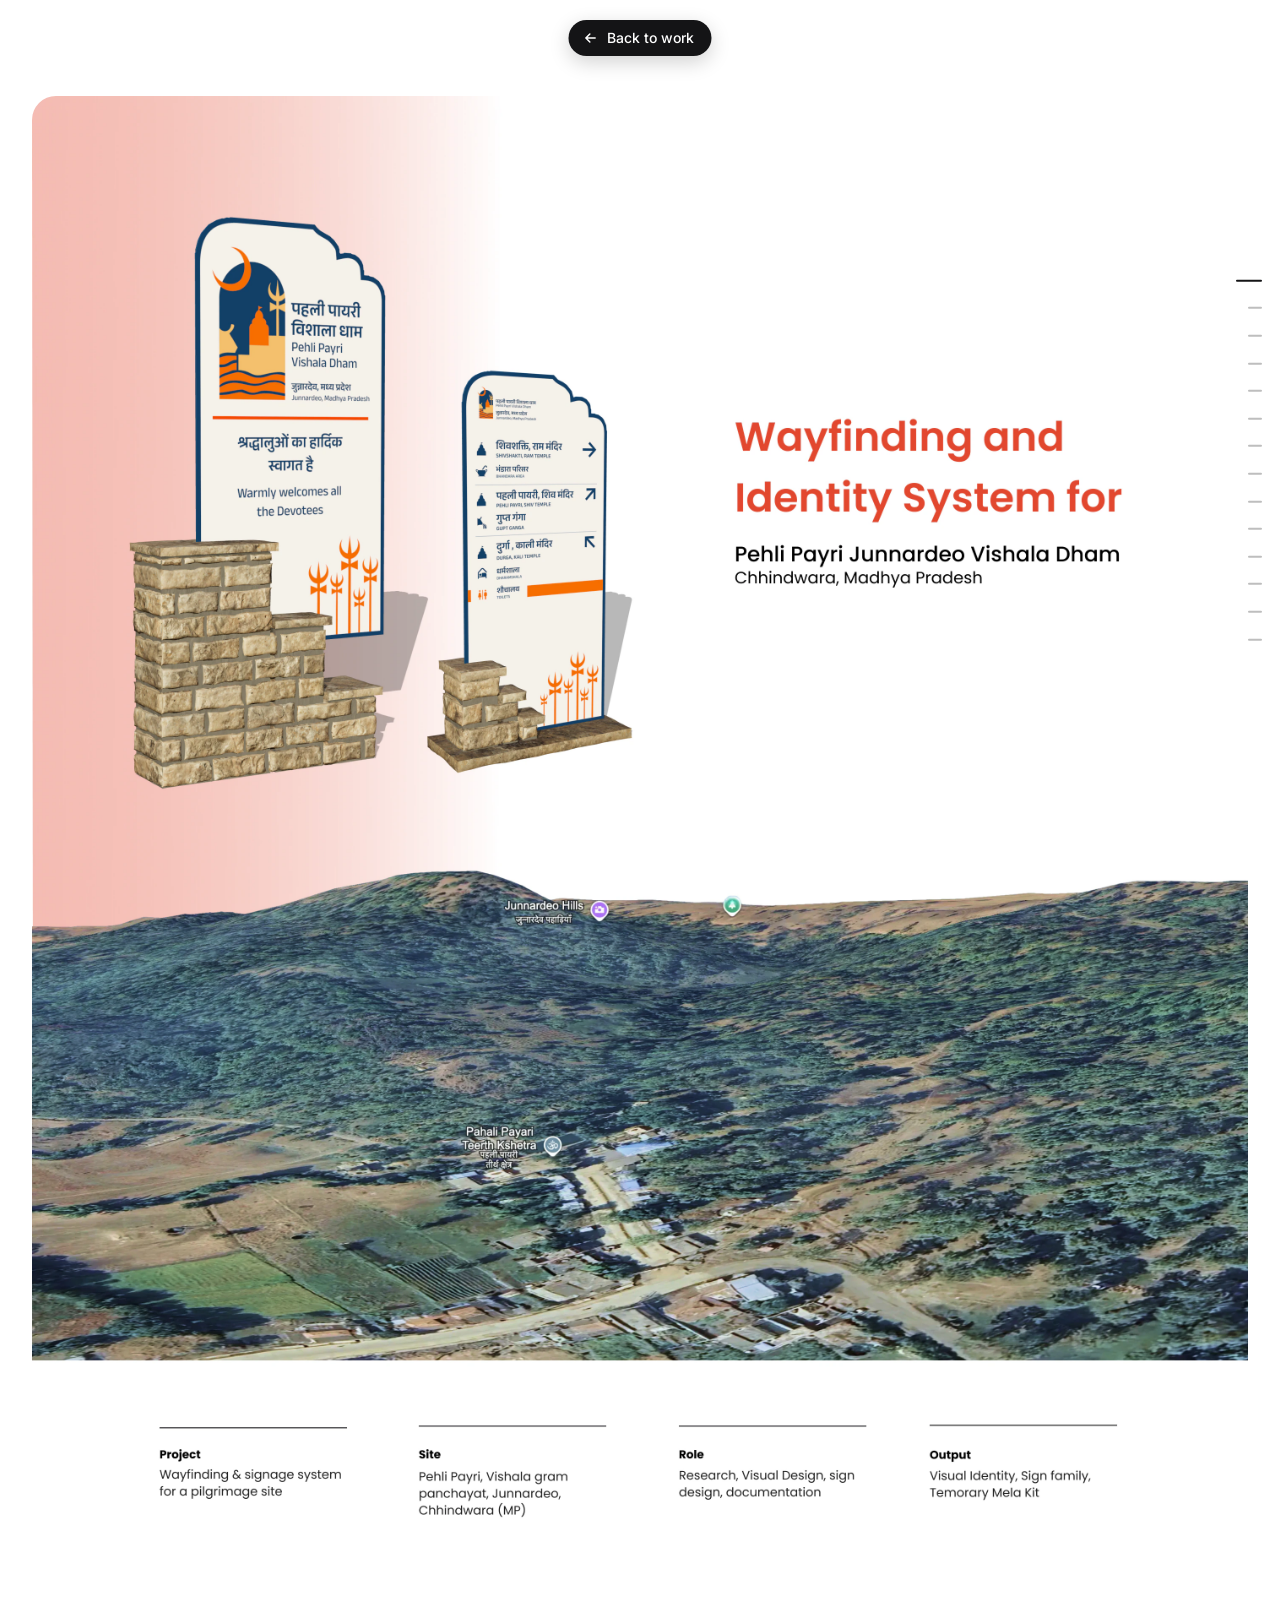
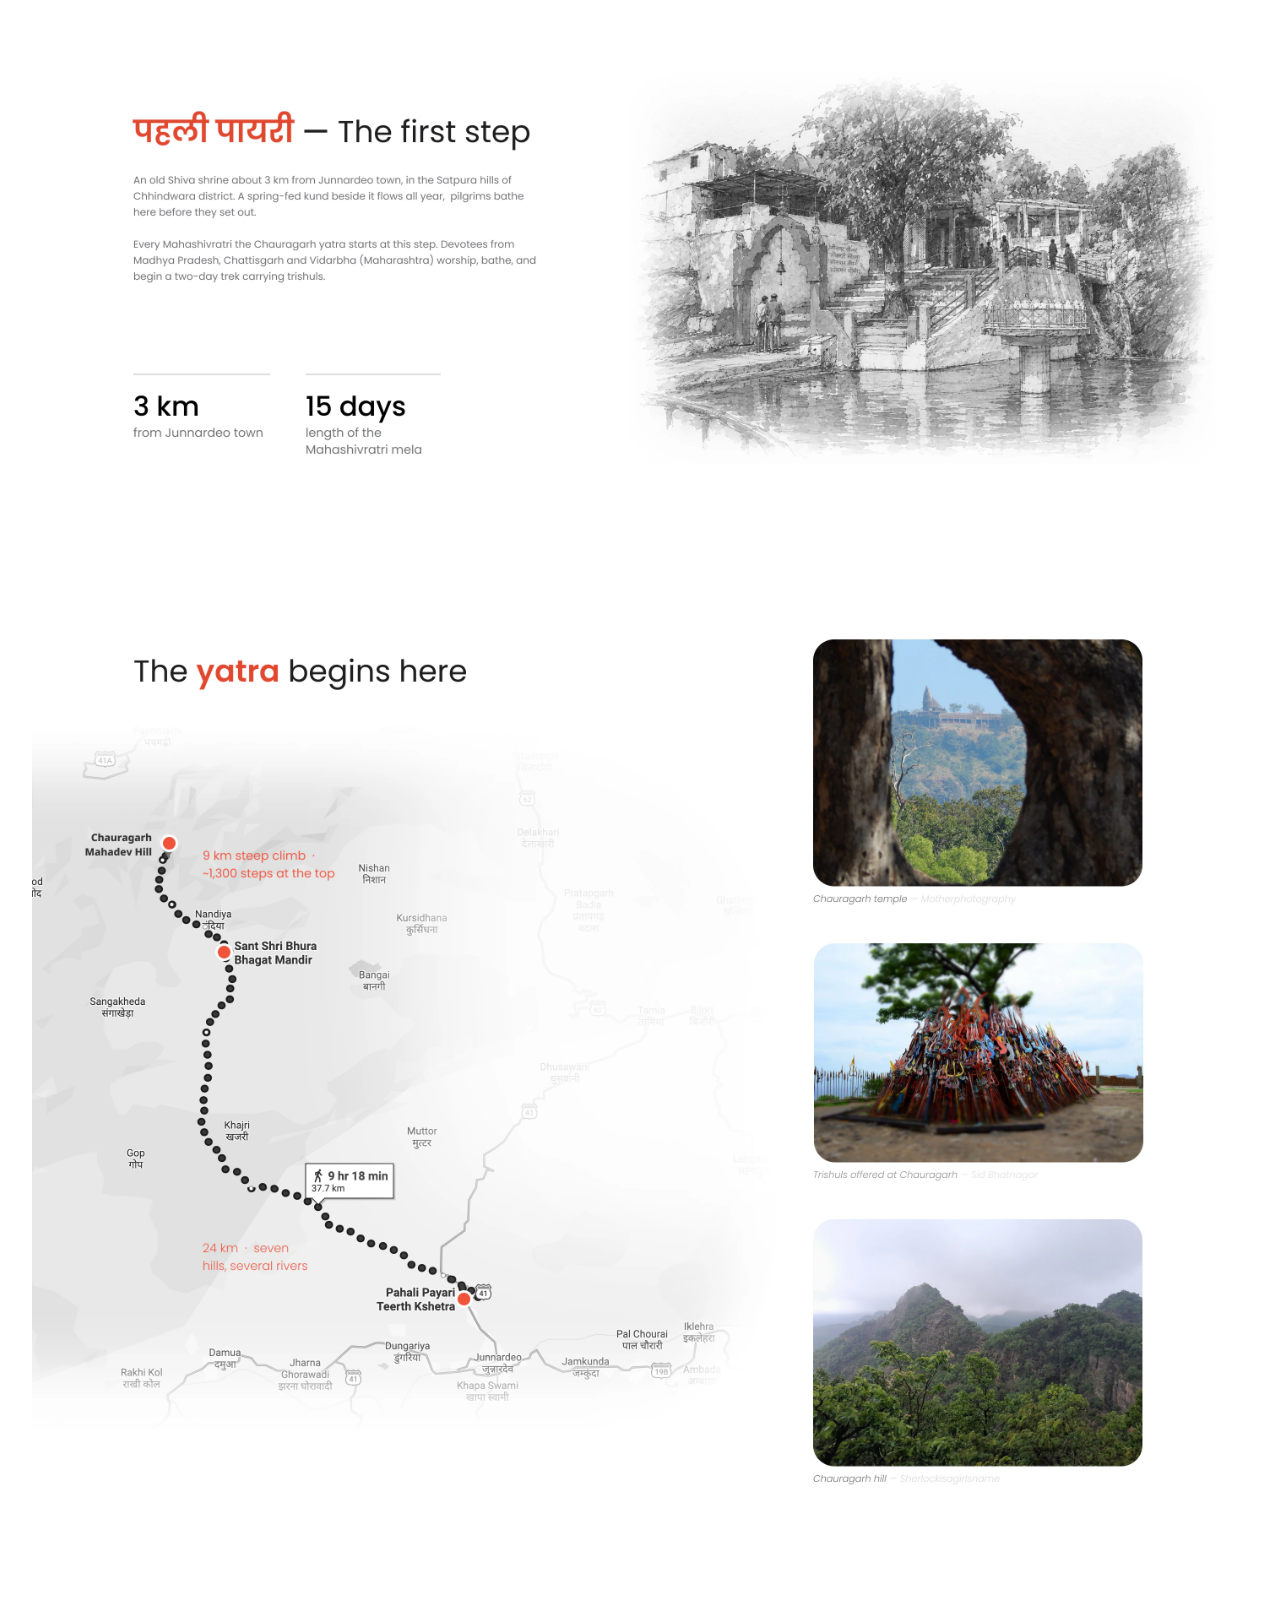
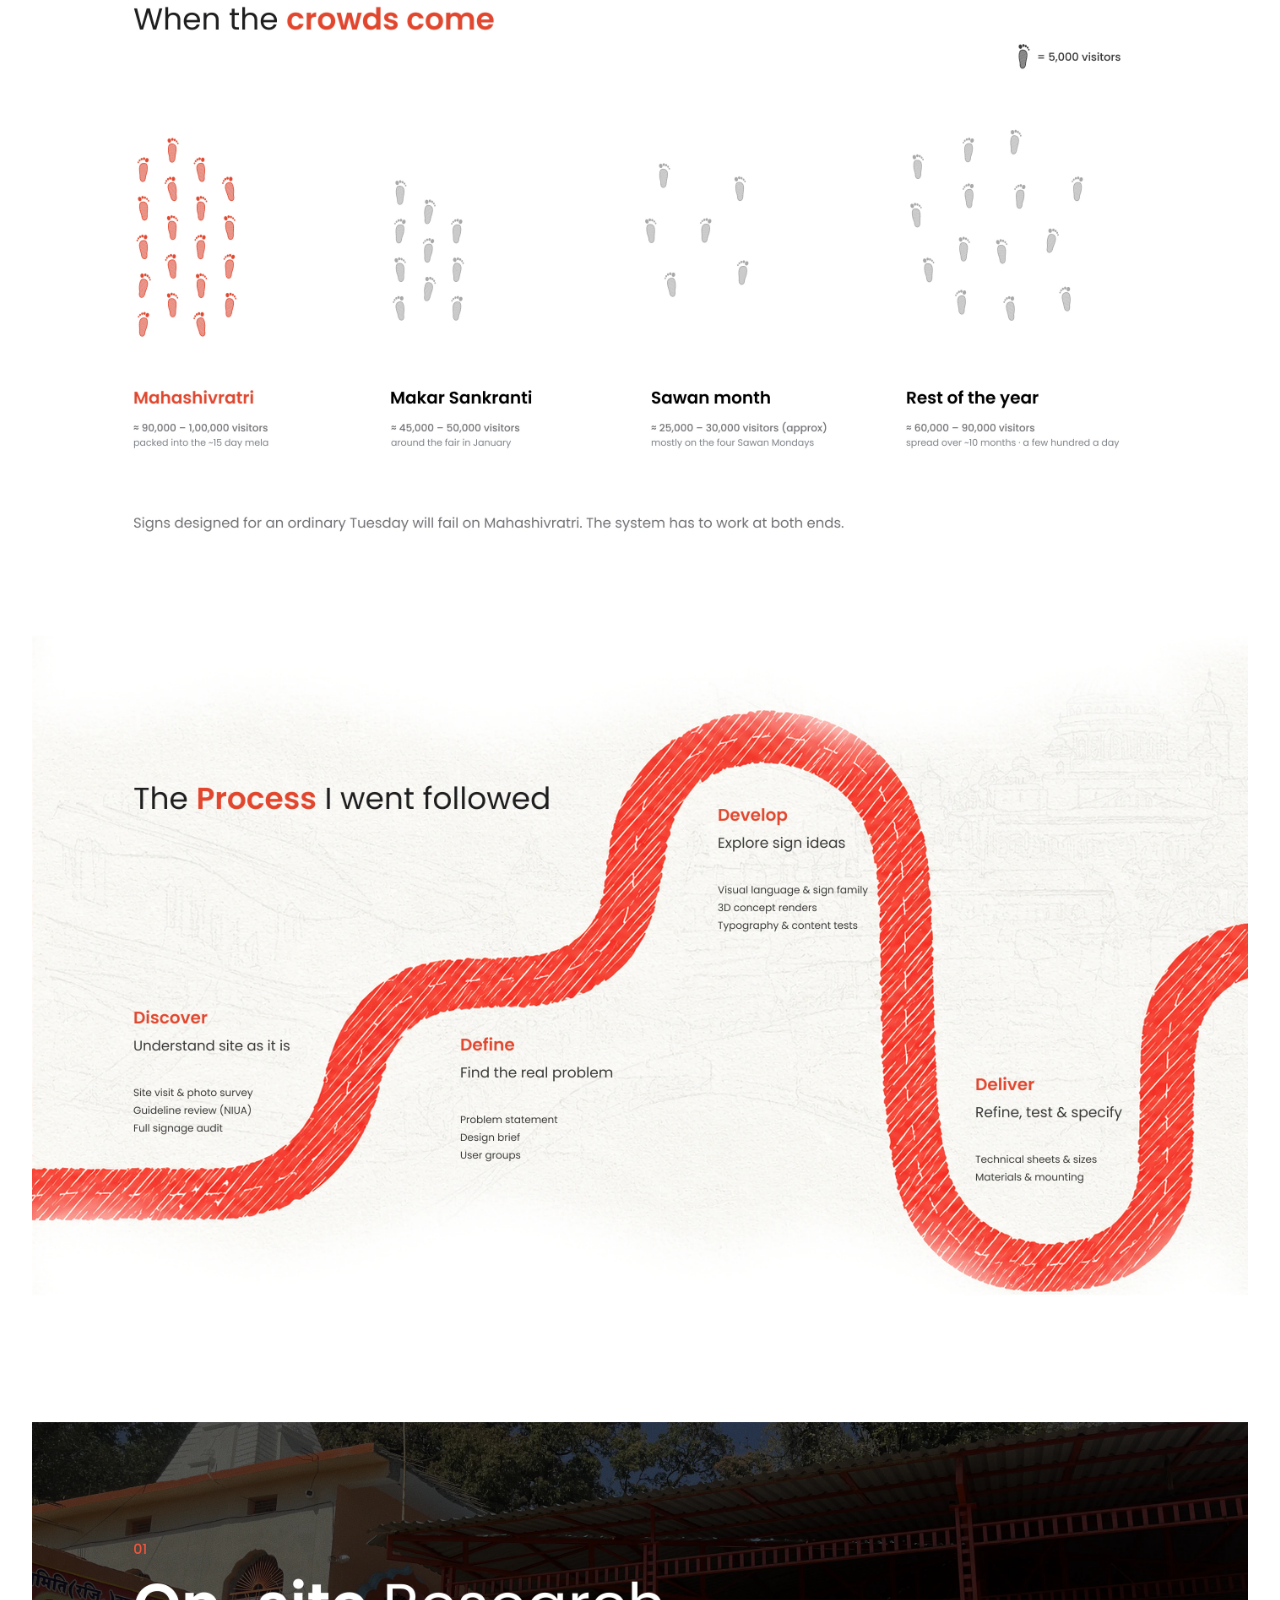
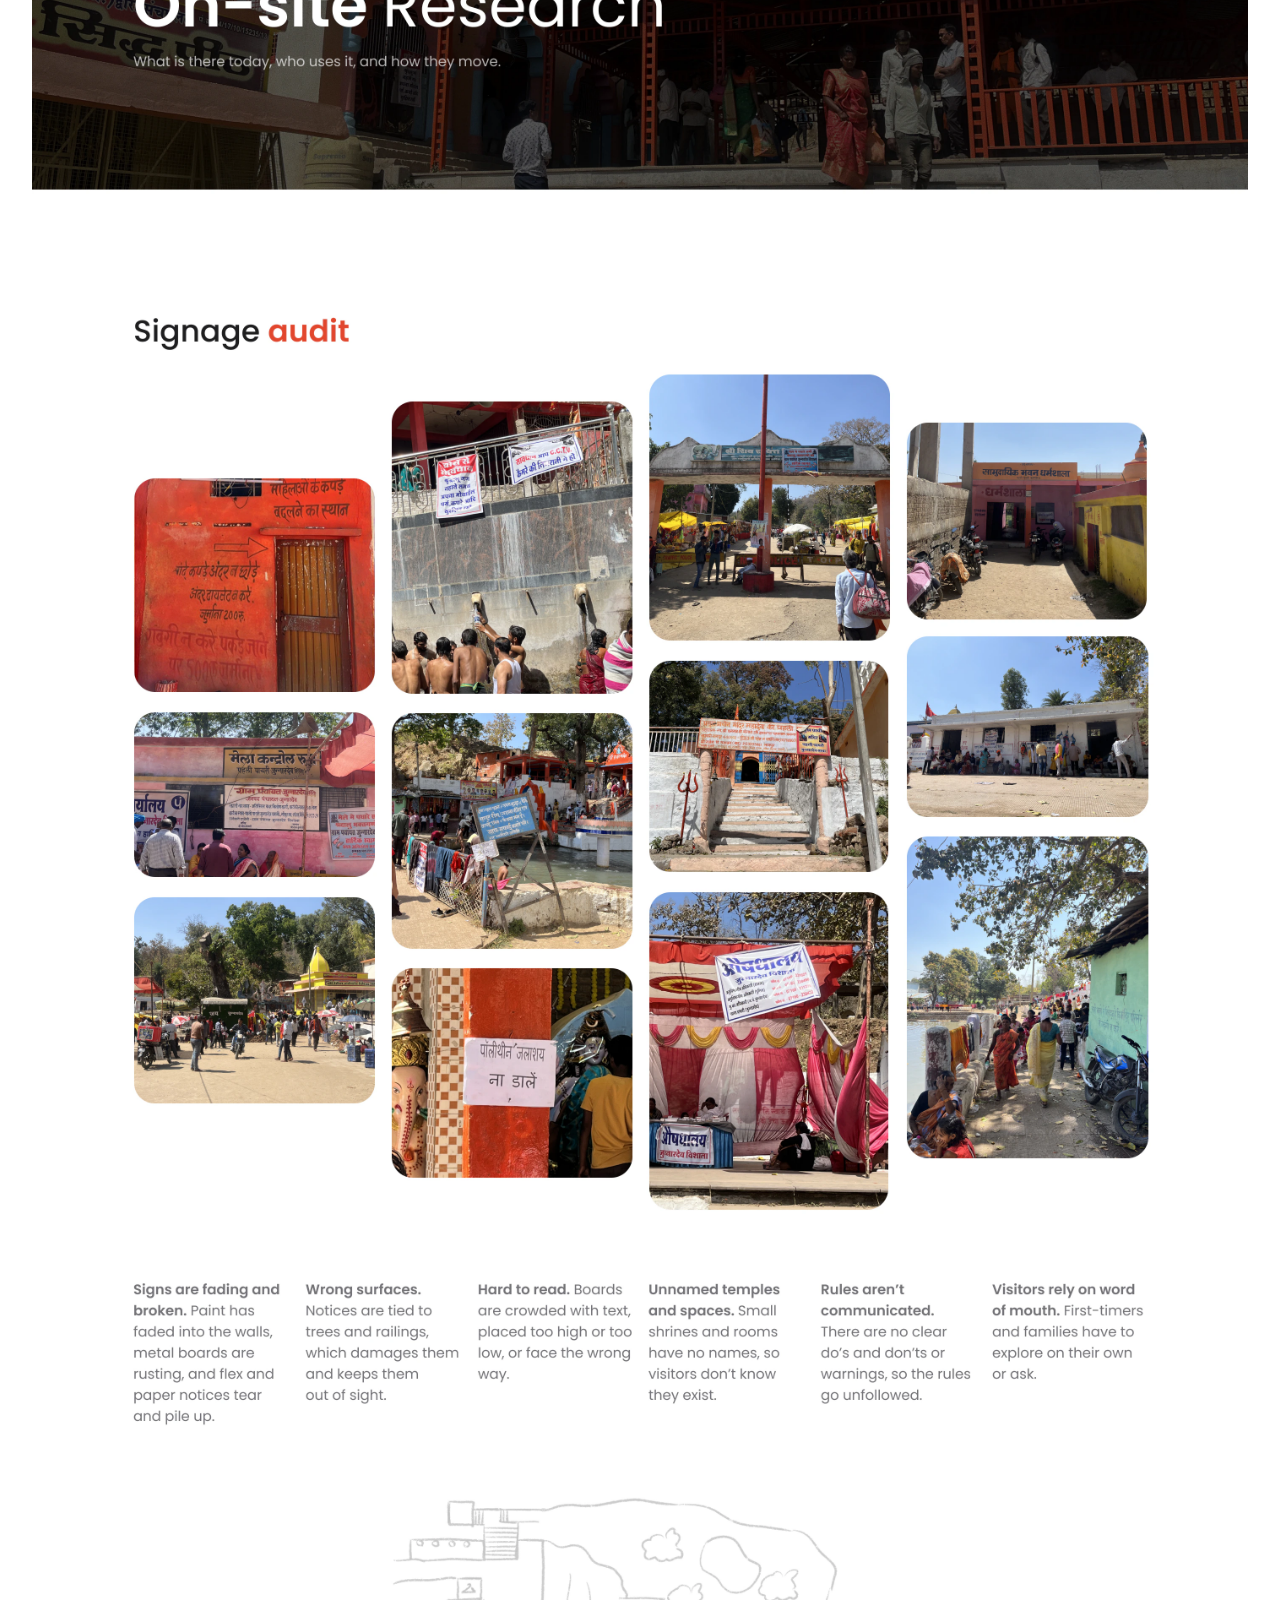
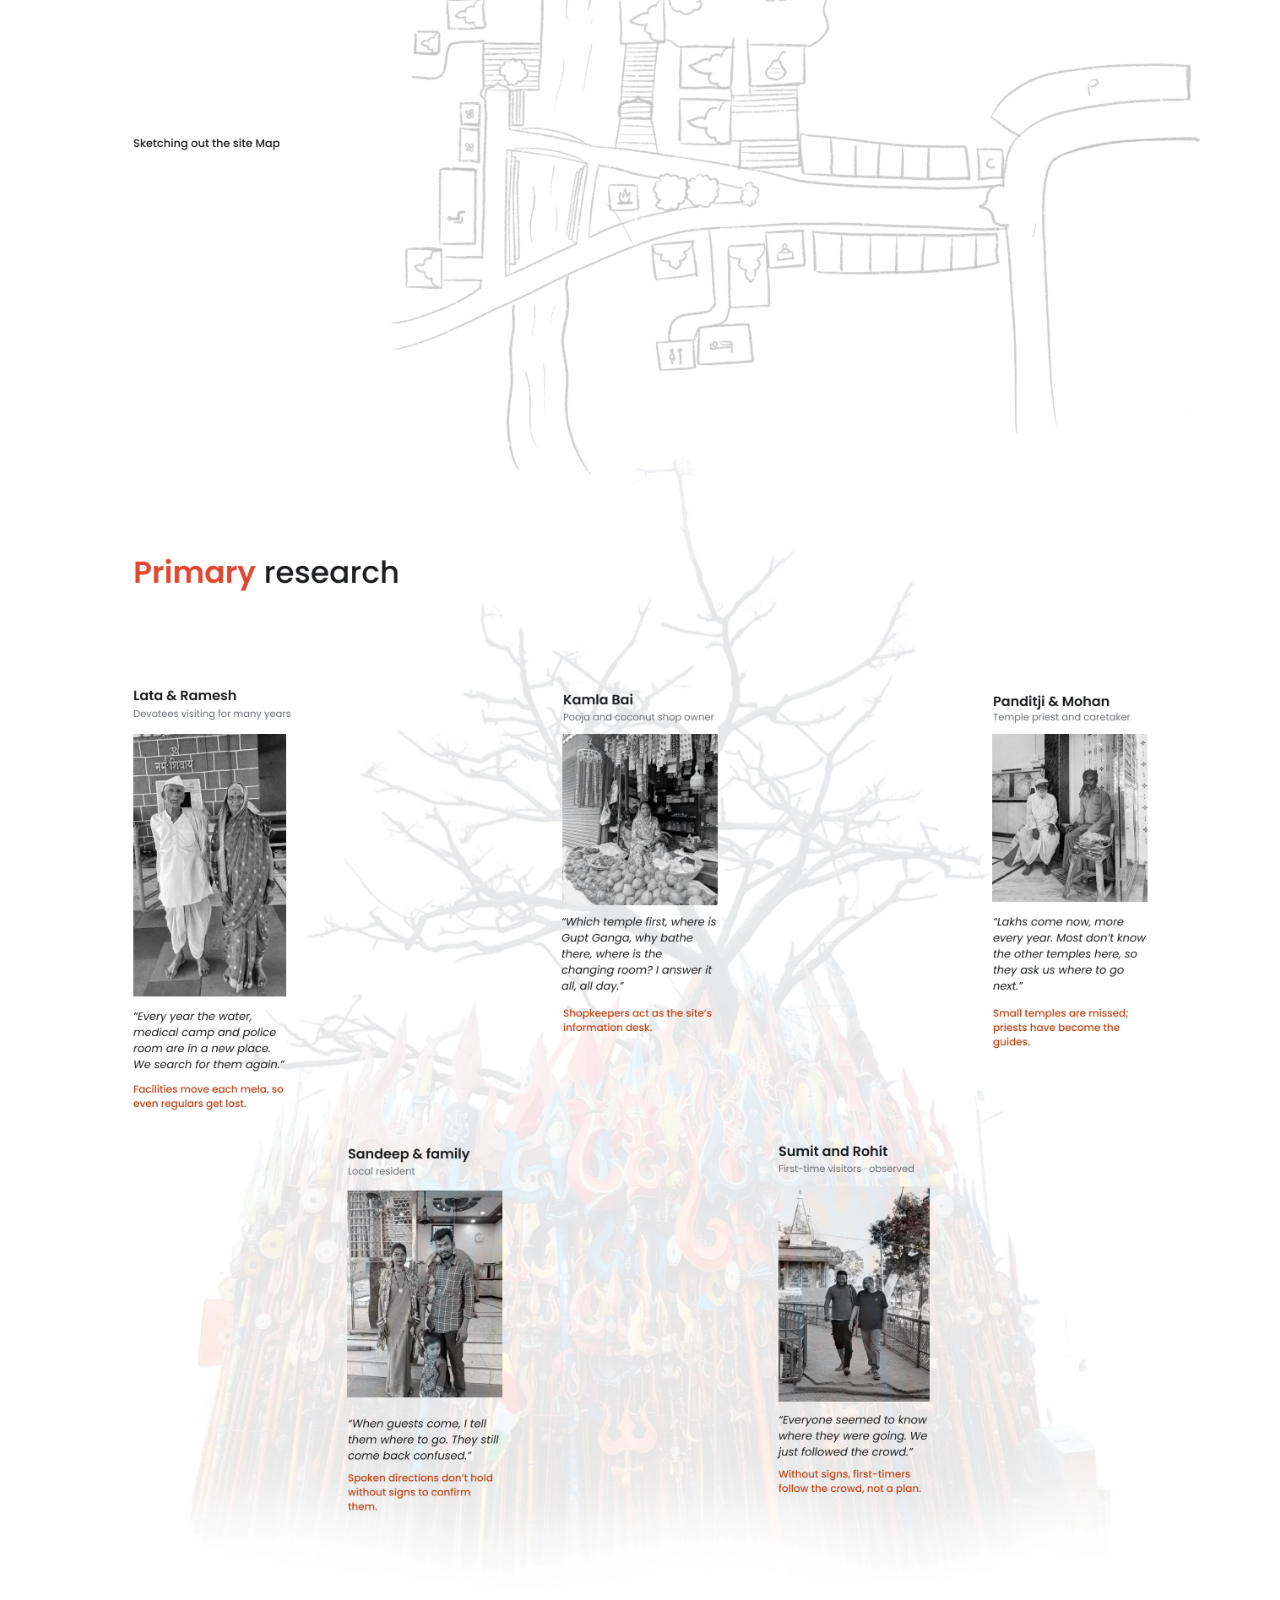
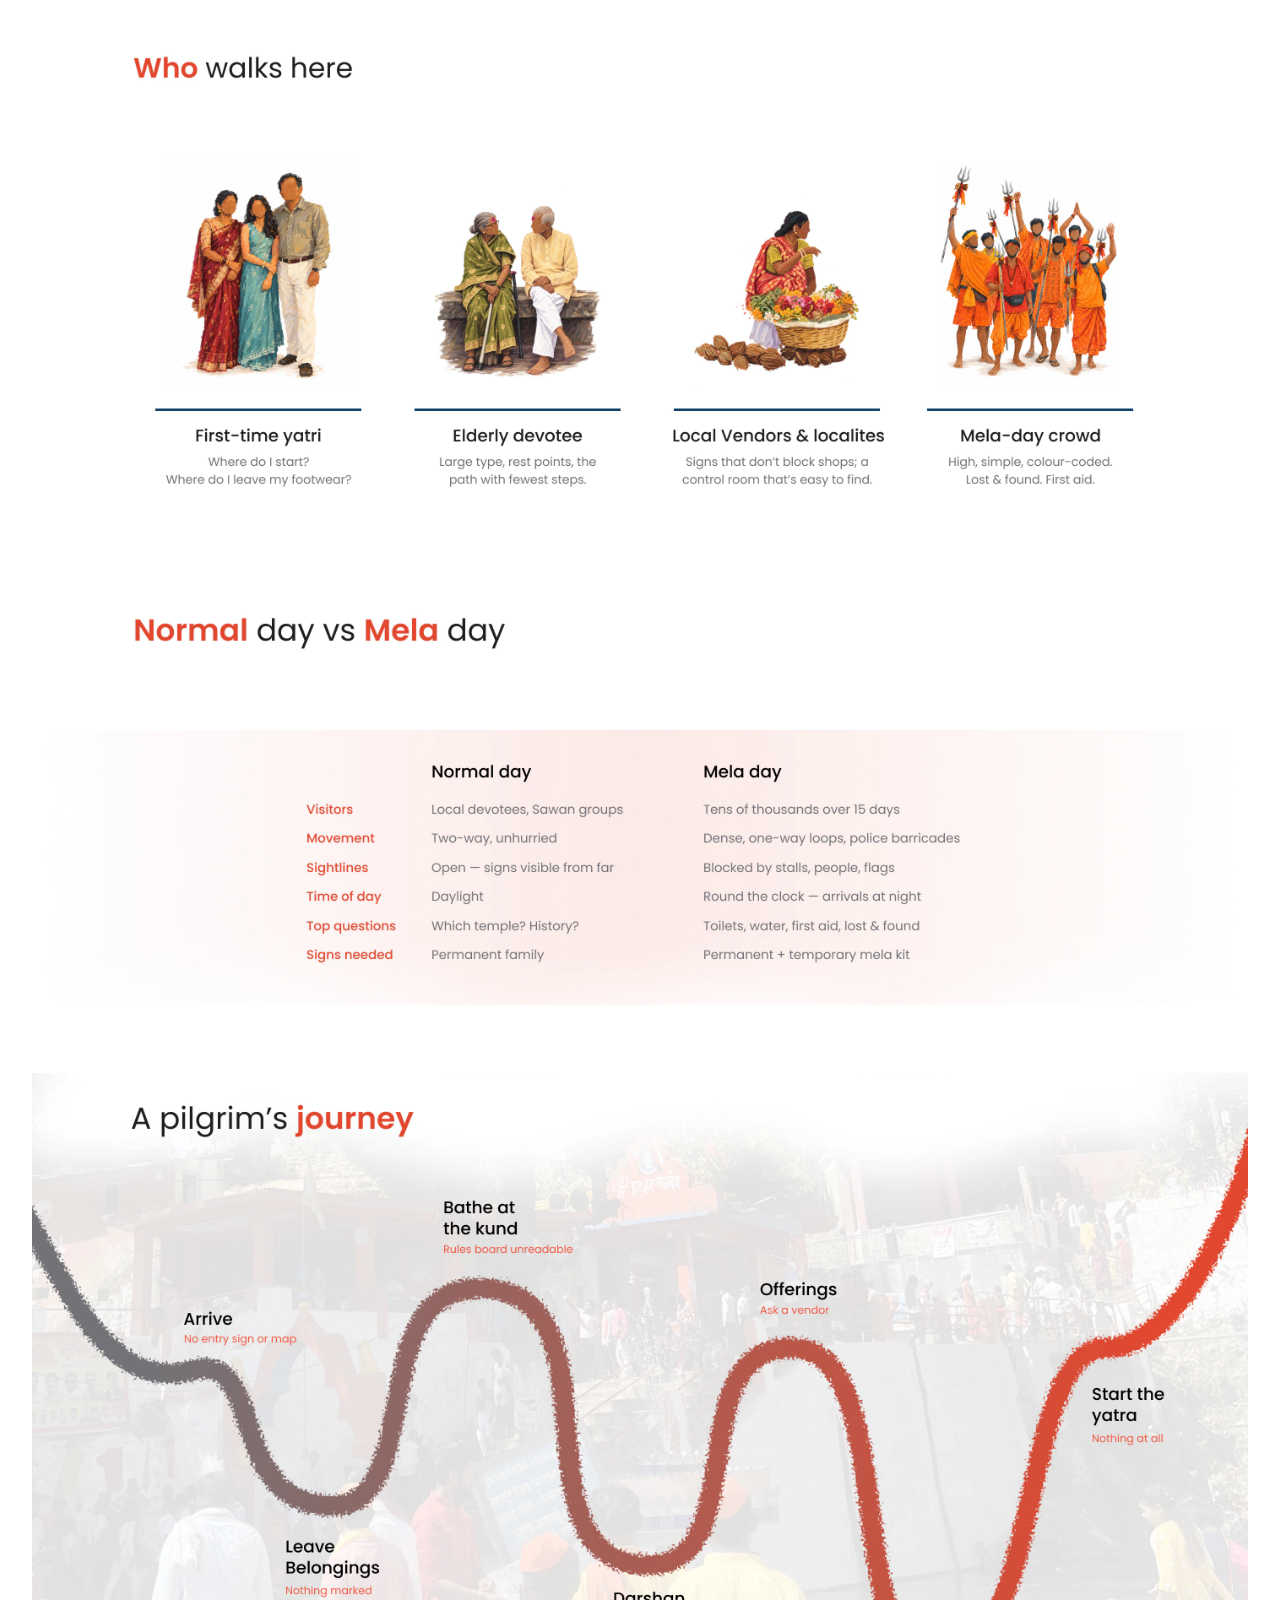
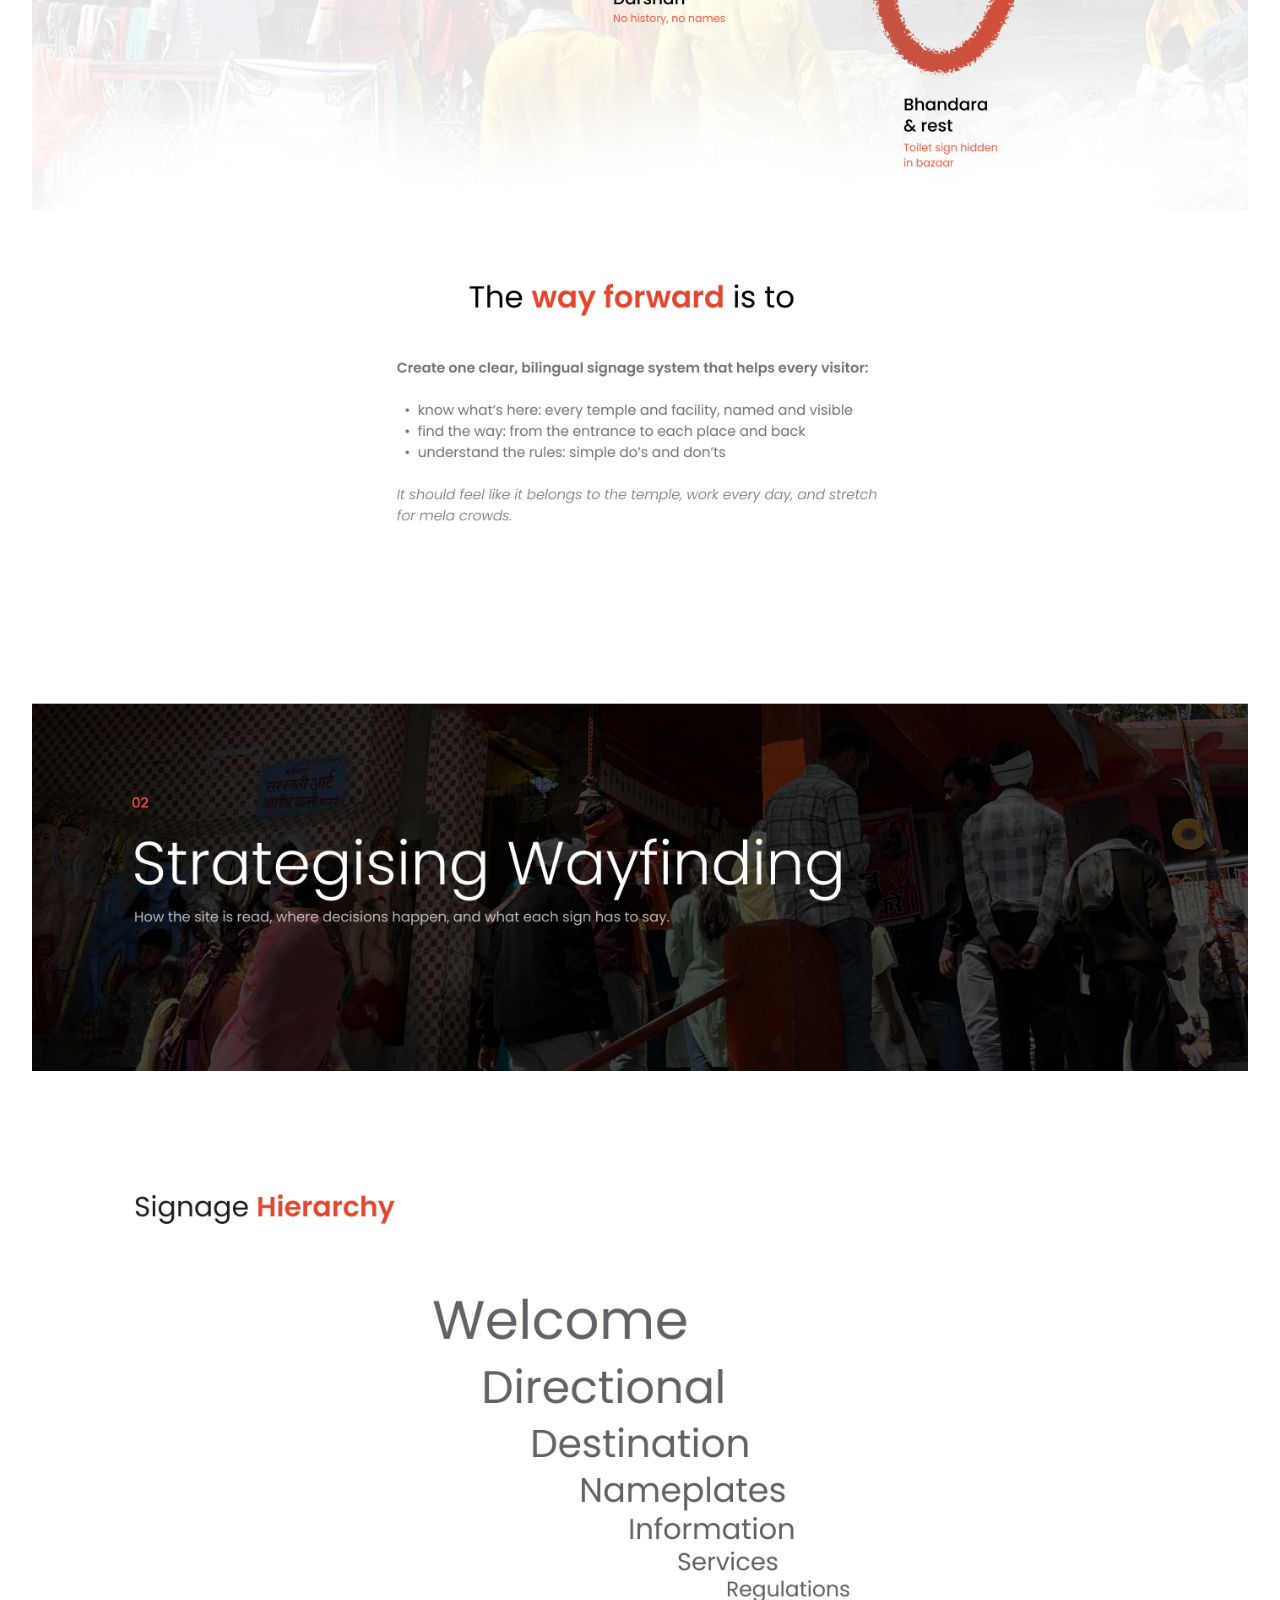
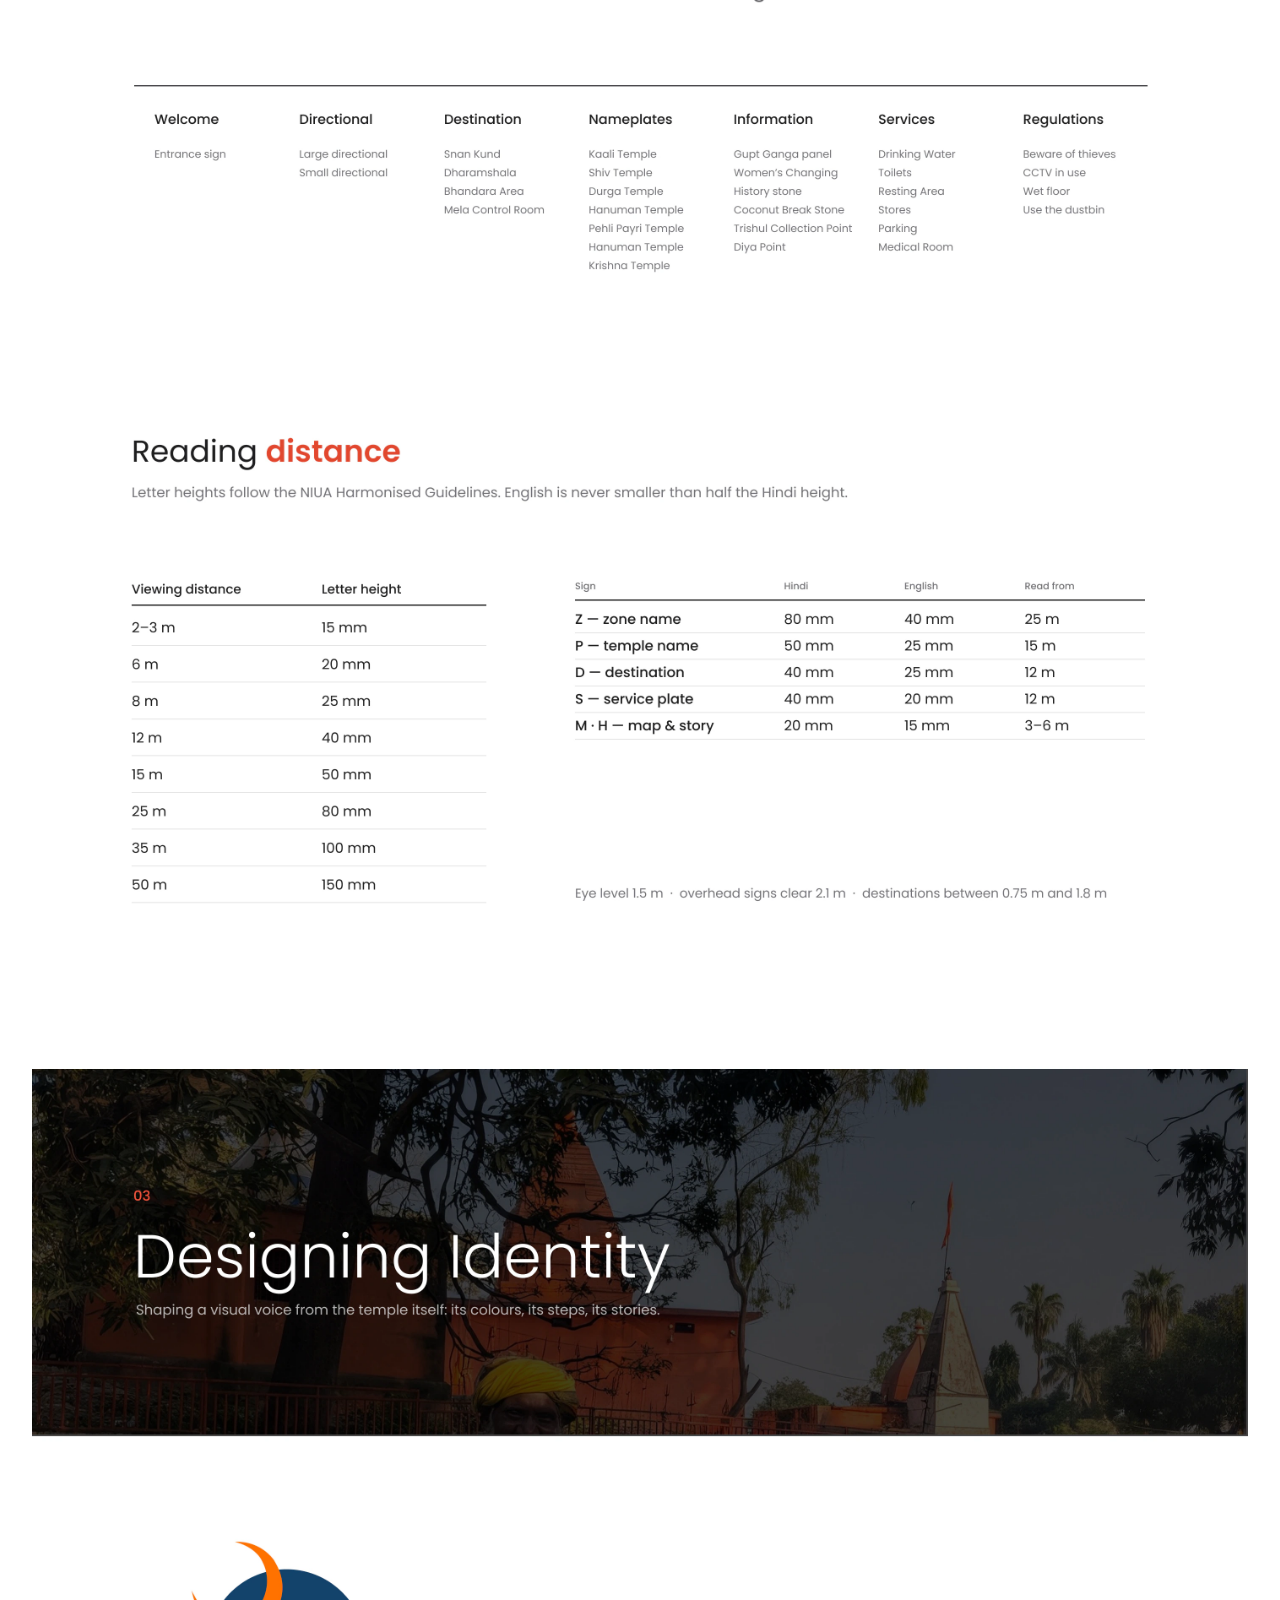
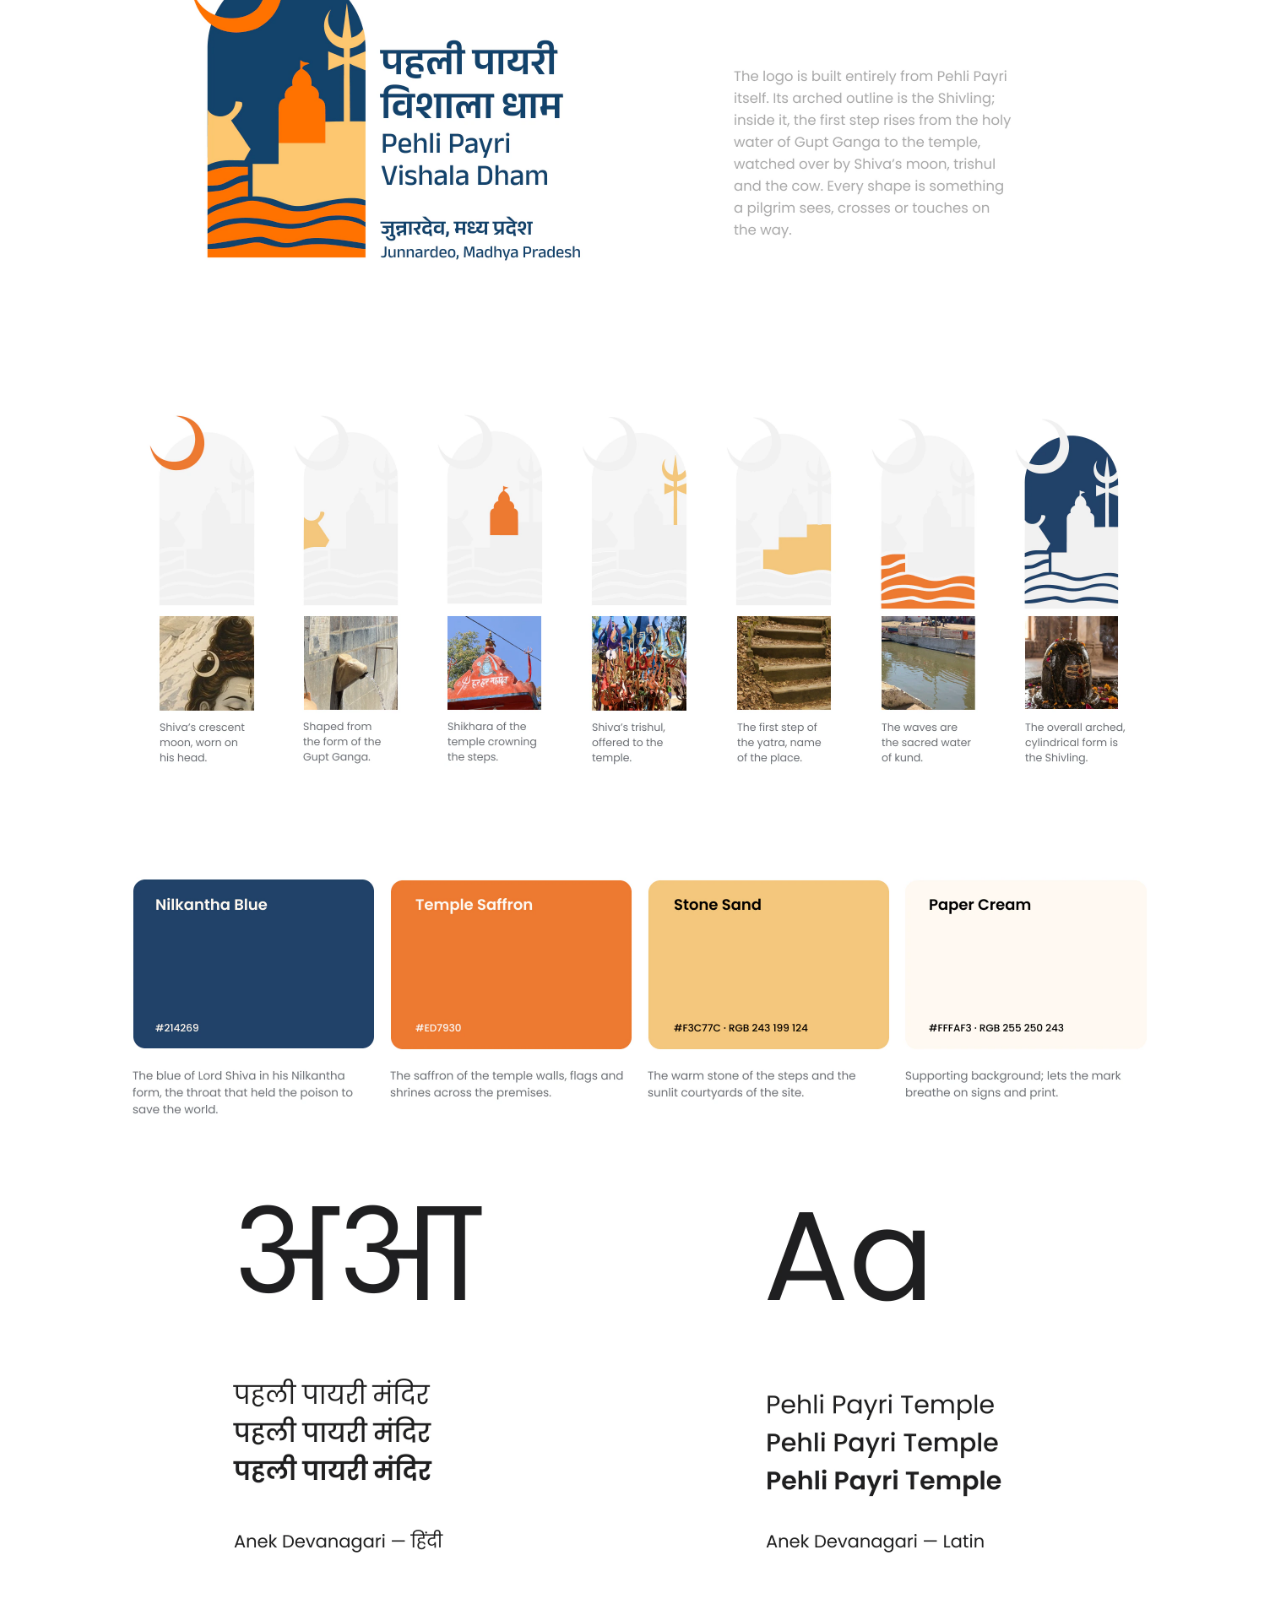
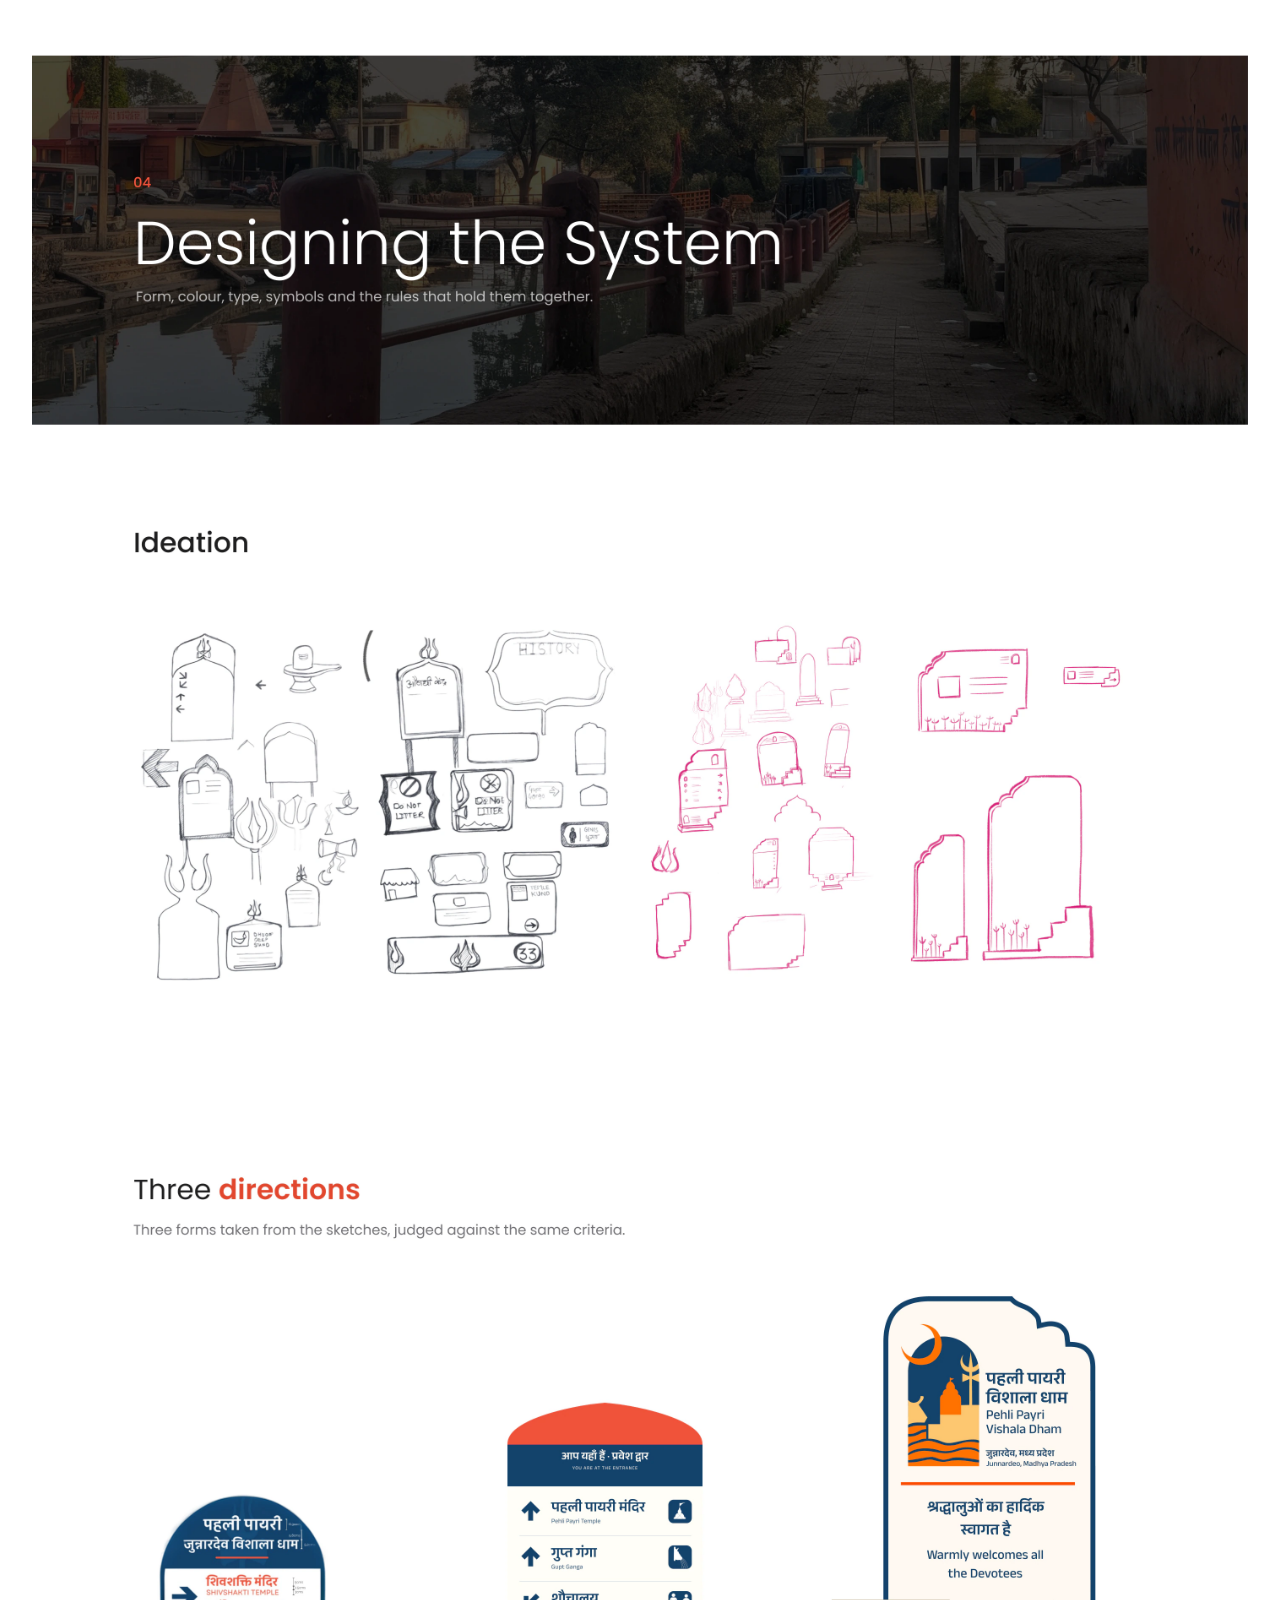
<file: projects/pehli-payri.html>
<!doctype html>
<html lang="en">
<head>
<meta charset="utf-8">
<meta name="viewport" content="width=device-width, initial-scale=1">
<link rel="icon" href="../favicon.svg" type="image/svg+xml">
<link rel="icon" href="../favicon-48.png" type="image/png" sizes="48x48">
<link rel="apple-touch-icon" href="../apple-touch-icon.png">
<title>Pehli Payri — Rajat Chaple</title>
<link rel="preconnect" href="https://fonts.googleapis.com">
<link href="https://fonts.googleapis.com/css2?family=Inter:wght@500;600&display=swap" rel="stylesheet">
<style>
  *{box-sizing:border-box;margin:0}
  html{background:#fff}
  body{background:#fff;font-family:Inter,system-ui,sans-serif;-webkit-font-smoothing:antialiased}
  /* the long scroll is a 1440px desktop artboard: keep its proportions and only scale it to the window, never reflow it */
  .scroll{width:min(1312px,100% - 64px);margin:96px auto 120px;border-radius:24px;overflow:hidden;line-height:0}
  .scroll img{display:block;width:100%;height:auto}
  .back{position:fixed;top:20px;left:50%;translate:-50% 0;z-index:5;display:flex;align-items:center;gap:8px;
    padding:10px 18px 10px 14px;border-radius:999px;background:#141416;color:#fff;font:500 14px/1 Inter,sans-serif;text-decoration:none;
    box-shadow:0 6px 20px rgba(0,0,0,.18);transition:transform .2s}
  .back:hover{transform:translateY(-1px)}
  .back svg{width:16px;height:16px}
  @media(max-width:700px){ .scroll{width:calc(100% - 32px);margin-top:76px;border-radius:14px} }
</style>
</head>
<body>
<a class="back" href="../index.html#work"><svg viewBox="0 0 24 24" fill="none" stroke="currentColor" stroke-width="2.2" stroke-linecap="round" stroke-linejoin="round"><path d="M19 12H5M11 6l-6 6 6 6"/></svg>Back to work</a>
<main class="scroll" aria-label="Pehli Payri — wayfinding and identity system">
  <img src="pehli-payri/00.webp" width="2880" height="4080" alt="Pehli Payri — wayfinding and identity system for Junnardeo Vishala Dham">
  <img src="pehli-payri/01.webp" width="2880" height="4080" alt="">
  <img src="pehli-payri/02.webp" width="2880" height="4080" alt="" loading="lazy">
  <img src="pehli-payri/03.webp" width="2880" height="4080" alt="" loading="lazy">
  <img src="pehli-payri/04.webp" width="2880" height="4080" alt="" loading="lazy">
  <img src="pehli-payri/05.webp" width="2880" height="4080" alt="" loading="lazy">
  <img src="pehli-payri/06.webp" width="2880" height="4080" alt="" loading="lazy">
  <img src="pehli-payri/07.webp" width="2880" height="4080" alt="" loading="lazy">
  <img src="pehli-payri/08.webp" width="2880" height="4080" alt="" loading="lazy">
  <img src="pehli-payri/09.webp" width="2880" height="4080" alt="" loading="lazy">
  <img src="pehli-payri/10.webp" width="2880" height="4080" alt="" loading="lazy">
  <img src="pehli-payri/11.webp" width="2880" height="4080" alt="" loading="lazy">
  <img src="pehli-payri/12.webp" width="2880" height="4080" alt="" loading="lazy">
  <img src="pehli-payri/13.webp" width="2880" height="4080" alt="" loading="lazy">
  <img src="pehli-payri/14.webp" width="2880" height="4080" alt="" loading="lazy">
  <img src="pehli-payri/15.webp" width="2880" height="4080" alt="" loading="lazy">
  <img src="pehli-payri/16.webp" width="2880" height="4080" alt="" loading="lazy">
  <img src="pehli-payri/17.webp" width="2880" height="992" alt="" loading="lazy">
</main>
<script>window.SECTIONS={"h": 35176, "list": [[0, "Introduction"], [1810, "Context"], [3613, "When the crowds come"], [4594, "Process"], [5360, "On-site research"], [8117, "Primary research"], [10657, "A pilgrim's journey"], [12088, "Strategising wayfinding"], [14415, "Designing identity"], [17005, "Designing the system"], [20662, "Sign family"], [27235, "3D renders"], [29562, "Temporary mela kit"], [31103, "Visualising in spaces"]]};</script>
<script src="sections.js"></script>
<script src="next.js?v=3"></script>
</body>
</html>
</file>
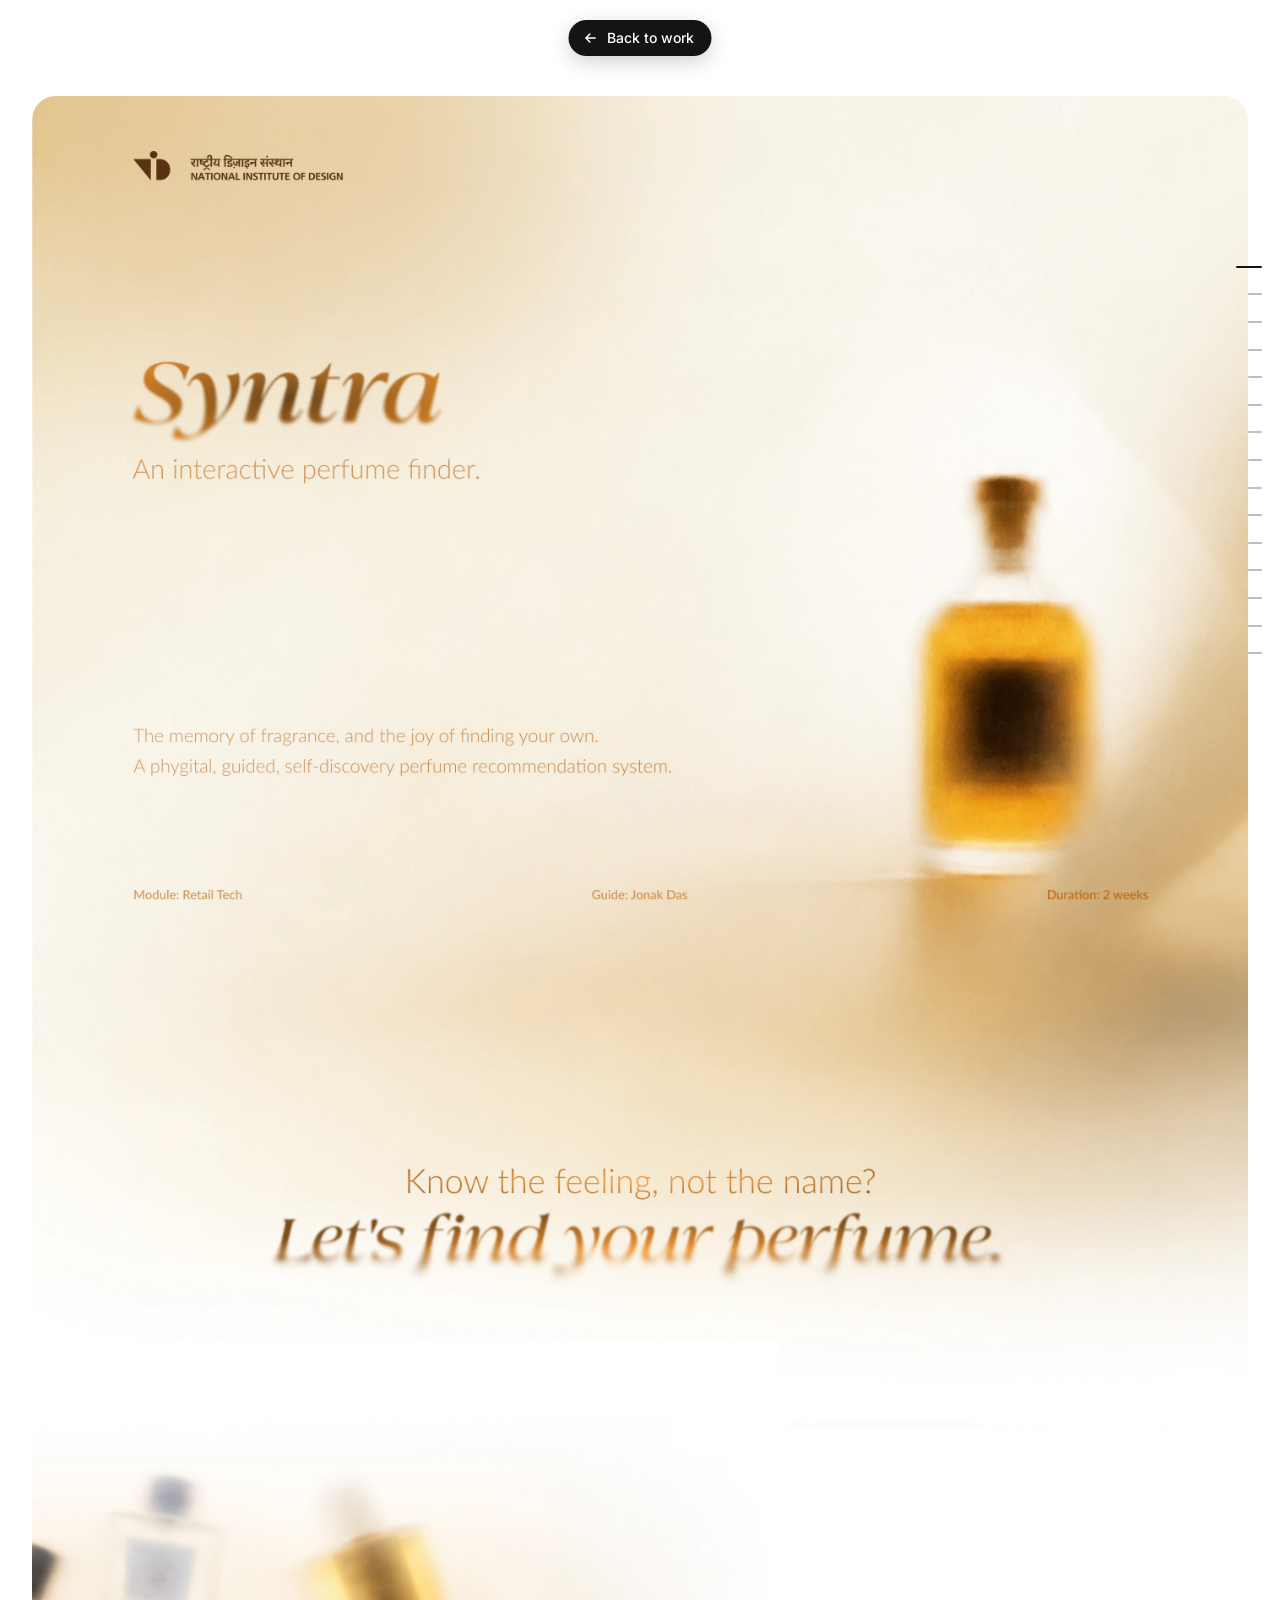
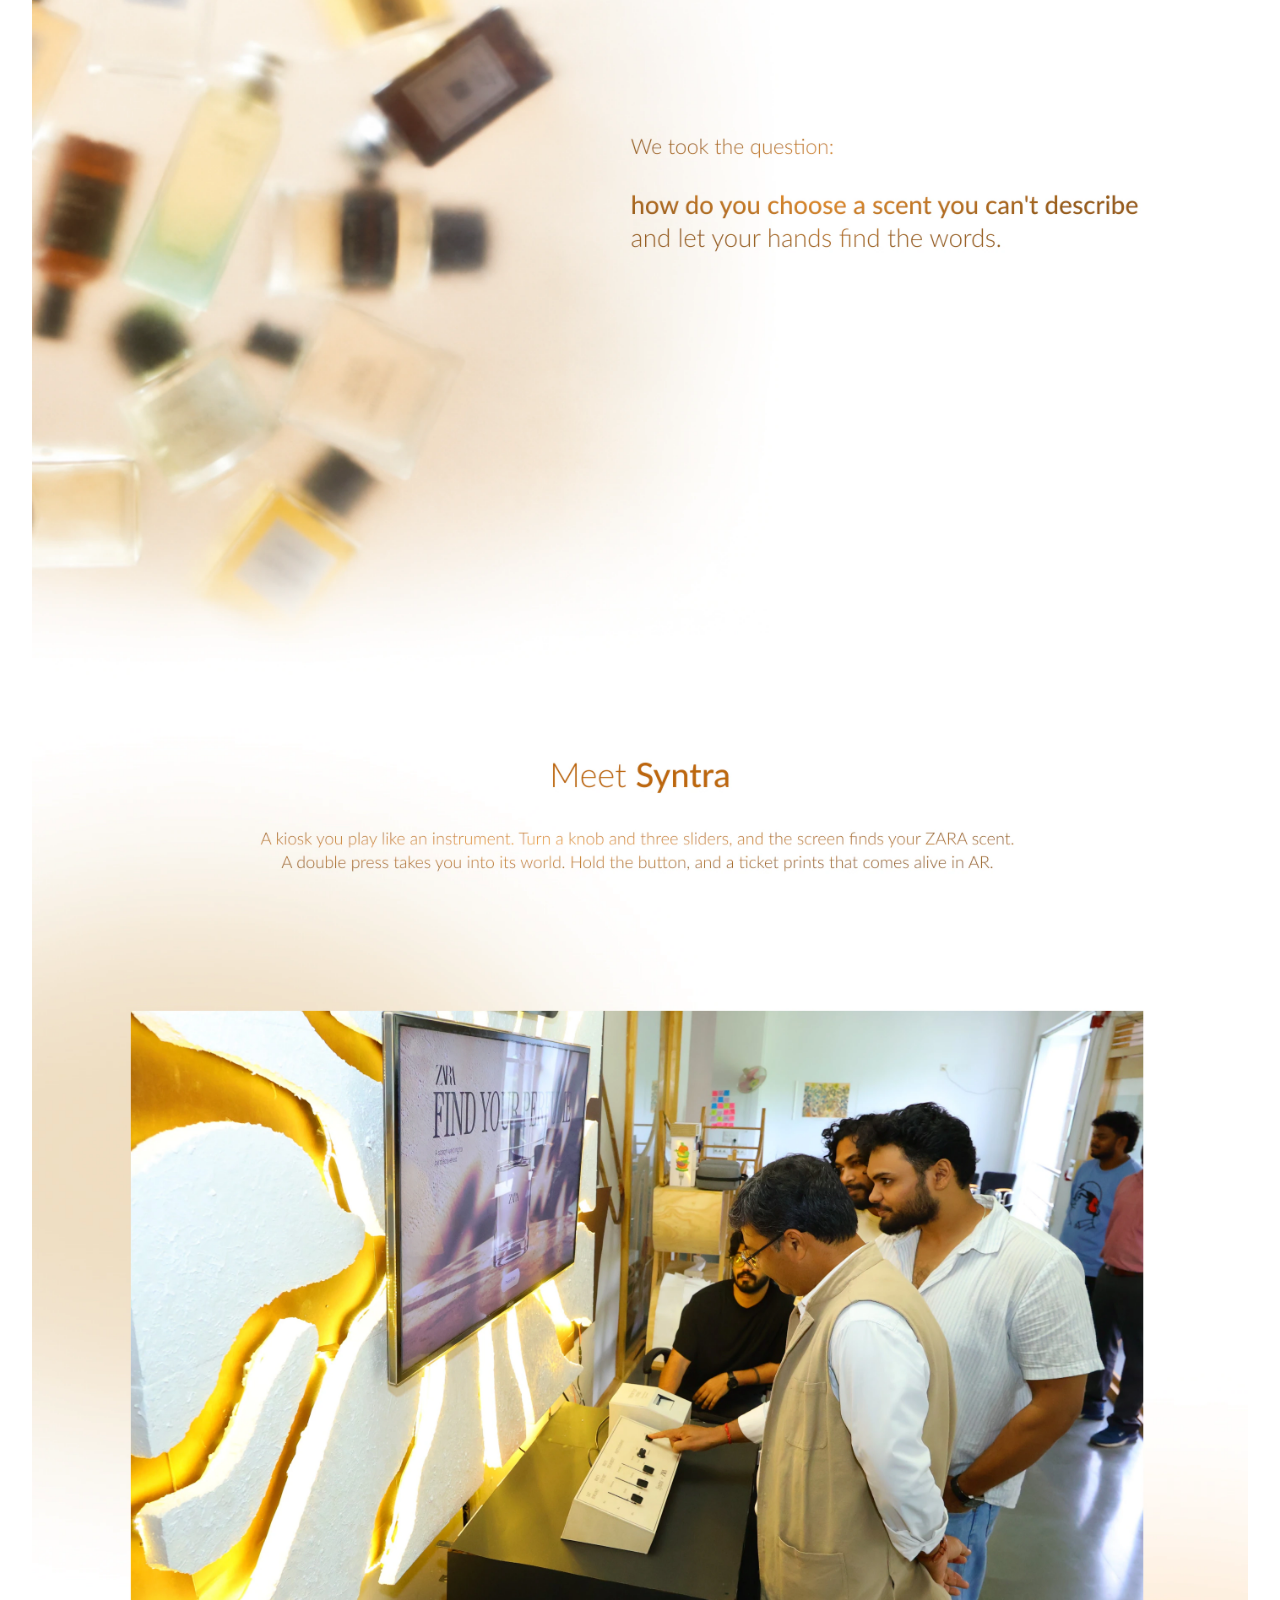
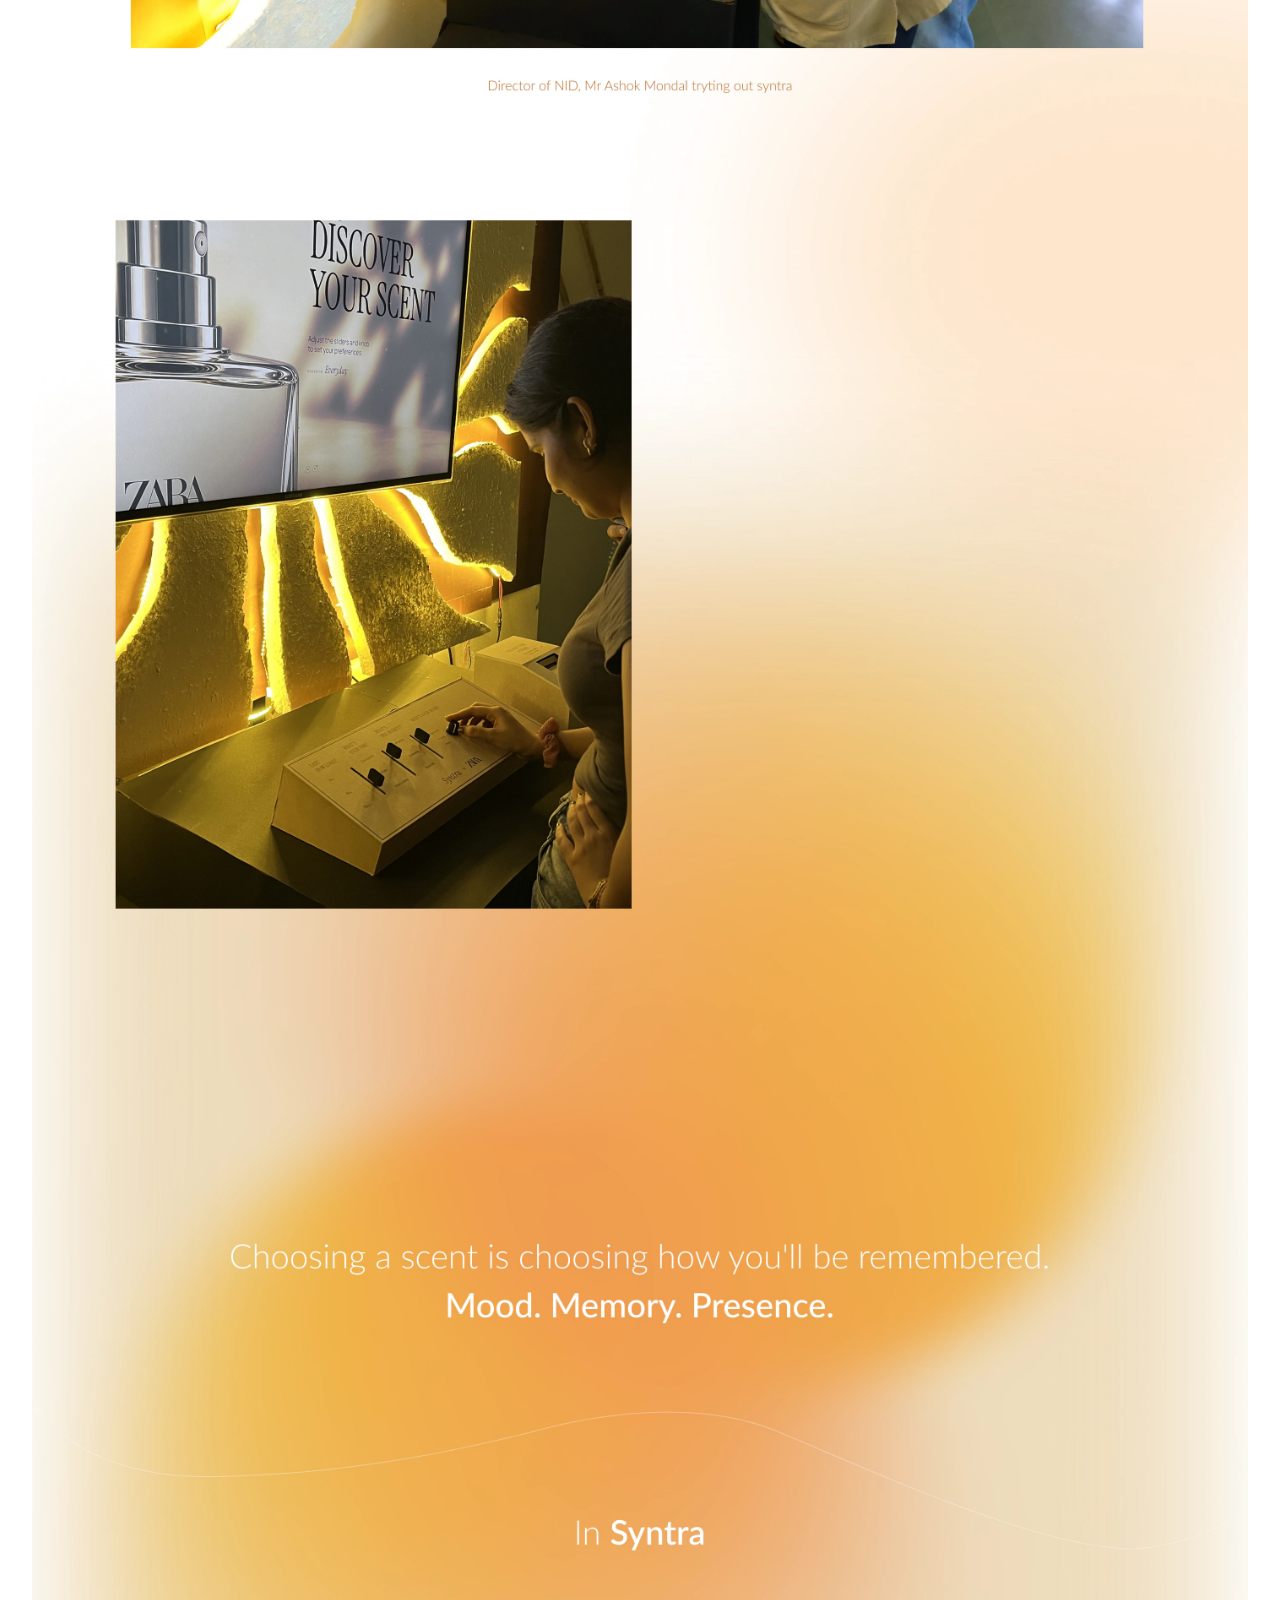
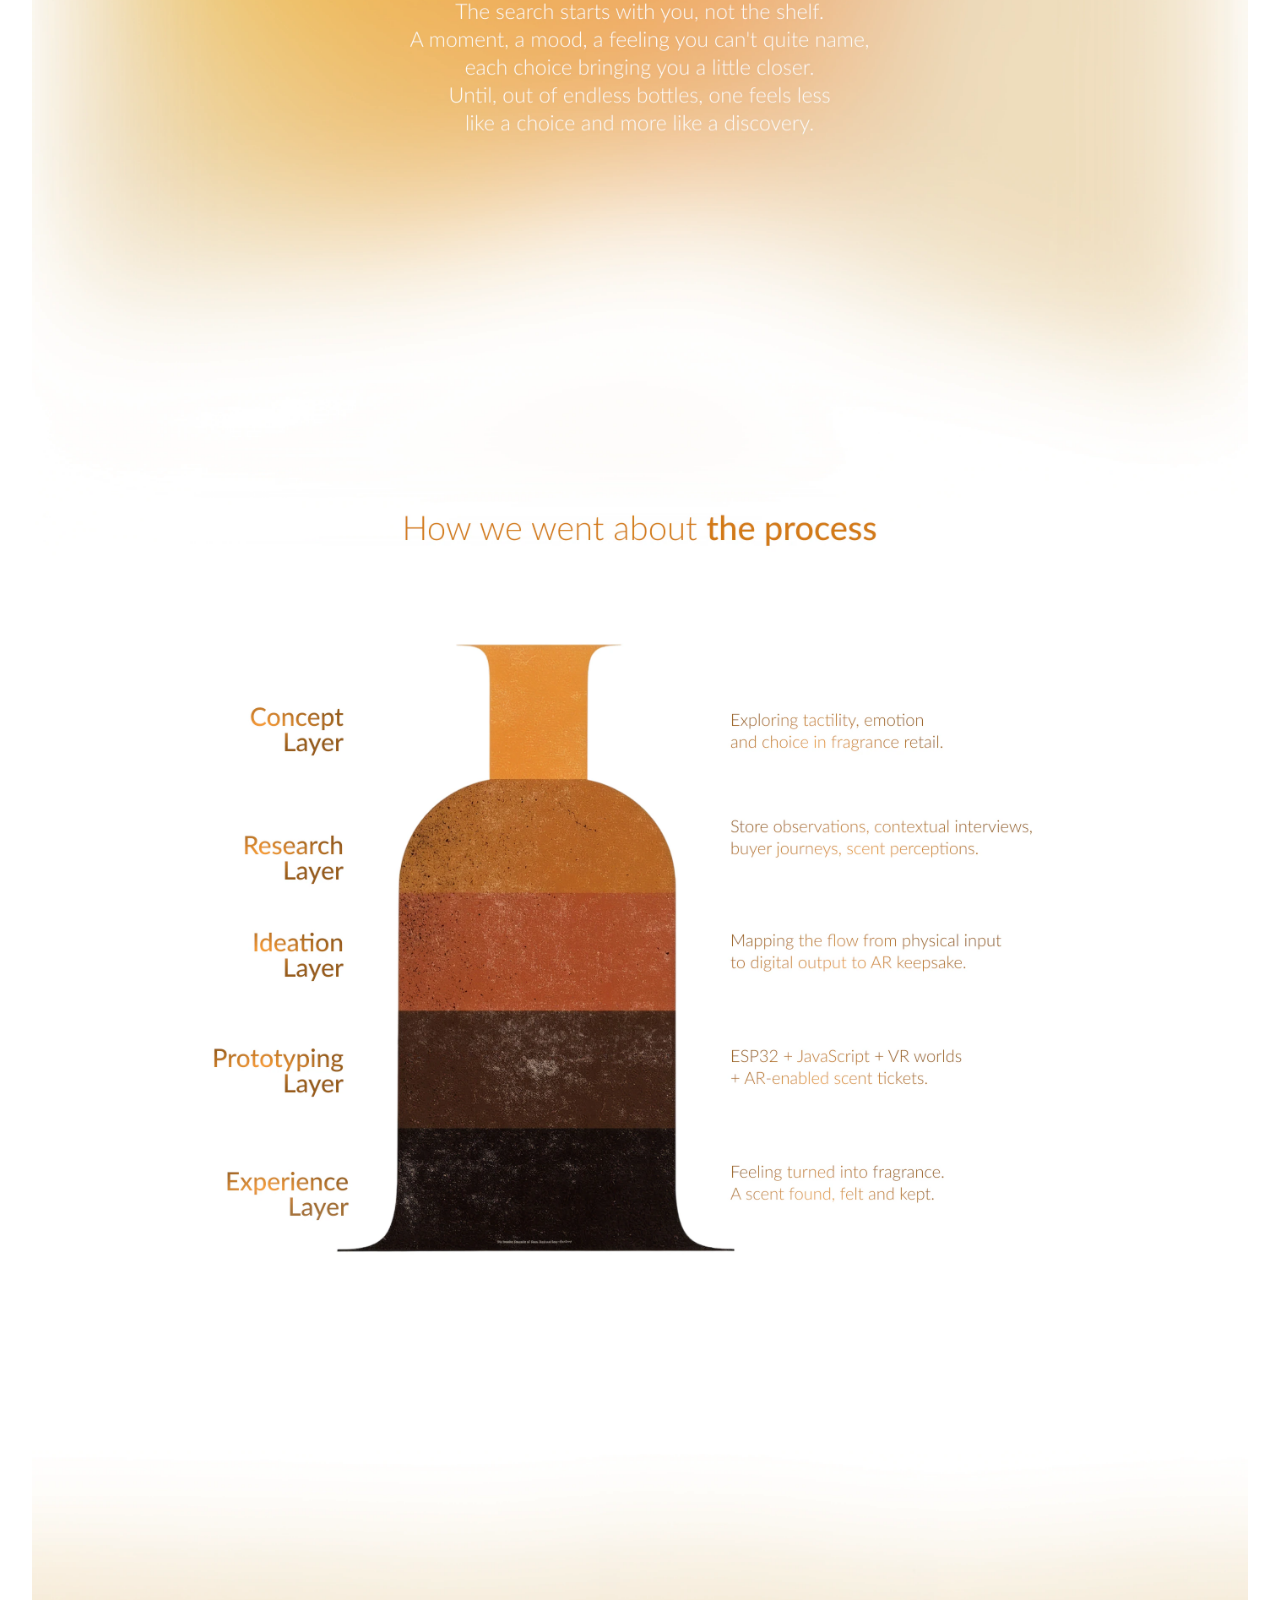
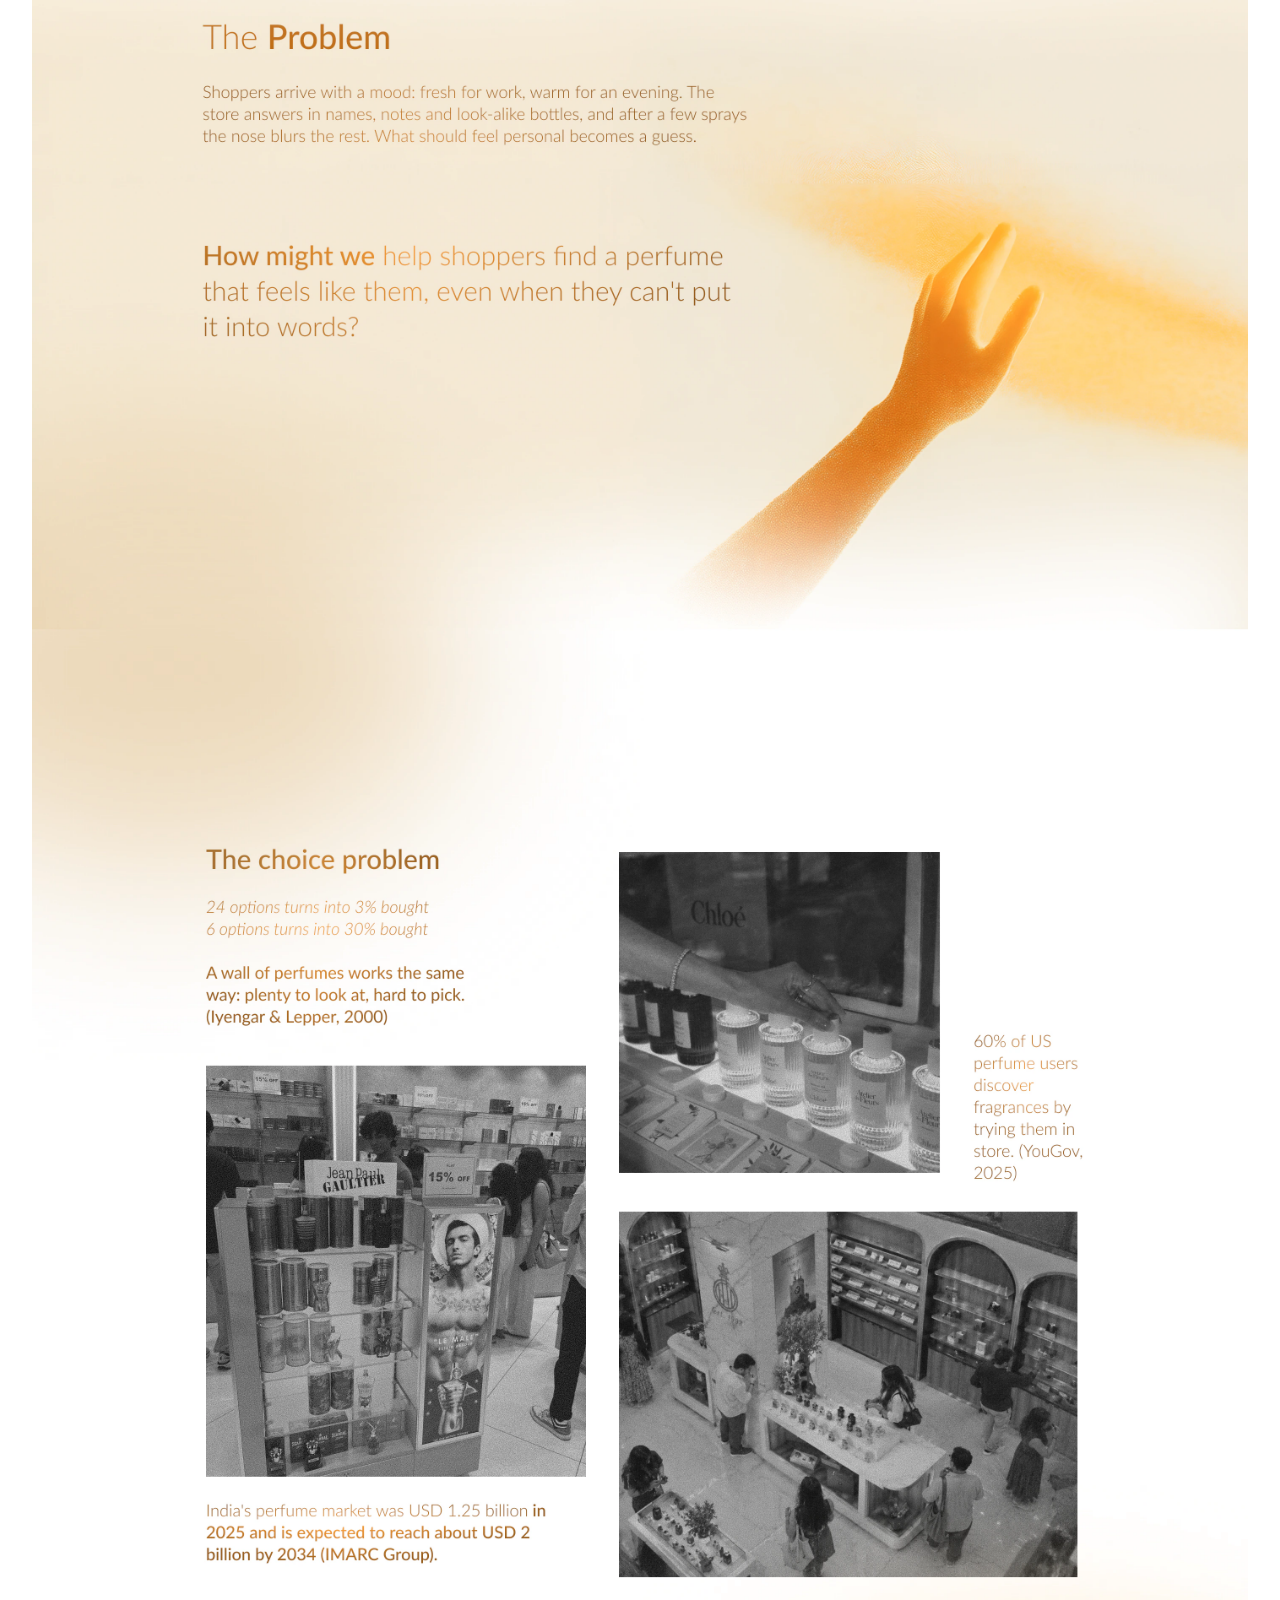
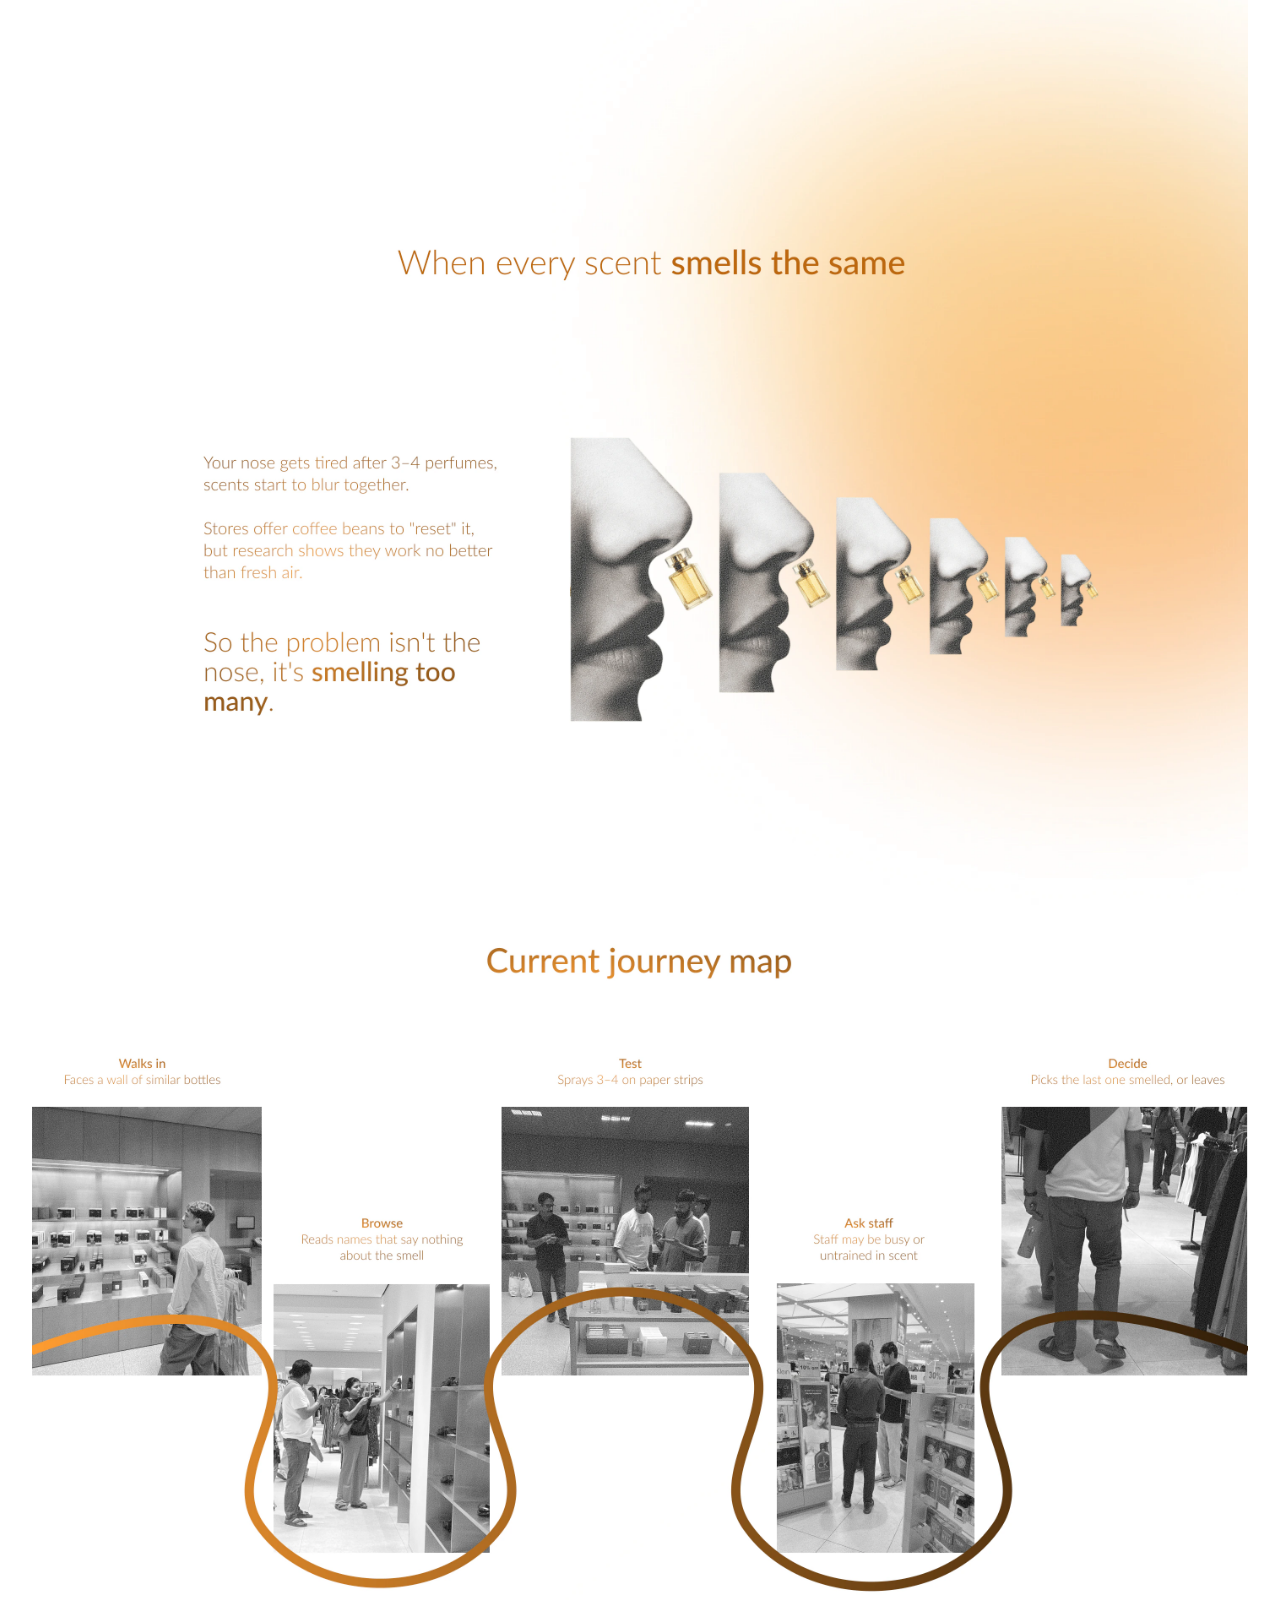
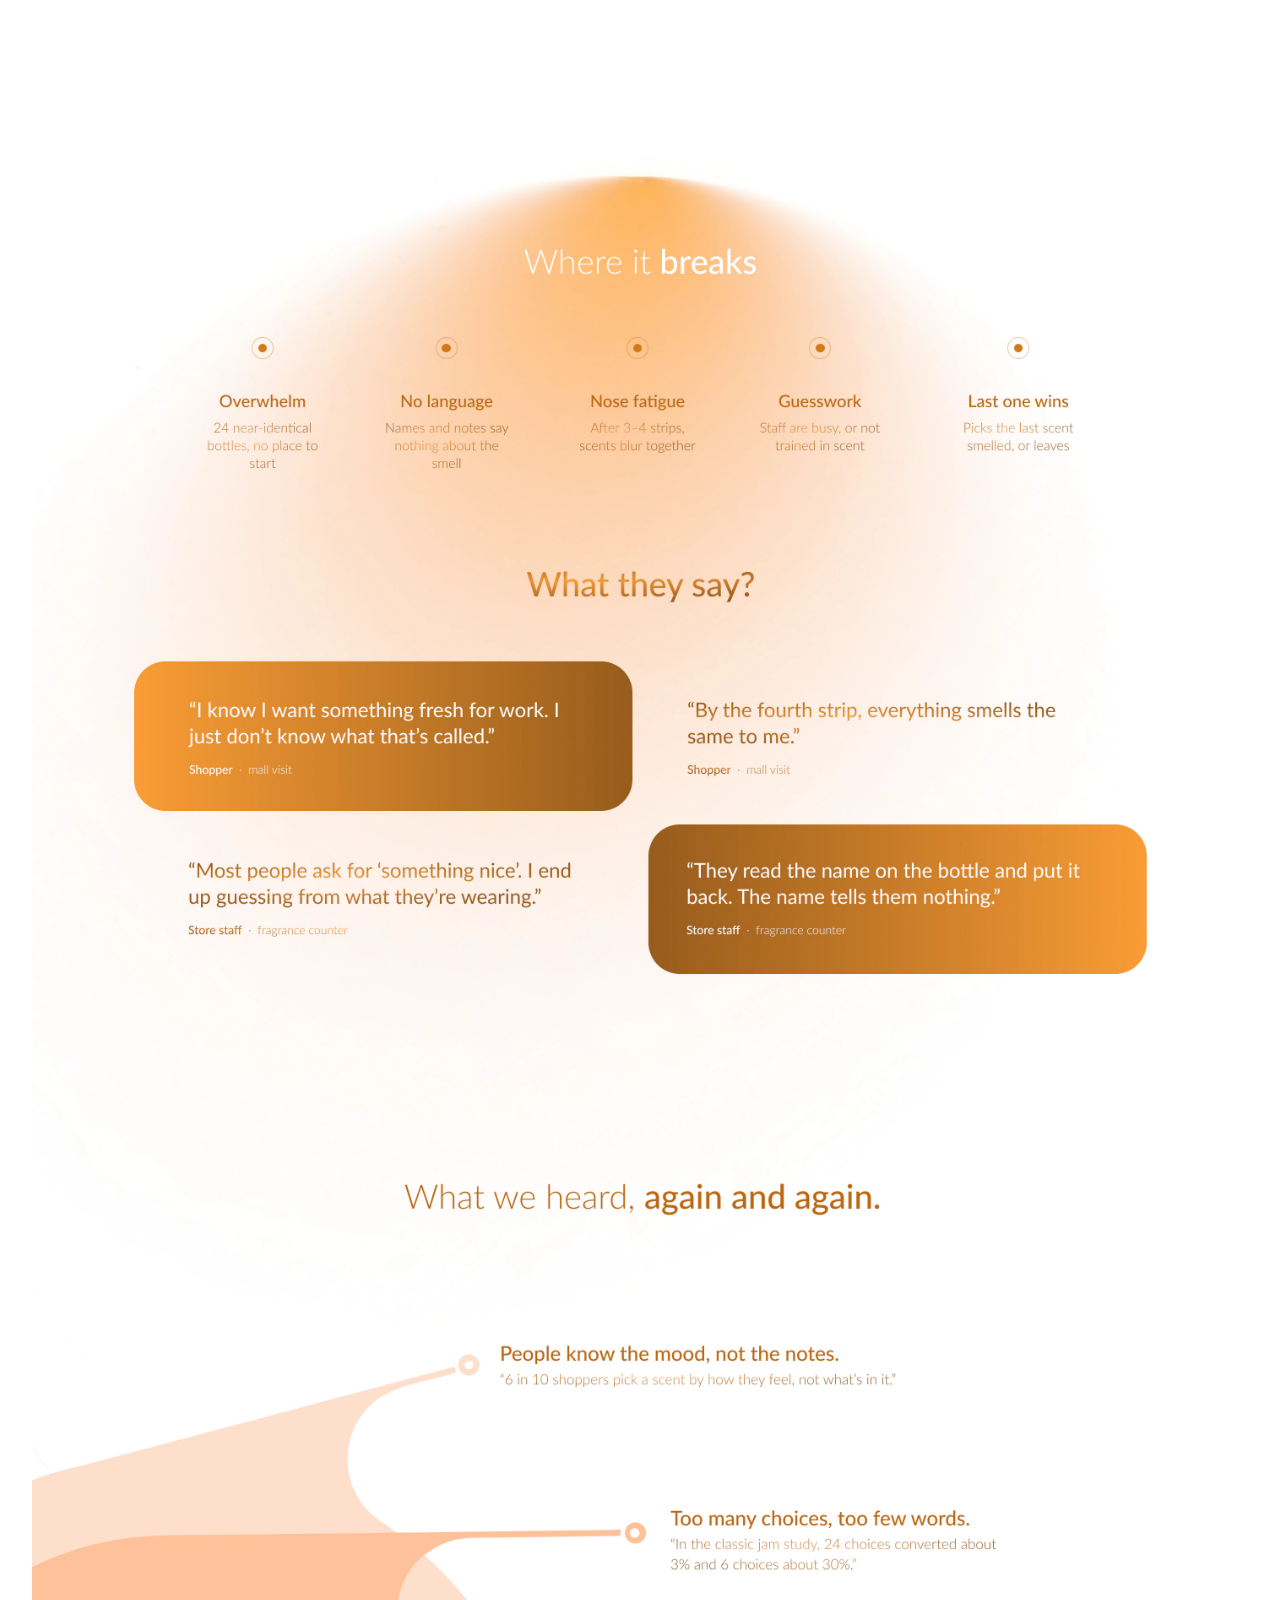
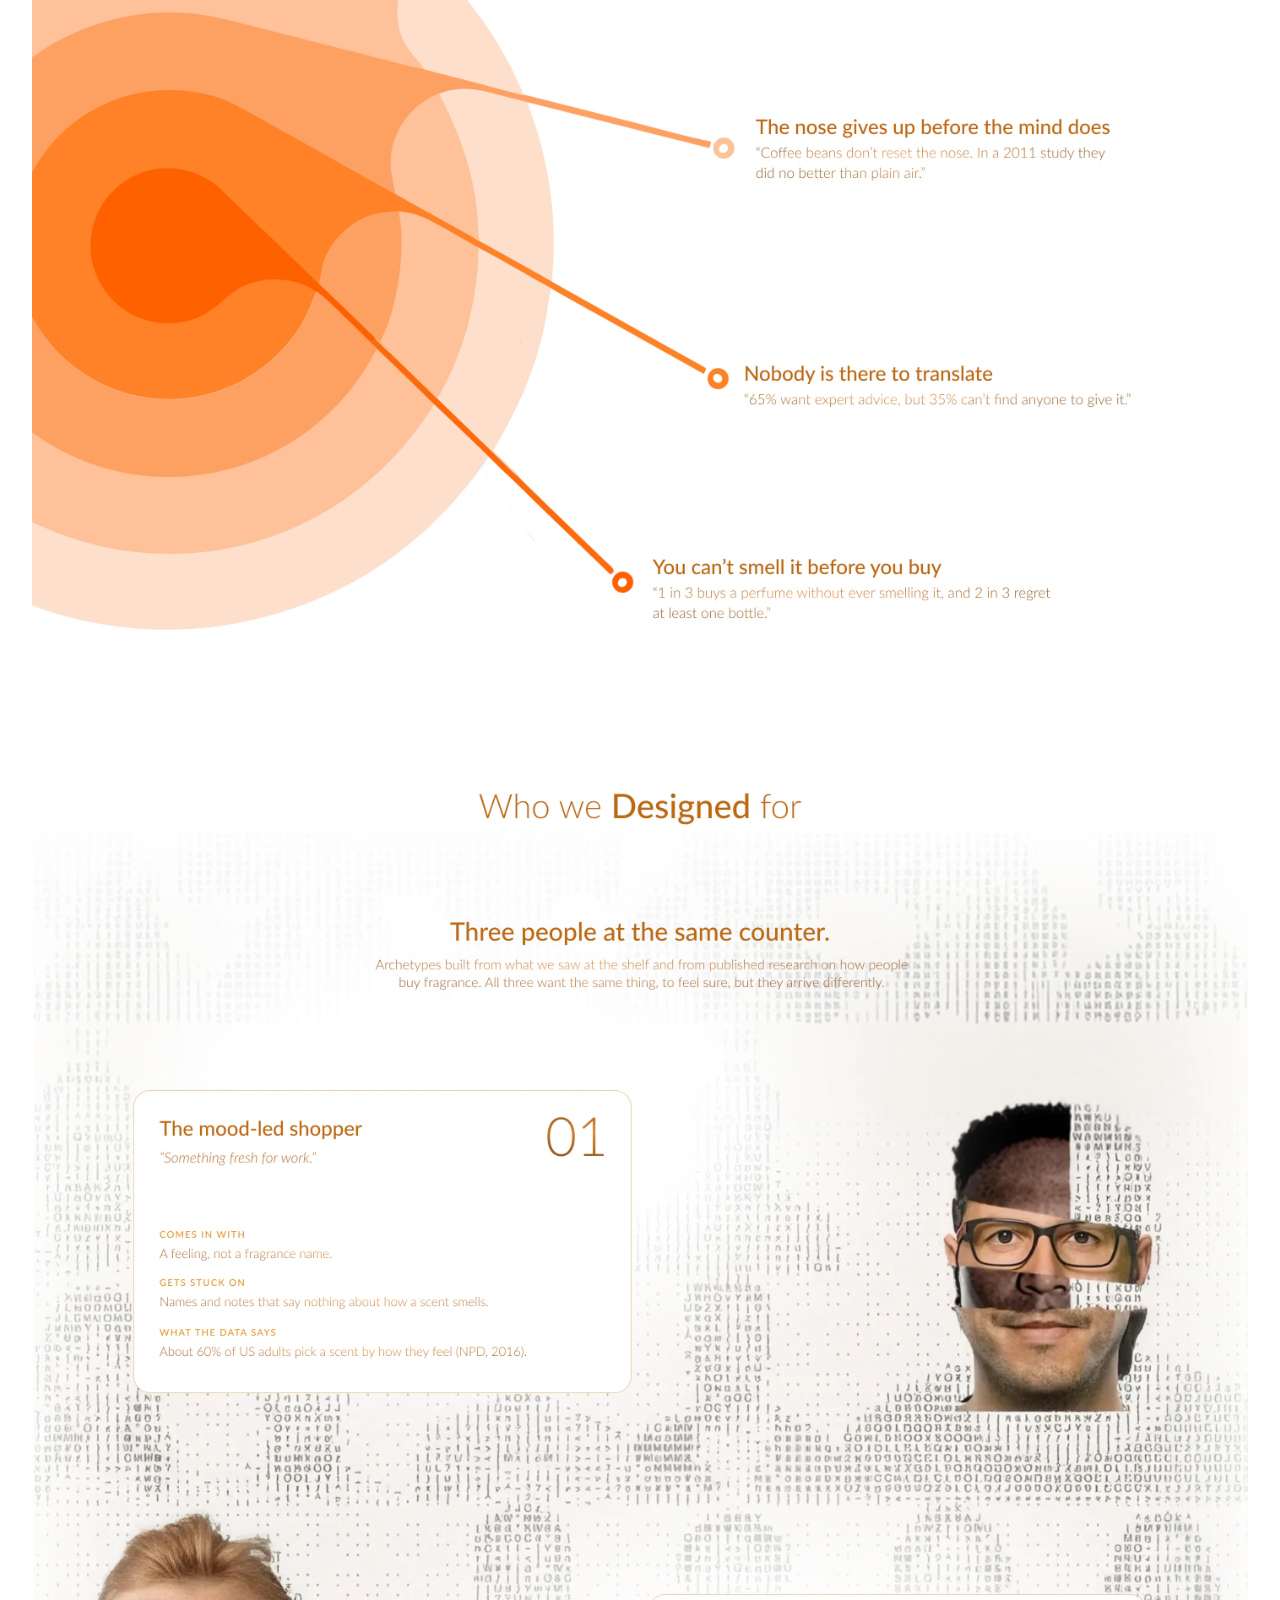
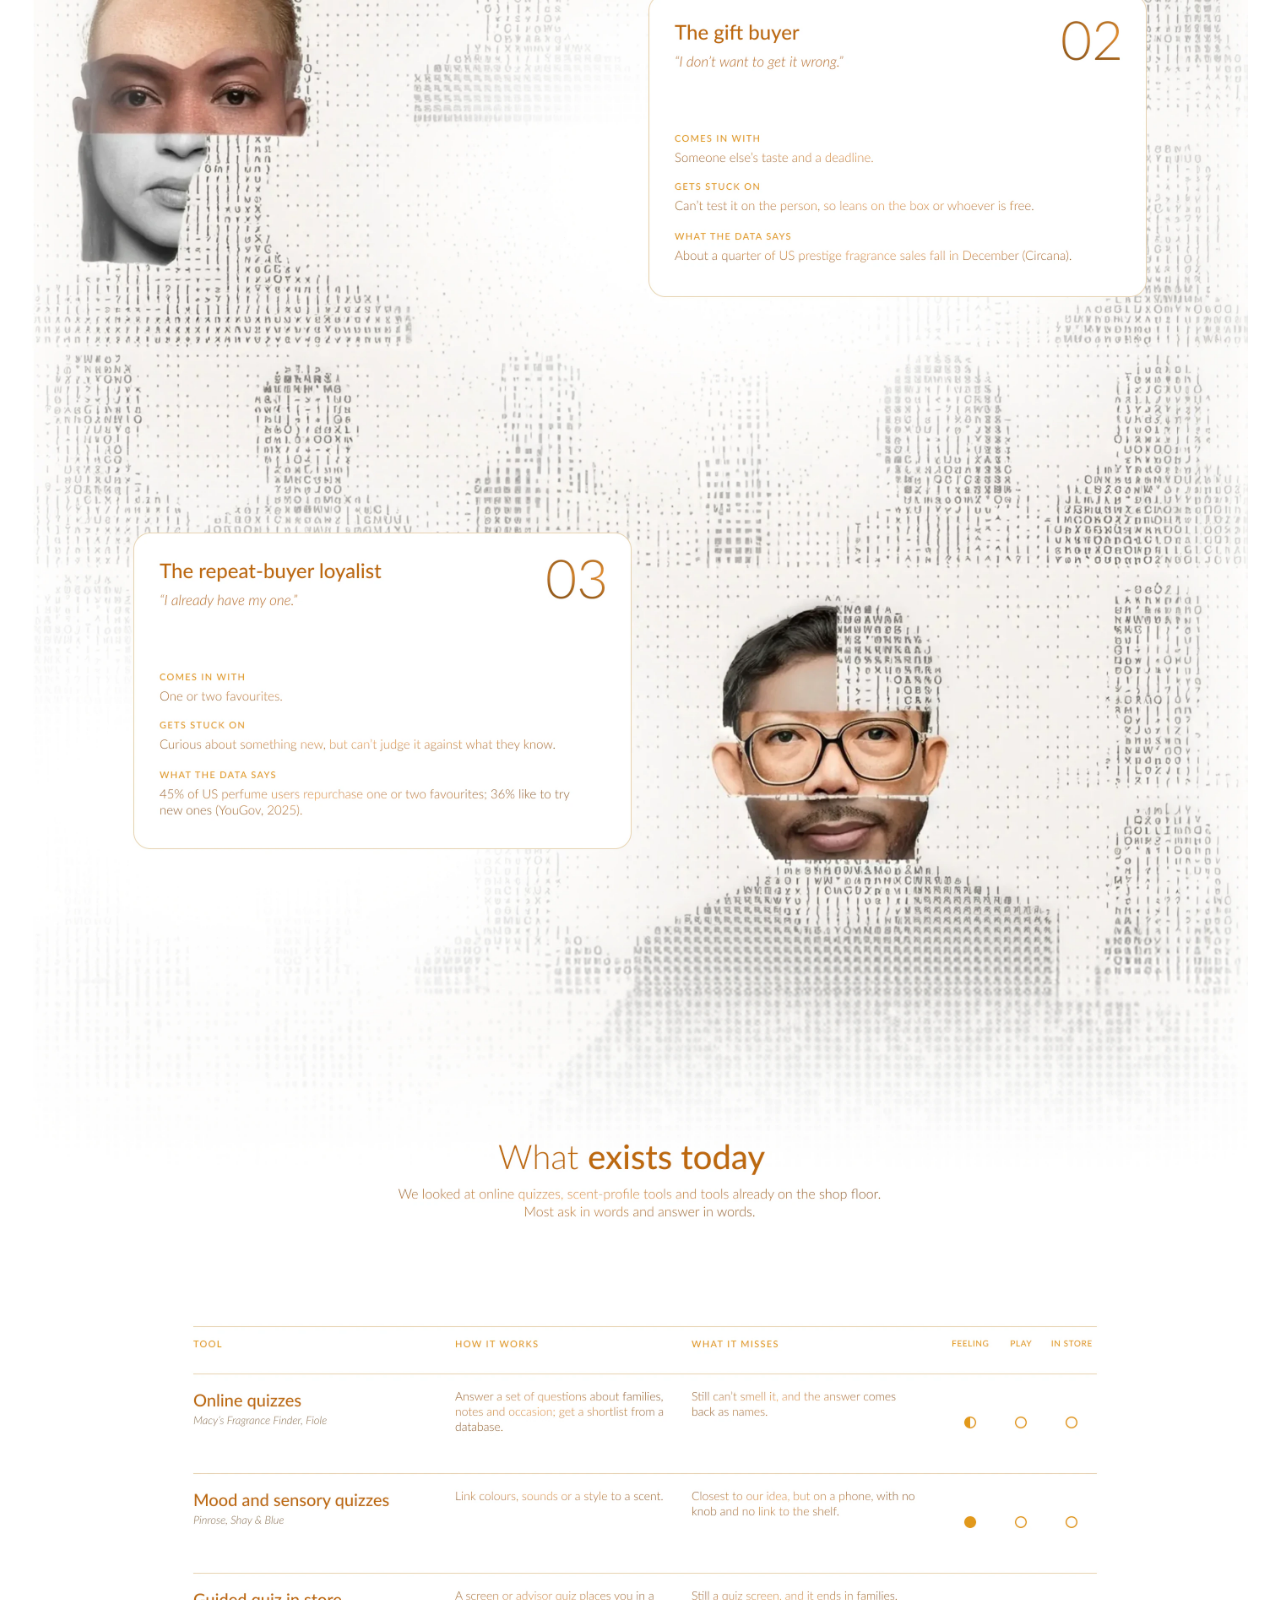
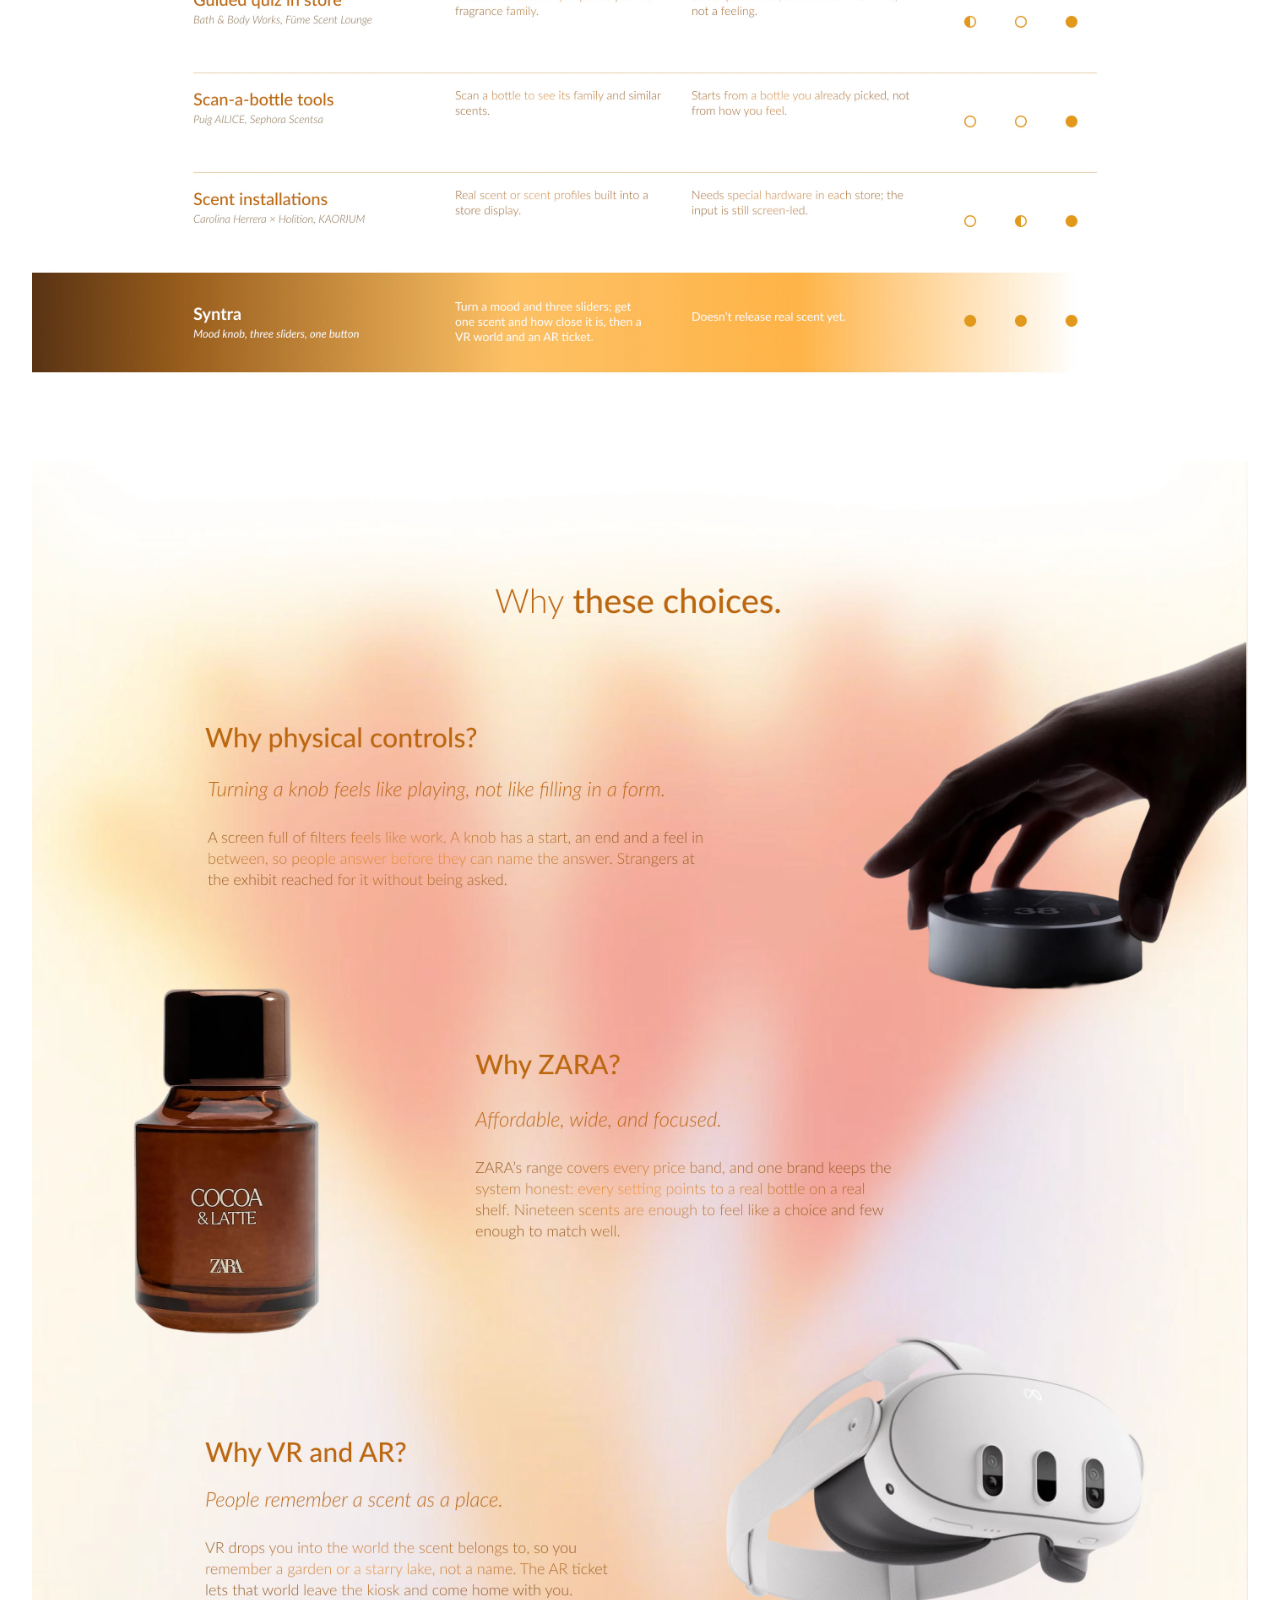
<file: projects/syntra.html>
<!doctype html>
<html lang="en">
<head>
<meta charset="utf-8">
<meta name="viewport" content="width=device-width, initial-scale=1">
<link rel="icon" href="../favicon.svg" type="image/svg+xml">
<link rel="icon" href="../favicon-48.png" type="image/png" sizes="48x48">
<link rel="apple-touch-icon" href="../apple-touch-icon.png">
<title>Syntra — Rajat Chaple</title>
<link rel="preconnect" href="https://fonts.googleapis.com">
<link href="https://fonts.googleapis.com/css2?family=Inter:wght@500;600&display=swap" rel="stylesheet">
<style>
  *{box-sizing:border-box;margin:0}
  html{background:#fff}
  body{background:#fff;font-family:Inter,system-ui,sans-serif;-webkit-font-smoothing:antialiased}
  /* the long scroll is a 1440px desktop artboard: keep its proportions and only scale it to the window, never reflow it */
  .scroll{width:min(1312px,100% - 64px);margin:96px auto 120px;border-radius:24px;overflow:hidden;line-height:0}
  .scroll img{display:block;width:100%;height:auto}
  .back{position:fixed;top:20px;left:50%;translate:-50% 0;z-index:5;display:flex;align-items:center;gap:8px;
    padding:10px 18px 10px 14px;border-radius:999px;background:#141416;color:#fff;font:500 14px/1 Inter,sans-serif;text-decoration:none;
    box-shadow:0 6px 20px rgba(0,0,0,.18);transition:transform .2s}
  .back:hover{transform:translateY(-1px)}
  .back svg{width:16px;height:16px}
  @media(max-width:700px){ .scroll{width:calc(100% - 32px);margin-top:76px;border-radius:14px} }
</style>
</head>
<body>
<a class="back" href="../index.html#work"><svg viewBox="0 0 24 24" fill="none" stroke="currentColor" stroke-width="2.2" stroke-linecap="round" stroke-linejoin="round"><path d="M19 12H5M11 6l-6 6 6 6"/></svg>Back to work</a>
<main class="scroll" aria-label="Syntra — an interactive perfume finder">
  <img src="syntra/00.webp" width="2880" height="4080" alt="Syntra — an interactive perfume finder">
  <img src="syntra/01.webp" width="2880" height="4080" alt="">
  <img src="syntra/02.webp" width="2880" height="4080" alt="" loading="lazy">
  <img src="syntra/03.webp" width="2880" height="4080" alt="" loading="lazy">
  <img src="syntra/04.webp" width="2880" height="4080" alt="" loading="lazy">
  <img src="syntra/05.webp" width="2880" height="4080" alt="" loading="lazy">
  <img src="syntra/06.webp" width="2880" height="4080" alt="" loading="lazy">
  <img src="syntra/07.webp" width="2880" height="4080" alt="" loading="lazy">
  <img src="syntra/08.webp" width="2880" height="4080" alt="" loading="lazy">
  <img src="syntra/09.webp" width="2880" height="4080" alt="" loading="lazy">
  <img src="syntra/10.webp" width="2880" height="4080" alt="" loading="lazy">
  <img src="syntra/11.webp" width="2880" height="4080" alt="" loading="lazy">
  <img src="syntra/12.webp" width="2880" height="4080" alt="" loading="lazy">
  <img src="syntra/13.webp" width="2880" height="4080" alt="" loading="lazy">
  <img src="syntra/14.webp" width="2880" height="4080" alt="" loading="lazy">
  <img src="syntra/15.webp" width="2880" height="4080" alt="" loading="lazy">
  <img src="syntra/16.webp" width="2880" height="4080" alt="" loading="lazy">
  <img src="syntra/17.webp" width="2880" height="4080" alt="" loading="lazy">
  <img src="syntra/18.webp" width="2880" height="4080" alt="" loading="lazy">
  <img src="syntra/19.webp" width="2880" height="4080" alt="" loading="lazy">
  <img src="syntra/20.webp" width="2880" height="1238" alt="" loading="lazy">
</main>
<script>window.SECTIONS={"h": 41419, "list": [[0, "Introduction"], [2674, "Meet Syntra"], [6169, "Process"], [7482, "The problem"], [11920, "User research"], [14079, "Who we designed for"], [16388, "What exists today"], [17626, "Design decisions"], [19143, "How it works"], [22897, "Building it"], [28037, "The screen"], [30800, "Step inside the scent"], [35142, "The AR ticket"], [36525, "User testing"], [39051, "What we carry forward"]]};</script>
<script src="sections.js"></script>
<script src="next.js?v=3"></script>
</body>
</html>
</file>
<file: garden/style.css>
:root{
  --cream:#F9F0DC; --ink:#1F2A33; --green:#3E5A2E; --green-2:#3E7B3A; --line:#D6D9CF;
  --hand:'Gochi Hand','Patrick Hand','Comic Sans MS',cursive;
}
*{box-sizing:border-box;margin:0;padding:0}
html,body{min-height:100%}
body{background:var(--cream);color:var(--ink);font-family:var(--hand);-webkit-font-smoothing:antialiased;overflow-x:hidden}
button{font:inherit;color:inherit;background:none;border:0;cursor:pointer}
a{color:inherit;text-decoration:none}

.title{text-align:center;color:var(--green);font-weight:400;font-size:clamp(30px,4.4vw,46px);letter-spacing:.02em;padding:28px 20px 0}

/* ---------- layout ---------- */
.layout{display:flex;align-items:center;justify-content:center;gap:clamp(24px,5vw,72px);padding:12px 24px 110px;max-width:1200px;margin:0 auto}
.island-wrap{flex:1 1 640px;max-width:720px}

/* ---------- island ---------- */
.island{position:relative;width:100%;aspect-ratio:1200/896;animation:bob 3s ease-in-out infinite}
.island-img{position:absolute;inset:0;width:100%;height:100%;display:block;user-select:none;-webkit-user-drag:none}
.empty{position:absolute;left:0;right:0;top:36%;text-align:center;font-size:clamp(18px,2.2vw,24px);color:#3E5A2E;pointer-events:none}
.island-art{position:absolute;inset:0;width:100%;height:100%;overflow:visible}
.flowers{position:absolute;inset:0}

@keyframes bob{0%,100%{transform:translateY(0)}50%{transform:translateY(-10px)}}

.flower{position:absolute;z-index:auto;width:120px;height:120px;transform:translate(-50%,-100%) scale(var(--s));transform-origin:center bottom;cursor:pointer}
.flower .grow{width:100%;height:100%;transform-origin:center bottom;animation:growIn .7s cubic-bezier(.34,1.4,.64,1) both}
.flower img{display:block;width:100%;height:100%;object-fit:contain;transform-origin:center bottom;transition:transform .3s ease-out,translate .3s ease-out;user-select:none;-webkit-user-drag:none}
.flower:hover img{transform:scale(1.25);translate:0 -8px}
.flower.new .grow{animation:plantIn .9s cubic-bezier(.34,1.5,.64,1) both}
@keyframes growIn{0%{transform:scale(.5)}50%{transform:scale(.95)}100%{transform:scale(1)}}
@keyframes plantIn{0%{transform:scale(0) rotate(-8deg)}60%{transform:scale(1.15) rotate(3deg)}100%{transform:scale(1) rotate(0)}}

/* ---------- drawing pad ---------- */
.pad-panel{flex:0 0 auto;display:flex;flex-direction:column;align-items:center;gap:12px}
.pad-ask{font-size:20px;letter-spacing:.02em}
.pad-row{display:flex;align-items:flex-start;gap:14px}
.swatches{display:flex;flex-direction:column;gap:10px;padding-top:4px}
.swatch{width:32px;height:32px;border-radius:50%;border:2px solid #D1D5DC;transition:transform .2s,box-shadow .2s,border-color .2s}
.swatch:hover{transform:scale(1.1)}
.swatch.on{border-color:var(--ink);transform:scale(1.1);box-shadow:0 4px 10px #0000002e}
.pad{position:relative;width:224px;height:224px}
#pad{width:224px;height:224px;border:4px dashed var(--ink);border-radius:6px;background:#fff;cursor:crosshair;touch-action:none;display:block}
.clear{position:absolute;top:8px;right:8px;width:32px;height:32px;border-radius:50%;font-size:20px;color:#4A5565;display:grid;place-items:center;transition:color .2s}
.clear:hover{color:#000}
.hint{min-height:20px;font-size:17px;color:var(--green-2)}
.plant{border:1.5px solid var(--green);color:var(--green);border-radius:999px;padding:4px 14px;font-size:20px;box-shadow:0 3px 8px #0000001f;transition:transform .2s}
.plant:hover{transform:scale(1.1)}
.plant.nope{animation:nope .4s}
@keyframes nope{20%,60%{translate:-6px 0}40%,80%{translate:6px 0}}
.sheet-close{display:none}

/* ---------- buttons on the page ---------- */
.gallery-link{position:fixed;right:24px;bottom:24px;border:1.5px solid var(--green);color:var(--green);background:var(--cream);border-radius:999px;padding:10px 18px;font-size:19px;box-shadow:0 3px 10px #0000001f;transition:transform .2s;z-index:5}
.gallery-link:hover{transform:scale(1.05)}
.draw-open{display:none}

/* ---------- phones: pad becomes a bottom sheet ---------- */
@media (max-width:767px){
  .layout{flex-direction:column;padding-bottom:150px}
  .island-wrap{width:100%}
  .flower{width:80px;height:80px}
  .draw-open{display:block;position:fixed;left:50%;bottom:84px;translate:-50% 0;background:var(--green);color:#fff;border-radius:999px;padding:12px 26px;font-size:20px;box-shadow:0 6px 16px #00000033;z-index:5;white-space:nowrap}
  .gallery-link{left:50%;right:auto;translate:-50% 0;bottom:24px;white-space:nowrap}
  .pad-panel{position:fixed;left:0;right:0;bottom:0;z-index:20;background:var(--cream);border-radius:22px 22px 0 0;box-shadow:0 -10px 30px #00000026;padding:22px 16px 30px;transform:translateY(105%);transition:transform .35s cubic-bezier(.2,.8,.2,1)}
  .pad-panel.open{transform:none}
  .sheet-close{display:block;position:absolute;top:12px;right:16px;font-size:20px;color:#4A5565}
  body.sheet-open::after{content:'';position:fixed;inset:0;background:#0000002e;z-index:15}
}
@media (prefers-reduced-motion:reduce){
  .island,.flower .grow,.flower.new .grow{animation:none}
}

/* ---------- gallery ---------- */
.g-head{display:flex;align-items:flex-start;justify-content:space-between;gap:16px;padding:28px clamp(16px,3vw,32px) 0;flex-wrap:wrap}
.g-title{color:var(--green);font-weight:400;font-size:clamp(28px,4vw,40px)}
.g-count{font-size:16px;color:#4A5565;margin-top:2px}
.back{border:1.5px solid var(--green);color:var(--green);border-radius:999px;padding:8px 16px;font-size:18px;white-space:nowrap}
.back:hover{background:#2E5E2E10}
.g-grid{display:flex;flex-wrap:wrap;gap:16px;padding:28px clamp(16px,3vw,32px)}
.tile{width:56px;height:56px;border-radius:8px;overflow:hidden;cursor:pointer;animation:growIn .5s ease-out both;transform-origin:center bottom}
.tile img{width:100%;height:100%;object-fit:contain;transition:transform .3s}
.tile:hover img{transform:scale(1.1)}
.g-empty{padding:40px;text-align:center;font-size:20px;color:#4A5565}
.pager{display:flex;align-items:center;justify-content:center;gap:18px;padding:8px 16px 48px;font-size:18px}
.pager button{border:1.5px solid var(--green);color:var(--green);border-radius:999px;padding:6px 14px}
.pager button:disabled{opacity:.35;cursor:default}
.zoom{position:fixed;inset:0;background:#1F2A33aa;display:grid;place-items:center;z-index:30;cursor:zoom-out}
.zoom img{width:min(320px,80vw);height:min(320px,80vw);object-fit:contain;background:var(--cream);border-radius:20px;padding:24px;animation:growIn .35s ease-out both}
</file>
